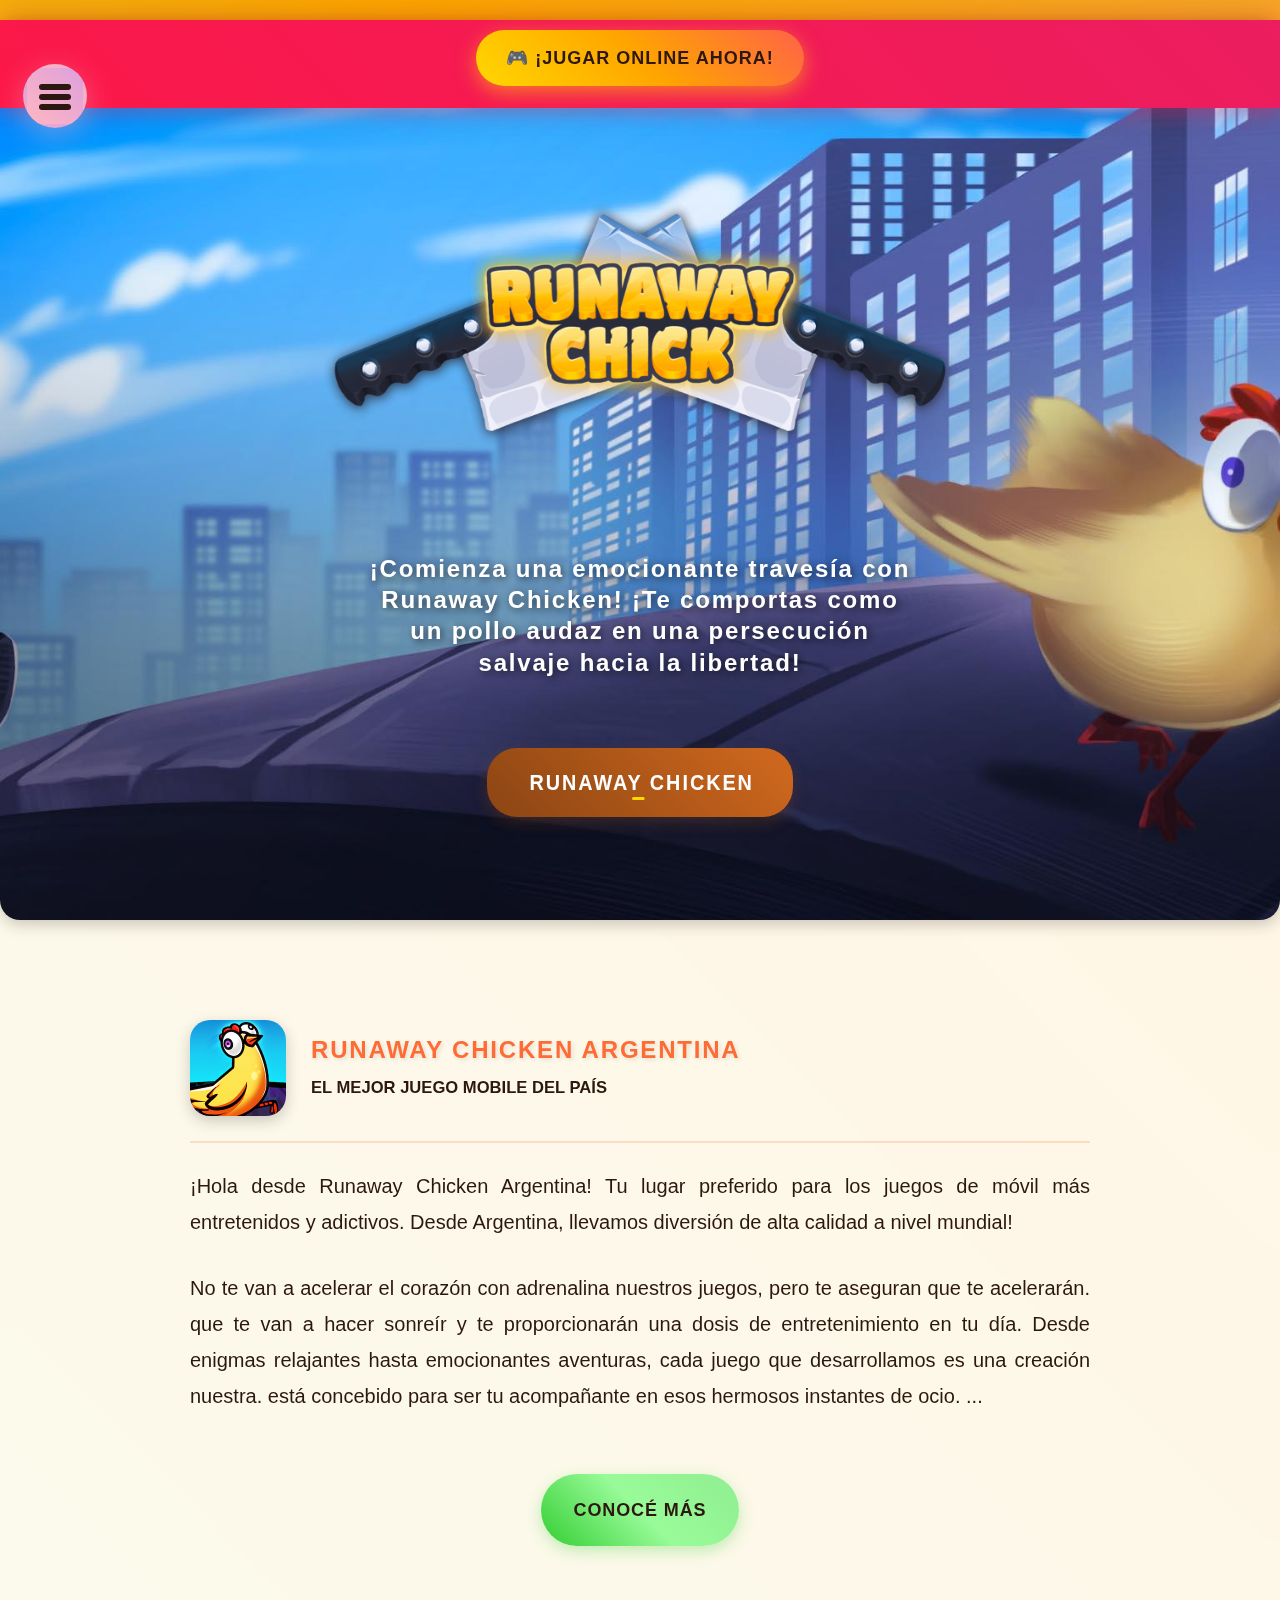
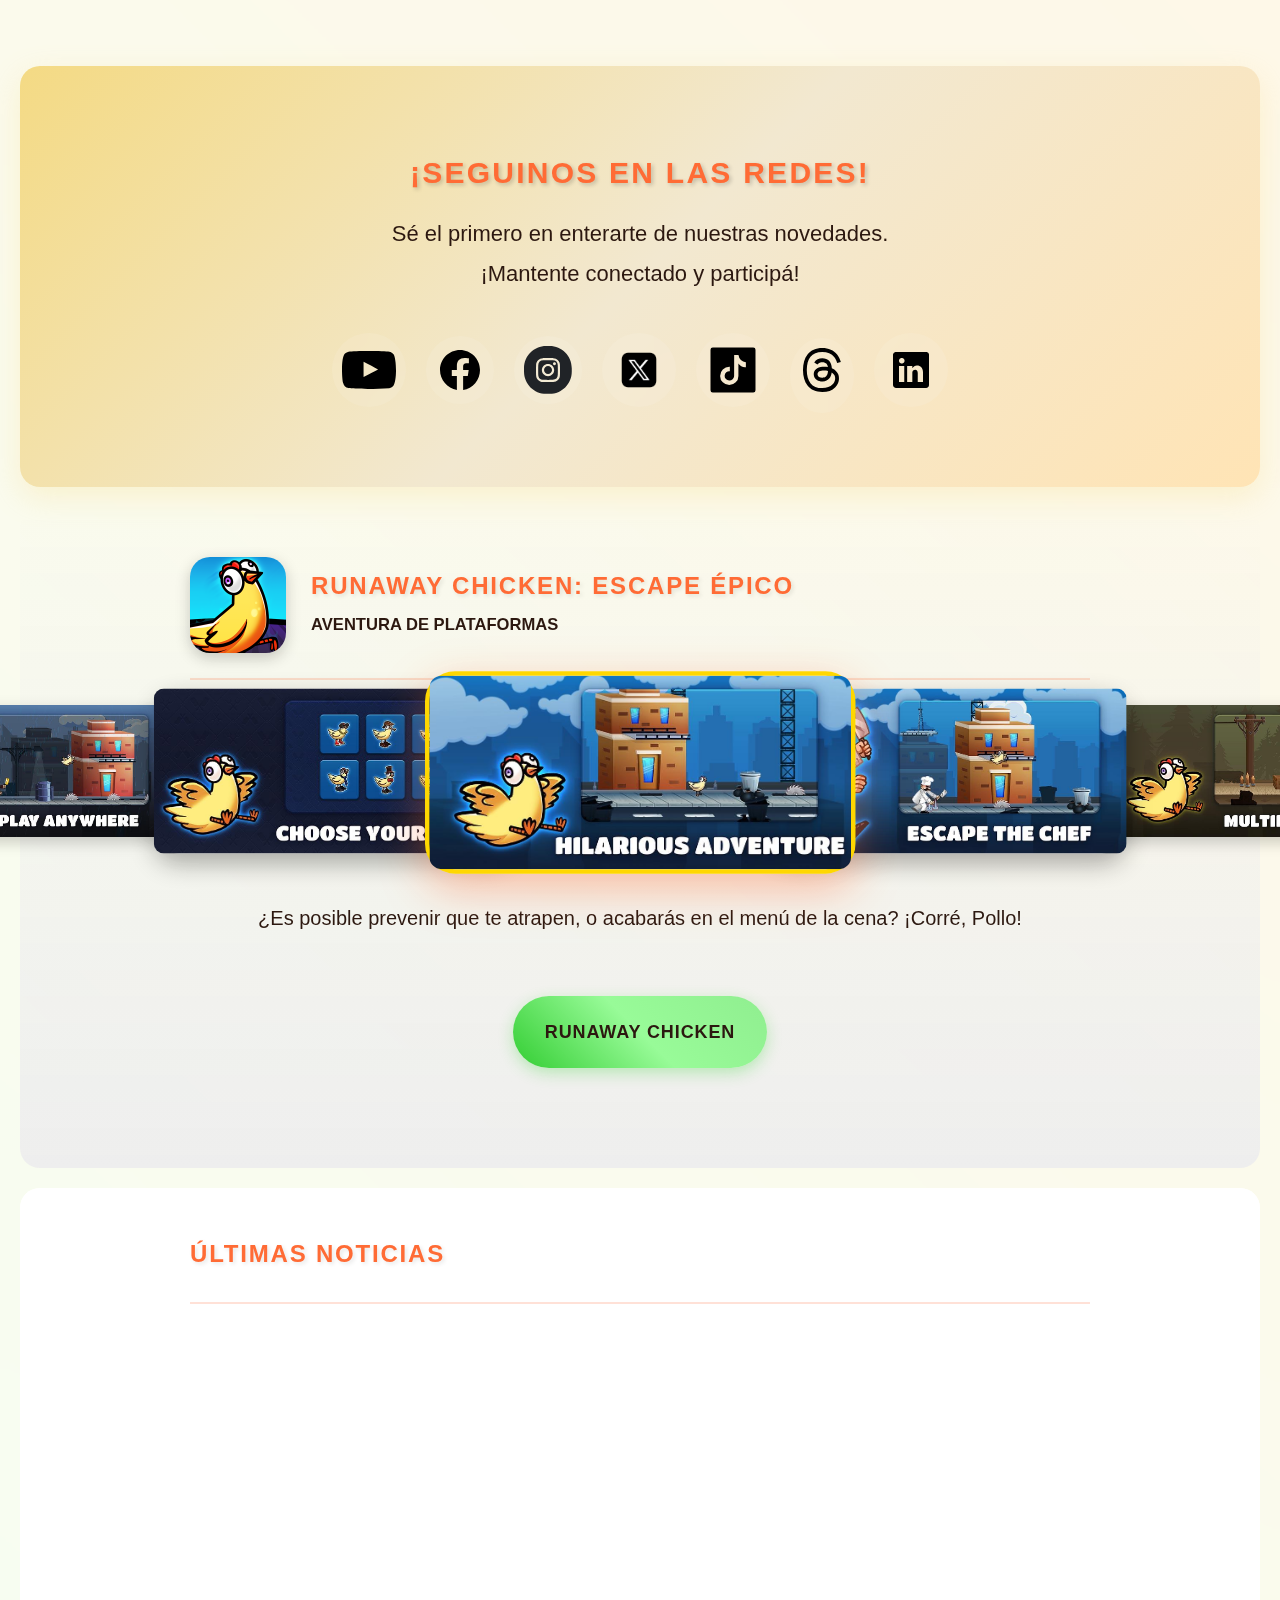
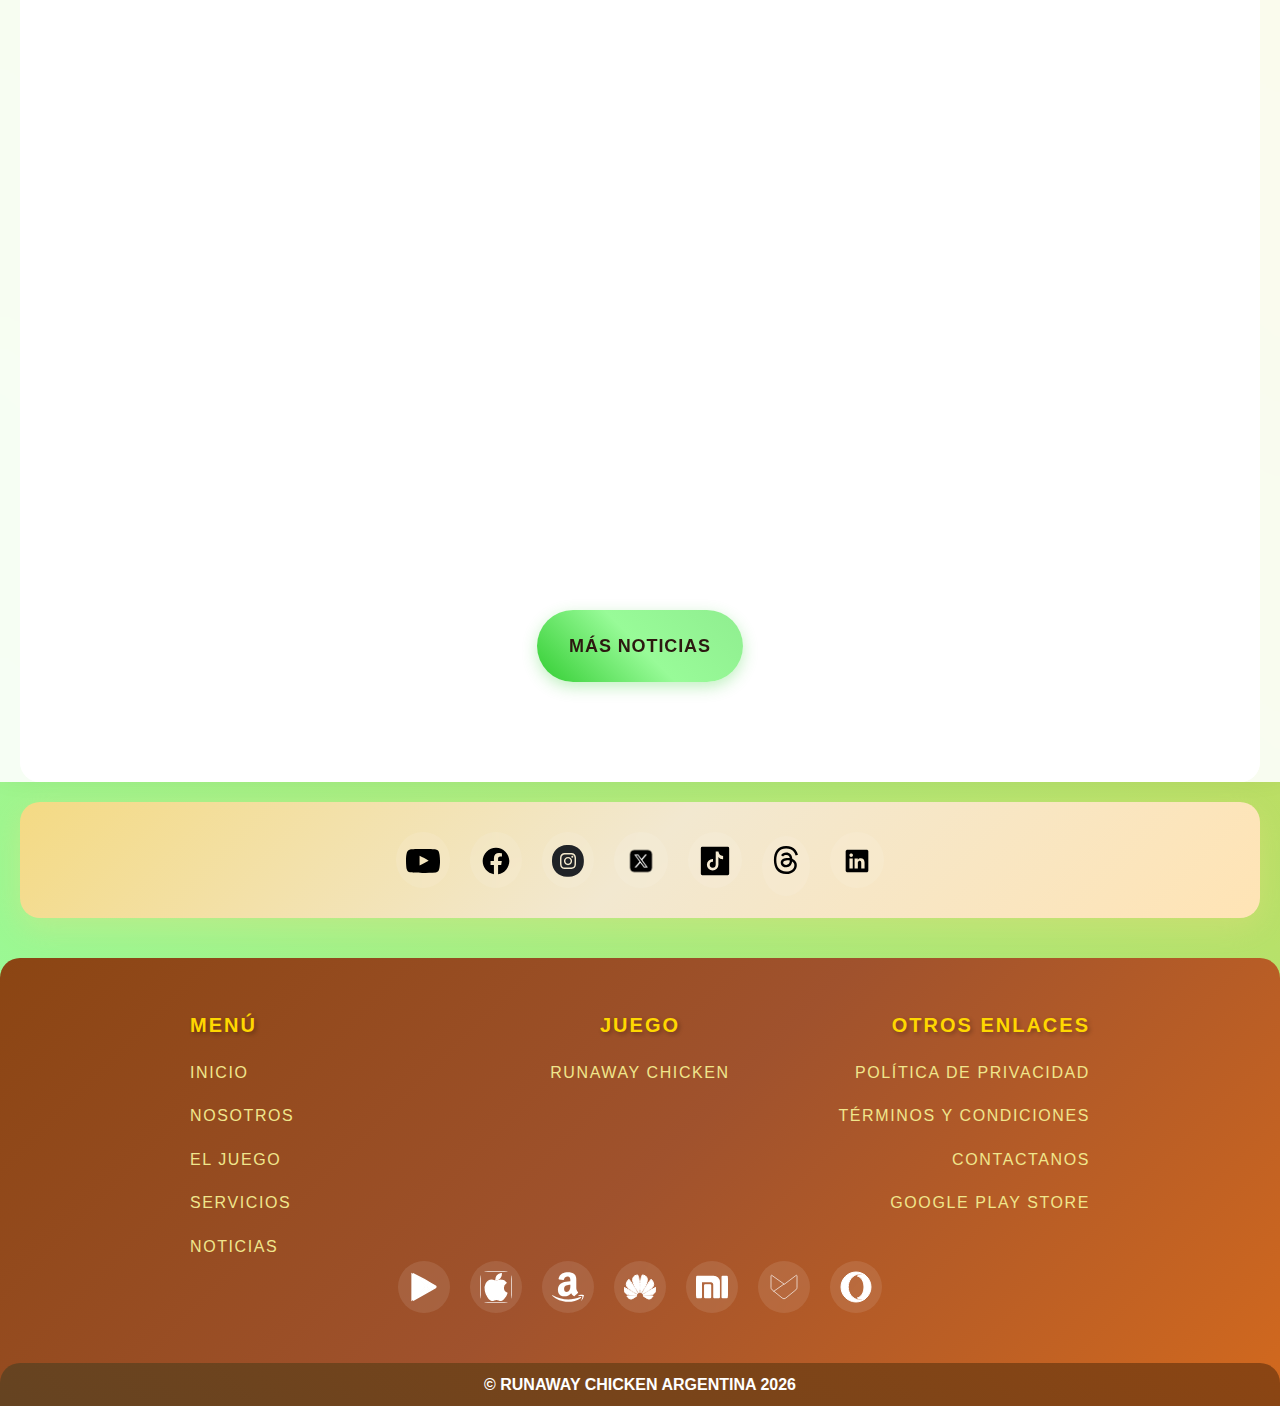
<file: index.html>
<!DOCTYPE html>
<html lang="es-AR">
<head>
    <meta charset="utf-8">
    <meta name="format-detection" content="telephone=no">
    <title>Runaway Chicken Argentina - El Mejor Juego de Aventuras Mobile</title>
    <link rel="stylesheet" href="style.css">
    <link rel="apple-touch-icon" sizes="180x180" href="/favicon/apple-touch-icon.png">
    <link rel="icon" type="image/png" sizes="32x32" href="/favicon/favicon-32x32.png">
    <link rel="icon" type="image/png" sizes="16x16" href="/favicon/favicon-16x16.png">
    <link rel="icon" type="image/png" href="images/favicon.png">
    <meta name="viewport" content="width=device-width, initial-scale=1">
    <meta name="description" content="Runaway Chicken: Escape Épico es el juego mobile de aventuras y plataformas más divertido de Argentina. ¡Descargalo gratis!">
    <meta name="keywords" content="Runaway Chicken, Juego, Mobile, Argentina, Aventura, Plataforma, Pollo, Escape, Gratis">
    <meta name="robots" content="index, follow">
    <link rel="stylesheet" href="swipper.css">
    <meta property="og:title" content="Runaway Chicken Argentina - El Mejor Juego de Aventuras Mobile">
    <meta property="og:description" content="Runaway Chicken: Escape Épico es el juego mobile de aventuras y plataformas más divertido de Argentina. ¡Descargalo gratis!">
    <meta property="og:type" content="website">
    <meta property="og:url" content="https://zeltrivox.com/">
    <meta property="og:image" content="https://zeltrivox.com/images/logo.png">
    <meta property="og:site_name" content="Zeltrivox">
    <meta name="twitter:card" content="summary_large_image">
    <meta name="twitter:title" content="Runaway Chicken Argentina - El Mejor Juego de Aventuras Mobile">
    <meta name="twitter:description" content="Runaway Chicken: Escape Épico es el juego mobile de aventuras y plataformas más divertido de Argentina. ¡Descargalo gratis!">
    <meta name="twitter:image" content="https://zeltrivox.com/images/logo.png">
</head>

<body>
    <div id="cookie-banner" style="display:none;position:fixed;bottom:0;left:0;width:100vw;z-index:9999;background:rgba(44,24,16,0.98);color:#fff;padding:24px 16px 16px 16px;box-shadow:0 -4px 24px rgba(0,0,0,0.15);font-size:18px;line-height:1.5;">
      <div style="max-width:700px;margin:0 auto;display:flex;flex-direction:column;align-items:center;">
        <span style="margin-bottom:12px;">Empleamos cookies para optimizar el desempeño del sitio y estudiar el tráfico.  Al seguir navegando, aceptas nuestra política de cookies. <a href='politica-privacidad.html' style='color:#FFD700;text-decoration:underline;'>Política de Privacidad</a>.</span>
        <div style="display:flex;gap:16px;">
          <button id="cookie-accept" style="background:#FFD700;color:#2C1810;padding:10px 28px;border:none;border-radius:6px;font-size:16px;font-weight:bold;cursor:pointer;">Aceptar</button>
          <button id="cookie-decline" style="background:#fff;color:#2C1810;padding:10px 28px;border:none;border-radius:6px;font-size:16px;font-weight:bold;cursor:pointer;">Rechazar</button>
        </div>
      </div>
    </div>
    <div class="wrapper">
        <header id="header" class="header">
            <div class="header__top">
                <a href="#" class="btn-menu">
                    <span></span>
                    <span></span>
                    <span></span>
                </a>
            </div>
            
            <div class="header__inner">
                <div class="header__middle">
                    <nav class="nav">
                        <ul>
                            <li><a href="/" class="nuxt-link-active"><span>Inicio</span></a></li>
                            <li><a href="nosotros.html"><span>Nosotros</span></a></li>
                            <li><a href="juego.html"><span>El Juego</span></a></li>
                            <li><a href="servicios.html"><span>Servicios</span></a></li>
                            <li><a href="noticias.html"><span>Noticias</span></a></li>
                            <li><a href="contacto.html"><span>Contactanos</span></a></li>
                        </ul>
                    </nav>
                </div>
                
                <div class="header__bottom">
                    <a href="/"><img src="images/logo.png" alt="Runaway Chicken Argentina logo" width="48" height="48"></a>
                </div>
            </div>
        </header>

        <main class="main">
         
            <div class="swiper js-swiper-main swiper-initialized swiper-horizontal swiper-pointer-events swiper-backface-hidden">
                <div class="swiper-wrapper">
                    <div class="intro swiper-slide swiper-slide-active">
                        <div class="intro__forground intro__forground--no-fade">
                            <div class="intro__content">
                                <div class="intro__image">
                                    <img src="images/temp/banners/title-runaway.png" alt="Runaway Chicken Banner">
                                </div>
                                <h2 class="intro__title-primary">
                                    ¡Comienza una emocionante travesía con Runaway Chicken!  ¡Te comportas como un pollo audaz en una persecución salvaje hacia la libertad!
                                </h2>
                                <div class="intro__foot">
                                    <a href="juego.html" class="btn-link"><span>Runaway Chicken</span></a>
                                </div>
                            </div>
                        </div>
                        <div class="intro__background">
                            <img src="images/temp/banners/banner-runaway.jpg" alt="Runaway Chicken Banner Oficial">
                        </div>
                    </div>
                </div>
              
            </div>
               <div class="cta-banner">
                <a href="https://play.google.com/store/apps/details?id=com.udarstudio.chickenrun" class="cta-main-btn">
                    🎮 ¡JUGAR ONLINE AHORA!
                </a>
            </div>

            <section id="elestudio" class="section">
                <div class="shell">
                    <article class="article">
                        <div class="article__content">
                            <header class="article__head article--flex">
                                <div class="article__image">
                                    <img src="images/logo-192.png" alt="Runaway Chicken Argentina Icon" width="96" height="96">
                                </div>
                                <div class="article__content">
                                    <h1 class="article__title">Runaway Chicken Argentina</h1>
                                    <h5 class="article__subtitle">El Mejor Juego Mobile del País</h5>
                                </div>
                            </header>
                            <div class="article__body">
                                <div class="article__entry">
                                    <p>
                                        ¡Hola desde Runaway Chicken Argentina!  Tu lugar preferido para los juegos de móvil más entretenidos y adictivos. 
                                        Desde Argentina, llevamos diversión de alta calidad a nivel mundial!
                                    </p>
                                    <p>
                                        No te van a acelerar el corazón con adrenalina nuestros juegos, pero te aseguran que te acelerarán. 
                                        que te van a hacer sonreír y te proporcionarán una dosis de entretenimiento en tu día. 
                                        Desde enigmas relajantes hasta emocionantes aventuras, cada juego que desarrollamos es una creación nuestra. 
                                        está concebido para ser tu acompañante en esos hermosos instantes de ocio.
                                    ...</p>
                                </div>
                            </div>
                            <div class="article__actions">
                                <a href="nosotros.html" class="btn-small">Conocé Más</a>
                            </div>
                        </div>
                    </article>
                </div>
            </section>
            

            <section id="redes" class="section section--colour section--medium">
                <div class="shell">
                    <div class="contacts">
                        <div class="contacts__col">
                            <h2 class="contacts__title">¡Seguinos en las redes!</h2>
                            <p class="contacts__entry">
                                Sé el primero en enterarte de nuestras novedades.<br>¡Mantente conectado y participá!
                            </p>
                        </div>
                        <div class="contacts__col">
                            <div class="socials">
                                <ul>
                                    <li><a href="https://www.youtube.com/channel/UC2T56QIR4Um-3L4v1oF-Tdw" target="_blank" rel="nofollow" class="socials__item"><img src="images/youtube.svg" width="54" height="54" alt="Runaway Chicken Youtube"></a></li>
                                    <li><a href="https://www.facebook.com/udarstudio/" target="_blank" rel="nofollow" class="socials__item"><img src="images/fb-icon.svg" width="48" height="48" alt="Runaway Chicken Facebook"></a></li>
                                    <li><a href="https://www.instagram.com/udarstudio/" target="_blank" rel="nofollow" class="socials__item"><img src="images/insta-icon.svg" width="48" height="48" alt="Runaway Chicken Instagram"></a></li>
                                    <li><a href="https://twitter.com/UdarStudio" target="_blank" rel="nofollow" class="socials__item"><img src="images/twitter-icon.png" width="54" height="54" alt="Runaway Chicken Twitter"></a></li>
                                    <li><a href="https://www.tiktok.com/@udarstudio" target="_blank" rel="nofollow" class="socials__item"><img src="images/tiktok-icon.svg" width="54" height="54" alt="Runaway Chicken TikTok"></a></li>
                                    <li style="width: 64px; height: 64px;">
                                        <a href="https://www.threads.net/@udarstudio" target="_blank" rel="nofollow" class="socials__item">
                                        <svg aria-label="Threads" class="x1ypdohk x13dflua x11xpdln xk4oym4 xus2keu" fill="var(--barcelona-primary-icon)" height="100%" role="img" viewBox="0 0 192 192" width="100%" xmlns="http://www.w3.org/2000/svg"><path d="M141.537 88.9883C140.71 88.5919 139.87 88.2104 139.019 87.8451C137.537 60.5382 122.616 44.905 97.5619 44.745C97.4484 44.7443 97.3355 44.7443 97.222 44.7443C82.2364 44.7443 69.7731 51.1409 62.102 62.7807L75.881 72.2328C81.6116 63.5383 90.6052 61.6848 97.2286 61.6848C97.3051 61.6848 97.3819 61.6848 97.4576 61.6855C105.707 61.7381 111.932 64.1366 115.961 68.814C118.893 72.2193 120.854 76.925 121.825 82.8638C114.511 81.6207 106.601 81.2385 98.145 81.7233C74.3247 83.0954 59.0111 96.9879 60.0396 116.292C60.5615 126.084 65.4397 134.508 73.775 140.011C80.8224 144.663 89.899 146.938 99.3323 146.423C111.79 145.74 121.563 140.987 128.381 132.296C133.559 125.696 136.834 117.143 138.28 106.366C144.217 109.949 148.617 114.664 151.047 120.332C155.179 129.967 155.42 145.8 142.501 158.708C131.182 170.016 117.576 174.908 97.0135 175.059C74.2042 174.89 56.9538 167.575 45.7381 153.317C35.2355 139.966 29.8077 120.682 29.6052 96C29.8077 71.3178 35.2355 52.0336 45.7381 38.6827C56.9538 24.4249 74.2039 17.11 97.0132 16.9405C119.988 17.1113 137.539 24.4614 149.184 38.788C154.894 45.8136 159.199 54.6488 162.037 64.9503L178.184 60.6422C174.744 47.9622 169.331 37.0357 161.965 27.974C147.036 9.60668 125.202 0.195148 97.0695 0H96.9569C68.8816 0.19447 47.2921 9.6418 32.7883 28.0793C19.8819 44.4864 13.2244 67.3157 13.0007 95.9325L13 96L13.0007 96.0675C13.2244 124.684 19.8819 147.514 32.7883 163.921C47.2921 182.358 68.8816 191.806 96.9569 192H97.0695C122.03 191.827 139.624 185.292 154.118 170.811C173.081 151.866 172.51 128.119 166.26 113.541C161.776 103.087 153.227 94.5962 141.537 88.9883ZM98.4405 129.507C88.0005 130.095 77.1544 125.409 76.6196 115.372C76.2232 107.93 81.9158 99.626 99.0812 98.6368C101.047 98.5234 102.976 98.468 104.871 98.468C111.106 98.468 116.939 99.0737 122.242 100.233C120.264 124.935 108.662 128.946 98.4405 129.507Z"></path></svg>
                                       </a></li>
                                    <li><a href="https://www.linkedin.com/company/udar-studio" target="_blank" rel="nofollow" class="socials__item"><img src="images/linkedin-icon.svg" width="54" height="54" alt="Runaway Chicken Linkedin"></a></li>
                                </ul>
                            </div>
                        </div>
                    </div>
                </div>
            </section>

            <section id="runaway-chicken" class="section section--slider">
                <div class="shell">
                    <article class="article">
                        <div class="article__content">
                            <header class="article__head article--flex">
                                <div class="article__image">
                                    <img src="images/runaway-icon.png" alt="Runaway Chicken Icon" width="96" height="96">
                                </div>
                                <div class="article__content">
                                    <h2 class="article__title">Runaway Chicken: Escape Épico</h2>
                                    <h5 class="article__subtitle">Aventura de Plataformas</h5>
                                </div>
                            </header>
                            
                            <div class="swiper js-swiper-hor js-swiper-hor--horizontal swiper-initialized swiper-horizontal swiper-pointer-events">
                                <div class="swiper-wrapper">
                                    <div class="swiper-slide"><img src="images/temp/1.jpg" width="540" height="910" alt="Runaway Chicken es una Aventura Divertida"></div>
                                    <div class="swiper-slide"><img src="images/temp/2.jpg" width="540" height="910" alt="Escapá del Chef en Runaway Chicken"></div>
                                    <div class="swiper-slide"><img src="images/temp/3.jpg" width="540" height="910" alt="Hay múltiples zonas que hay que pasar"></div>
                                    <div class="swiper-slide"><img src="images/temp/4.jpg" width="540" height="910" alt="Hay niveles desafiantes en Runaway Chicken"></div>
                                    <div class="swiper-slide"><img src="images/temp/5.jpg" width="540" height="910" alt="Cada Zona tiene una atmósfera única"></div>
                                    <div class="swiper-slide"><img src="images/temp/6.jpg" width="540" height="910" alt="Tenés que evitar obstáculos con tu pollo"></div>
                                    <div class="swiper-slide"><img src="images/temp/7.jpg" width="540" height="910" alt="Diferentes modos en Runaway Chicken"></div>
                                    <div class="swiper-slide"><img src="images/temp/8.jpg" width="540" height="910" alt="Amigable para el avión ya que este juego no requiere conexión a internet"></div>
                                    <div class="swiper-slide"><img src="images/temp/9.jpg" width="540" height="910" alt="Elegí entre diferentes aspectos para tu pollo"></div>
                                </div>
                            </div>
                            
                            <div class="article__body">
                                <div class="article__entry article--center">
                                    <p>¿Es posible prevenir que te atrapen, o acabarás en el menú de la cena?  ¡Corré, Pollo!</p>
                                </div>
                            </div>
                            
                            <div class="article__actions">
                                <a href="juego.html" class="btn-small">Runaway Chicken</a>
                            </div>
                        </div>
                    </article>
                </div>
            </section>

            <section id="noticias" class="section section--white">
                <div class="shell">
                    <div class="article">
                        <div class="article__content">
                            <header class="article__head article--flex">
                                <div class="article__content">
                                    <h2 class="article__title">Últimas Noticias</h2>
                                </div>
                            </header>
                            
                            <div class="article__body">
                                <article class="article-news">
                                    <div class="article-news__image">
                                        <a href="noticias.html">
                                            <img src="images/temp/news/runaway-chicken-196-release.jpg" alt="Nueva Versión 1.9.6 disponible para Runaway Chicken">
                                        </a>
                                    </div>
                                    <div class="article-news__content">
                                        <div class="article-news__head">
                                            <h3 class="article-news__title">
                                                <a href="noticias.html">Runaway Chicken - ¡La Actualización Más Grande Ya Está Disponible!</a>
                                            </h3>
                                        </div>
                                        <div class="article-news__body">
                                            <p>
                                                La versión renovada de Runaway Chicken:  Escape Épico ya está accesible en el sitio web. 
                                                 Apple App Store y Google Play.  Esta importante actualización contiene varias mejoras. 
                                                 interfaz, nuevo sistema de mejoras con tres buffs adicionales, y una economía más eficiente. 
                                                 la partida con más monedas.  ¡Actualiza ahora y disfruta de las nuevas funciones!
                                            </p>
                                        </div>
                                        <div class="article-news__date">05.08.2024</div>
                                    </div>
                                </article>

                                <article class="article-news">
                                    <div class="article-news__image">
                                        <a href="noticias.html">
                                            <img src="images/temp/news/runaway-release.jpg" alt="Banner de Lanzamiento Runaway Chicken">
                                        </a>
                                    </div>
                                    <div class="article-news__content">
                                        <div class="article-news__head">
                                            <h3 class="article-news__title">
                                                <a href="noticias.html">Lanzamiento de Runaway Chicken</a>
                                            </h3>
                                        </div>
                                        <div class="article-news__body">
                                            <p>
                                                ¡Nos complace informar sobre el lanzamiento de Runaway Chicken! 
                                                Impacta en las plumas de un pollo audaz que huye de un chef furioso. 
                                                en una metrópolis animada.  Esquiva barreras, navegá por vías saturadas, 
                                                y vence al incansable cocinero en este apasionante juego de escape. 
                                                ¿Por cuánto tiempo puedes prevenir que te arresten?
                                            </p>
                                        </div>
                                        <div class="article-news__date">09.06.2024</div>
                                    </div>
                                </article>
                            </div>
                            
                            <div class="article__actions">
                                <a href="noticias.html" class="btn-small">Más Noticias</a>
                            </div>
                        </div>
                    </div>
                </div>
            </section>
        </main>

        <div>
            <section class="section section--colour section--thin">
                <div class="shell">
                    <div class="socials socials--small">
                        <ul>
                            <li><a href="https://www.youtube.com/channel/UC2T56QIR4Um-3L4v1oF-Tdw" target="_blank" rel="nofollow" class="socials__item"><img src="images/youtube.svg" width="34" height="34" alt="Runaway Chicken Youtube"></a></li>
                            <li><a href="https://www.facebook.com/udarstudio/" target="_blank" rel="nofollow" class="socials__item"><img src="images/fb-icon.svg" width="32" height="32" alt="Runaway Chicken Facebook"></a></li>
                            <li><a href="https://www.instagram.com/udarstudio/" target="_blank" rel="nofollow" class="socials__item"><img src="images/insta-icon.svg" width="32" height="32" alt="Runaway Chicken Instagram"></a></li>
                            <li><a href="https://twitter.com/UdarStudio" target="_blank" rel="nofollow" class="socials__item"><img src="images/twitter-icon.png" width="34" height="34" alt="Runaway Chicken Twitter"></a></li>
                            <li><a href="https://www.tiktok.com/@udarstudio" target="_blank" rel="nofollow" class="socials__item"><img src="images/tiktok-icon.svg" width="34" height="34" alt="Runaway Chicken TikTok"></a></li>
                            <li style="width: 48px; height: 48px;">
                                <a href="https://www.threads.net/@udarstudio" target="_blank" rel="nofollow" class="socials__item">
                                <svg aria-label="Threads" class="x1ypdohk x13dflua x11xpdln xk4oym4 xus2keu" fill="var(--barcelona-primary-icon)" height="100%" role="img" viewBox="0 0 192 192" width="100%" xmlns="http://www.w3.org/2000/svg"><path d="M141.537 88.9883C140.71 88.5919 139.87 88.2104 139.019 87.8451C137.537 60.5382 122.616 44.905 97.5619 44.745C97.4484 44.7443 97.3355 44.7443 97.222 44.7443C82.2364 44.7443 69.7731 51.1409 62.102 62.7807L75.881 72.2328C81.6116 63.5383 90.6052 61.6848 97.2286 61.6848C97.3051 61.6848 97.3819 61.6848 97.4576 61.6855C105.707 61.7381 111.932 64.1366 115.961 68.814C118.893 72.2193 120.854 76.925 121.825 82.8638C114.511 81.6207 106.601 81.2385 98.145 81.7233C74.3247 83.0954 59.0111 96.9879 60.0396 116.292C60.5615 126.084 65.4397 134.508 73.775 140.011C80.8224 144.663 89.899 146.938 99.3323 146.423C111.79 145.74 121.563 140.987 128.381 132.296C133.559 125.696 136.834 117.143 138.28 106.366C144.217 109.949 148.617 114.664 151.047 120.332C155.179 129.967 155.42 145.8 142.501 158.708C131.182 170.016 117.576 174.908 97.0135 175.059C74.2042 174.89 56.9538 167.575 45.7381 153.317C35.2355 139.966 29.8077 120.682 29.6052 96C29.8077 71.3178 35.2355 52.0336 45.7381 38.6827C56.9538 24.4249 74.2039 17.11 97.0132 16.9405C119.988 17.1113 137.539 24.4614 149.184 38.788C154.894 45.8136 159.199 54.6488 162.037 64.9503L178.184 60.6422C174.744 47.9622 169.331 37.0357 161.965 27.974C147.036 9.60668 125.202 0.195148 97.0695 0H96.9569C68.8816 0.19447 47.2921 9.6418 32.7883 28.0793C19.8819 44.4864 13.2244 67.3157 13.0007 95.9325L13 96L13.0007 96.0675C13.2244 124.684 19.8819 147.514 32.7883 163.921C47.2921 182.358 68.8816 191.806 96.9569 192H97.0695C122.03 191.827 139.624 185.292 154.118 170.811C173.081 151.866 172.51 128.119 166.26 113.541C161.776 103.087 153.227 94.5962 141.537 88.9883ZM98.4405 129.507C88.0005 130.095 77.1544 125.409 76.6196 115.372C76.2232 107.93 81.9158 99.626 99.0812 98.6368C101.047 98.5234 102.976 98.468 104.871 98.468C111.106 98.468 116.939 99.0737 122.242 100.233C120.264 124.935 108.662 128.946 98.4405 129.507Z"></path></svg>
                               </a></li>
                            <li><a href="https://www.linkedin.com/company/udar-studio" target="_blank" rel="nofollow" class="socials__item"><img src="images/linkedin-icon.svg" width="34" height="34" alt="Runaway Chicken Linkedin"></a></li>
                        </ul>
                    </div>
                </div>
            </section>
            
            <footer class="footer">
                <div class="footer__body">
                    <div class="shell">
                        <div class="footer__nav">
                            <div class="footer__columns">
                                <div class="footer__col">
                                    <ul>
                                        <li><h4 class="footer__title">Menú</h4></li>
                                        <li><a href="/"><span>Inicio</span></a></li>
                                        <li><a href="nosotros.html"><span>Nosotros</span></a></li>
                                        <li><a href="juego.html"><span>El Juego</span></a></li>
                                        <li><a href="servicios.html"><span>Servicios</span></a></li>
                                        <li><a href="noticias.html"><span>Noticias</span></a></li>
                                    </ul>
                                </div>
                                <div class="footer__col">
                                    <ul>
                                        <li><h4 class="footer__title">Juego</h4></li>
                                        <li><a href="juego.html"><span>Runaway Chicken</span></a></li>
                                    </ul>
                                </div>
                                <div class="footer__col">
                                    <ul>
                                        <li><h4 class="footer__title">Otros Enlaces</h4></li>
                                        <li><a href="politica-privacidad.html"><span>Política de Privacidad</span></a></li>
                                        <li><a href="terminos.html"><span>Términos y Condiciones</span></a></li>
                                        <li><a href="contacto.html"><span>Contactanos</span></a></li>
                                        <li><a href="https://play.google.com/store/apps/details?id=com.udarstudio.chickenrun" target="_blank" rel="nofollow"><span>Google Play Store</span></a></li>
                                    </ul>
                                </div>
                            </div>
                        </div>
                        
                        <div class="socials socials--small">
                            <ul>
                                <li><a href="https://play.google.com/store/apps/details?id=com.udarstudio.chickenrun"><img src="images/gplay-icon-white.svg" width="32" height="32" alt="Google Play" target="_blank" rel="nofollow"></a></li>
                                <li><a href="https://apps.apple.com/us/app/runaway-chick/id6477134175"><img src="images/apple-logo-white.svg" width="32" height="32" alt="Apple App Store" target="_blank" rel="nofollow"></a></li>
                                <li><a href="https://www.amazon.com/UdarStudio-Runaway-Chick/dp/B0D5DL233R/"><img src="images/amazon.svg" width="32" height="32" alt="Amazon App Store" target="_blank" rel="nofollow"></a></li>
                                <li><a href="https://appgallery.huawei.com/app/C111121603"><img src="images/huawei-logo.svg" width="32" height="32" alt="Huawei App Gallery" target="_blank" rel="nofollow"></a></li>
                                <li><a href="https://global.app.mi.com/details?lo=ES&la=en_US&id=com.udarstudio.chickenrun"><img src="images/xiaomi-icon.svg" width="32" height="32" alt="Xiaomi Mi App Mall" target="_blank" rel="nofollow"></a></li>
                                <li><a href="https://runaway-chick-epic-cartoon.en.aptoide.com/app"><img src="images/aptoide-icon.svg" width="32" height="32" alt="Aptoide" target="_blank" rel="nofollow"></a></li>
                                <li><a href="https://gx.games/games/1ia91x/runaway-chick-demo/"><img src="images/operagx-icon.svg" width="32" height="32" alt="GX.GAMES" target="_blank" rel="nofollow"></a></li>
                            </ul>
                        </div>
                    </div>
                </div>
                
                <div class="footer__bar">
                    <div class="shell">© Runaway Chicken Argentina <span id="js-get-year">2024</span></div>
                </div>
            </footer>
        </div>
    </div>

    <script src="script.js"></script>
    <script src="swipper.js"></script>
  
</body>
</html>
</file>
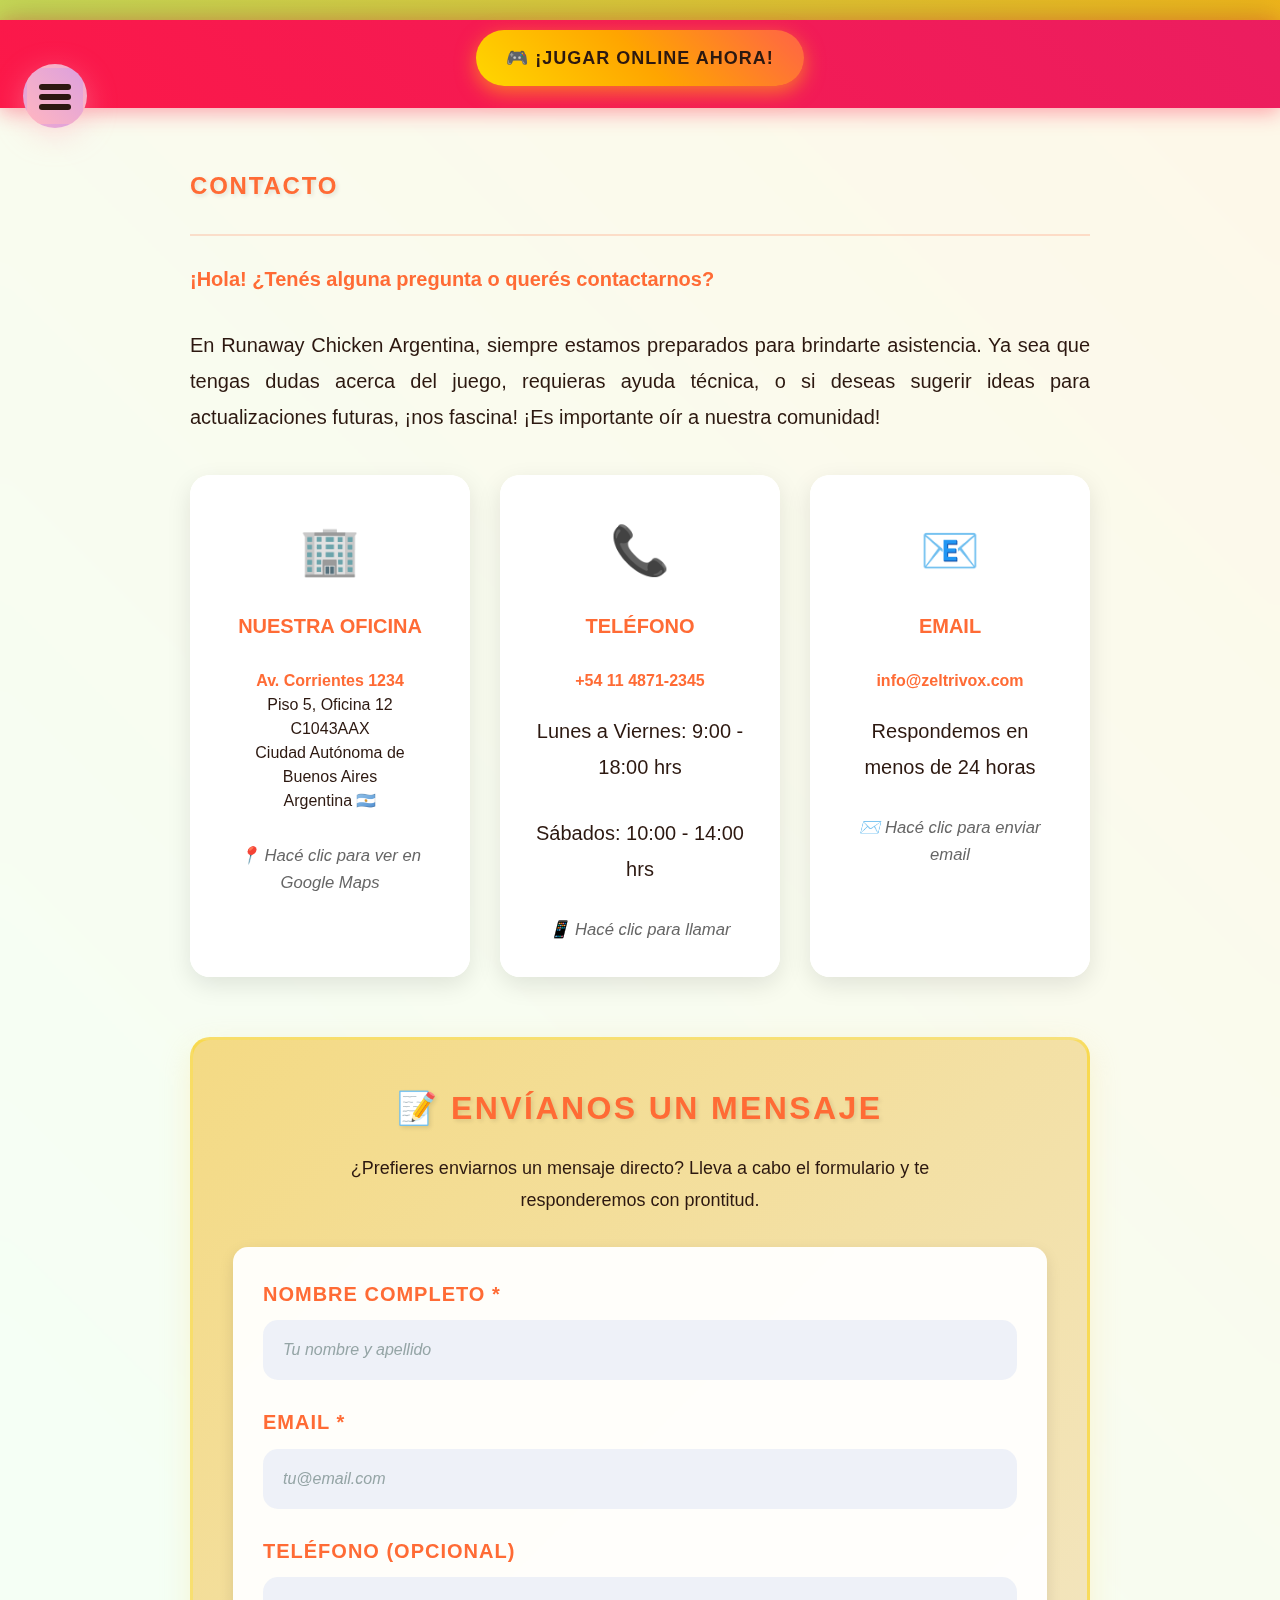
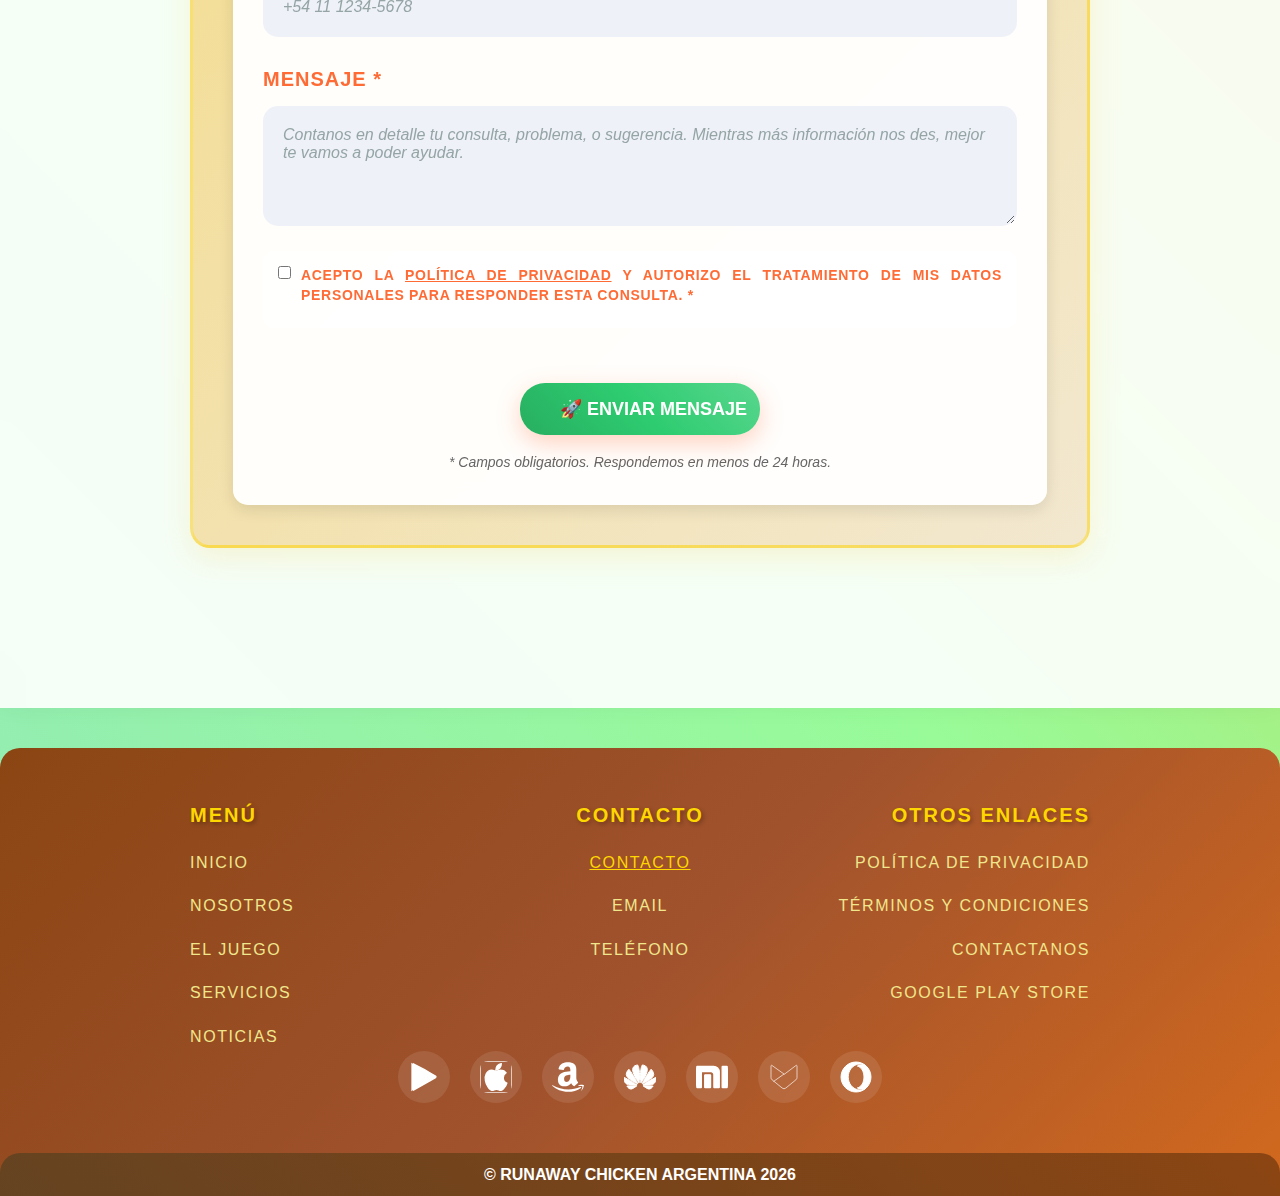
<file: contacto.html>
<!DOCTYPE html>
<html lang="es-AR">
<head>
    <meta charset="utf-8">
    <meta name="format-detection" content="telephone=no">
    <title>Contacto - Runaway Chicken Argentina</title>
    <link rel="stylesheet" href="style.css">
 
    <link rel="icon" type="image/png" href="images/favicon.png">
    <meta name="viewport" content="width=device-width, initial-scale=1">
    <meta name="description" content="Contactá con Runaway Chicken Argentina. Encontranos en Buenos Aires o escribinos para consultas sobre el juego.">
    <meta name="keywords" content="Contacto, Runaway Chicken, Argentina, Buenos Aires, Soporte, Ayuda">
    <meta name="robots" content="index, follow">
    <meta property="og:title" content="Contacto - Runaway Chicken Argentina">
    <meta property="og:description" content="Contactá con Runaway Chicken Argentina. Encontranos en Buenos Aires o escribinos para consultas sobre el juego.">
    <meta property="og:type" content="website">
    <meta property="og:url" content="https://zeltrivox.com/contacto.html">
    <meta property="og:image" content="https://zeltrivox.com/images/logo.png">
    <meta property="og:site_name" content="Zeltrivox">
    <meta name="twitter:card" content="summary_large_image">
    <meta name="twitter:title" content="Contacto - Runaway Chicken Argentina">
    <meta name="twitter:description" content="Contactá con Runaway Chicken Argentina. Encontranos en Buenos Aires o escribinos para consultas sobre el juego.">
    <meta name="twitter:image" content="https://zeltrivox.com/images/logo.png">
</head>

<body>
    <div id="cookie-banner" style="display:none;position:fixed;bottom:0;left:0;width:100vw;z-index:9999;background:rgba(44,24,16,0.98);color:#fff;padding:24px 16px 16px 16px;box-shadow:0 -4px 24px rgba(0,0,0,0.15);font-size:18px;line-height:1.5;">
        <div style="max-width:700px;margin:0 auto;display:flex;flex-direction:column;align-items:center;">
          <span style="margin-bottom:12px;">Empleamos cookies para optimizar el desempeño del sitio y estudiar el tráfico.  Al seguir navegando, aceptas nuestra política de cookies. <a href='politica-privacidad.html' style='color:#FFD700;text-decoration:underline;'>Política de Privacidad</a>.</span>
          <div style="display:flex;gap:16px;">
            <button id="cookie-accept" style="background:#FFD700;color:#2C1810;padding:10px 28px;border:none;border-radius:6px;font-size:16px;font-weight:bold;cursor:pointer;">Aceptar</button>
            <button id="cookie-decline" style="background:#fff;color:#2C1810;padding:10px 28px;border:none;border-radius:6px;font-size:16px;font-weight:bold;cursor:pointer;">Rechazar</button>
          </div>
        </div>
      </div>
    <div class="wrapper">
        <header id="header" class="header">
            <div class="header__top">
                <a href="#" class="btn-menu">
                    <span></span>
                    <span></span>
                    <span></span>
                </a>
            </div>
            
            <div class="header__inner">
                <div class="header__middle">
                    <nav class="nav">
                        <ul>
                            <li><a href="/"><span>Inicio</span></a></li>
                            <li><a href="nosotros.html"><span>Nosotros</span></a></li>
                            <li><a href="juego.html"><span>El Juego</span></a></li>
                            <li><a href="servicios.html"><span>Servicios</span></a></li>
                            <li><a href="noticias.html"><span>Noticias</span></a></li>
                            <li><a href="contacto.html"><span>Contactanos</span></a></li>
                        </ul>
                    </nav>
                </div>
                
                <div class="header__bottom">
                    <a href="/"><img src="images/logo.png" alt="Runaway Chicken Argentina logo" width="48" height="48"></a>
                </div>
            </div>
        </header>

        <main class="main">
            <div class="cta-banner">
                <a href="https://play.google.com/store/apps/details?id=com.udarstudio.chickenrun" class="cta-main-btn">
                    🎮 ¡JUGAR ONLINE AHORA!
                </a>
            </div>

            <section class="section">
                <div class="shell">
                    <article class="article article--gutter-top">
                        <div class="article__content">
                            <header class="article__head">
                                <h1 class="article__title">Contacto</h1>
                            </header>
                            
                            <div class="article__body">
                                <div class="article__entry">
                                    <p><strong>¡Hola! ¿Tenés alguna pregunta o querés contactarnos?</strong></p>
                                    
                                    <p>
                                        En Runaway Chicken Argentina, siempre estamos preparados para brindarte asistencia. 
                                        Ya sea que tengas dudas acerca del juego, requieras ayuda técnica, 
                                        o si deseas sugerir ideas para actualizaciones futuras, ¡nos fascina! 
                                        ¡Es importante oír a nuestra comunidad!
                                    </p>

                                    <div class="contact-info-grid">
                                        
                                        <div class="contact-card contact-card--address">
                                            <div class="contact-card__icon">🏢</div>
                                            <h3>Nuestra Oficina</h3>
                                            <div class="contact-card__content">
                                                <a href="https://maps.google.com/?q=Av.+Corrientes+1234,+Piso+5,+Oficina+12,+C1043AAX,+Ciudad+Autónoma+de+Buenos+Aires,+Argentina" 
                                                   target="_blank" 
                                                   rel="noopener noreferrer" 
                                                   class="address-link">
                                                    <strong>Av. Corrientes 1234</strong><br>
                                                    Piso 5, Oficina 12<br>
                                                    C1043AAX<br>
                                                    Ciudad Autónoma de Buenos Aires<br>
                                                    Argentina 🇦🇷
                                                </a>
                                                <small>📍 Hacé clic para ver en Google Maps</small>
                                            </div>
                                        </div>

                                        <div class="contact-card contact-card--phone">
                                            <div class="contact-card__icon">📞</div>
                                            <h3>Teléfono</h3>
                                            <div class="contact-card__content">
                                                <a href="tel:+541148712345" class="phone-link">
                                                    <strong>+54 11 4871-2345</strong>
                                                </a>
                                                <p>Lunes a Viernes: 9:00 - 18:00 hrs</p>
                                                <p>Sábados: 10:00 - 14:00 hrs</p>
                                                <small>📱 Hacé clic para llamar</small>
                                            </div>
                                        </div>

                                        <div class="contact-card contact-card--email">
                                            <div class="contact-card__icon">📧</div>
                                            <h3>Email</h3>
                                            <div class="contact-card__content">
                                                <a href="mailto:info@zeltrivox.com" class="email-link">
                                                    <strong>info@zeltrivox.com</strong>
                                                </a>
                                                <p>Respondemos en menos de 24 horas</p>
                                                <small>✉️ Hacé clic para enviar email</small>
                                            </div>
                                        </div>

                                    </div>

                                    <div class="contact-form-section">
                                        <h2 class="contact-form-title">📝 Envíanos un Mensaje</h2>
                                        <p class="contact-form-subtitle">
                                            ¿Prefieres enviarnos un mensaje directo?  Lleva a cabo el formulario y te responderemos con prontitud.
                                        </p>

                                        <form class="form-contacts" id="contactForm" autocomplete="off">
                                            <input type="hidden" name="gclid" id="gclid-field">
                                            <div class="form-contacts__row">
                                                <label for="name">Nombre Completo *</label>
                                                <input type="text" name="name" id="name" class="field" required placeholder="Tu nombre y apellido">
                                            </div>
                                            
                                            <div class="form-contacts__row">
                                                <label for="email">Email *</label>
                                                <input type="email" id="email" name="email" class="field" required placeholder="tu@email.com">
                                            </div>
                                            
                                            <div class="form-contacts__row">
                                                <label for="phone">Teléfono (Opcional)</label>
                                                <input type="tel" id="phone" name="phone" class="field" placeholder="+54 11 1234-5678">
                                            </div>
                                            <div class="form-contacts__row">
                                                <label for="message">Mensaje *</label>
                                                <textarea name="message" id="message" class="field field--textarea" required 
                                                    placeholder="Contanos en detalle tu consulta, problema, o sugerencia. Mientras más información nos des, mejor te vamos a poder ayudar."></textarea>
                                            </div>
                                            
                                            <div class="form-contacts__row">
                                                <div class="privacy-notice">
                                                    <input type="checkbox" id="privacy" name="privacy" required>
                                                    <label for="privacy" class="privacy-label">
                                                        Acepto la <a href="politica-privacidad.html" target="_blank">Política de Privacidad</a> 
                                                        y autorizo el tratamiento de mis datos personales para responder esta consulta. *
                                                    </label>
                                                </div>
                                            </div>
                                            <div class="form-contacts__actions">
                                                <input type="submit" value="🚀 Enviar Mensaje" class="btn contact-submit-btn">
                                                <p class="form-help-text">
                                                    * Campos obligatorios. Respondemos en menos de 24 horas.
                                                </p>
                                            </div>
                                        </form>
                                    </div>
                                </div>
                            </div>
                        </div>
                    </article>
                </div>
            </section>
        </main>

        <footer class="footer">
            <div class="footer__body">
                <div class="shell">
                    <div class="footer__nav">
                        <div class="footer__columns">
                            <div class="footer__col">
                                <ul>
                                    <li><h4 class="footer__title">Menú</h4></li>
                                    <li><a href="/"><span>Inicio</span></a></li>
                                    <li><a href="nosotros.html"><span>Nosotros</span></a></li>
                                    <li><a href="juego.html"><span>El Juego</span></a></li>
                                    <li><a href="servicios.html"><span>Servicios</span></a></li>
                                    <li><a href="noticias.html"><span>Noticias</span></a></li>
                                </ul>
                            </div>
                            <div class="footer__col">
                                <ul>
                                    <li><h4 class="footer__title">Contacto</h4></li>
                                    <li><a href="contacto.html" class="active"><span>Contacto</span></a></li>
                                    <li><a href="mailto:info@zeltrivox.com"><span>Email</span></a></li>
                                    <li><a href="tel:+541148712345"><span>Teléfono</span></a></li>
                                </ul>
                            </div>
                            <div class="footer__col">
                                <ul>
                                    <li><h4 class="footer__title">Otros Enlaces</h4></li>
                                    <li><a href="politica-privacidad.html"><span>Política de Privacidad</span></a></li>
                                    <li><a href="terminos.html"><span>Términos y Condiciones</span></a></li>
                                    <li><a href="contacto.html"><span>Contactanos</span></a></li>
                                    <li><a href="https://play.google.com/store/apps/details?id=com.udarstudio.chickenrun" target="_blank" rel="nofollow"><span>Google Play Store</span></a></li>
                                </ul>
                            </div>
                        </div>
                    </div>
                    
                    <div class="socials socials--small">
                        <ul>
                            <li><a href="https://play.google.com/store/apps/details?id=com.udarstudio.chickenrun" target="_blank" rel="nofollow"><img src="images/gplay-icon-white.svg" width="32" height="32" alt="Google Play"></a></li>
                            <li><a href="https://apps.apple.com/us/app/runaway-chick/id6477134175" target="_blank" rel="nofollow"><img src="images/apple-logo-white.svg" width="32" height="32" alt="Apple App Store"></a></li>
                            <li><a href="https://www.amazon.com/UdarStudio-Runaway-Chick/dp/B0D5DL233R/" target="_blank" rel="nofollow"><img src="images/amazon.svg" width="32" height="32" alt="Amazon App Store"></a></li>
                            <li><a href="https://appgallery.huawei.com/app/C111121603" target="_blank" rel="nofollow"><img src="images/huawei-logo.svg" width="32" height="32" alt="Huawei App Gallery"></a></li>
                            <li><a href="https://global.app.mi.com/details?lo=ES&la=en_US&id=com.udarstudio.chickenrun" target="_blank" rel="nofollow"><img src="images/xiaomi-icon.svg" width="32" height="32" alt="Xiaomi Mi App Mall"></a></li>
                            <li><a href="https://runaway-chick-epic-cartoon.en.aptoide.com/app" target="_blank" rel="nofollow"><img src="images/aptoide-icon.svg" width="32" height="32" alt="Aptoide"></a></li>
                            <li><a href="https://gx.games/games/1ia91x/runaway-chick-demo/" target="_blank" rel="nofollow"><img src="images/operagx-icon.svg" width="32" height="32" alt="GX.GAMES"></a></li>
                        </ul>
                    </div>
                </div>
            </div>
            
            <div class="footer__bar">
                <div class="shell">© Runaway Chicken Argentina <span id="js-get-year">2024</span></div>
            </div>
        </footer>
    </div>

    <div id="formPopup" style="display:none;position:fixed;z-index:9999;left:0;top:0;width:100vw;height:100vh;background:rgba(0,0,0,.35);justify-content:center;align-items:center;">
        <div style="background:#fff;padding:2rem 1.5rem;border-radius:12px;box-shadow:0 8px 24px rgba(0,0,0,.15);max-width:350px;text-align:center;">
          <span id="formPopupMsg"></span>
          <br>
          <button onclick="document.getElementById('formPopup').style.display='none'" style="margin-top:1.5rem;padding:10px 30px;font-size:1rem;background:#ff9900;color:#fff;border:none;border-radius:5px;cursor:pointer;">
            OK
          </button>
        </div>
      </div>

    <script src="script.js"></script>
    
    <style>
        .contact-info-grid {
            display: grid;
            grid-template-columns: repeat(3, 1fr);
            gap: 30px;
            margin: 40px 0;
        }

        .contact-card {
            background: rgba(255, 255, 255, 0.95);
            padding: 30px;
            border-radius: 20px;
            box-shadow: 0 8px 25px rgba(0,0,0,0.1);
            backdrop-filter: blur(10px);
            border: 3px solid transparent;
            transition: all 0.3s ease;
            text-align: center;
        }

        .contact-card:hover {
            transform: translateY(-5px);
            box-shadow: 0 15px 35px rgba(0,0,0,0.15);
        }

        .contact-card--address:hover { border-color: rgba(52, 152, 219, 0.6); }
        .contact-card--phone:hover { border-color: rgba(46, 204, 113, 0.6); }
        .contact-card--email:hover { border-color: rgba(155, 89, 182, 0.6); }
        .contact-card--support:hover { border-color: rgba(241, 196, 15, 0.6); }
        .contact-card--business:hover { border-color: rgba(231, 76, 60, 0.6); }
        .contact-card--social:hover { border-color: rgba(255, 107, 53, 0.6); }

        .contact-card__icon {
            font-size: 48px;
            margin-bottom: 15px;
            animation: iconBounce 3s ease-in-out infinite;
        }

        @keyframes iconBounce {
            0%, 100% { transform: translateY(0); }
            50% { transform: translateY(-8px); }
        }

        .contact-card h3 {
            color: #FF6B35;
            font-size: 20px;
            margin-bottom: 15px;
            text-transform: uppercase;
        }

        .contact-card__content {
            line-height: 1.6;
        }

        .address-link, .phone-link, .email-link {
            display: inline-block;
            color: #2C1810;
            text-decoration: none;
            font-size: 16px;
            line-height: 1.5;
            padding: 10px;
            border-radius: 10px;
            transition: all 0.3s ease;
            margin-bottom: 10px;
        }

        .address-link:hover, .phone-link:hover, .email-link:hover {
            background: rgba(255, 107, 53, 0.1);
            color: #FF6B35;
            transform: scale(1.02);
        }

        .contact-card small {
            display: block;
            color: #666;
            font-style: italic;
            margin-top: 10px;
        }

        .social-contact-links {
            display: flex;
            flex-direction: column;
            gap: 10px;
            margin-bottom: 15px;
        }

        .social-contact-btn {
            display: flex;
            align-items: center;
            justify-content: center;
            gap: 8px;
            padding: 10px 15px;
            background: rgba(255, 255, 255, 0.8);
            border-radius: 20px;
            text-decoration: none;
            color: #2C1810;
            font-weight: bold;
            transition: all 0.3s ease;
            border: 2px solid transparent;
        }

        .social-contact-btn:hover {
            transform: translateY(-2px);
            box-shadow: 0 5px 15px rgba(0,0,0,0.1);
        }

        .social-contact-btn.instagram:hover { border-color: #E4405F; background: rgba(228, 64, 95, 0.1); }
        .social-contact-btn.tiktok:hover { border-color: #000000; background: rgba(0, 0, 0, 0.1); }
        .social-contact-btn.youtube:hover { border-color: #FF0000; background: rgba(255, 0, 0, 0.1); }

        .contact-form-section {
            margin: 60px 0;
            background: linear-gradient(135deg, #F4DA84, #F2E8D0);
            padding: 40px;
            border-radius: 20px;
            box-shadow: 0 10px 30px rgba(244, 218, 132, 0.3);
            border: 3px solid rgba(255, 215, 0, 0.4);
        }

        .contact-form-title {
            font-size: 32px;
            color: #FF6B35;
            text-align: center;
            margin-bottom: 15px;
            text-shadow: 2px 2px 4px rgba(0,0,0,0.1);
        }

        .contact-form-subtitle {
            text-align: center;
            font-size: 18px;
            color: #2C1810;
            margin-bottom: 30px;
            max-width: 600px;
            margin-left: auto;
            margin-right: auto;
        }

        .form-contacts {
            background: rgba(255, 255, 255, 0.95);
            padding: 30px;
            border-radius: 15px;
            backdrop-filter: blur(10px);
            box-shadow: 0 5px 15px rgba(0,0,0,0.1);
        }

        .privacy-notice, .newsletter-notice {
            display: flex;
            align-items: flex-start;
            gap: 10px;
            padding: 15px;
            background: rgba(255, 255, 255, 0.8);
            border-radius: 10px;
            margin: 10px 0;
        }

        .privacy-label, .newsletter-label {
            font-size: 14px;
            line-height: 1.4;
            color: #2C1810;
            margin: 0;
            cursor: pointer;
        }

        .privacy-label a {
            color: #FF6B35;
            text-decoration: underline;
        }

        .contact-submit-btn {
            background: linear-gradient(45deg, #27ae60, #2ecc71, #58d68d) !important;
            font-size: 18px !important;
            padding: 15px 40px !important;
            border-radius: 25px !important;
        }

        .contact-submit-btn:hover {
            background: linear-gradient(45deg, #219a52, #27ae60, #2ecc71) !important;
            transform: translateY(-3px);
            box-shadow: 0 8px 25px rgba(39, 174, 96, 0.4) !important;
        }

        .form-help-text {
            text-align: center;
            margin-top: 15px;
            color: #666;
            font-style: italic;
            font-size: 14px;
        }

        /* FAQ Section */
        .contact-faq-section {
            margin: 60px 0;
            background: rgba(255, 255, 255, 0.9);
            padding: 40px;
            border-radius: 20px;
            box-shadow: 0 8px 25px rgba(0,0,0,0.1);
            backdrop-filter: blur(10px);
        }

        .faq-title {
            font-size: 28px;
            color: #FF6B35;
            text-align: center;
            margin-bottom: 15px;
        }

        .faq-subtitle {
            text-align: center;
            color: #2C1810;
            margin-bottom: 30px;
        }

        .faq-grid {
            display: grid;
            grid-template-columns: repeat(auto-fit, minmax(300px, 1fr));
            gap: 25px;
        }

        .faq-item {
            background: rgba(255, 255, 255, 0.8);
            padding: 20px;
            border-radius: 15px;
            border-left: 4px solid #FF6B35;
            transition: all 0.3s ease;
        }

        .faq-item:hover {
            transform: translateX(5px);
            box-shadow: 0 5px 15px rgba(0,0,0,0.1);
        }

        .faq-item h4 {
            color: #FF6B35;
            font-size: 16px;
            margin-bottom: 10px;
        }

        .faq-item p {
            color: #2C1810;
            font-size: 14px;
            line-height: 1.5;
            margin: 0;
        }

        .faq-item a {
            color: #F7931E;
            text-decoration: underline;
        }

        .emergency-contact {
            margin: 40px 0;
            background: linear-gradient(135deg, #FFB6C1, #FFC0CB);
            padding: 25px;
            border-radius: 15px;
            text-align: center;
            border: 2px solid #FF69B4;
        }

        .emergency-contact h3 {
            color: #C41E3A;
            margin-bottom: 15px;
        }

        .emergency-email {
            display: inline-block;
            background: #fff;
            color: #C41E3A;
            padding: 12px 25px;
            border-radius: 20px;
            text-decoration: none;
            font-weight: bold;
            margin: 15px 0;
            transition: all 0.3s ease;
        }

        .emergency-email:hover {
            background: #C41E3A;
            color: #fff;
            transform: scale(1.05);
        }

        @media (max-width: 768px) {
            .contact-info-grid {
                grid-template-columns: 1fr;
                gap: 20px;
            }

            .contact-form-section,
            .contact-faq-section {
                padding: 25px;
                margin: 40px 0;
            }

            .contact-form-title {
                font-size: 24px;
            }

            .faq-grid {
                grid-template-columns: 1fr;
            }

            .social-contact-links {
                gap: 8px;
            }
        }
    </style>

<script>
    document.addEventListener('DOMContentLoaded', function() {
      function getGclidFromUrl() {
        const params = new URLSearchParams(window.location.search);
        return params.get('gclid') || '';
      }
      var gclid = getGclidFromUrl();
      if (gclid) {
        var gclidField = document.getElementById('gclid-field');
        if (gclidField) gclidField.value = gclid;
      }
      const form = document.getElementById('contactForm');
      const popup = document.getElementById('formPopup');
      const popupMsg = document.getElementById('formPopupMsg');
    
      form.addEventListener('submit', function(e) {
        e.preventDefault(); 
    
        let name = form.name.value.trim();
        let email = form.email.value.trim();
        let message = form.message.value.trim();
        let privacy = form.privacy.checked;
        let errors = '';
    
        if (!name) errors += 'Por favor, ingresá tu nombre completo.<br>';
        if (!email) errors += 'Por favor, ingresá tu email.<br>';
        if (email && !/^[^@\s]+@[^@\s]+\.[^@\s]+$/.test(email)) errors += 'Ingresá un email válido.<br>';
        if (!message) errors += 'Por favor, escribí tu mensaje.<br>';
        if (!privacy) errors += 'Tenés que aceptar la Política de Privacidad.<br>';
    
        if (errors) {
          popupMsg.innerHTML = errors;
          popup.style.display = 'flex';
          return;
        }
    
        popupMsg.innerHTML = '¡Gracias! Tu mensaje fue enviado correctamente.<br>Te responderemos muy pronto.';
        popup.style.display = 'flex';
        form.reset();
      });
    });
    </script>
    
</body>
</html>
</file>
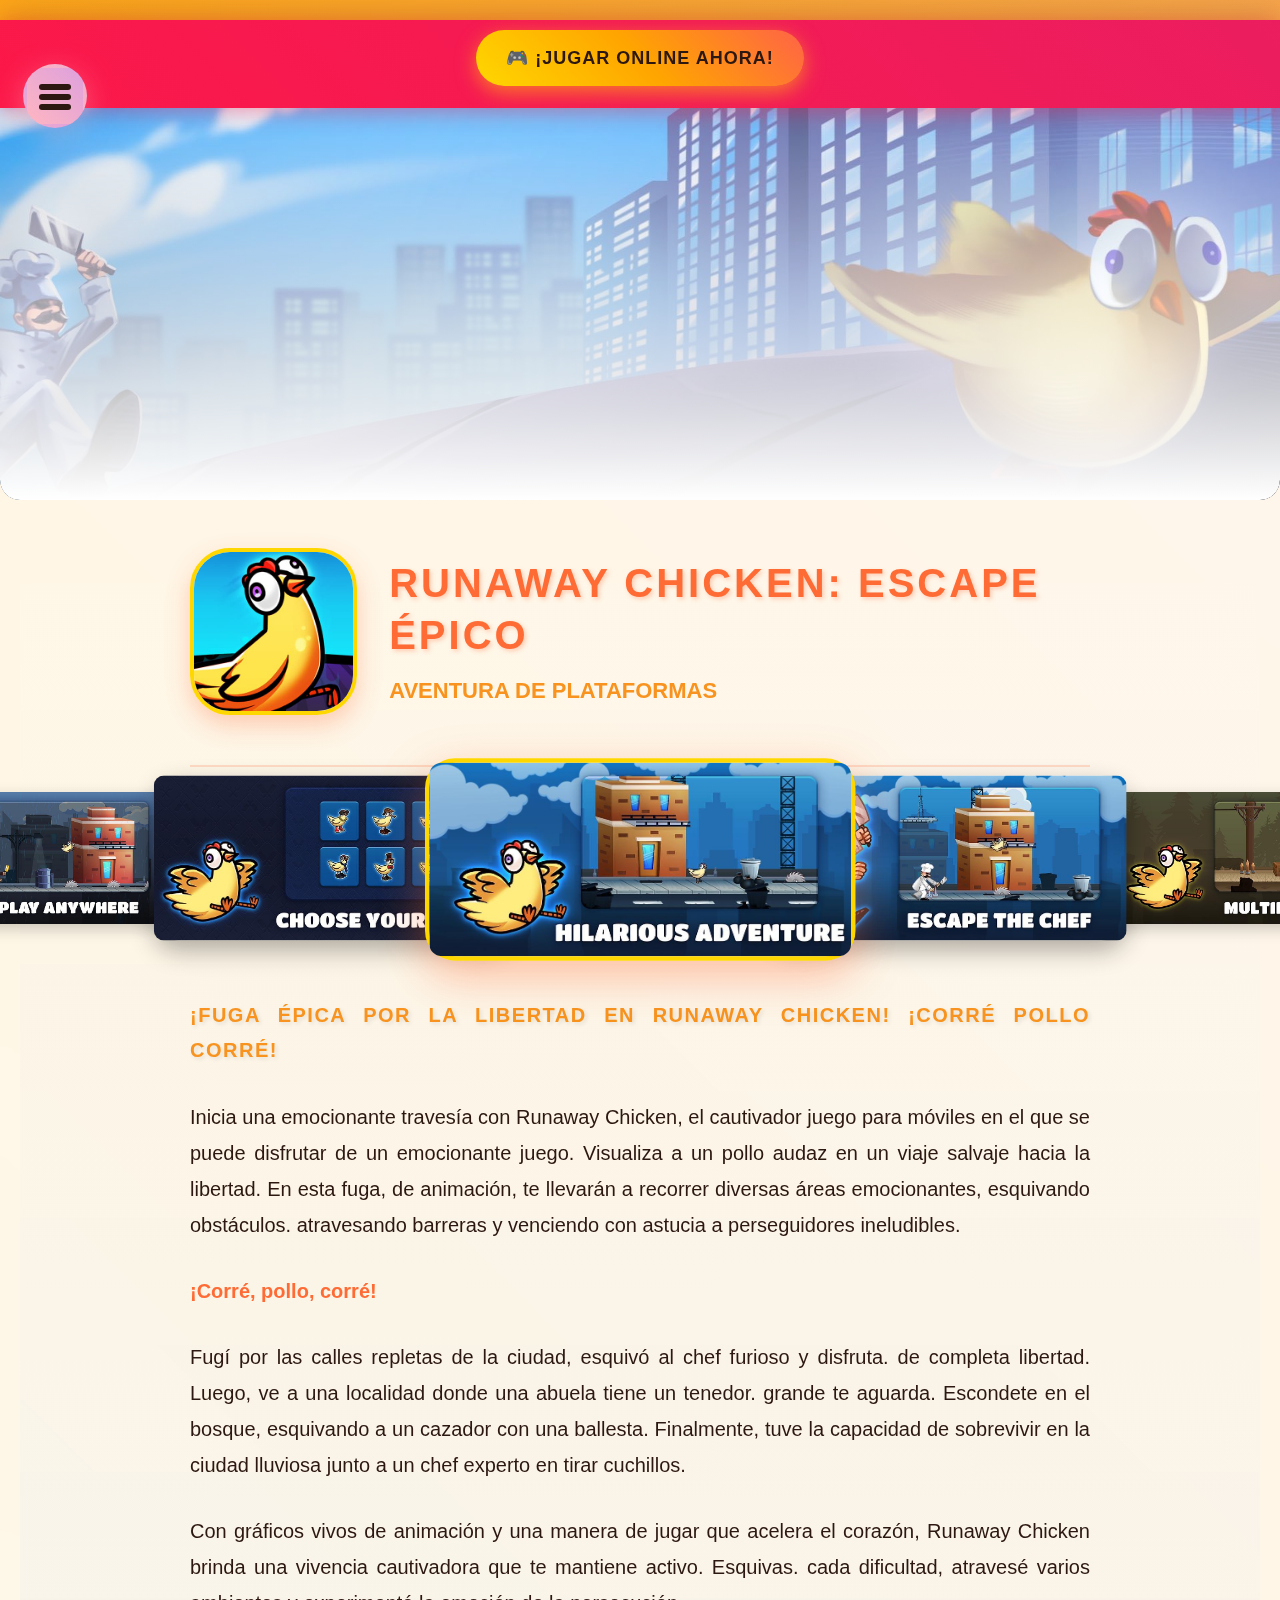
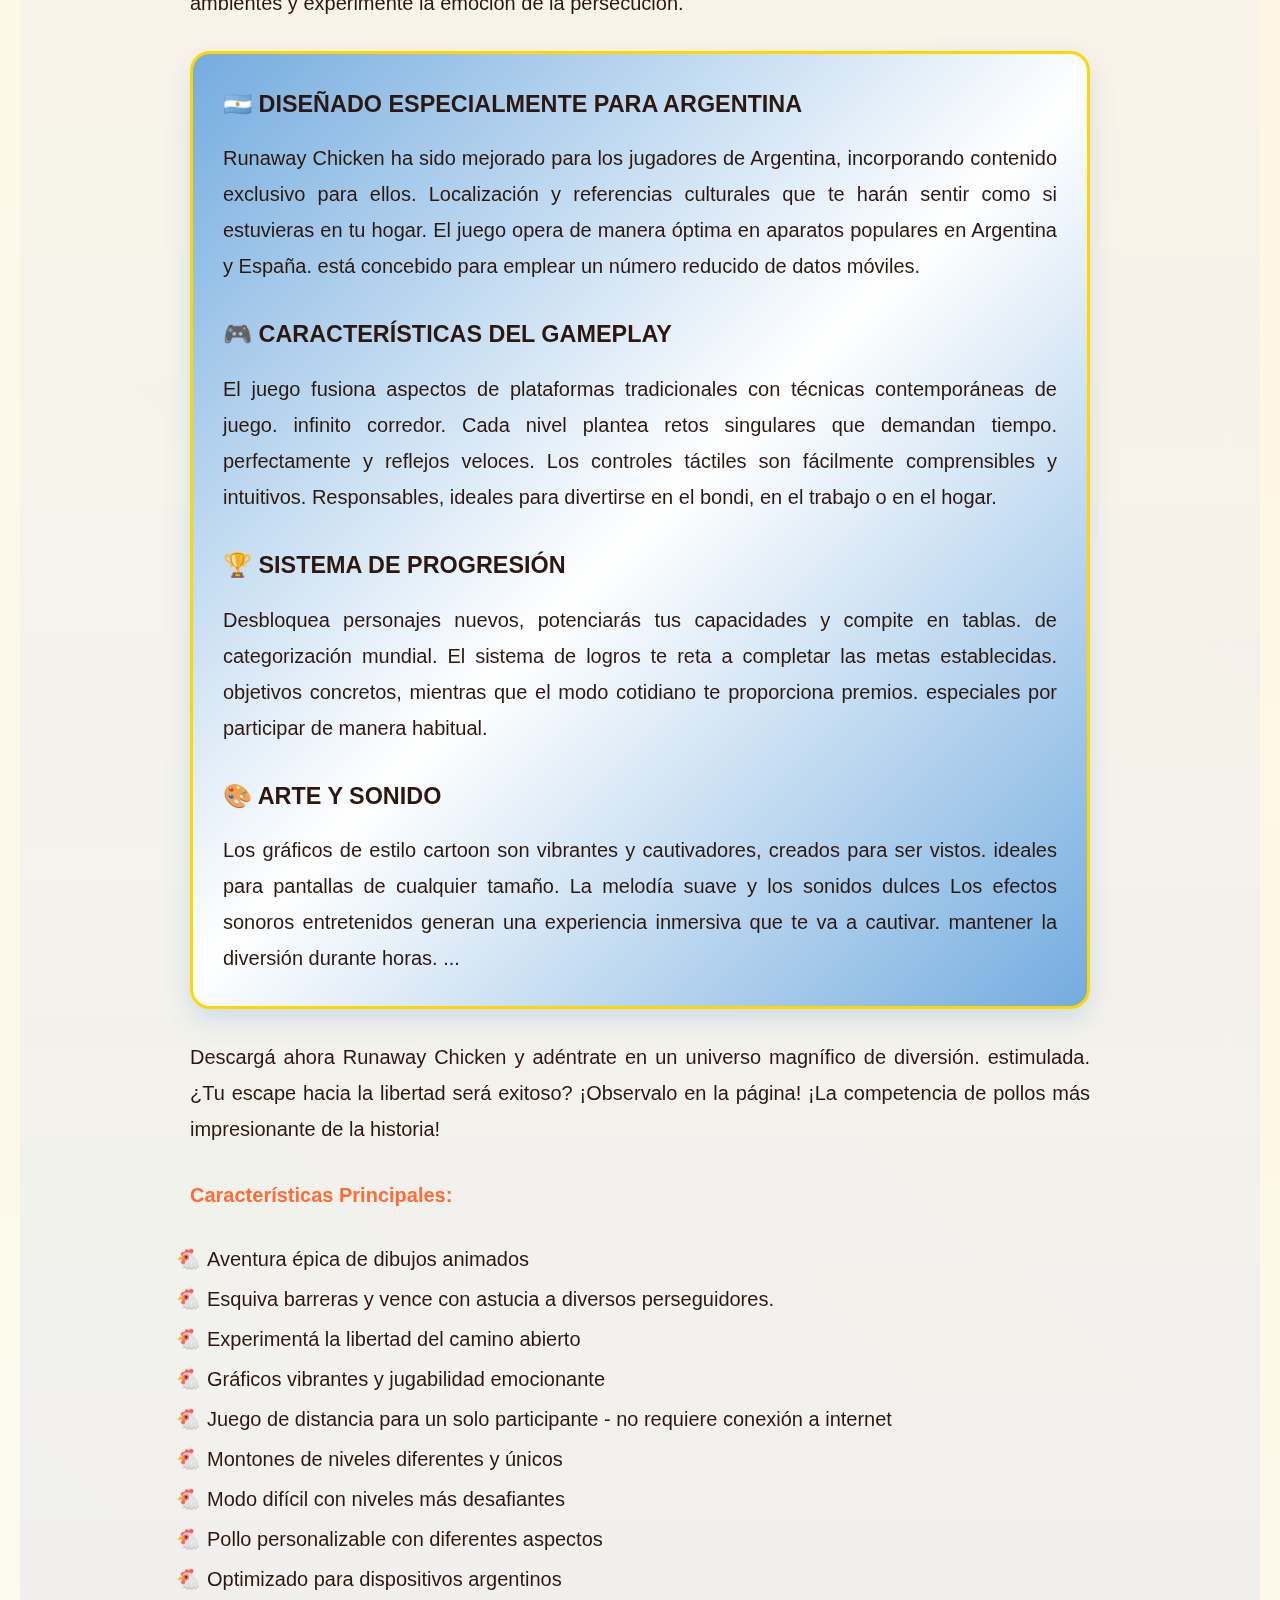
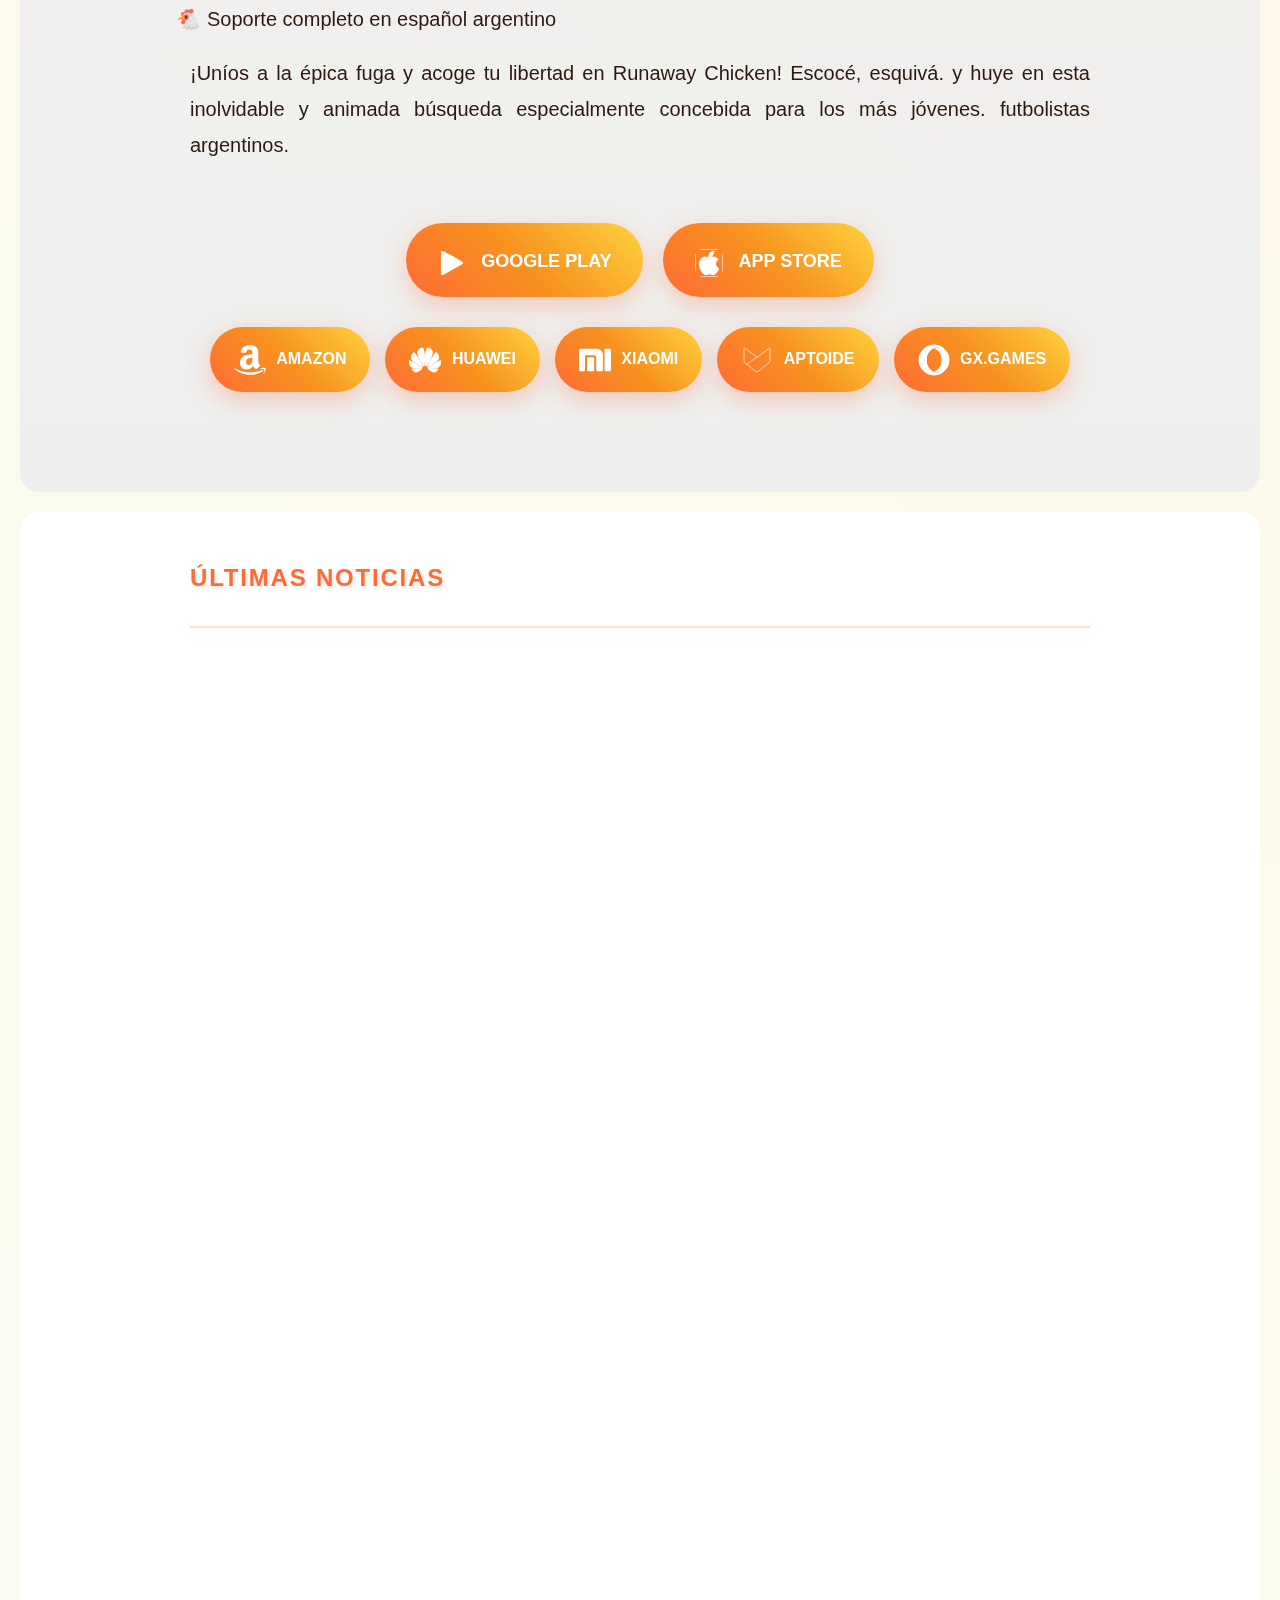
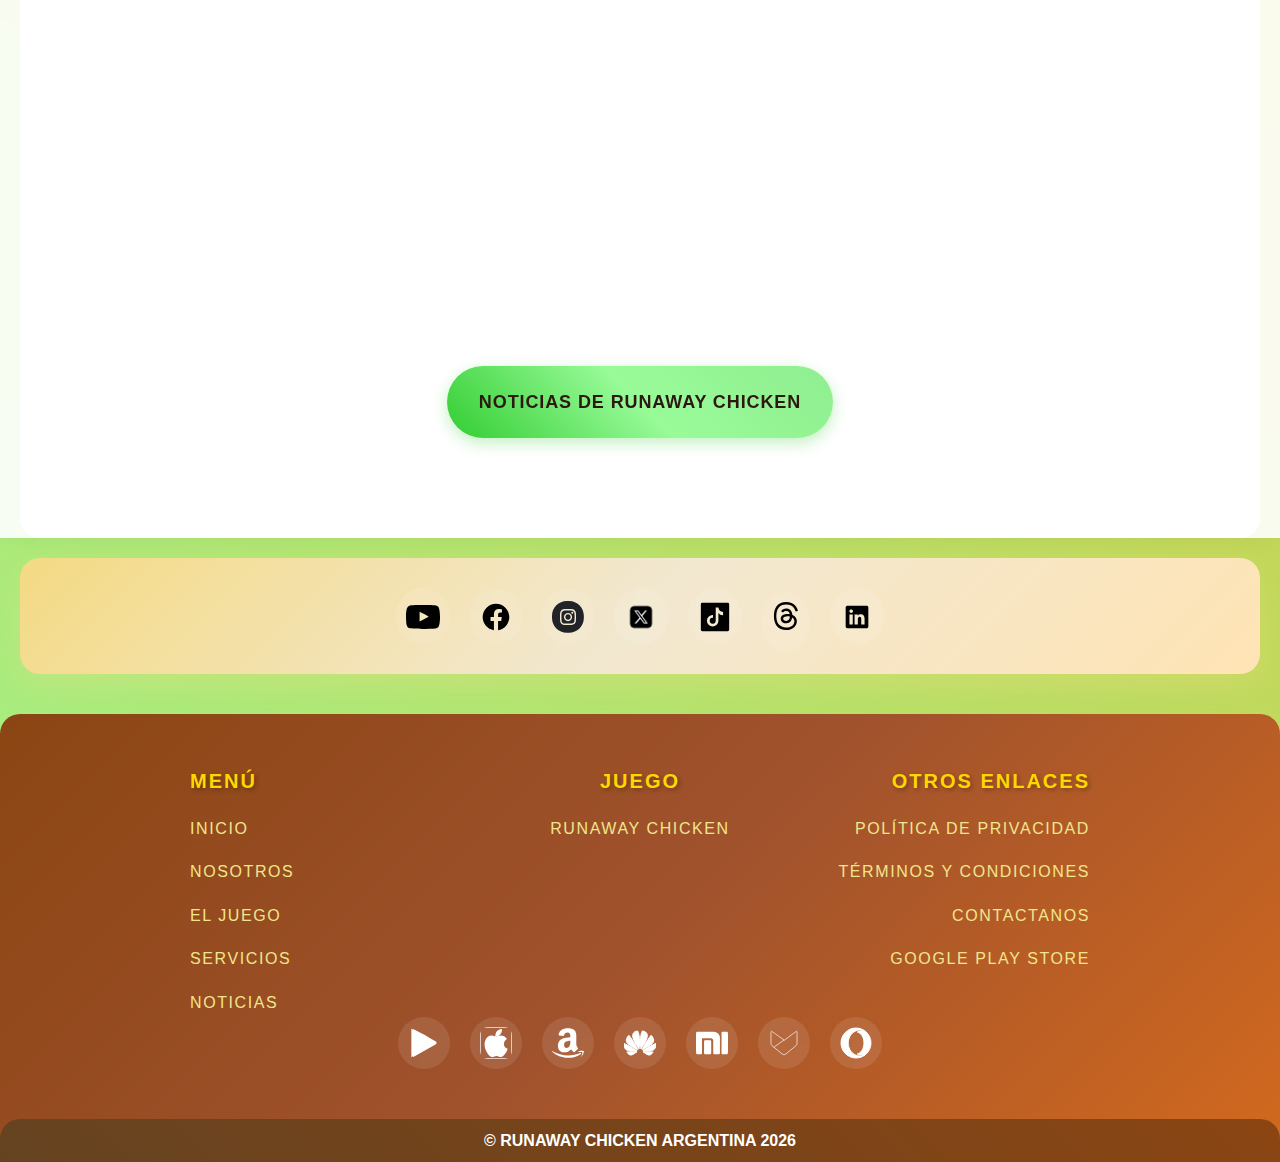
<file: juego.html>
<!DOCTYPE html>
<html lang="es-AR">
<head>
    <meta charset="utf-8">
    <meta name="format-detection" content="telephone=no">
    <title>Runaway Chicken: Escape Épico - El Mejor Juego de Aventuras</title>
    <link rel="stylesheet" href="style.css">
    <link rel="stylesheet" href="swipper.css">
    <meta name="viewport" content="width=device-width, initial-scale=1">
    <meta name="description" content="Runaway Chicken: Escape Épico es un juego mobile de aventuras y plataformas creado especialmente para Argentina">
    <meta name="keywords" content="Runaway, Chicken, Pollo, Escape, Plataforma, Ciudad, Mobile, Juego, Android, iOS">
    <meta name="robots" content="index, follow">
    <link rel="icon" type="image/png" href="images/favicon.png">
    <meta property="og:title" content="Runaway Chicken: Escape Épico - El Mejor Juego de Aventuras">
    <meta property="og:description" content="Runaway Chicken: Escape Épico es un juego mobile de aventuras y plataformas creado especialmente para Argentina">
    <meta property="og:type" content="website">
    <meta property="og:url" content="https://zeltrivox.com/juego.html">
    <meta property="og:image" content="https://zeltrivox.com/images/logo.png">
    <meta property="og:site_name" content="Zeltrivox">
    <meta name="twitter:card" content="summary_large_image">
    <meta name="twitter:title" content="Runaway Chicken: Escape Épico - El Mejor Juego de Aventuras">
    <meta name="twitter:description" content="Runaway Chicken: Escape Épico es un juego mobile de aventuras y plataformas creado especialmente para Argentina">
    <meta name="twitter:image" content="https://zeltrivox.com/images/logo.png">
</head>

<body>
    <div id="cookie-banner" style="display:none;position:fixed;bottom:0;left:0;width:100vw;z-index:9999;background:rgba(44,24,16,0.98);color:#fff;padding:24px 16px 16px 16px;box-shadow:0 -4px 24px rgba(0,0,0,0.15);font-size:18px;line-height:1.5;">
        <div style="max-width:700px;margin:0 auto;display:flex;flex-direction:column;align-items:center;">
          <span style="margin-bottom:12px;">Empleamos cookies para optimizar el desempeño del sitio y estudiar el tráfico.  Al seguir navegando, aceptas nuestra política de cookies. <a href='politica-privacidad.html' style='color:#FFD700;text-decoration:underline;'>Política de Privacidad</a>.</span>
          <div style="display:flex;gap:16px;">
            <button id="cookie-accept" style="background:#FFD700;color:#2C1810;padding:10px 28px;border:none;border-radius:6px;font-size:16px;font-weight:bold;cursor:pointer;">Aceptar</button>
            <button id="cookie-decline" style="background:#fff;color:#2C1810;padding:10px 28px;border:none;border-radius:6px;font-size:16px;font-weight:bold;cursor:pointer;">Rechazar</button>
          </div>
        </div>
      </div>
    <div class="wrapper">
        <header id="header" class="header">
            <div class="header__top">
                <a href="#" class="btn-menu">
                    <span></span>
                    <span></span>
                    <span></span>
                </a>
            </div>
            
            <div class="header__inner">
                <div class="header__middle">
                    <nav class="nav">
                        <ul>
                            <li><a href="/"><span>Inicio</span></a></li>
                            <li><a href="nosotros.html"><span>Nosotros</span></a></li>
                            <li><a href="juego.html" class="nuxt-link-active"><span>El Juego</span></a></li>
                            <li><a href="servicios.html"><span>Servicios</span></a></li>
                            <li><a href="noticias.html"><span>Noticias</span></a></li>
                            <li><a href="contacto.html"><span>Contactanos</span></a></li>
                        </ul>
                    </nav>
                </div>
                
                <div class="header__bottom">
                    <a href="/"><img src="images/logo.png" alt="Runaway Chicken Argentina logo" width="48" height="48"></a>
                </div>
            </div>
        </header>

        <main class="main">
            <!-- CTA Principal -->
            <div class="cta-banner">
                <a href="https://play.google.com/store/apps/details?id=com.udarstudio.chickenrun" class="cta-main-btn">
                    🎮 ¡JUGAR ONLINE AHORA!
                </a>
            </div>

            <div class="intro intro--small">
                <div class="intro__forground">
                    <img src="images/temp/banners/banner-runaway.jpg" alt="Banner Oficial de Runaway Chicken">
                </div>
            </div>

            <section id="runaway-chicken" class="section section--slider" style="padding-top: 200px">
                <div class="shell">
                    <article class="article">
                        <div class="article__content">
                            <header class="article__head article__head--alt article--flex">
                                <div class="article__image-large">
                                    <img src="images/runaway-icon-large.png" alt="Icono de Runaway Chicken" width="192" height="192">
                                </div>
                                <div class="article__content">
                                    <h1 class="article__title-large">Runaway Chicken: Escape Épico</h1>
                                    <h3 class="article__subtitle-large">Aventura de Plataformas</h3>
                                </div>
                            </header>

                            <div class="swiper js-swiper-hor js-swiper-hor--horizontal swiper-initialized swiper-horizontal swiper-pointer-events">
                                <div class="swiper-wrapper">
                                    <div class="swiper-slide"><img src="images/temp/1.jpg" width="540" height="910" alt="Runaway Chicken es una Aventura Divertida"></div>
                                    <div class="swiper-slide"><img src="images/temp/2.jpg" width="540" height="910" alt="Escapá del Chef en Runaway Chicken"></div>
                                    <div class="swiper-slide"><img src="images/temp/3.jpg" width="540" height="910" alt="Hay múltiples zonas que hay que pasar"></div>
                                    <div class="swiper-slide"><img src="images/temp/4.jpg" width="540" height="910" alt="Hay niveles desafiantes en Runaway Chicken"></div>
                                    <div class="swiper-slide"><img src="images/temp/5.jpg" width="540" height="910" alt="Cada Zona tiene una atmósfera única"></div>
                                    <div class="swiper-slide"><img src="images/temp/6.jpg" width="540" height="910" alt="Tenés que evitar obstáculos con tu pollo"></div>
                                    <div class="swiper-slide"><img src="images/temp/7.jpg" width="540" height="910" alt="Diferentes modos en Runaway Chicken"></div>
                                    <div class="swiper-slide"><img src="images/temp/8.jpg" width="540" height="910" alt="Amigable para el avión ya que este juego no requiere conexión a internet"></div>
                                    <div class="swiper-slide"><img src="images/temp/9.jpg" width="540" height="910" alt="Elegí entre diferentes aspectos para tu pollo"></div>
                                </div>
                            </div>

                            <div class="article__body" style="padding-top: 60px">
                                <div class="article__entry">
                                    <h2 class="article__subtitle-small">¡Fuga Épica por la Libertad en Runaway Chicken! ¡Corré Pollo Corré!</h2>
                                    
                                    <p>
                                        Inicia una emocionante travesía con Runaway Chicken, el cautivador juego para móviles en el que se puede disfrutar de un emocionante juego. 
                                        Visualiza a un pollo audaz en un viaje salvaje hacia la libertad.  En esta fuga, 
                                        de animación, te llevarán a recorrer diversas áreas emocionantes, esquivando obstáculos. 
                                        atravesando barreras y venciendo con astucia a perseguidores ineludibles.
                                    </p>
                                    
                                    <p><strong>¡Corré, pollo, corré!</strong></p>
                                    
                                    <p>
                                        Fugí por las calles repletas de la ciudad, esquivó al chef furioso y disfruta. 
                                         de completa libertad.  Luego, ve a una localidad donde una abuela tiene un tenedor. 
                                         grande te aguarda.  Escondete en el bosque, esquivando a un cazador con una ballesta. 
                                         Finalmente, tuve la capacidad de sobrevivir en la ciudad lluviosa junto a un chef experto en tirar cuchillos.
                                    </p>
                                    
                                    <p>
                                        Con gráficos vivos de animación y una manera de jugar que acelera el corazón, 
                                        Runaway Chicken brinda una vivencia cautivadora que te mantiene activo.  Esquivas. 
                                        cada dificultad, atravesé varios ambientes y experimenté la emoción de la persecución.
                                    </p>

                                    <div class="game-details-argentina">
                                        <h3>🇦🇷 Diseñado Especialmente para Argentina</h3>
                                        <p>
                                            Runaway Chicken ha sido mejorado para los jugadores de Argentina, incorporando contenido exclusivo para ellos. 
                                            Localización y referencias culturales que te harán sentir como si estuvieras en tu hogar. 
                                            El juego opera de manera óptima en aparatos populares en Argentina y España. 
                                            está concebido para emplear un número reducido de datos móviles.
                                        </p>

                                        <h3>🎮 Características del Gameplay</h3>
                                        <p>
                                            El juego fusiona aspectos de plataformas tradicionales con técnicas contemporáneas de juego. 
                                            infinito corredor.  Cada nivel plantea retos singulares que demandan tiempo. 
                                            perfectamente y reflejos veloces.  Los controles táctiles son fácilmente comprensibles y intuitivos. 
                                            Responsables, ideales para divertirse en el bondi, en el trabajo o en el hogar.
                                        </p>

                                        <h3>🏆 Sistema de Progresión</h3>
                                        <p>
                                            Desbloquea personajes nuevos, potenciarás tus capacidades y compite en tablas. 
                                             de categorización mundial.  El sistema de logros te reta a completar las metas establecidas. 
                                             objetivos concretos, mientras que el modo cotidiano te proporciona premios. 
                                             especiales por participar de manera habitual.
                                        </p>

                                        <h3>🎨 Arte y Sonido</h3>
                                        <p>
                                            Los gráficos de estilo cartoon son vibrantes y cautivadores, creados para ser vistos. 
                                            ideales para pantallas de cualquier tamaño.  La melodía suave y los sonidos dulces 
                                            Los efectos sonoros entretenidos generan una experiencia inmersiva que te va a cautivar. 
                                            mantener la diversión durante horas.
                                        ...</p>
                                    </div>
                                    
                                    <p>
                                        Descargá ahora Runaway Chicken y adéntrate en un universo magnífico de diversión. 
                                        estimulada. ¿Tu escape hacia la libertad será exitoso? ¡Observalo en la página! 
                                        ¡La competencia de pollos más impresionante de la historia!
                                    </p>
                                    
                                    <p><strong>Características Principales:</strong></p>
                                    <ul>
                                        <li>Aventura épica de dibujos animados</li>
                                        <li>Esquiva barreras y vence con astucia a diversos perseguidores.</li>
                                        <li>Experimentá la libertad del camino abierto</li>
                                        <li>Gráficos vibrantes y jugabilidad emocionante</li>
                                        <li>Juego de distancia para un solo participante - no requiere conexión a internet</li>
                                        <li>Montones de niveles diferentes y únicos</li>
                                        <li>Modo difícil con niveles más desafiantes</li>
                                        <li>Pollo personalizable con diferentes aspectos</li>
                                        <li>Optimizado para dispositivos argentinos</li>
                                        <li>Soporte completo en español argentino</li>
                                    </ul>
                                    
                                    <p>
                                        ¡Uníos a la épica fuga y acoge tu libertad en Runaway Chicken!  Escocé, esquivá. 
                                         y huye en esta inolvidable y animada búsqueda especialmente concebida para los más jóvenes. 
                                         futbolistas argentinos.
                                    </p>
                                </div>
                            </div>

                            <div class="article__actions">
                                <a href="https://play.google.com/store/apps/details?id=com.udarstudio.chickenrun" target="_blank" rel="nofollow" class="btn">
                                    <img src="images/gplay-icon-white.svg" width="28" height="28" alt="Google Play">
                                    <span>Google Play</span>
                                </a>
                                <a href="https://apps.apple.com/us/app/runaway-chick/id6477134175" target="_blank" rel="nofollow" class="btn">
                                    <img src="images/apple-logo-white.svg" width="28" height="28" alt="Apple App Store">
                                    <span>App Store</span>
                                </a>
                            </div>

                            <div class="article__actions-small">
                                <a href="https://www.amazon.com/UdarStudio-Runaway-Chick/dp/B0D5DL233R/" target="_blank" rel="nofollow" class="btn btn--small">
                                    <img src="images/amazon.svg" width="32" height="32" alt="Amazon App Store">
                                    <span>Amazon</span>
                                </a>
                                <a href="https://appgallery.huawei.com/app/C111121603" target="_blank" rel="nofollow" class="btn btn--small">
                                    <img src="images/huawei-logo.svg" width="32" height="32" alt="Huawei App Gallery">
                                    <span>HUAWEI</span>
                                </a>
                                <a href="https://global.app.mi.com/details?lo=ES&la=en_US&id=com.udarstudio.chickenrun" target="_blank" rel="nofollow" class="btn btn--small">
                                    <img src="images/xiaomi-icon.svg" width="32" height="32" alt="Xiaomi Mi App Mall">
                                    <span>Xiaomi</span>
                                </a>
                                <a href="https://runaway-chick-epic-cartoon.en.aptoide.com/app" target="_blank" rel="nofollow" class="btn btn--small">
                                    <img src="images/aptoide-icon.svg" width="32" height="32" alt="Aptoide">
                                    <span>Aptoide</span>
                                </a>
                                <a href="https://gx.games/games/1ia91x/runaway-chick-demo/" target="_blank" rel="nofollow" class="btn btn--small">
                                    <img src="images/operagx-icon.svg" width="32" height="32" alt="GX.GAMES">
                                    <span>GX.GAMES</span>
                                </a>
                            </div>
                        </div>
                    </article>
                </div>
            </section>

            <section id="noticias" class="section section--white">
                <div class="shell">
                    <div class="article">
                        <div class="article__content">
                            <header class="article__head article--flex">
                                <div class="article__content">
                                    <h2 class="article__title">Últimas Noticias</h2>
                                </div>
                            </header>
                            
                            <div class="article__body">
                                <article class="article-news">
                                    <div class="article-news__image">
                                        <a href="runaway-chicken-biggest-update.html">
                                            <img src="images/temp/news/runaway-chicken-196-release.jpg" alt="Nueva Versión 1.9.6 disponible para Runaway Chicken">
                                        </a>
                                    </div>
                                    <div class="article-news__content">
                                        <div class="article-news__head">
                                            <h3 class="article-news__title">
                                                <a href="runaway-chicken-biggest-update.html">Runaway Chicken - ¡Ya Se Dispone de la Actualización Más Amplia!</a>
                                            </h3>
                                        </div>
                                        <div class="article-news__body">
                                            <p>
                                                La versión renovada de Runaway Chicken:  Escape Épico ya está accesible en el sitio web. 
                                                Apple App Store y Google Play.  Esta importante actualización abarca diversas modificaciones. 
                                                mejoras en la interfaz, nuevo sistema de optimización con tres nuevos buffs, y más, y mejor. 
                                                economía de juego con mayor cantidad de monedas.  ¡Actualiza ahora y disfruta de las nuevas funciones!
                                            </p>
                                        </div>
                                        <div class="article-news__date">05.08.2024</div>
                                    </div>
                                </article>

                                <article class="article-news">
                                    <div class="article-news__image">
                                        <a href="runaway-chicken-release.html">
                                            <img src="images/temp/news/runaway-release.jpg" alt="Banner de Lanzamiento Runaway Chicken">
                                        </a>
                                    </div>
                                    <div class="article-news__content">
                                        <div class="article-news__head">
                                            <h3 class="article-news__title">
                                                <a href="runaway-chicken-release.html">Lanzamiento de Runaway Chicken</a>
                                            </h3>
                                        </div>
                                        <div class="article-news__body">
                                            <p>
                                                ¡Nos complace informar sobre el lanzamiento de Runaway Chicken! 
                                                 Impacta en las plumas de un pollo audaz que huye de un chef furioso. 
                                                 en una metrópolis animada.  Esquiva barreras, navegá por vías saturadas, 
                                                 y vence al incansable cocinero en este apasionante juego de escape. 
                                                 ¿Por cuánto tiempo puedes prevenir que te arresten?
                                            </p>
                                        </div>
                                        <div class="article-news__date">09.06.2024</div>
                                    </div>
                                </article>
                                <article class="article-news">
                                    <div class="article-news__image">
                                        <a href="runaway-chicken-pre-registration.html">
                                            <img src="images/temp/news/runaway-release.jpg" alt="Banner de Pre-registro Runaway Chicken">
                                        </a>
                                    </div>
                                    <div class="article-news__content">
                                        <div class="article-news__head">
                                            <h3 class="article-news__title">
                                                <a href="runaway-chicken-pre-registration.html">Pre-registro de Runaway Chicken</a>
                                            </h3>
                                        </div>
                                        <div class="article-news__body">
                                            <p>
                                                ¡Buenas noticias! Ya podés hacer el <strong>pre-registro</strong> de Runaway Chicken en Google Play y en el Apple App Store.<br>
                                                Ahora participa y sé de los primeros en participar cuando se ponga en marcha este juego de escape divertido. <br>
                                                ¡Aprovecha la posibilidad de experimentar la aventura desde el primer día!
                                            </p>
                                        </div>
                                        <div class="article-news__date">28.02.2024</div>
                                    </div>
                                </article>
                                
                            </div>
                            
                            <div class="article__actions">
                                <a href="noticias.html" class="btn-small">Noticias de Runaway Chicken</a>
                            </div>
                        </div>
                    </div>
                </div>
            </section>
        </main>

        <div>
            <section class="section section--colour section--thin">
                <div class="shell">
                    <div class="socials socials--small">
                        <ul>
                            <li><a href="https://www.youtube.com/channel/UC2T56QIR4Um-3L4v1oF-Tdw" target="_blank" rel="nofollow" class="socials__item"><img src="images/youtube.svg" width="34" height="34" alt="Runaway Chicken Youtube"></a></li>
                            <li><a href="https://www.facebook.com/udarstudio/" target="_blank" rel="nofollow" class="socials__item"><img src="images/fb-icon.svg" width="32" height="32" alt="Runaway Chicken Facebook"></a></li>
                            <li><a href="https://www.instagram.com/udarstudio/" target="_blank" rel="nofollow" class="socials__item"><img src="images/insta-icon.svg" width="32" height="32" alt="Runaway Chicken Instagram"></a></li>
                            <li><a href="https://twitter.com/UdarStudio" target="_blank" rel="nofollow" class="socials__item"><img src="images/twitter-icon.png" width="34" height="34" alt="Runaway Chicken Twitter"></a></li>
                            <li><a href="https://www.tiktok.com/@udarstudio" target="_blank" rel="nofollow" class="socials__item"><img src="images/tiktok-icon.svg" width="34" height="34" alt="Runaway Chicken TikTok"></a></li>
                            <li style="width: 48px; height: 48px;">
                                <a href="https://www.threads.net/@udarstudio" target="_blank" rel="nofollow" class="socials__item">
                                <svg aria-label="Threads" class="x1ypdohk x13dflua x11xpdln xk4oym4 xus2keu" fill="var(--barcelona-primary-icon)" height="100%" role="img" viewBox="0 0 192 192" width="100%" xmlns="http://www.w3.org/2000/svg"><path d="M141.537 88.9883C140.71 88.5919 139.87 88.2104 139.019 87.8451C137.537 60.5382 122.616 44.905 97.5619 44.745C97.4484 44.7443 97.3355 44.7443 97.222 44.7443C82.2364 44.7443 69.7731 51.1409 62.102 62.7807L75.881 72.2328C81.6116 63.5383 90.6052 61.6848 97.2286 61.6848C97.3051 61.6848 97.3819 61.6848 97.4576 61.6855C105.707 61.7381 111.932 64.1366 115.961 68.814C118.893 72.2193 120.854 76.925 121.825 82.8638C114.511 81.6207 106.601 81.2385 98.145 81.7233C74.3247 83.0954 59.0111 96.9879 60.0396 116.292C60.5615 126.084 65.4397 134.508 73.775 140.011C80.8224 144.663 89.899 146.938 99.3323 146.423C111.79 145.74 121.563 140.987 128.381 132.296C133.559 125.696 136.834 117.143 138.28 106.366C144.217 109.949 148.617 114.664 151.047 120.332C155.179 129.967 155.42 145.8 142.501 158.708C131.182 170.016 117.576 174.908 97.0135 175.059C74.2042 174.89 56.9538 167.575 45.7381 153.317C35.2355 139.966 29.8077 120.682 29.6052 96C29.8077 71.3178 35.2355 52.0336 45.7381 38.6827C56.9538 24.4249 74.2039 17.11 97.0132 16.9405C119.988 17.1113 137.539 24.4614 149.184 38.788C154.894 45.8136 159.199 54.6488 162.037 64.9503L178.184 60.6422C174.744 47.9622 169.331 37.0357 161.965 27.974C147.036 9.60668 125.202 0.195148 97.0695 0H96.9569C68.8816 0.19447 47.2921 9.6418 32.7883 28.0793C19.8819 44.4864 13.2244 67.3157 13.0007 95.9325L13 96L13.0007 96.0675C13.2244 124.684 19.8819 147.514 32.7883 163.921C47.2921 182.358 68.8816 191.806 96.9569 192H97.0695C122.03 191.827 139.624 185.292 154.118 170.811C173.081 151.866 172.51 128.119 166.26 113.541C161.776 103.087 153.227 94.5962 141.537 88.9883ZM98.4405 129.507C88.0005 130.095 77.1544 125.409 76.6196 115.372C76.2232 107.93 81.9158 99.626 99.0812 98.6368C101.047 98.5234 102.976 98.468 104.871 98.468C111.106 98.468 116.939 99.0737 122.242 100.233C120.264 124.935 108.662 128.946 98.4405 129.507Z"></path></svg>
                               </a></li>
                            <li><a href="https://www.linkedin.com/company/udar-studio" target="_blank" rel="nofollow" class="socials__item"><img src="images/linkedin-icon.svg" width="34" height="34" alt="Runaway Chicken Linkedin"></a></li>
                        </ul>
                    </div>
                </div>
            </section>
            <footer class="footer">
                <div class="footer__body">
                    <div class="shell">
                        <div class="footer__nav">
                            <div class="footer__columns">
                                <div class="footer__col">
                                    <ul>
                                        <li><h4 class="footer__title">Menú</h4></li>
                                        <li><a href="/"><span>Inicio</span></a></li>
                                        <li><a href="nosotros.html"><span>Nosotros</span></a></li>
                                        <li><a href="juego.html"><span>El Juego</span></a></li>
                                        <li><a href="servicios.html"><span>Servicios</span></a></li>
                                        <li><a href="noticias.html"><span>Noticias</span></a></li>
                                    </ul>
                                </div>
                                <div class="footer__col">
                                    <ul>
                                        <li><h4 class="footer__title">Juego</h4></li>
                                        <li><a href="juego.html"><span>Runaway Chicken</span></a></li>
                                    </ul>
                                </div>
                                <div class="footer__col">
                                    <ul>
                                        <li><h4 class="footer__title">Otros Enlaces</h4></li>
                                        <li><a href="politica-privacidad.html"><span>Política de Privacidad</span></a></li>
                                        <li><a href="terminos.html"><span>Términos y Condiciones</span></a></li>
                                        <li><a href="contacto.html"><span>Contactanos</span></a></li>
                                        <li><a href="https://play.google.com/store/apps/details?id=com.udarstudio.chickenrun" target="_blank" rel="nofollow"><span>Google Play Store</span></a></li>
                                    </ul>
                                </div>
                            </div>
                        </div>
                        
                        <div class="socials socials--small">
                            <ul>
                                <li><a href="https://play.google.com/store/apps/details?id=com.udarstudio.chickenrun"><img src="images/gplay-icon-white.svg" width="32" height="32" alt="Google Play" target="_blank" rel="nofollow"></a></li>
                                <li><a href="https://apps.apple.com/us/app/runaway-chick/id6477134175"><img src="images/apple-logo-white.svg" width="32" height="32" alt="Apple App Store" target="_blank" rel="nofollow"></a></li>
                                <li><a href="https://www.amazon.com/UdarStudio-Runaway-Chick/dp/B0D5DL233R/"><img src="images/amazon.svg" width="32" height="32" alt="Amazon App Store" target="_blank" rel="nofollow"></a></li>
                                <li><a href="https://appgallery.huawei.com/app/C111121603"><img src="images/huawei-logo.svg" width="32" height="32" alt="Huawei App Gallery" target="_blank" rel="nofollow"></a></li>
                                <li><a href="https://global.app.mi.com/details?lo=ES&la=en_US&id=com.udarstudio.chickenrun"><img src="images/xiaomi-icon.svg" width="32" height="32" alt="Xiaomi Mi App Mall" target="_blank" rel="nofollow"></a></li>
                                <li><a href="https://runaway-chick-epic-cartoon.en.aptoide.com/app"><img src="images/aptoide-icon.svg" width="32" height="32" alt="Aptoide" target="_blank" rel="nofollow"></a></li>
                                <li><a href="https://gx.games/games/1ia91x/runaway-chick-demo/"><img src="images/operagx-icon.svg" width="32" height="32" alt="GX.GAMES" target="_blank" rel="nofollow"></a></li>
                            </ul>
                        </div>
                    </div>
                </div>
                
                <div class="footer__bar">
                    <div class="shell">© Runaway Chicken Argentina <span id="js-get-year">2024</span></div>
                </div>
            </footer>
        </div>
    </div>

    <script src="script.js"></script>
    <script src="swipper.js"></script>
</body>
</html>
</file>
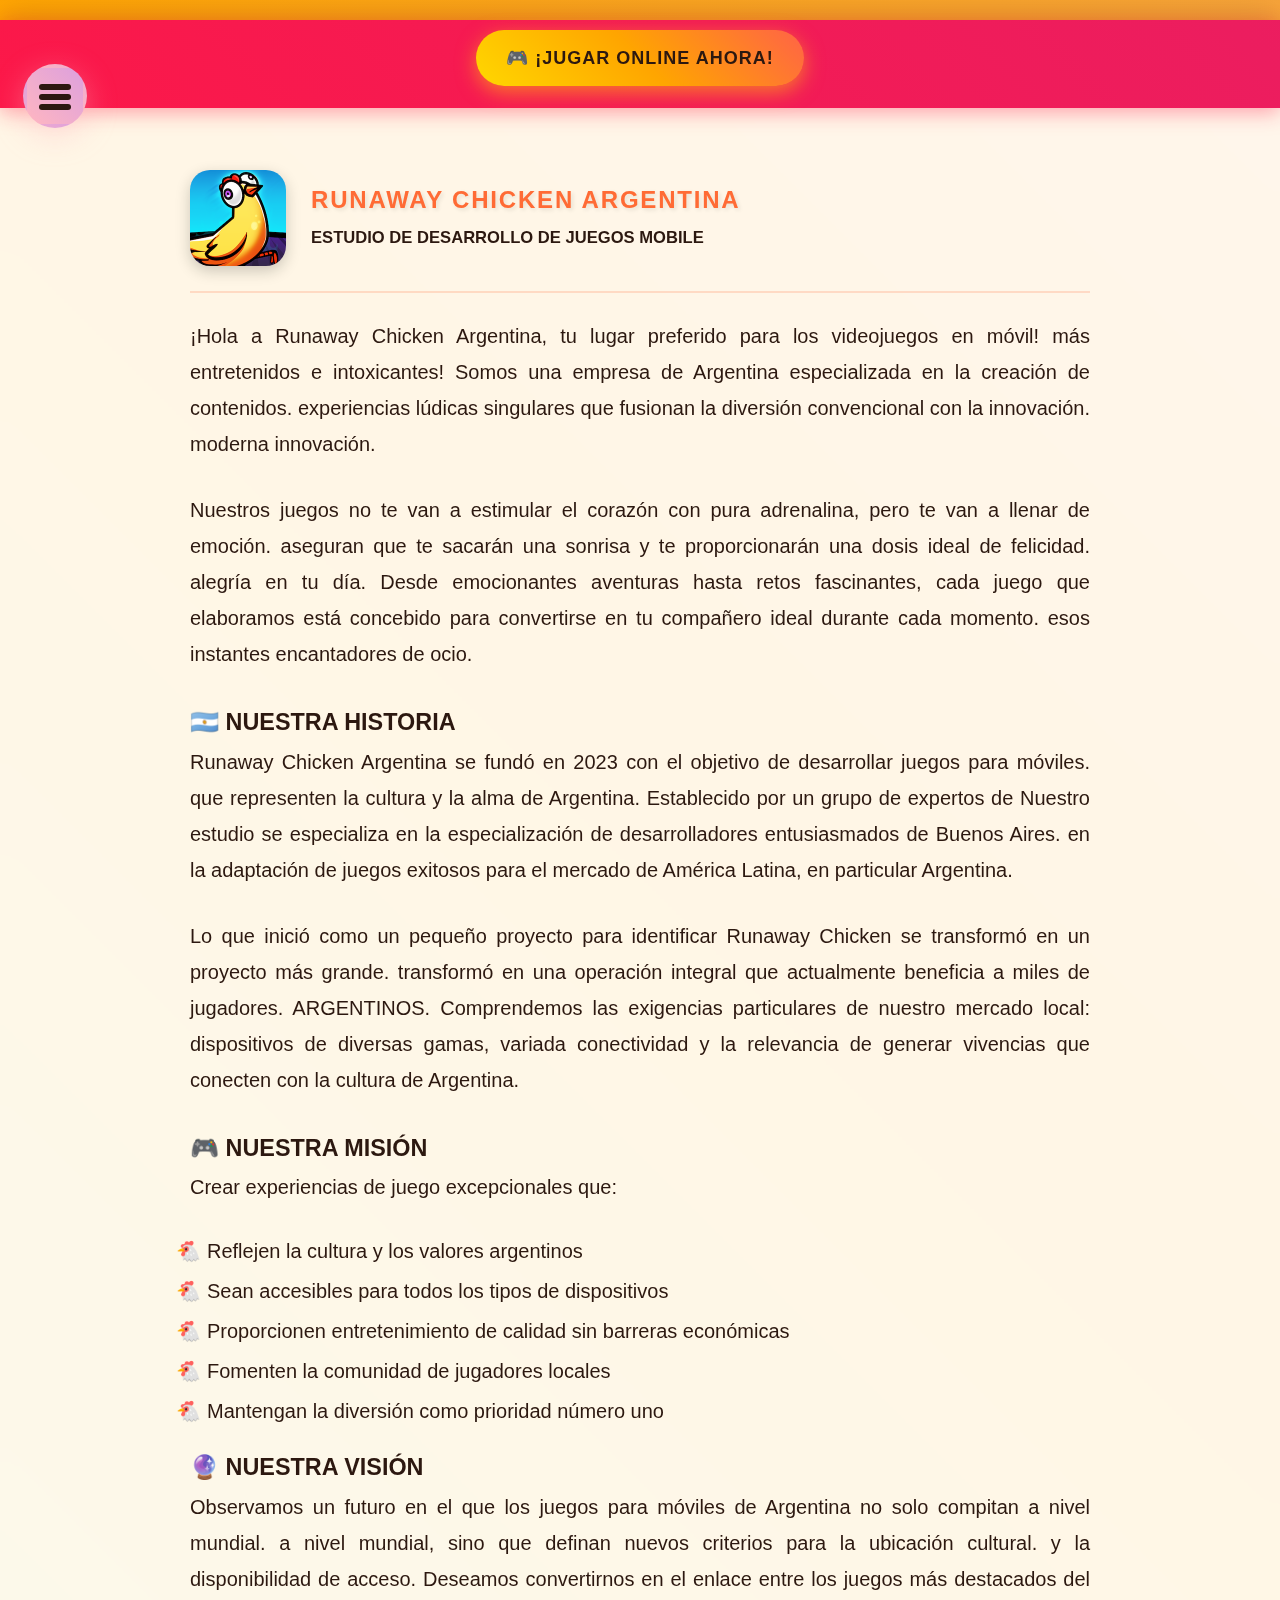
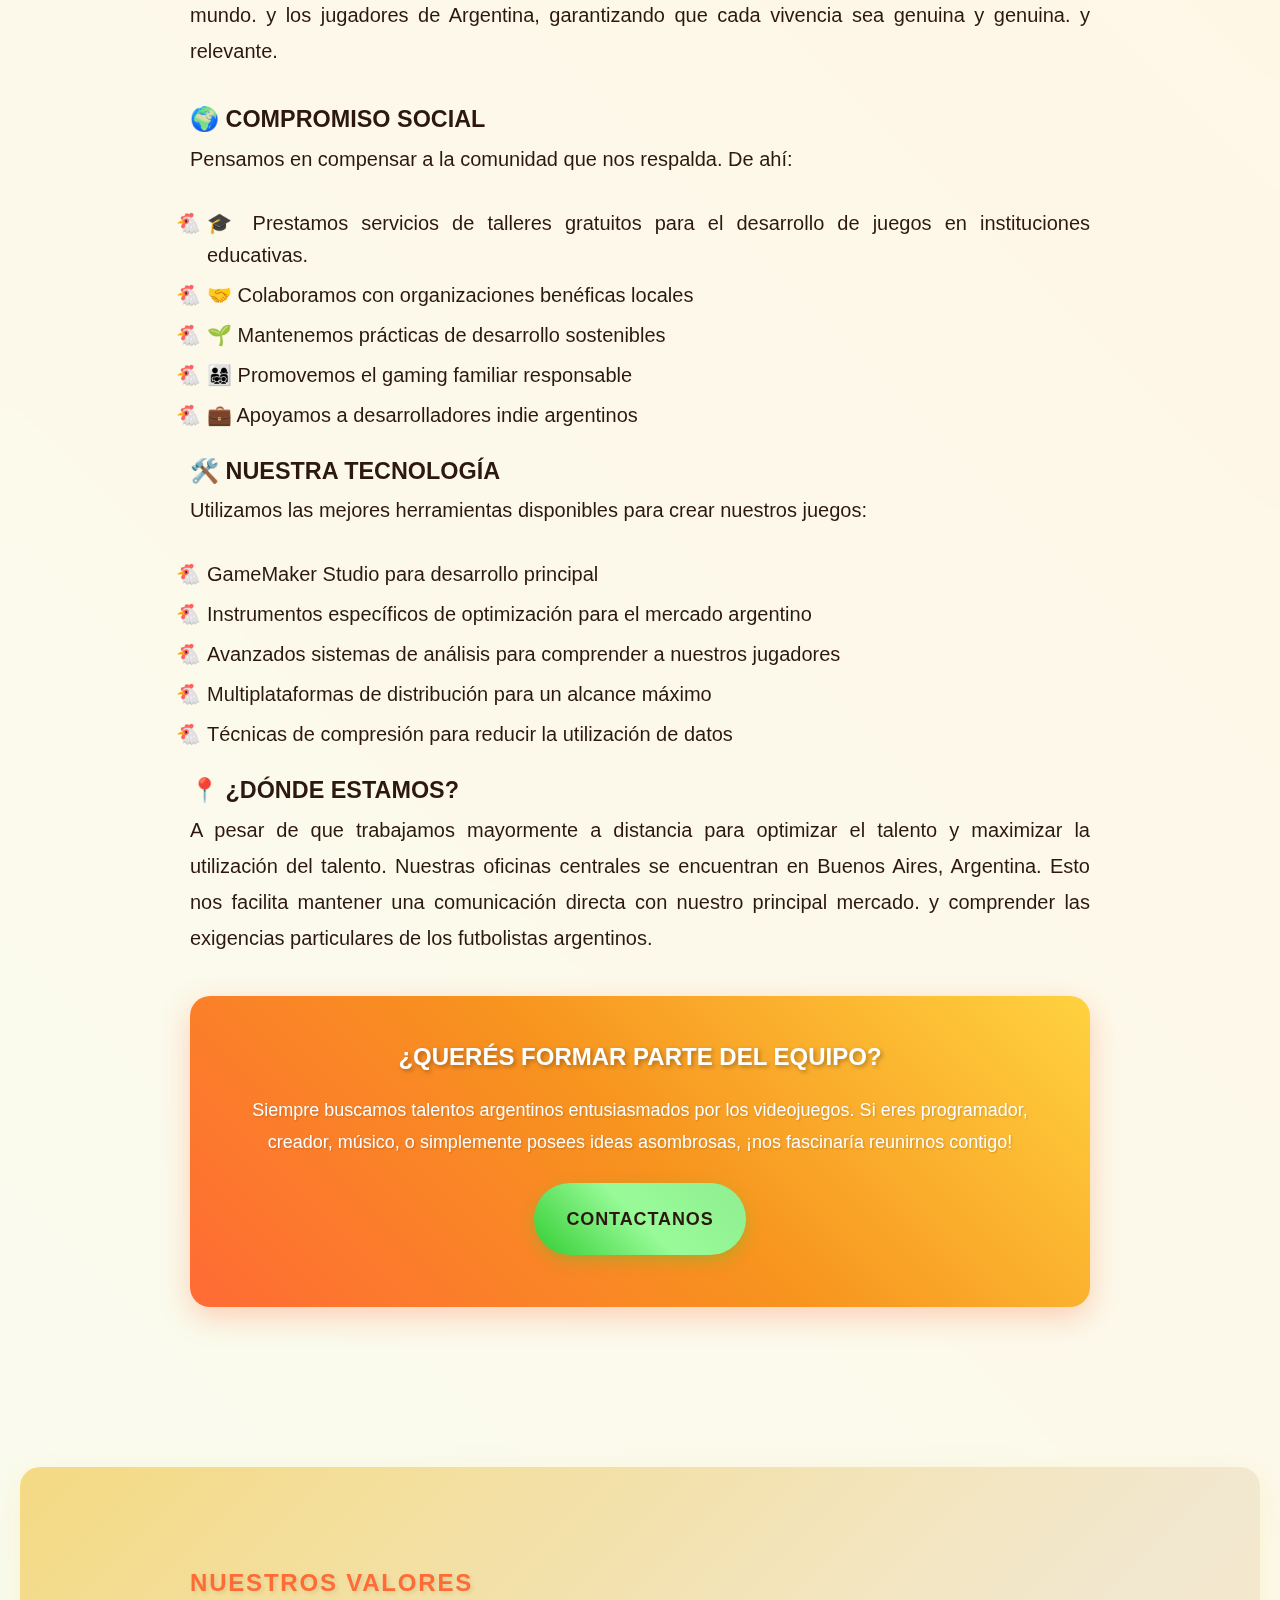
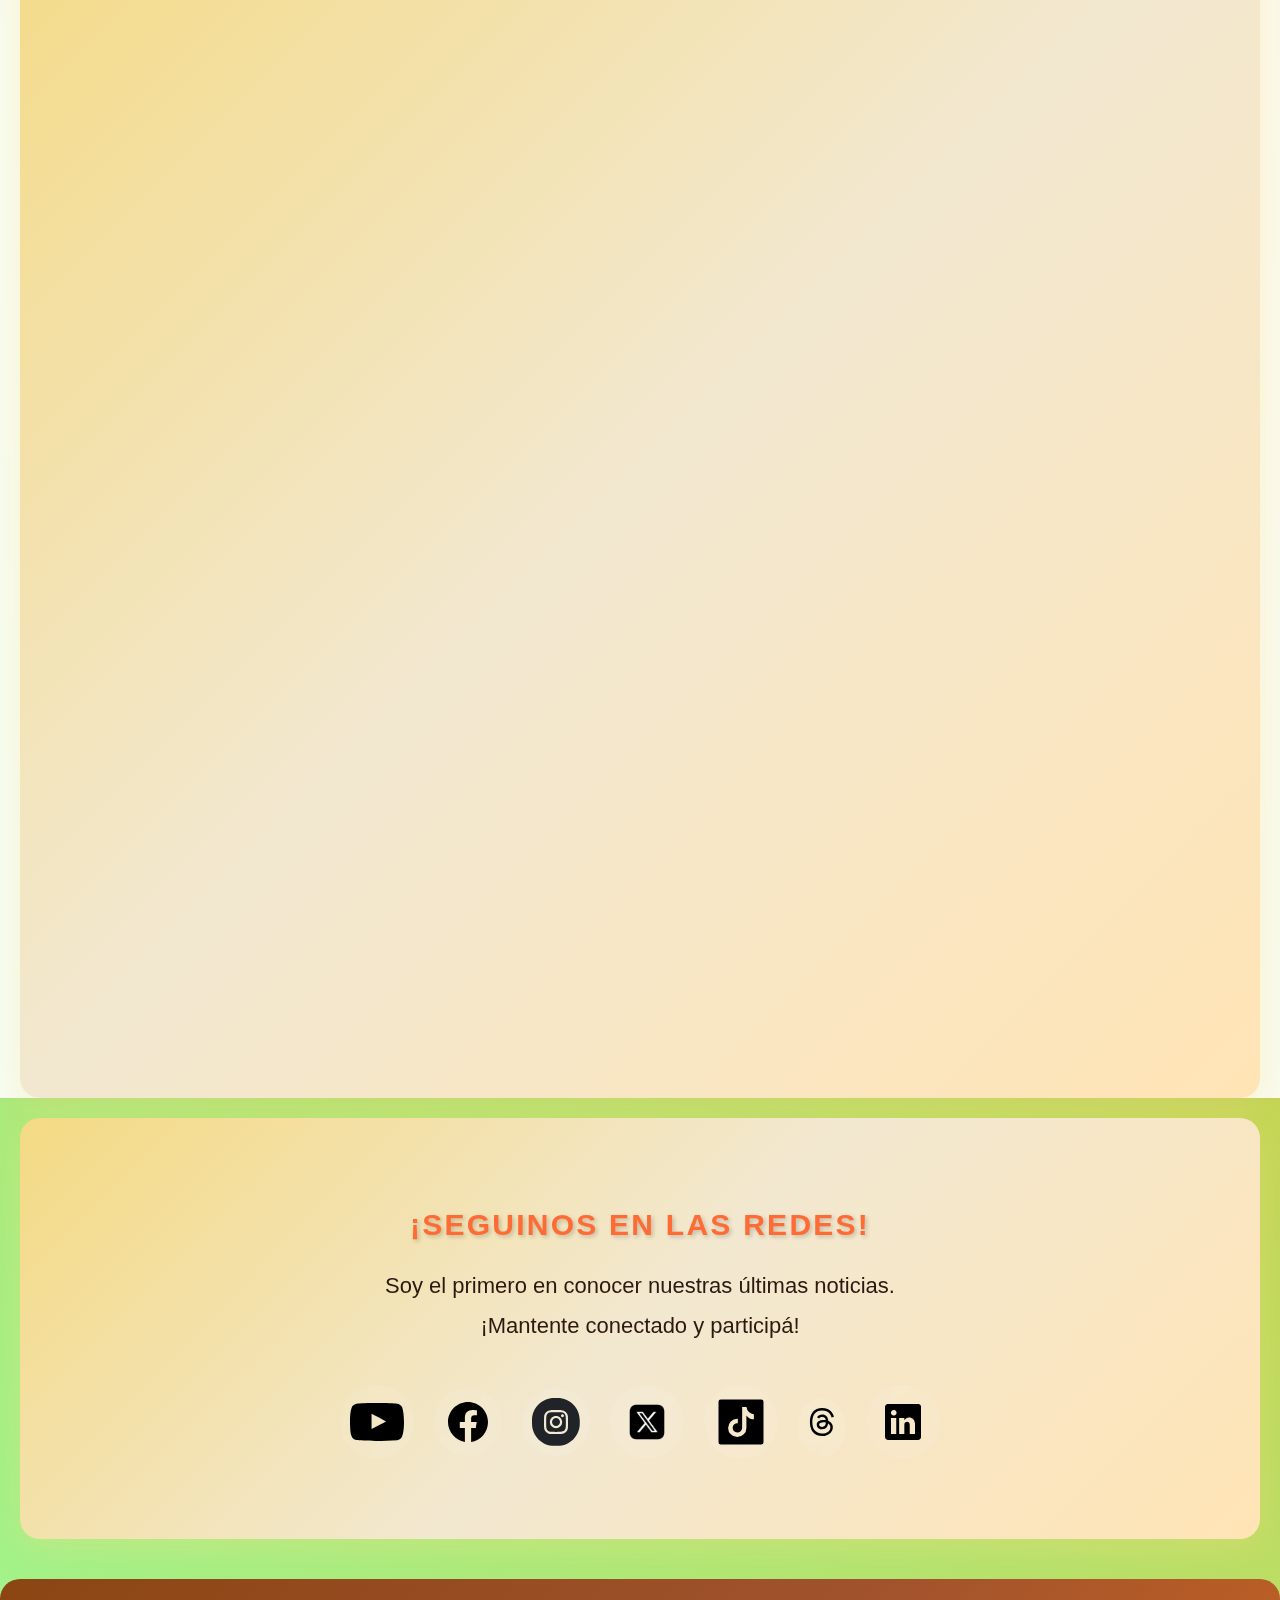
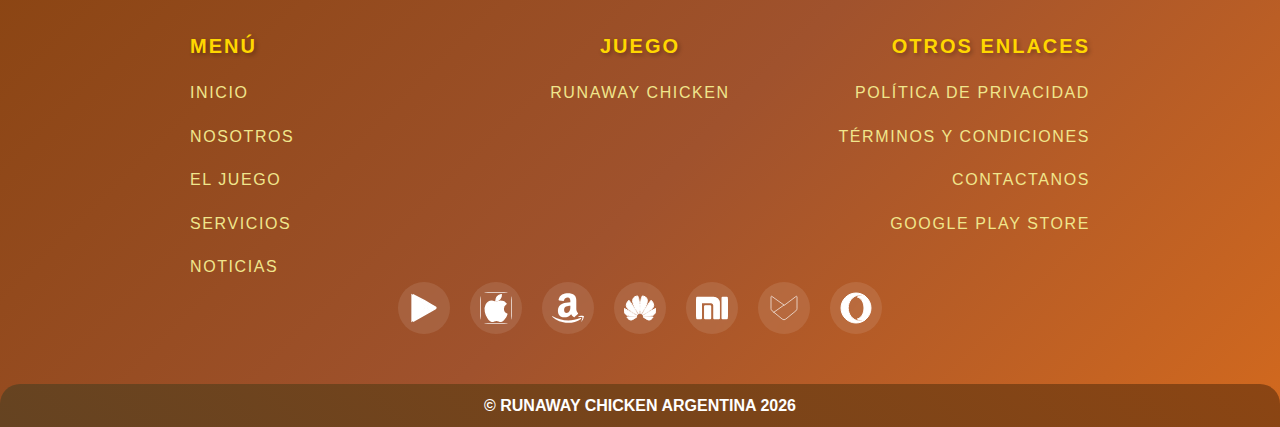
<file: nosotros.html>
<!DOCTYPE html>
<html lang="es-AR">
<head>
    <meta charset="utf-8">
    <meta name="format-detection" content="telephone=no">
    <title>Nosotros - Runaway Chicken Argentina</title>
    <link rel="stylesheet" href="style.css">
    <meta name="viewport" content="width=device-width, initial-scale=1">
    <meta name="description" content="Conocé el equipo detrás de Runaway Chicken Argentina. Somos desarrolladores apasionados por crear los mejores juegos mobile.">
    <meta name="keywords" content="Nosotros, Equipo, Desarrolladores, Argentina, Runaway Chicken, Historia, Misión">
    <meta name="robots" content="index, follow">
    <link rel="icon" type="image/png" href="images/favicon.png">
    <meta property="og:title" content="Nosotros - Runaway Chicken Argentina">
    <meta property="og:description" content="Conocé el equipo detrás de Runaway Chicken Argentina. Somos desarrolladores apasionados por crear los mejores juegos mobile.">
    <meta property="og:type" content="website">
    <meta property="og:url" content="https://zeltrivox.com/nosotros.html">
    <meta property="og:image" content="https://zeltrivox.com/images/logo.png">
    <meta property="og:site_name" content="Zeltrivox">
    <meta name="twitter:card" content="summary_large_image">
    <meta name="twitter:title" content="Nosotros - Runaway Chicken Argentina">
    <meta name="twitter:description" content="Conocé el equipo detrás de Runaway Chicken Argentina. Somos desarrolladores apasionados por crear los mejores juegos mobile.">
    <meta name="twitter:image" content="https://zeltrivox.com/images/logo.png">
</head>

<body>
    <div id="cookie-banner" style="display:none;position:fixed;bottom:0;left:0;width:100vw;z-index:9999;background:rgba(44,24,16,0.98);color:#fff;padding:24px 16px 16px 16px;box-shadow:0 -4px 24px rgba(0,0,0,0.15);font-size:18px;line-height:1.5;">
        <div style="max-width:700px;margin:0 auto;display:flex;flex-direction:column;align-items:center;">
          <span style="margin-bottom:12px;">Empleamos cookies para optimizar el desempeño del sitio y estudiar el tráfico.  Al seguir navegando, aceptas nuestra política de cookies.<a href='politica-privacidad.html' style='color:#FFD700;text-decoration:underline;'>Política de Privacidad</a>.</span>
          <div style="display:flex;gap:16px;">
            <button id="cookie-accept" style="background:#FFD700;color:#2C1810;padding:10px 28px;border:none;border-radius:6px;font-size:16px;font-weight:bold;cursor:pointer;">Aceptar</button>
            <button id="cookie-decline" style="background:#fff;color:#2C1810;padding:10px 28px;border:none;border-radius:6px;font-size:16px;font-weight:bold;cursor:pointer;">Rechazar</button>
          </div>
        </div>
      </div>
    <div class="wrapper">
        <header id="header" class="header">
            <div class="header__top">
                <a href="#" class="btn-menu">
                    <span></span>
                    <span></span>
                    <span></span>
                </a>
            </div>
            
            <div class="header__inner">
                <div class="header__middle">
                    <nav class="nav">
                        <ul>
                            <li><a href="/"><span>Inicio</span></a></li>
                            <li><a href="nosotros.html" class="nuxt-link-active"><span>Nosotros</span></a></li>
                            <li><a href="juego.html"><span>El Juego</span></a></li>
                            <li><a href="servicios.html"><span>Servicios</span></a></li>
                            <li><a href="noticias.html"><span>Noticias</span></a></li>
                            <li><a href="contacto.html"><span>Contactanos</span></a></li>
                        </ul>
                    </nav>
                </div>
                
                <div class="header__bottom">
                    <a href="/"><img src="images/logo.png" alt="Runaway Chicken Argentina logo" width="48" height="48"></a>
                </div>
            </div>
        </header>

        <main class="main">
            <div class="cta-banner">
                <a href="https://play.google.com/store/apps/details?id=com.udarstudio.chickenrun" class="cta-main-btn">
                    🎮 ¡JUGAR ONLINE AHORA!
                </a>
            </div>

            <section id="nosotros" class="section">
                <div class="shell">
                    <article class="article article--gutter-top">
                        <div class="article__content">
                            <header class="article__head article--flex">
                                <div class="article__image">
                                    <img src="images/logo-192.png" alt="Runaway Chicken Argentina Icon" width="96" height="96">
                                </div>
                                <div class="article__content">
                                    <h1 class="article__title">Runaway Chicken Argentina</h1>
                                    <h5 class="article__subtitle">Estudio de Desarrollo de Juegos Mobile</h5>
                                </div>
                            </header>
                            
                            <div class="article__body">
                                <div class="article__entry">
                                    <p>
                                        ¡Hola a Runaway Chicken Argentina, tu lugar preferido para los videojuegos en móvil! 
                                        más entretenidos e intoxicantes!  Somos una empresa de Argentina especializada en la creación de contenidos. 
                                        experiencias lúdicas singulares que fusionan la diversión convencional con la innovación. 
                                        moderna innovación.
                                    </p>
                                    
                                    <p>
                                        Nuestros juegos no te van a estimular el corazón con pura adrenalina, pero te van a llenar de emoción. 
                                         aseguran que te sacarán una sonrisa y te proporcionarán una dosis ideal de felicidad. 
                                         alegría en tu día.  Desde emocionantes aventuras hasta retos fascinantes, 
                                         cada juego que elaboramos está concebido para convertirse en tu compañero ideal durante cada momento. 
                                         esos instantes encantadores de ocio.
                                    </p>

                                    <h3>🇦🇷 Nuestra Historia</h3>
                                    <p>
                                        Runaway Chicken Argentina se fundó en 2023 con el objetivo de desarrollar juegos para móviles. 
                                         que representen la cultura y la alma de Argentina.  Establecido por un grupo de expertos de 
                                         Nuestro estudio se especializa en la especialización de desarrolladores entusiasmados de Buenos Aires. 
                                         en la adaptación de juegos exitosos para el mercado de América Latina, en particular Argentina.
                                    </p>
                                    
                                    <p>
                                        Lo que inició como un pequeño proyecto para identificar Runaway Chicken se transformó en un proyecto más grande. 
                                         transformó en una operación integral que actualmente beneficia a miles de jugadores. 
                                         ARGENTINOS.  Comprendemos las exigencias particulares de nuestro mercado local: 
                                         dispositivos de diversas gamas, variada conectividad y la relevancia 
                                         de generar vivencias que conecten con la cultura de Argentina.
                                    </p>

                                    <h3>🎮 Nuestra Misión</h3>
                                    <p>
                                        Crear experiencias de juego excepcionales que:</p>
                                    <ul>
                                        <li>Reflejen la cultura y los valores argentinos</li>
                                        <li>Sean accesibles para todos los tipos de dispositivos</li>
                                        <li>Proporcionen entretenimiento de calidad sin barreras económicas</li>
                                        <li>Fomenten la comunidad de jugadores locales</li>
                                        <li>Mantengan la diversión como prioridad número uno</li>
                                    </ul>

                                    <h3>🔮 Nuestra Visión</h3>
                                    <p>
                                        Observamos un futuro en el que los juegos para móviles de Argentina no solo compitan a nivel mundial. 
                                        a nivel mundial, sino que definan nuevos criterios para la ubicación cultural. 
                                        y la disponibilidad de acceso.  Deseamos convertirnos en el enlace entre los juegos más destacados del mundo. 
                                        y los jugadores de Argentina, garantizando que cada vivencia sea genuina y genuina. 
                                        y relevante.
                                    </p>

                                    <h3>🌍 Compromiso Social</h3>
                                    <p>
                                        Pensamos en compensar a la comunidad que nos respalda.  De ahí:</p>
                                    <ul>
                                        <li>🎓 Prestamos servicios de talleres gratuitos para el desarrollo de juegos en instituciones educativas.</li>
                                        <li>🤝 Colaboramos con organizaciones benéficas locales</li>
                                        <li>🌱 Mantenemos prácticas de desarrollo sostenibles</li>
                                        <li>👨‍👩‍👧‍👦 Promovemos el gaming familiar responsable</li>
                                        <li>💼 Apoyamos a desarrolladores indie argentinos</li>
                                    </ul>

                                    <h3>🛠️ Nuestra Tecnología</h3>
                                    <p>
                                        Utilizamos las mejores herramientas disponibles para crear nuestros juegos:
                                    </p>
                                    <ul>
                                        <li>GameMaker Studio para desarrollo principal</li>
                                        <li>Instrumentos específicos de optimización para el mercado argentino</li>
                                        <li>Avanzados sistemas de análisis para comprender a nuestros jugadores</li>
                                        <li>Multiplataformas de distribución para un alcance máximo</li>
                                        <li>Técnicas de compresión para reducir la utilización de datos</li>
                                    </ul>

                                    <h3>📍 ¿Dónde Estamos?</h3>
                                    <p>
                                        A pesar de que trabajamos mayormente a distancia para optimizar el talento y maximizar la utilización del talento. 
                                        Nuestras oficinas centrales se encuentran en Buenos Aires, Argentina. 
                                        Esto nos facilita mantener una comunicación directa con nuestro principal mercado. 
                                        y comprender las exigencias particulares de los futbolistas argentinos.
                                    </p>

                                    <div class="cta-section">
                                        <h3>¿Querés Formar Parte del Equipo?</h3>
                                        <p>
                                            Siempre buscamos talentos argentinos entusiasmados por los videojuegos. 
                                             Si eres programador, creador, músico, o simplemente posees ideas asombrosas, 
                                             ¡nos fascinaría reunirnos contigo!
                                        </p>
                                        <a href="contacto.html" class="btn-small">Contactanos</a>
                                    </div>
                                </div>
                            </div>
                        </div>
                    </article>
                </div>
            </section>

            <section class="section section--colour">
                <div class="shell">
                    <div class="article">
                        <div class="article__content">
                            <h2 class="article__title">Nuestros Valores</h2>
                        </div>
                    </div>
                    
                    <div class="values-grid">
                        <div class="value-card">
                            <h3>🎮 Diversión Primero</h3>
                            <p>Cada elección que realizamos se fundamenta en una pregunta sencilla:  "¿Esto hace el juego más ameno?" Nuestra prioridad es la diversión y nunca la sacrificamos..</p>
                        </div>
                        
                        <div class="value-card">
                            <h3>🇦🇷 Orgullo Argentino</h3>
                            <p>Somos profundamente argentinos y eso se manifiesta en cada acción que realizamos.  Desde alusiones culturales hasta mejoras técnicas particulares para nuestra nación.</p>
                        </div>
                        
                        <div class="value-card">
                            <h3>🤝 Comunidad</h3>
                            <p>Nuestros jugadores no son solo usuarios, son parte de nuestra familia. Escuchamos, respondemos, y construimos juntos la mejor experiencia posible.</p>
                        </div>
                        
                        <div class="value-card">
                            <h3>⚡ Innovación</h3>
                            <p>Pese a que valoramos las costumbres del juego tradicional, siempre exploramos métodos innovadores y creativos para impresionar y divertir a nuestros jugadores.</p>
                        </div>
                        
                        <div class="value-card">
                            <h3>🎯 Calidad</h3>
                            <p>No lanzamos nada hasta que estemos completamente satisfechos con la calidad. Cada pixel, cada sonido, cada línea de código debe cumplir nuestros altos estándares.</p>
                        </div>
                        
                        <div class="value-card">
                            <h3>🌟 Accesibilidad</h3>
                            <p>Estamos convencidos de que todos tienen derecho a disfrutar de juegos de calidad, sin importar su aparato, conexión a internet o condición financiera.</p>
                        </div>
                    </div>
                </div>
            </section>
        </main>

        <div>
            <section class="section section--colour section--medium">
                <div class="shell">
                    <div class="contacts">
                        <div class="contacts__col">
                            <h2 class="contacts__title">¡Seguinos en las redes!</h2>
                            <p class="contacts__entry">
                                Soy el primero en conocer nuestras últimas noticias.<br>¡Mantente conectado y participá!
                            </p>
                        </div>
                        <div class="contacts__col">
                            <div class="socials">
                                <ul>
                                    <li><a href="https://www.youtube.com/channel/UC2T56QIR4Um-3L4v1oF-Tdw" target="_blank" rel="nofollow" class="socials__item"><img src="images/youtube.svg" width="54" height="54" alt="Runaway Chicken Youtube"></a></li>
                                    <li><a href="https://www.facebook.com/udarstudio/" target="_blank" rel="nofollow" class="socials__item"><img src="images/fb-icon.svg" width="48" height="48" alt="Runaway Chicken Facebook"></a></li>
                                    <li><a href="https://www.instagram.com/udarstudio/" target="_blank" rel="nofollow" class="socials__item"><img src="images/insta-icon.svg" width="48" height="48" alt="Runaway Chicken Instagram"></a></li>
                                    <li><a href="https://twitter.com/UdarStudio" target="_blank" rel="nofollow" class="socials__item"><img src="images/twitter-icon.png" width="54" height="54" alt="Runaway Chicken Twitter"></a></li>
                                    <li><a href="https://www.tiktok.com/@udarstudio" target="_blank" rel="nofollow" class="socials__item"><img src="images/tiktok-icon.svg" width="54" height="54" alt="Runaway Chicken TikTok"></a></li>
                                    <li style="width: 48px; height: 48px;">
                                        <a href="https://www.threads.net/@udarstudio" target="_blank" rel="nofollow" class="socials__item">
                                        <svg aria-label="Threads" class="x1ypdohk x13dflua x11xpdln xk4oym4 xus2keu" fill="var(--barcelona-primary-icon)" height="100%" role="img" viewBox="0 0 192 192" width="100%" xmlns="http://www.w3.org/2000/svg"><path d="M141.537 88.9883C140.71 88.5919 139.87 88.2104 139.019 87.8451C137.537 60.5382 122.616 44.905 97.5619 44.745C97.4484 44.7443 97.3355 44.7443 97.222 44.7443C82.2364 44.7443 69.7731 51.1409 62.102 62.7807L75.881 72.2328C81.6116 63.5383 90.6052 61.6848 97.2286 61.6848C97.3051 61.6848 97.3819 61.6848 97.4576 61.6855C105.707 61.7381 111.932 64.1366 115.961 68.814C118.893 72.2193 120.854 76.925 121.825 82.8638C114.511 81.6207 106.601 81.2385 98.145 81.7233C74.3247 83.0954 59.0111 96.9879 60.0396 116.292C60.5615 126.084 65.4397 134.508 73.775 140.011C80.8224 144.663 89.899 146.938 99.3323 146.423C111.79 145.74 121.563 140.987 128.381 132.296C133.559 125.696 136.834 117.143 138.28 106.366C144.217 109.949 148.617 114.664 151.047 120.332C155.179 129.967 155.42 145.8 142.501 158.708C131.182 170.016 117.576 174.908 97.0135 175.059C74.2042 174.89 56.9538 167.575 45.7381 153.317C35.2355 139.966 29.8077 120.682 29.6052 96C29.8077 71.3178 35.2355 52.0336 45.7381 38.6827C56.9538 24.4249 74.2039 17.11 97.0132 16.9405C119.988 17.1113 137.539 24.4614 149.184 38.788C154.894 45.8136 159.199 54.6488 162.037 64.9503L178.184 60.6422C174.744 47.9622 169.331 37.0357 161.965 27.974C147.036 9.60668 125.202 0.195148 97.0695 0H96.9569C68.8816 0.19447 47.2921 9.6418 32.7883 28.0793C19.8819 44.4864 13.2244 67.3157 13.0007 95.9325L13 96L13.0007 96.0675C13.2244 124.684 19.8819 147.514 32.7883 163.921C47.2921 182.358 68.8816 191.806 96.9569 192H97.0695C122.03 191.827 139.624 185.292 154.118 170.811C173.081 151.866 172.51 128.119 166.26 113.541C161.776 103.087 153.227 94.5962 141.537 88.9883ZM98.4405 129.507C88.0005 130.095 77.1544 125.409 76.6196 115.372C76.2232 107.93 81.9158 99.626 99.0812 98.6368C101.047 98.5234 102.976 98.468 104.871 98.468C111.106 98.468 116.939 99.0737 122.242 100.233C120.264 124.935 108.662 128.946 98.4405 129.507Z"></path></svg>
                                       </a></li>
                                    <li><a href="https://www.linkedin.com/company/udar-studio" target="_blank" rel="nofollow" class="socials__item"><img src="images/linkedin-icon.svg" width="54" height="54" alt="Runaway Chicken Linkedin"></a></li>
                                </ul>
                            </div>
                        </div>
                    </div>
                </div>
            </section>
            <footer class="footer">
                <div class="footer__body">
                    <div class="shell">
                        <div class="footer__nav">
                            <div class="footer__columns">
                                <div class="footer__col">
                                    <ul>
                                        <li><h4 class="footer__title">Menú</h4></li>
                                        <li><a href="/"><span>Inicio</span></a></li>
                                        <li><a href="nosotros.html"><span>Nosotros</span></a></li>
                                        <li><a href="juego.html"><span>El Juego</span></a></li>
                                        <li><a href="servicios.html"><span>Servicios</span></a></li>
                                        <li><a href="noticias.html"><span>Noticias</span></a></li>
                                    </ul>
                                </div>
                                <div class="footer__col">
                                    <ul>
                                        <li><h4 class="footer__title">Juego</h4></li>
                                        <li><a href="juego.html"><span>Runaway Chicken</span></a></li>
                                    </ul>
                                </div>
                                <div class="footer__col">
                                    <ul>
                                        <li><h4 class="footer__title">Otros Enlaces</h4></li>
                                        <li><a href="politica-privacidad.html"><span>Política de Privacidad</span></a></li>
                                        <li><a href="terminos.html"><span>Términos y Condiciones</span></a></li>
                                        <li><a href="contacto.html"><span>Contactanos</span></a></li>
                                        <li><a href="https://play.google.com/store/apps/details?id=com.udarstudio.chickenrun" target="_blank" rel="nofollow"><span>Google Play Store</span></a></li>
                                    </ul>
                                </div>
                            </div>
                        </div>
                        
                        <div class="socials socials--small">
                            <ul>
                                <li><a href="https://play.google.com/store/apps/details?id=com.udarstudio.chickenrun"><img src="images/gplay-icon-white.svg" width="32" height="32" alt="Google Play" target="_blank" rel="nofollow"></a></li>
                                <li><a href="https://apps.apple.com/us/app/runaway-chick/id6477134175"><img src="images/apple-logo-white.svg" width="32" height="32" alt="Apple App Store" target="_blank" rel="nofollow"></a></li>
                                <li><a href="https://www.amazon.com/UdarStudio-Runaway-Chick/dp/B0D5DL233R/"><img src="images/amazon.svg" width="32" height="32" alt="Amazon App Store" target="_blank" rel="nofollow"></a></li>
                                <li><a href="https://appgallery.huawei.com/app/C111121603"><img src="images/huawei-logo.svg" width="32" height="32" alt="Huawei App Gallery" target="_blank" rel="nofollow"></a></li>
                                <li><a href="https://global.app.mi.com/details?lo=ES&la=en_US&id=com.udarstudio.chickenrun"><img src="images/xiaomi-icon.svg" width="32" height="32" alt="Xiaomi Mi App Mall" target="_blank" rel="nofollow"></a></li>
                                <li><a href="https://runaway-chick-epic-cartoon.en.aptoide.com/app"><img src="images/aptoide-icon.svg" width="32" height="32" alt="Aptoide" target="_blank" rel="nofollow"></a></li>
                                <li><a href="https://gx.games/games/1ia91x/runaway-chick-demo/"><img src="images/operagx-icon.svg" width="32" height="32" alt="GX.GAMES" target="_blank" rel="nofollow"></a></li>
                            </ul>
                        </div>
                    </div>
                </div>
                
                <div class="footer__bar">
                    <div class="shell">© Runaway Chicken Argentina <span id="js-get-year">2024</span></div>
                </div>
            </footer>
        </div>
    </div>

    <script src="script.js"></script>
</body>
</html>
</file>
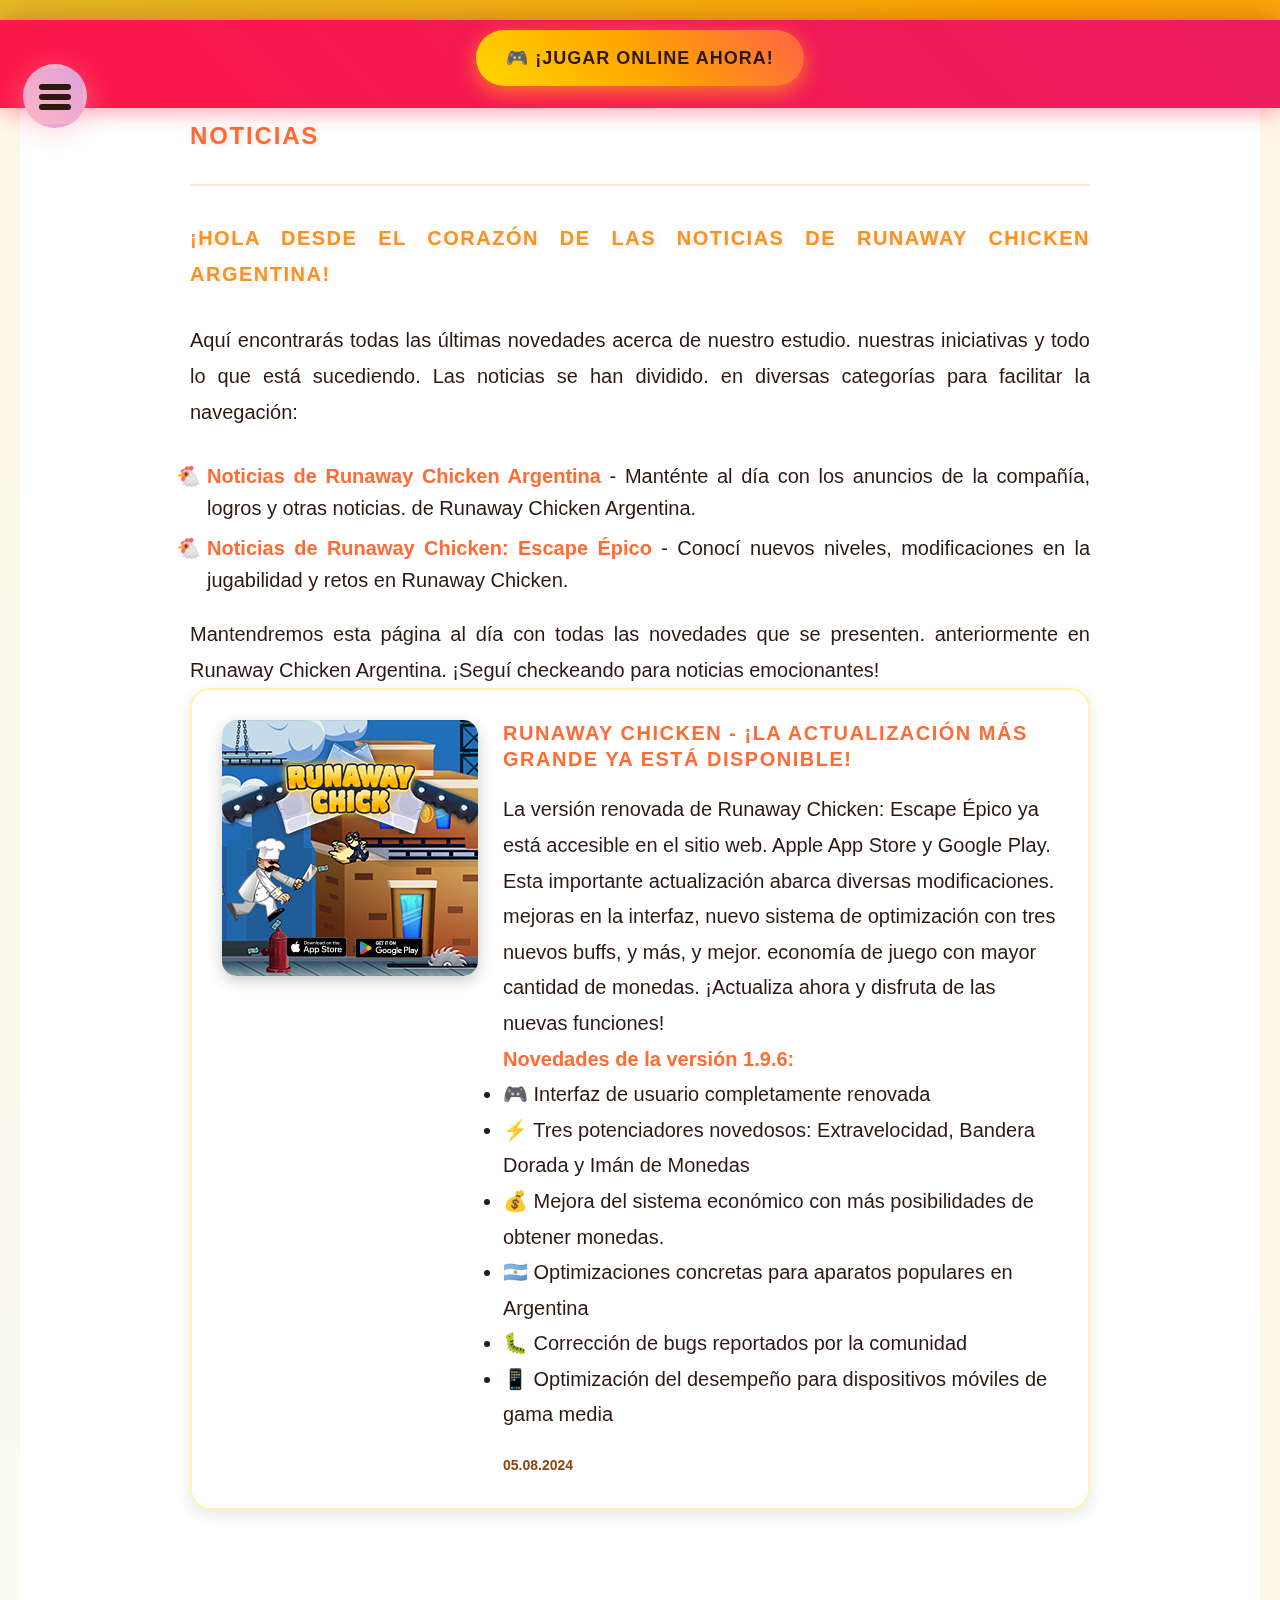
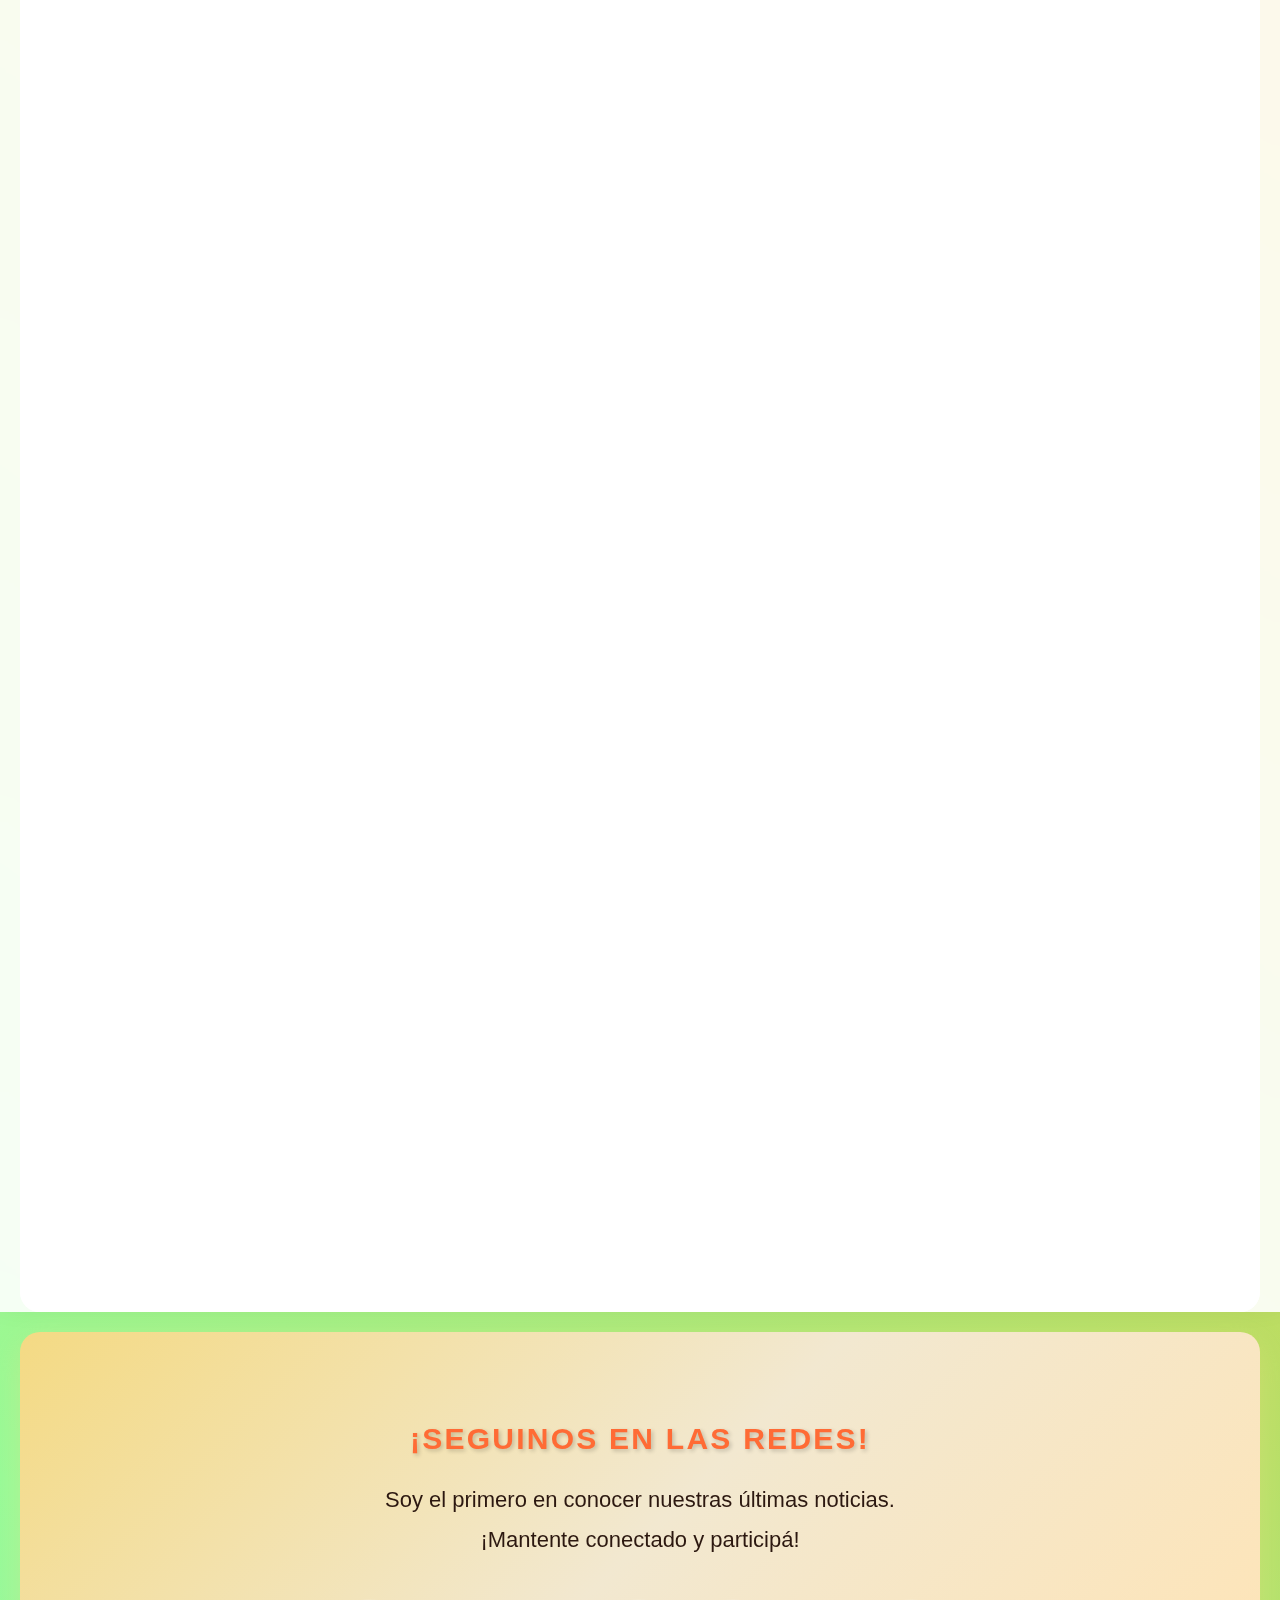
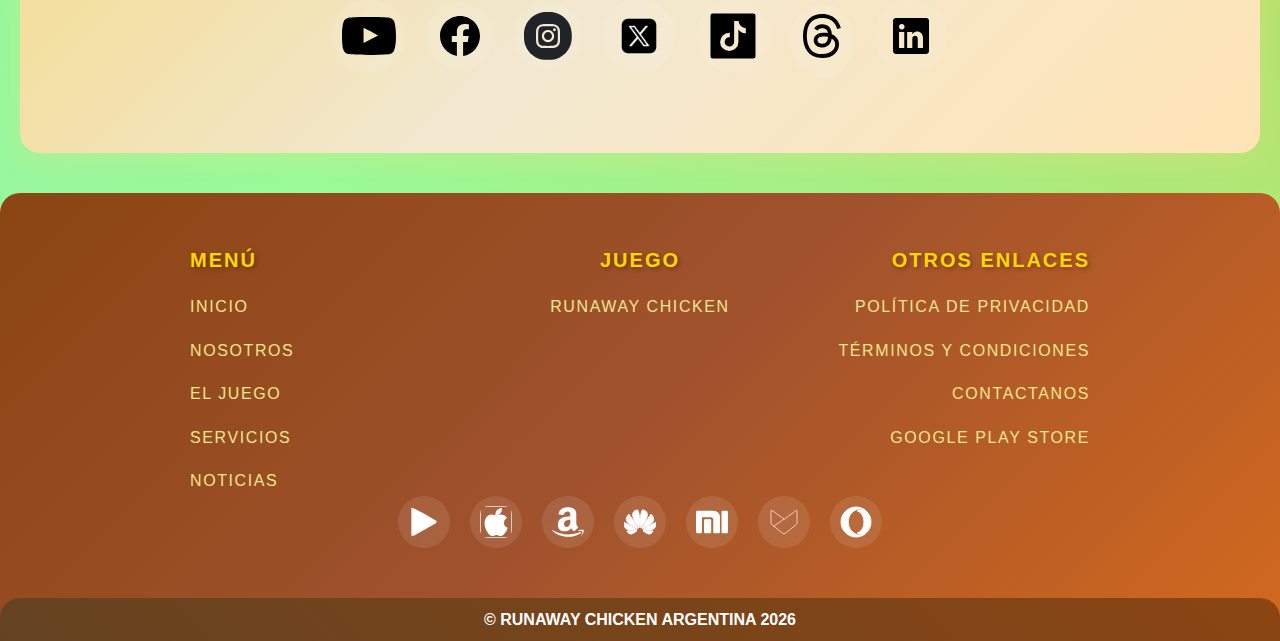
<file: noticias.html>
<!DOCTYPE html>
<html lang="es-AR">
<head>
    <meta charset="utf-8">
    <meta name="format-detection" content="telephone=no">
    <title>Noticias - Runaway Chicken Argentina</title>
    <link rel="stylesheet" href="style.css">
    <meta name="viewport" content="width=device-width, initial-scale=1">
    <meta name="description" content="Aquí encontrarás todas las últimas actualizaciones sobre Runaway Chicken, nuestros proyectos, y todo lo que está pasando">
    <meta name="keywords" content="Noticias, Actualizaciones, Juego, Desarrollo, Mobile, Argentina, Runaway Chicken">
    <meta name="robots" content="index, follow">
    <link rel="icon" type="image/png" href="images/favicon.png">
    <meta property="og:title" content="Noticias - Runaway Chicken Argentina">
    <meta property="og:description" content="Aquí encontrarás todas las últimas actualizaciones sobre Runaway Chicken, nuestros proyectos, y todo lo que está pasando">
    <meta property="og:type" content="website">
    <meta property="og:url" content="https://zeltrivox.com/noticias.html">
    <meta property="og:image" content="https://zeltrivox.com/images/logo.png">
    <meta property="og:site_name" content="Zeltrivox">
    <meta name="twitter:card" content="summary_large_image">
    <meta name="twitter:title" content="Noticias - Runaway Chicken Argentina">
    <meta name="twitter:description" content="Aquí encontrarás todas las últimas actualizaciones sobre Runaway Chicken, nuestros proyectos, y todo lo que está pasando">
    <meta name="twitter:image" content="https://zeltrivox.com/images/logo.png">
</head>

<body>
    <div id="cookie-banner" style="display:none;position:fixed;bottom:0;left:0;width:100vw;z-index:9999;background:rgba(44,24,16,0.98);color:#fff;padding:24px 16px 16px 16px;box-shadow:0 -4px 24px rgba(0,0,0,0.15);font-size:18px;line-height:1.5;">
        <div style="max-width:700px;margin:0 auto;display:flex;flex-direction:column;align-items:center;">
          <span style="margin-bottom:12px;">Empleamos cookies para optimizar el desempeño del sitio y estudiar el tráfico.  Al seguir navegando, aceptas nuestra política de cookies.<a href='politica-privacidad.html' style='color:#FFD700;text-decoration:underline;'>Política de Privacidad</a>.</span>
          <div style="display:flex;gap:16px;">
            <button id="cookie-accept" style="background:#FFD700;color:#2C1810;padding:10px 28px;border:none;border-radius:6px;font-size:16px;font-weight:bold;cursor:pointer;">Aceptar</button>
            <button id="cookie-decline" style="background:#fff;color:#2C1810;padding:10px 28px;border:none;border-radius:6px;font-size:16px;font-weight:bold;cursor:pointer;">Rechazar</button>
          </div>
        </div>
      </div>
    <div class="wrapper">
        <header id="header" class="header">
            <div class="header__top">
                <a href="#" class="btn-menu">
                    <span></span>
                    <span></span>
                    <span></span>
                </a>
            </div>
            
            <div class="header__inner">
                <div class="header__middle">
                    <nav class="nav">
                        <ul>
                            <li><a href="/"><span>Inicio</span></a></li>
                            <li><a href="nosotros.html"><span>Nosotros</span></a></li>
                            <li><a href="juego.html"><span>El Juego</span></a></li>
                            <li><a href="servicios.html"><span>Servicios</span></a></li>
                            <li><a href="noticias.html" class="nuxt-link-active"><span>Noticias</span></a></li>
                            <li><a href="contacto.html"><span>Contactanos</span></a></li>
                        </ul>
                    </nav>
                </div>
                
                <div class="header__bottom">
                    <a href="/"><img src="images/logo.png" alt="Runaway Chicken Argentina logo" width="48" height="48"></a>
                </div>
            </div>
        </header>

        <main class="main">
            <div class="cta-banner">
                <a href="https://play.google.com/store/apps/details?id=com.udarstudio.chickenrun" class="cta-main-btn">
                    🎮 ¡JUGAR ONLINE AHORA!
                </a>
            </div>

            <section id="noticias" class="section section--white">
                <div class="shell">
                    <div class="article article--gutter-top">
                        <div class="article__content">
                            <header class="article__head article--flex">
                                <div class="article__content">
                                    <h1 class="article__title">Noticias</h1>
                                </div>
                            </header>
                            
                            <div class="article__body">
                                <div class="article__entry">
                                    <h2 class="article__subtitle-small">¡Hola desde el corazón de las noticias de Runaway Chicken Argentina!</h2>
                                    
                                    <p>
                                        Aquí encontrarás todas las últimas novedades acerca de nuestro estudio. 
                                         nuestras iniciativas y todo lo que está sucediendo.  Las noticias se han dividido. 
                                         en diversas categorías para facilitar la navegación:
                                    </p>
                                    
                                    <ul>
                                        <li><strong>Noticias de Runaway Chicken Argentina</strong> - 
                                            Manténte al día con los anuncios de la compañía, logros y otras noticias. 
                                            de Runaway Chicken Argentina.
                                        </li>
                                        <li><strong>Noticias de Runaway Chicken: Escape Épico</strong> - 
                                            Conocí nuevos niveles, modificaciones en la jugabilidad y retos en Runaway Chicken.
                                        </li>
                                    </ul>
                                    
                                    <p>
                                        Mantendremos esta página al día con todas las novedades que se presenten. 
                                        anteriormente en Runaway Chicken Argentina.  ¡Seguí checkeando para noticias emocionantes!
                                    </p>
                                </div>

                                <article class="article-news">
                                    <div class="article-news__image">
                                        <img src="images/temp/news/runaway-chicken-196-release.jpg" alt="Nueva Versión 1.9.6 disponible para Runaway Chicken">
                                    </div>
                                    <div class="article-news__content">
                                        <div class="article-news__head">
                                            <h3 class="article-news__title">Runaway Chicken - ¡La Actualización Más Grande Ya Está Disponible!</h3>
                                        </div>
                                        <div class="article-news__body">
                                            <p>
                                                La versión renovada de Runaway Chicken:  Escape Épico ya está accesible en el sitio web. 
                                                Apple App Store y Google Play.  Esta importante actualización abarca diversas modificaciones. 
                                                mejoras en la interfaz, nuevo sistema de optimización con tres nuevos buffs, y más, y mejor. 
                                                economía de juego con mayor cantidad de monedas.  ¡Actualiza ahora y disfruta de las nuevas funciones!
                                            </p>
                                            <p>
                                                <strong>Novedades de la versión 1.9.6:</strong>
                                            </p>
                                            <ul>
                                                <li>🎮 Interfaz de usuario completamente renovada</li>
                                                <li>⚡ Tres potenciadores novedosos:  Extravelocidad, Bandera Dorada y Imán de Monedas</li>
                                                <li>💰 Mejora del sistema económico con más posibilidades de obtener monedas.</li>
                                                <li>🇦🇷 Optimizaciones concretas para aparatos populares en Argentina</li>
                                                <li>🐛 Corrección de bugs reportados por la comunidad</li>
                                                <li>📱 Optimización del desempeño para dispositivos móviles de gama media</li>
                                            </ul>
                                        </div>
                                        <div class="article-news__date">05.08.2024</div>
                                    </div>
                                </article>

                                <article class="article-news">
                                    <div class="article-news__image">
                                        <img src="images/temp/news/runaway-release.jpg" alt="Banner de Lanzamiento Runaway Chicken">
                                    </div>
                                    <div class="article-news__content">
                                        <div class="article-news__head">
                                            <h3 class="article-news__title">¡Lanzamiento Oficial de Runaway Chicken en Argentina!</h3>
                                        </div>
                                        <div class="article-news__body">
                                            <p>
                                                ¡Nos emociona enormemente anunciar el lanzamiento oficial de Runaway Chicken! 
                                                de mercado en Argentina!  Impacta en las plumas de un pollo audaz que huye. 
                                                de un chef furioso en una metrópolis animada.  Evalúa barreras, navegá por 
                                                calles saturadas, y vence al incansable cocinero en este apasionante juego de escape.
                                            </p>
                                            <p>
                                                <strong>¿Por qué elegir Runaway Chicken?</strong>
                                            </p>
                                            <ul>
                                                <li>🇦🇷 Completamente localizado para Argentina</li>
                                                <li>📱 Optimizado para dispositivos populares en el país</li>
                                                <li>🆓 Completamente gratis para descargar y jugar</li>
                                                <li>🎯 Sin publicidades invasivas</li>
                                                <li>🌐 Funciona sin conexión a internet</li>
                                                <li>👨‍👩‍👧‍👦 Apropiado para toda la familia</li>
                                            </ul>
                                        </div>
                                        <div class="article-news__date">09.06.2024</div>
                                    </div>
                                </article>

                                <article class="article-news">
                                    <div class="article-news__image">
                                        <img src="images/temp/news/runaway-preregistration.jpg" alt="Pre-registro de Runaway Chicken">
                                    </div>
                                    <div class="article-news__content">
                                        <div class="article-news__head">
                                            <h3 class="article-news__title">Runaway Chicken - Pre-registro Abierto para Argentina</h3>
                                        </div>
                                        <div class="article-news__body">
                                            <p>
                                                ¡Noticias conmovedoras!  La inscripción anticipada para Runaway Chicken ya está disponible. 
                                                específicamente para los usuarios de Argentina en Google Play y Apple App Store. 
                                                ¡Ingresa ahora para ser uno de los primeros en participar cuando se ponga en marcha oficialmente!
                                            </p>
                                            <p>
                                                Los usuarios que se registren previamente obtendrán ventajas únicas:
                                            </p>
                                            <ul>
                                                <li>🎁 Inicial con 1000 monedas sin costo</li>
                                                <li>🐔 "Pollo Argentino" piel única con los colores de la bandera</li>
                                                <li>📱 Alerta automática cuando el juego sea accesible.</li>
                                                <li>🏆 "Early Bird" badge especial en tu perfil</li>
                                            </ul>
                                        </div>
                                        <div class="article-news__date">28.02.2024</div>
                                    </div>
                                </article>

                            </div>
                        </div>
                    </div>
                </div>
            </section>
        </main>

        <section id="redes" class="section section--colour section--medium">
            <div class="shell">
                <div class="contacts">
                    <div class="contacts__col">
                        <h2 class="contacts__title">¡Seguinos en las redes!</h2>
                        <p class="contacts__entry">
                            Soy el primero en conocer nuestras últimas noticias.<br>¡Mantente conectado y participá!
                        </p>
                    </div>
                    <div class="contacts__col">
                        <div class="socials">
                            <ul>
                                <li><a href="https://www.youtube.com/channel/UC2T56QIR4Um-3L4v1oF-Tdw" target="_blank" rel="nofollow" class="socials__item"><img src="images/youtube.svg" width="54" height="54" alt="Runaway Chicken Youtube"></a></li>
                                <li><a href="https://www.facebook.com/udarstudio/" target="_blank" rel="nofollow" class="socials__item"><img src="images/fb-icon.svg" width="48" height="48" alt="Runaway Chicken Facebook"></a></li>
                                <li><a href="https://www.instagram.com/udarstudio/" target="_blank" rel="nofollow" class="socials__item"><img src="images/insta-icon.svg" width="48" height="48" alt="Runaway Chicken Instagram"></a></li>
                                <li><a href="https://twitter.com/UdarStudio" target="_blank" rel="nofollow" class="socials__item"><img src="images/twitter-icon.png" width="54" height="54" alt="Runaway Chicken Twitter"></a></li>
                                <li><a href="https://www.tiktok.com/@udarstudio" target="_blank" rel="nofollow" class="socials__item"><img src="images/tiktok-icon.svg" width="54" height="54" alt="Runaway Chicken TikTok"></a></li>
                                <li style="width: 64px; height: 64px;">
                                    <a href="https://www.threads.net/@udarstudio" target="_blank" rel="nofollow" class="socials__item">
                                    <svg aria-label="Threads" class="x1ypdohk x13dflua x11xpdln xk4oym4 xus2keu" fill="var(--barcelona-primary-icon)" height="100%" role="img" viewBox="0 0 192 192" width="100%" xmlns="http://www.w3.org/2000/svg"><path d="M141.537 88.9883C140.71 88.5919 139.87 88.2104 139.019 87.8451C137.537 60.5382 122.616 44.905 97.5619 44.745C97.4484 44.7443 97.3355 44.7443 97.222 44.7443C82.2364 44.7443 69.7731 51.1409 62.102 62.7807L75.881 72.2328C81.6116 63.5383 90.6052 61.6848 97.2286 61.6848C97.3051 61.6848 97.3819 61.6848 97.4576 61.6855C105.707 61.7381 111.932 64.1366 115.961 68.814C118.893 72.2193 120.854 76.925 121.825 82.8638C114.511 81.6207 106.601 81.2385 98.145 81.7233C74.3247 83.0954 59.0111 96.9879 60.0396 116.292C60.5615 126.084 65.4397 134.508 73.775 140.011C80.8224 144.663 89.899 146.938 99.3323 146.423C111.79 145.74 121.563 140.987 128.381 132.296C133.559 125.696 136.834 117.143 138.28 106.366C144.217 109.949 148.617 114.664 151.047 120.332C155.179 129.967 155.42 145.8 142.501 158.708C131.182 170.016 117.576 174.908 97.0135 175.059C74.2042 174.89 56.9538 167.575 45.7381 153.317C35.2355 139.966 29.8077 120.682 29.6052 96C29.8077 71.3178 35.2355 52.0336 45.7381 38.6827C56.9538 24.4249 74.2039 17.11 97.0132 16.9405C119.988 17.1113 137.539 24.4614 149.184 38.788C154.894 45.8136 159.199 54.6488 162.037 64.9503L178.184 60.6422C174.744 47.9622 169.331 37.0357 161.965 27.974C147.036 9.60668 125.202 0.195148 97.0695 0H96.9569C68.8816 0.19447 47.2921 9.6418 32.7883 28.0793C19.8819 44.4864 13.2244 67.3157 13.0007 95.9325L13 96L13.0007 96.0675C13.2244 124.684 19.8819 147.514 32.7883 163.921C47.2921 182.358 68.8816 191.806 96.9569 192H97.0695C122.03 191.827 139.624 185.292 154.118 170.811C173.081 151.866 172.51 128.119 166.26 113.541C161.776 103.087 153.227 94.5962 141.537 88.9883ZM98.4405 129.507C88.0005 130.095 77.1544 125.409 76.6196 115.372C76.2232 107.93 81.9158 99.626 99.0812 98.6368C101.047 98.5234 102.976 98.468 104.871 98.468C111.106 98.468 116.939 99.0737 122.242 100.233C120.264 124.935 108.662 128.946 98.4405 129.507Z"></path></svg>
                                   </a></li>
                                <li><a href="https://www.linkedin.com/company/udar-studio" target="_blank" rel="nofollow" class="socials__item"><img src="images/linkedin-icon.svg" width="54" height="54" alt="Runaway Chicken Linkedin"></a></li>
                            </ul>
                        </div>
                    </div>
                </div>
            </div>
        </section>
           <div>
      
            
            <footer class="footer">
                <div class="footer__body">
                    <div class="shell">
                        <div class="footer__nav">
                            <div class="footer__columns">
                                <div class="footer__col">
                                    <ul>
                                        <li><h4 class="footer__title">Menú</h4></li>
                                        <li><a href="/"><span>Inicio</span></a></li>
                                        <li><a href="nosotros.html"><span>Nosotros</span></a></li>
                                        <li><a href="juego.html"><span>El Juego</span></a></li>
                                        <li><a href="servicios.html"><span>Servicios</span></a></li>
                                        <li><a href="noticias.html"><span>Noticias</span></a></li>
                                    </ul>
                                </div>
                                <div class="footer__col">
                                    <ul>
                                        <li><h4 class="footer__title">Juego</h4></li>
                                        <li><a href="juego.html"><span>Runaway Chicken</span></a></li>
                                    </ul>
                                </div>
                                <div class="footer__col">
                                    <ul>
                                        <li><h4 class="footer__title">Otros Enlaces</h4></li>
                                        <li><a href="politica-privacidad.html"><span>Política de Privacidad</span></a></li>
                                        <li><a href="terminos.html"><span>Términos y Condiciones</span></a></li>
                                        <li><a href="contacto.html"><span>Contactanos</span></a></li>
                                        <li><a href="https://play.google.com/store/apps/details?id=com.udarstudio.chickenrun" target="_blank" rel="nofollow"><span>Google Play Store</span></a></li>
                                    </ul>
                                </div>
                            </div>
                        </div>
                        
                        <div class="socials socials--small">
                            <ul>
                                <li><a href="https://play.google.com/store/apps/details?id=com.udarstudio.chickenrun"><img src="images/gplay-icon-white.svg" width="32" height="32" alt="Google Play" target="_blank" rel="nofollow"></a></li>
                                <li><a href="https://apps.apple.com/us/app/runaway-chick/id6477134175"><img src="images/apple-logo-white.svg" width="32" height="32" alt="Apple App Store" target="_blank" rel="nofollow"></a></li>
                                <li><a href="https://www.amazon.com/UdarStudio-Runaway-Chick/dp/B0D5DL233R/"><img src="images/amazon.svg" width="32" height="32" alt="Amazon App Store" target="_blank" rel="nofollow"></a></li>
                                <li><a href="https://appgallery.huawei.com/app/C111121603"><img src="images/huawei-logo.svg" width="32" height="32" alt="Huawei App Gallery" target="_blank" rel="nofollow"></a></li>
                                <li><a href="https://global.app.mi.com/details?lo=ES&la=en_US&id=com.udarstudio.chickenrun"><img src="images/xiaomi-icon.svg" width="32" height="32" alt="Xiaomi Mi App Mall" target="_blank" rel="nofollow"></a></li>
                                <li><a href="https://runaway-chick-epic-cartoon.en.aptoide.com/app"><img src="images/aptoide-icon.svg" width="32" height="32" alt="Aptoide" target="_blank" rel="nofollow"></a></li>
                                <li><a href="https://gx.games/games/1ia91x/runaway-chick-demo/"><img src="images/operagx-icon.svg" width="32" height="32" alt="GX.GAMES" target="_blank" rel="nofollow"></a></li>
                            </ul>
                        </div>
                    </div>
                </div>
                
                <div class="footer__bar">
                    <div class="shell">© Runaway Chicken Argentina <span id="js-get-year">2024</span></div>
                </div>
            </footer>
        </div>
    </div>

    <script src="script.js"></script>
</body>
</html>
</file>
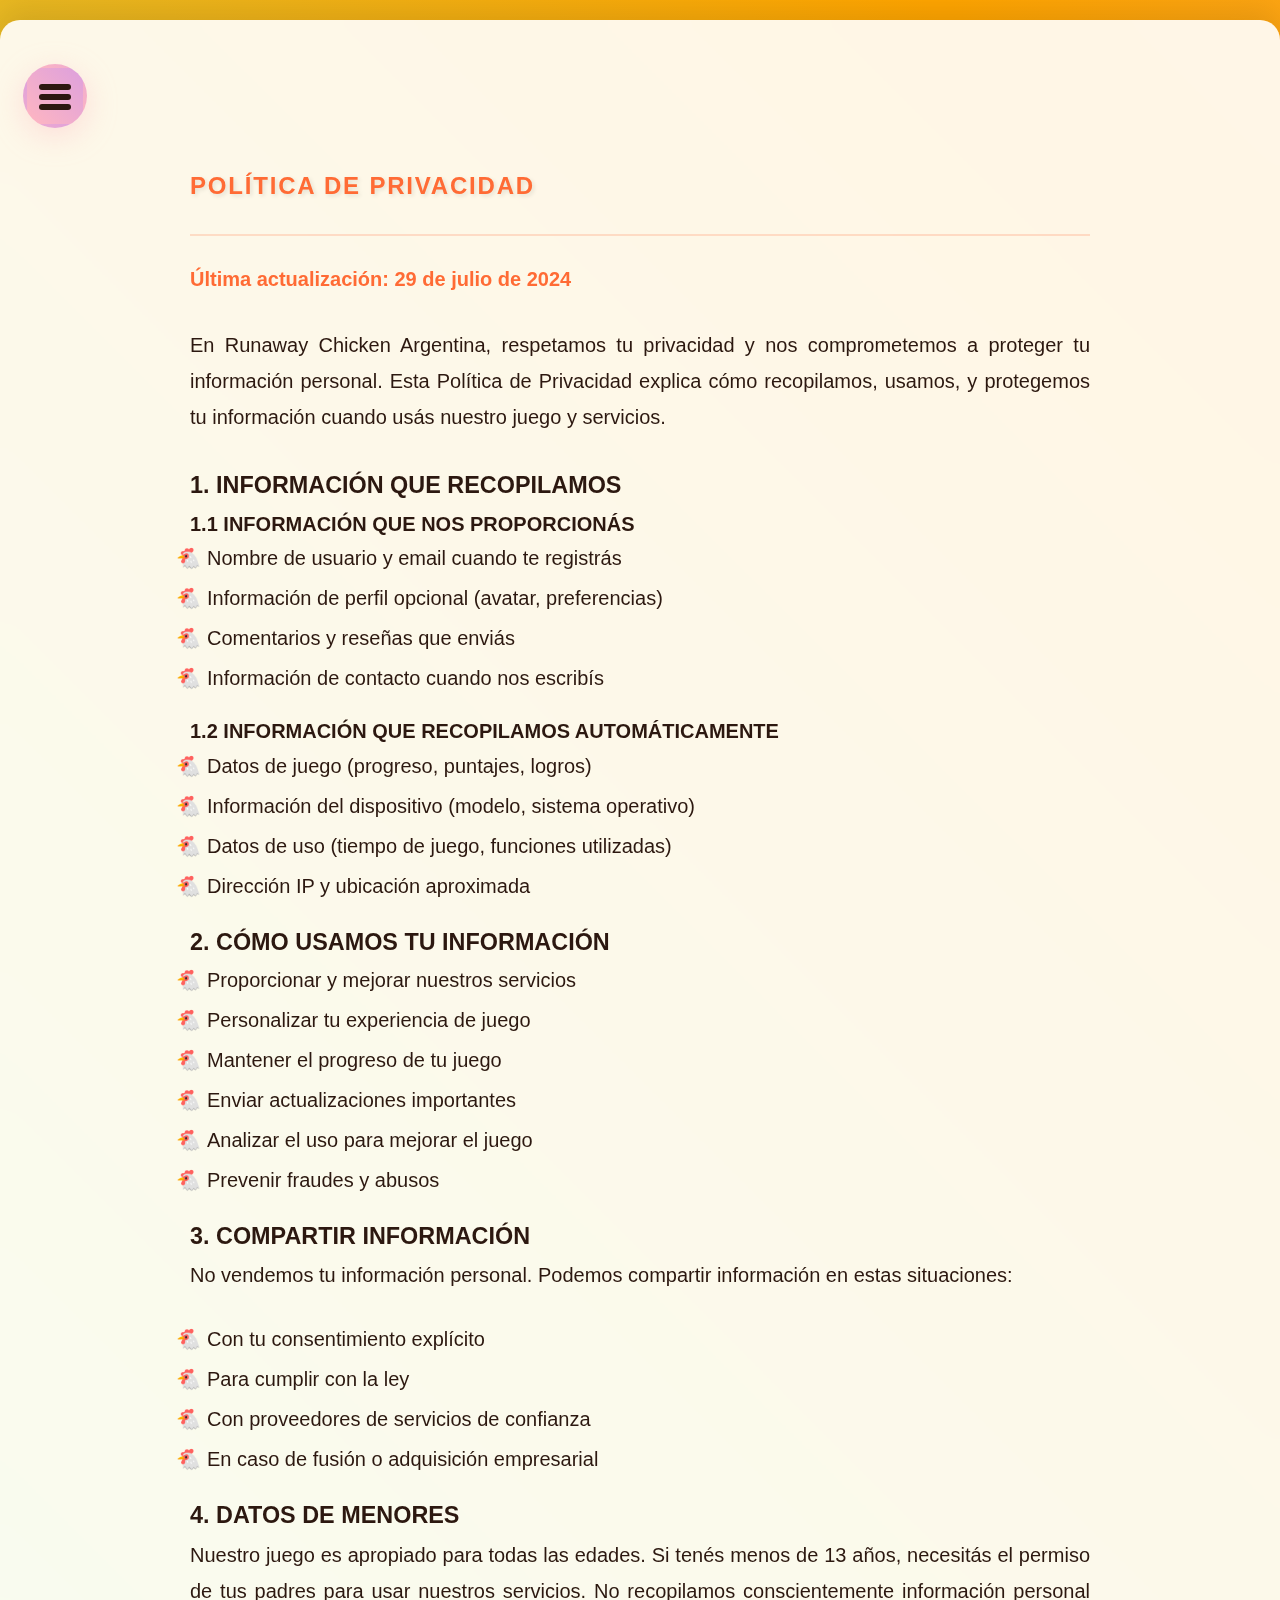
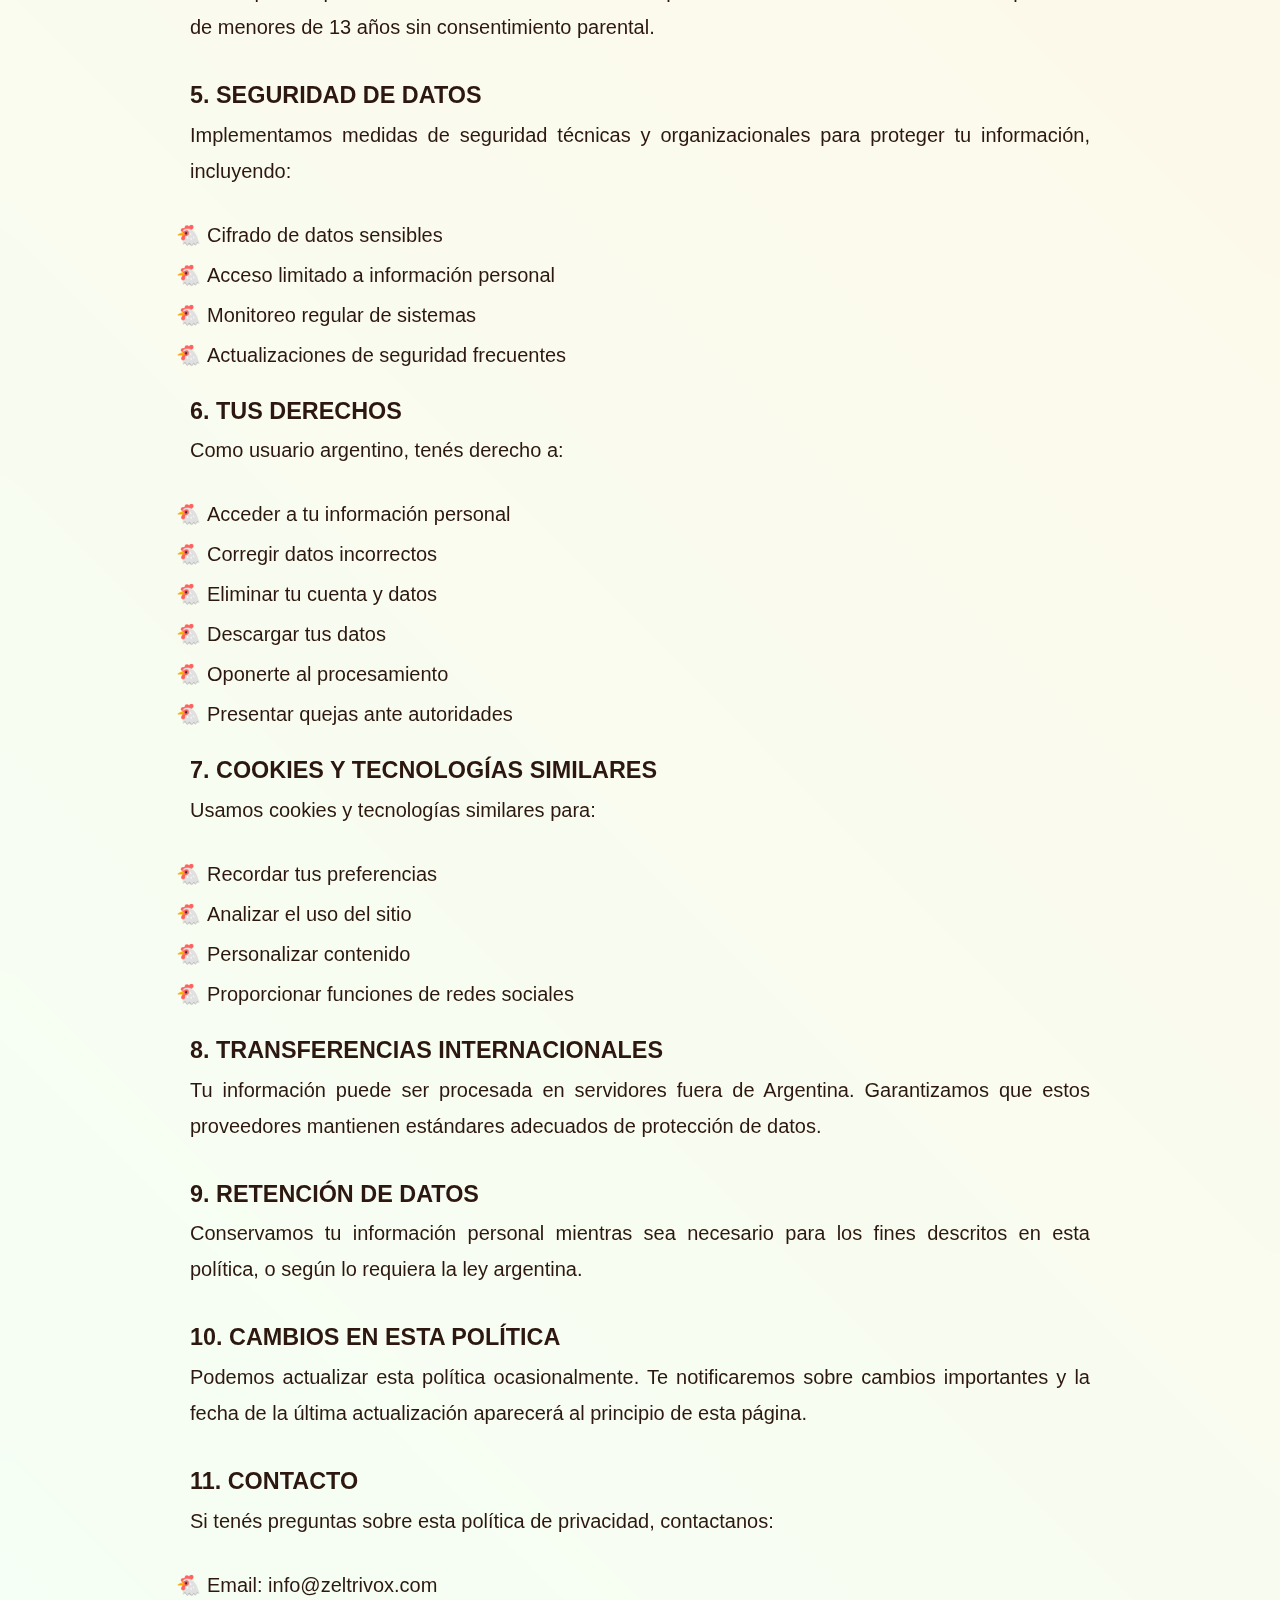
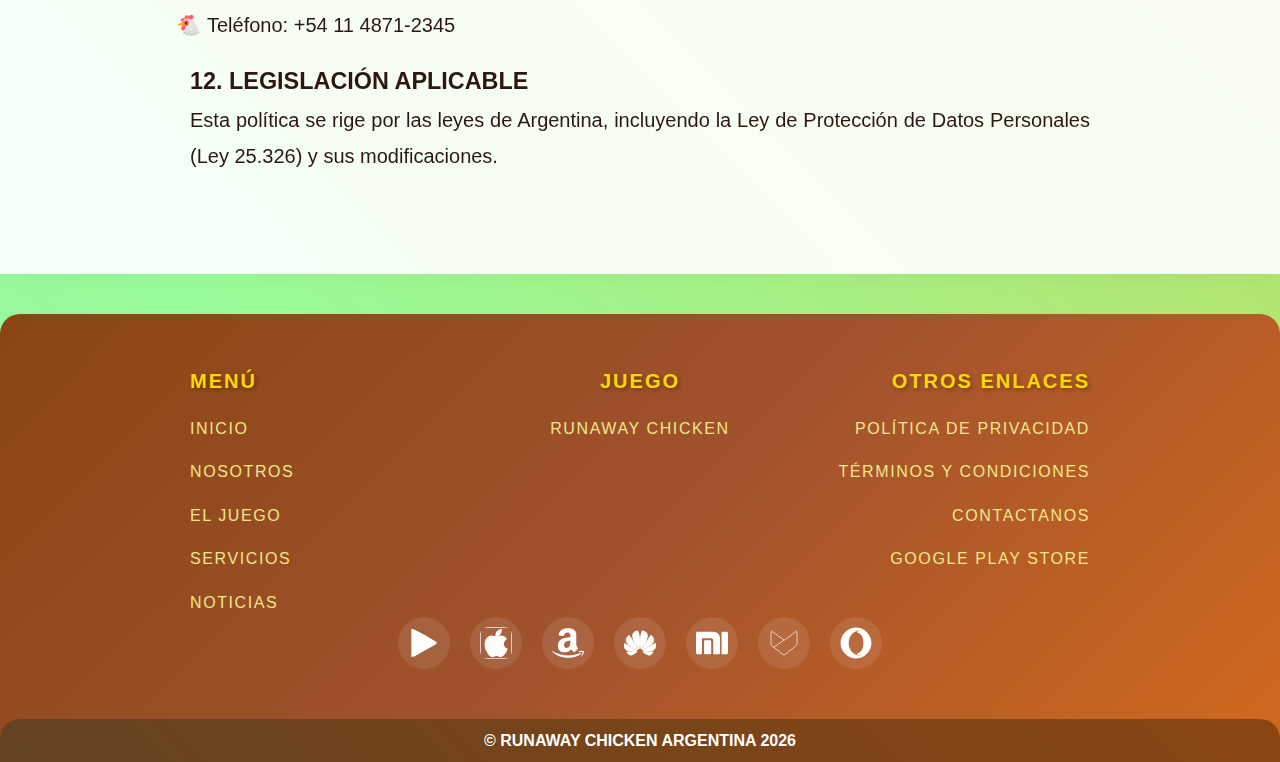
<file: politica-privacidad.html>
<!DOCTYPE html>
<html lang="es-AR">
<head>
    <meta charset="utf-8">
    <meta name="format-detection" content="telephone=no">
    <title>Política de Privacidad - Runaway Chicken Argentina</title>
    <link rel="stylesheet" href="style.css">
    <meta name="viewport" content="width=device-width, initial-scale=1">
    <meta name="description" content="Política de Privacidad de Runaway Chicken Argentina. Conocé cómo protegemos tu información personal.">
    <link rel="icon" type="image/png" href="images/favicon.png">
</head>

<body>
    <div class="wrapper">
        <header id="header" class="header">
            <div class="header__top">
                <a href="#" class="btn-menu">
                    <span></span>
                    <span></span>
                    <span></span>
                </a>
            </div>
            
            <div class="header__inner">
                <div class="header__middle">
                    <nav class="nav">
                        <ul>
                            <li><a href="/"><span>Inicio</span></a></li>
                            <li><a href="nosotros.html"><span>Nosotros</span></a></li>
                            <li><a href="juego.html"><span>El Juego</span></a></li>
                            <li><a href="servicios.html"><span>Servicios</span></a></li>
                            <li><a href="noticias.html"><span>Noticias</span></a></li>
                            <li><a href="contacto.html"><span>Contactanos</span></a></li>
                        </ul>
                    </nav>
                </div>
                
                <div class="header__bottom">
                    <a href="/"><img src="/images/logo.png" alt="Runaway Chicken Argentina logo" width="48" height="48"></a>
                </div>
            </div>
        </header>

        <main class="main">
            <section class="section">
                <div class="shell">
                    <article class="article article--gutter-top">
                        <div class="article__content">
                            <header class="article__head">
                                <h1 class="article__title">Política de Privacidad</h1>
                            </header>
                            
                            <div class="article__body">
                                <div class="article__entry">
                                    <p><strong>Última actualización: 29 de julio de 2024</strong></p>
                                    
                                    <p>En Runaway Chicken Argentina, respetamos tu privacidad y nos comprometemos a proteger tu información personal. Esta Política de Privacidad explica cómo recopilamos, usamos, y protegemos tu información cuando usás nuestro juego y servicios.</p>

                                    <h3>1. Información que Recopilamos</h3>
                                    <h4>1.1 Información que nos proporcionás</h4>
                                    <ul>
                                        <li>Nombre de usuario y email cuando te registrás</li>
                                        <li>Información de perfil opcional (avatar, preferencias)</li>
                                        <li>Comentarios y reseñas que enviás</li>
                                        <li>Información de contacto cuando nos escribís</li>
                                    </ul>

                                    <h4>1.2 Información que recopilamos automáticamente</h4>
                                    <ul>
                                        <li>Datos de juego (progreso, puntajes, logros)</li>
                                        <li>Información del dispositivo (modelo, sistema operativo)</li>
                                        <li>Datos de uso (tiempo de juego, funciones utilizadas)</li>
                                        <li>Dirección IP y ubicación aproximada</li>
                                    </ul>

                                    <h3>2. Cómo Usamos tu Información</h3>
                                    <ul>
                                        <li>Proporcionar y mejorar nuestros servicios</li>
                                        <li>Personalizar tu experiencia de juego</li>
                                        <li>Mantener el progreso de tu juego</li>
                                        <li>Enviar actualizaciones importantes</li>
                                        <li>Analizar el uso para mejorar el juego</li>
                                        <li>Prevenir fraudes y abusos</li>
                                    </ul>

                                    <h3>3. Compartir Información</h3>
                                    <p>No vendemos tu información personal. Podemos compartir información en estas situaciones:</p>
                                    <ul>
                                        <li>Con tu consentimiento explícito</li>
                                        <li>Para cumplir con la ley</li>
                                        <li>Con proveedores de servicios de confianza</li>
                                        <li>En caso de fusión o adquisición empresarial</li>
                                    </ul>

                                    <h3>4. Datos de Menores</h3>
                                    <p>Nuestro juego es apropiado para todas las edades. Si tenés menos de 13 años, necesitás el permiso de tus padres para usar nuestros servicios. No recopilamos conscientemente información personal de menores de 13 años sin consentimiento parental.</p>

                                    <h3>5. Seguridad de Datos</h3>
                                    <p>Implementamos medidas de seguridad técnicas y organizacionales para proteger tu información, incluyendo:</p>
                                    <ul>
                                        <li>Cifrado de datos sensibles</li>
                                        <li>Acceso limitado a información personal</li>
                                        <li>Monitoreo regular de sistemas</li>
                                        <li>Actualizaciones de seguridad frecuentes</li>
                                    </ul>

                                    <h3>6. Tus Derechos</h3>
                                    <p>Como usuario argentino, tenés derecho a:</p>
                                    <ul>
                                        <li>Acceder a tu información personal</li>
                                        <li>Corregir datos incorrectos</li>
                                        <li>Eliminar tu cuenta y datos</li>
                                        <li>Descargar tus datos</li>
                                        <li>Oponerte al procesamiento</li>
                                        <li>Presentar quejas ante autoridades</li>
                                    </ul>

                                    <h3>7. Cookies y Tecnologías Similares</h3>
                                    <p>Usamos cookies y tecnologías similares para:</p>
                                    <ul>
                                        <li>Recordar tus preferencias</li>
                                        <li>Analizar el uso del sitio</li>
                                        <li>Personalizar contenido</li>
                                        <li>Proporcionar funciones de redes sociales</li>
                                    </ul>

                                    <h3>8. Transferencias Internacionales</h3>
                                    <p>Tu información puede ser procesada en servidores fuera de Argentina. Garantizamos que estos proveedores mantienen estándares adecuados de protección de datos.</p>

                                    <h3>9. Retención de Datos</h3>
                                    <p>Conservamos tu información personal mientras sea necesario para los fines descritos en esta política, o según lo requiera la ley argentina.</p>

                                    <h3>10. Cambios en esta Política</h3>
                                    <p>Podemos actualizar esta política ocasionalmente. Te notificaremos sobre cambios importantes y la fecha de la última actualización aparecerá al principio de esta página.</p>

                                    <h3>11. Contacto</h3>
                                    <p>Si tenés preguntas sobre esta política de privacidad, contactanos:</p>
                                    <ul>
                                        <li>Email: info@zeltrivox.com</li>
                                        <li>Teléfono: +54 11 4871-2345</li>
                                    </ul>

                                    <h3>12. Legislación Aplicable</h3>
                                    <p>Esta política se rige por las leyes de Argentina, incluyendo la Ley de Protección de Datos Personales (Ley 25.326) y sus modificaciones.</p>
                                </div>
                            </div>
                        </div>
                    </article>
                </div>
            </section>
        </main>

        <footer class="footer">
            <div class="footer__body">
                <div class="shell">
                    <div class="footer__nav">
                        <div class="footer__columns">
                            <div class="footer__col">
                                <ul>
                                    <li><h4 class="footer__title">Menú</h4></li>
                                    <li><a href="/"><span>Inicio</span></a></li>
                                    <li><a href="nosotros.html"><span>Nosotros</span></a></li>
                                    <li><a href="juego.html"><span>El Juego</span></a></li>
                                    <li><a href="servicios.html"><span>Servicios</span></a></li>
                                    <li><a href="noticias.html"><span>Noticias</span></a></li>
                                </ul>
                            </div>
                            <div class="footer__col">
                                <ul>
                                    <li><h4 class="footer__title">Juego</h4></li>
                                    <li><a href="juego.html"><span>Runaway Chicken</span></a></li>
                                </ul>
                            </div>
                            <div class="footer__col">
                                <ul>
                                    <li><h4 class="footer__title">Otros Enlaces</h4></li>
                                    <li><a href="politica-privacidad.html"><span>Política de Privacidad</span></a></li>
                                    <li><a href="terminos.html"><span>Términos y Condiciones</span></a></li>
                                    <li><a href="contacto.html"><span>Contactanos</span></a></li>
                                    <li><a href="https://play.google.com/store/apps/details?id=com.udarstudio.chickenrun" target="_blank" rel="nofollow"><span>Google Play Store</span></a></li>
                                </ul>
                            </div>
                        </div>
                    </div>
                    
                    <div class="socials socials--small">
                        <ul>
                            <li><a href="https://play.google.com/store/apps/details?id=com.udarstudio.chickenrun"><img src="/images/gplay-icon-white.svg" width="32" height="32" alt="Google Play" target="_blank" rel="nofollow"></a></li>
                            <li><a href="https://apps.apple.com/us/app/runaway-chick/id6477134175"><img src="/images/apple-logo-white.svg" width="32" height="32" alt="Apple App Store" target="_blank" rel="nofollow"></a></li>
                            <li><a href="https://www.amazon.com/UdarStudio-Runaway-Chick/dp/B0D5DL233R/"><img src="/images/amazon.svg" width="32" height="32" alt="Amazon App Store" target="_blank" rel="nofollow"></a></li>
                            <li><a href="https://appgallery.huawei.com/app/C111121603"><img src="/images/huawei-logo.svg" width="32" height="32" alt="Huawei App Gallery" target="_blank" rel="nofollow"></a></li>
                            <li><a href="https://global.app.mi.com/details?lo=ES&la=en_US&id=com.udarstudio.chickenrun"><img src="/images/xiaomi-icon.svg" width="32" height="32" alt="Xiaomi Mi App Mall" target="_blank" rel="nofollow"></a></li>
                            <li><a href="https://runaway-chick-epic-cartoon.en.aptoide.com/app"><img src="/images/aptoide-icon.svg" width="32" height="32" alt="Aptoide" target="_blank" rel="nofollow"></a></li>
                            <li><a href="https://gx.games/games/1ia91x/runaway-chick-demo/"><img src="/images/operagx-icon.svg" width="32" height="32" alt="GX.GAMES" target="_blank" rel="nofollow"></a></li>
                        </ul>
                    </div>
                </div>
            </div>
            
            <div class="footer__bar">
                <div class="shell">© Runaway Chicken Argentina <span id="js-get-year">2024</span></div>
            </div>
        </footer>
    </div>

    <script src="script.js"></script>
</body>
</html>
</file>
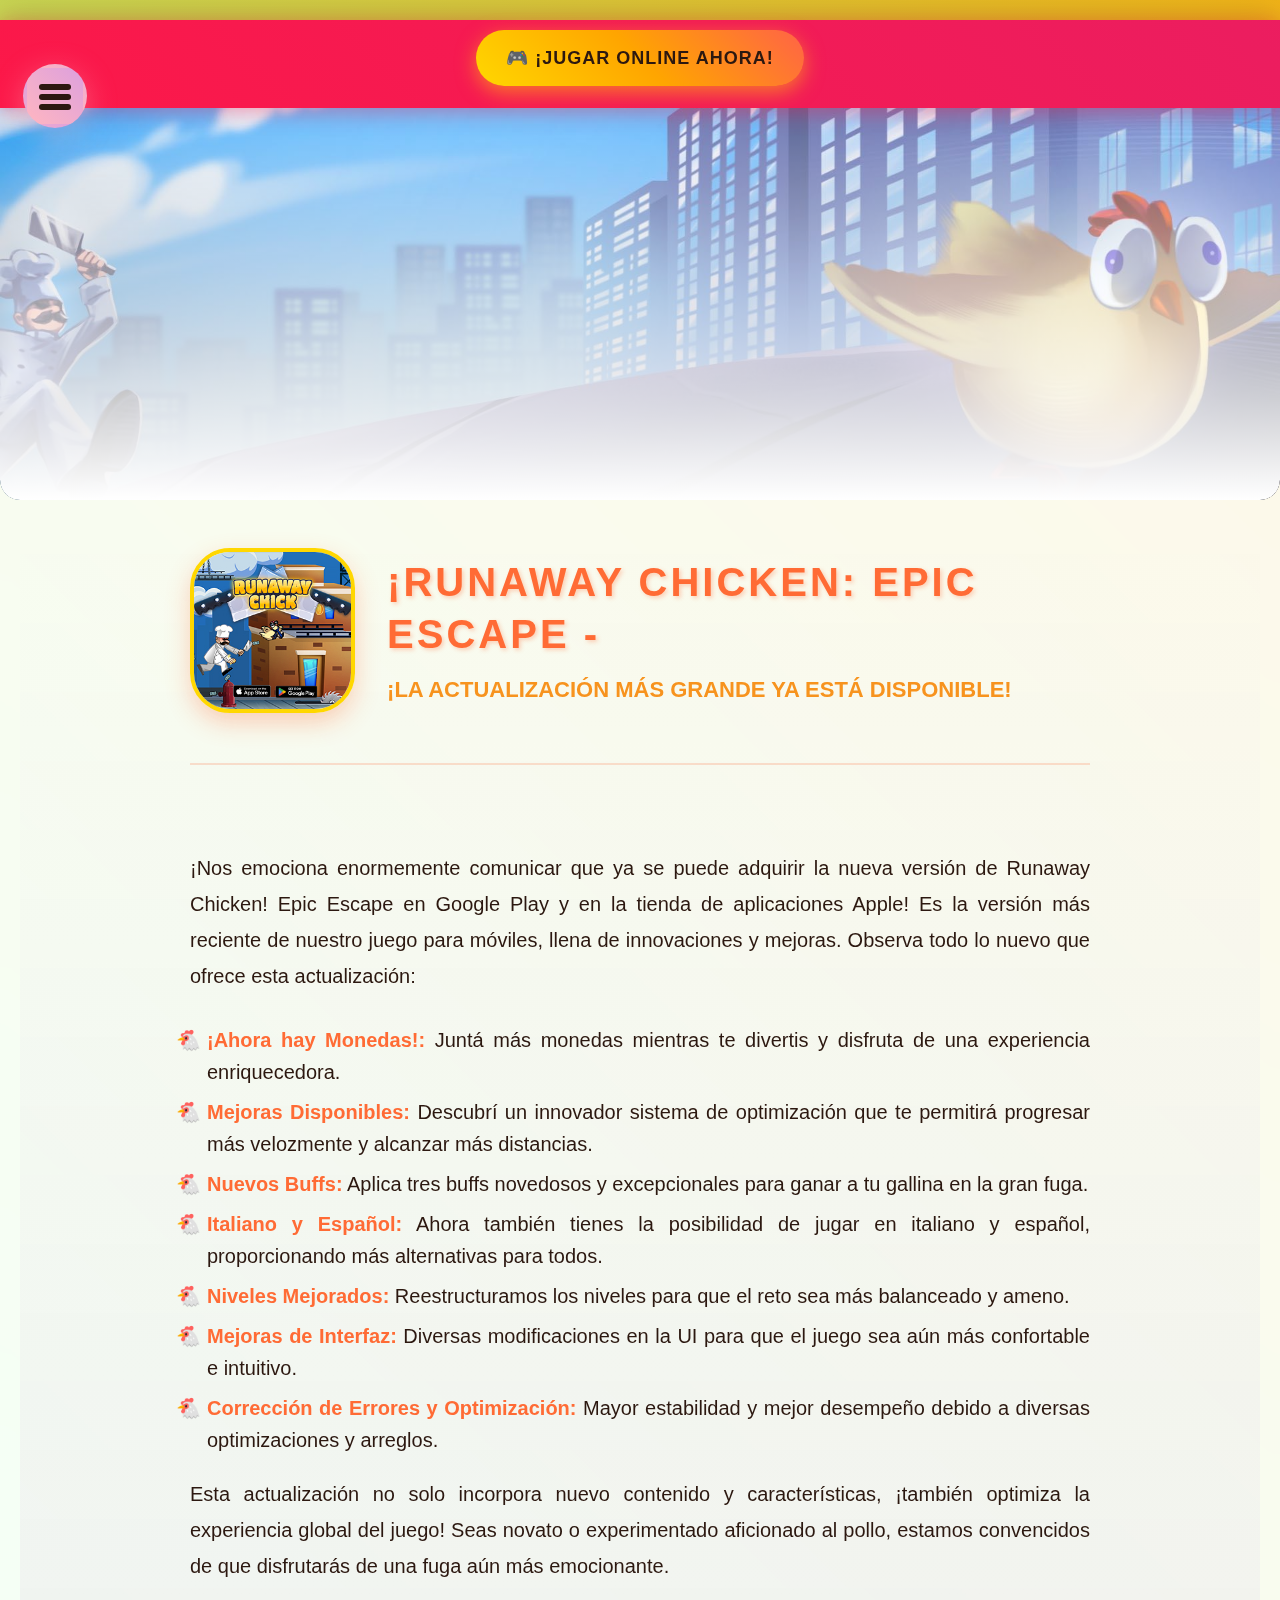
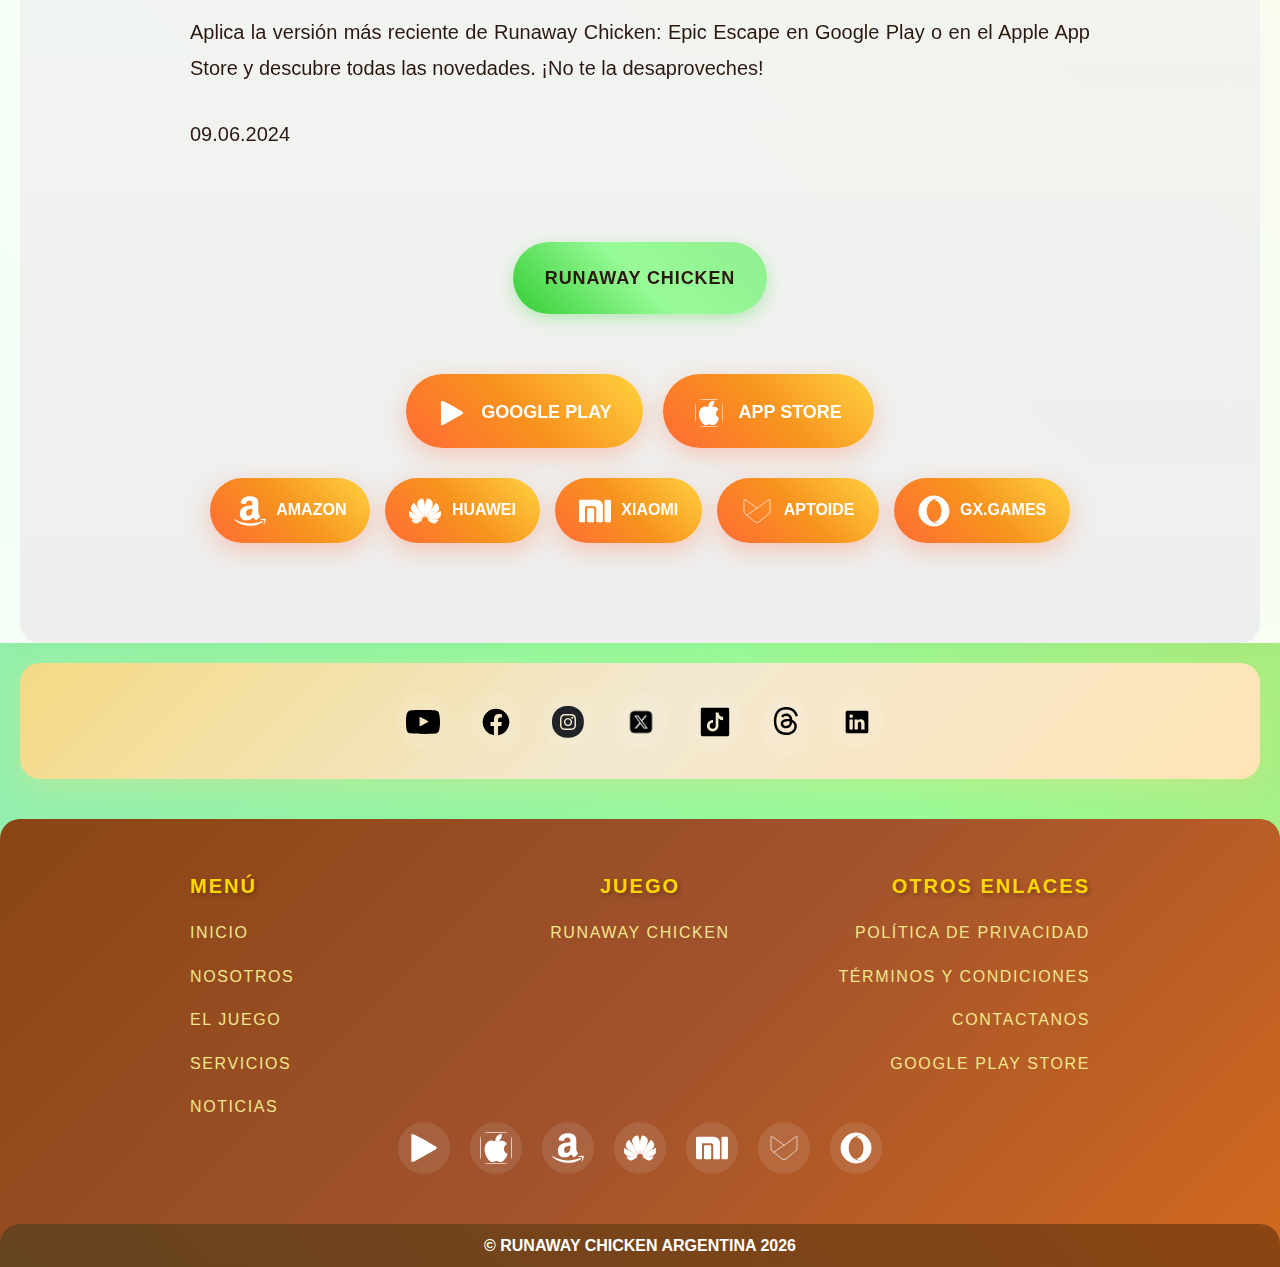
<file: runaway-chicken-biggest-update.html>
<!DOCTYPE html>
<html lang="es-AR">
<head>
    <meta charset="utf-8">
    <meta name="format-detection" content="telephone=no">
    <title>Runaway Chicken: Escape Épico - El Mejor Juego de Aventuras</title>
    <link rel="stylesheet" href="style.css">
    <link rel="stylesheet" href="swipper.css">
    <meta name="viewport" content="width=device-width, initial-scale=1">
    <meta name="description" content="Runaway Chicken: Escape Épico es un juego mobile de aventuras y plataformas creado especialmente para Argentina">
    <meta name="keywords" content="Runaway, Chicken, Pollo, Escape, Plataforma, Ciudad, Mobile, Juego, Android, iOS">
    <link rel="icon" type="image/png" href="images/favicon.png">
    <meta name="robots" content="index, follow">
    <meta property="og:title" content="La Actualización Más Grande de Runaway Chicken">
    <meta property="og:description" content="Descubre todas las novedades de la mayor actualización de Runaway Chicken.">
    <meta property="og:type" content="article">
    <meta property="og:url" content="https://zeltrivox.com/runaway-chicken-biggest-update.html">
    <meta property="og:image" content="https://zeltrivox.com/images/logo.png">
    <meta property="og:site_name" content="Zeltrivox">
    <meta name="twitter:card" content="summary_large_image">
    <meta name="twitter:title" content="La Actualización Más Grande de Runaway Chicken">
    <meta name="twitter:description" content="Descubre todas las novedades de la mayor actualización de Runaway Chicken.">
    <meta name="twitter:image" content="https://zeltrivox.com/images/logo.png">

</head>

<body>
    <div id="cookie-banner" style="display:none;position:fixed;bottom:0;left:0;width:100vw;z-index:9999;background:rgba(44,24,16,0.98);color:#fff;padding:24px 16px 16px 16px;box-shadow:0 -4px 24px rgba(0,0,0,0.15);font-size:18px;line-height:1.5;">
        <div style="max-width:700px;margin:0 auto;display:flex;flex-direction:column;align-items:center;">
          <span style="margin-bottom:12px;">Empleamos cookies para optimizar el desempeño del sitio y estudiar el tráfico.  Al seguir navegando, aceptas nuestra política de cookies.<a href='politica-privacidad.html' style='color:#FFD700;text-decoration:underline;'>Política de Privacidad</a>.</span>
          <div style="display:flex;gap:16px;">
            <button id="cookie-accept" style="background:#FFD700;color:#2C1810;padding:10px 28px;border:none;border-radius:6px;font-size:16px;font-weight:bold;cursor:pointer;">Aceptar</button>
            <button id="cookie-decline" style="background:#fff;color:#2C1810;padding:10px 28px;border:none;border-radius:6px;font-size:16px;font-weight:bold;cursor:pointer;">Rechazar</button>
          </div>
        </div>
      </div>
    <div class="wrapper">
        <header id="header" class="header">
            <div class="header__top">
                <a href="#" class="btn-menu">
                    <span></span>
                    <span></span>
                    <span></span>
                </a>
            </div>
            
            <div class="header__inner">
                <div class="header__middle">
                    <nav class="nav">
                        <ul>
                            <li><a href="/"><span>Inicio</span></a></li>
                            <li><a href="nosotros.html"><span>Nosotros</span></a></li>
                            <li><a href="juego.html" class="nuxt-link-active"><span>El Juego</span></a></li>
                            <li><a href="servicios.html"><span>Servicios</span></a></li>
                            <li><a href="noticias.html"><span>Noticias</span></a></li>
                            <li><a href="contacto.html"><span>Contactanos</span></a></li>
                        </ul>
                    </nav>
                </div>
                
                <div class="header__bottom">
                    <a href="/"><img src="images/logo.png" alt="Runaway Chicken Argentina logo" width="48" height="48"></a>
                </div>
            </div>
        </header>

        <main class="main">
            <div class="cta-banner">
                <a href="https://play.google.com/store/apps/details?id=com.udarstudio.chickenrun" class="cta-main-btn">
                    🎮 ¡JUGAR ONLINE AHORA!
                </a>
            </div>

            <div class="intro intro--small">
                <div class="intro__forground">
                    <img src="images/temp/banners/banner-runaway.jpg" alt="Banner Oficial de Runaway Chicken" width="100%" height="auto">
                </div>
            </div>

            <section id="runaway-chicken" class="section section--slider" style="padding-top: 200px">
                <div class="shell">
                    <article class="article">
                        <div class="article__content">
                            <header class="article__head article__head--alt article--flex">
                                <div class="article__image-large">
                                    <img src="images/temp/news/runaway-chicken-196-release.jpg" alt="Icono de Runaway Chicken" width="192" height="192">
                                </div>
                                <div class="article__content">
                                    <h1 class="article__title-large">¡Runaway Chicken: Epic Escape - </h1>
                                    <h3 class="article__subtitle-large">¡La Actualización Más Grande Ya Está Disponible!</h3>
                                </div>
                            </header>

                            <div class="article__body" style="padding-top: 60px">
                                <div class="article__entry">
                                   
                                    <p>
                                        ¡Nos emociona enormemente comunicar que ya se puede adquirir la nueva versión de Runaway Chicken!  Epic Escape en Google Play y en la tienda de aplicaciones Apple!  Es la versión más reciente de nuestro juego para móviles, llena de innovaciones y mejoras.  Observa todo lo nuevo que ofrece esta actualización:
                                    </p>
                                    <ul>
                                        <li><strong>¡Ahora hay Monedas!: </strong>Juntá más monedas mientras te divertis y disfruta de una experiencia enriquecedora.</li>
                                        <li><strong>Mejoras Disponibles:</strong> Descubrí un innovador sistema de optimización que te permitirá progresar más velozmente y alcanzar más distancias.</li>
                                        <li><strong>Nuevos Buffs:</strong> Aplica tres buffs novedosos y excepcionales para ganar a tu gallina en la gran fuga.</li>
                                        <li><strong>Italiano y Español:</strong> Ahora también tienes la posibilidad de jugar en italiano y español, proporcionando más alternativas para todos.</li>
                                        <li><strong>Niveles Mejorados:</strong> Reestructuramos los niveles para que el reto sea más balanceado y ameno.</li>
                                        <li><strong>Mejoras de Interfaz:</strong> Diversas modificaciones en la UI para que el juego sea aún más confortable e intuitivo.</li>
                                        <li><strong>Corrección de Errores y Optimización:</strong> Mayor estabilidad y mejor desempeño debido a diversas optimizaciones y arreglos.</li>
                                    </ul>
                                    <p>
                                        Esta actualización no solo incorpora nuevo contenido y características, ¡también optimiza la experiencia global del juego!  Seas novato o experimentado aficionado al pollo, estamos convencidos de que disfrutarás de una fuga aún más emocionante.
                                    </p>
                                    <p>
                                        Aplica la versión más reciente de Runaway Chicken:  Epic Escape en Google Play o en el Apple App Store y descubre todas las novedades.  ¡No te la desaproveches!
                                    </p>
                                    <p>
                                        09.06.2024
                                    </p>
                                    <div class="article__actions"><a href="juego.html" class="btn-small">
                                        Runaway Chicken
                                    </a></div>
                                    
                                </div>
                            </div>

                            <div class="article__actions">
                                <a href="https://play.google.com/store/apps/details?id=com.udarstudio.chickenrun" target="_blank" rel="nofollow" class="btn">
                                    <img src="images/gplay-icon-white.svg" width="28" height="28" alt="Google Play">
                                    <span>Google Play</span>
                                </a>
                                <a href="https://apps.apple.com/us/app/runaway-chick/id6477134175" target="_blank" rel="nofollow" class="btn">
                                    <img src="images/apple-logo-white.svg" width="28" height="28" alt="Apple App Store">
                                    <span>App Store</span>
                                </a>
                            </div>

                            <div class="article__actions-small">
                                <a href="https://www.amazon.com/UdarStudio-Runaway-Chick/dp/B0D5DL233R/" target="_blank" rel="nofollow" class="btn btn--small">
                                    <img src="images/amazon.svg" width="32" height="32" alt="Amazon App Store">
                                    <span>Amazon</span>
                                </a>
                                <a href="https://appgallery.huawei.com/app/C111121603" target="_blank" rel="nofollow" class="btn btn--small">
                                    <img src="images/huawei-logo.svg" width="32" height="32" alt="Huawei App Gallery">
                                    <span>HUAWEI</span>
                                </a>
                                <a href="https://global.app.mi.com/details?lo=ES&la=en_US&id=com.udarstudio.chickenrun" target="_blank" rel="nofollow" class="btn btn--small">
                                    <img src="images/xiaomi-icon.svg" width="32" height="32" alt="Xiaomi Mi App Mall">
                                    <span>Xiaomi</span>
                                </a>
                                <a href="https://runaway-chick-epic-cartoon.en.aptoide.com/app" target="_blank" rel="nofollow" class="btn btn--small">
                                    <img src="images/aptoide-icon.svg" width="32" height="32" alt="Aptoide">
                                    <span>Aptoide</span>
                                </a>
                                <a href="https://gx.games/games/1ia91x/runaway-chick-demo/" target="_blank" rel="nofollow" class="btn btn--small">
                                    <img src="images/operagx-icon.svg" width="32" height="32" alt="GX.GAMES">
                                    <span>GX.GAMES</span>
                                </a>
                            </div>
                        </div>
                    </article>
                </div>
            </section>

          
        </main>

        <div>
            <section class="section section--colour section--thin">
                <div class="shell">
                    <div class="socials socials--small">
                        <ul>
                            <li><a href="https://www.youtube.com/channel/UC2T56QIR4Um-3L4v1oF-Tdw" target="_blank" rel="nofollow" class="socials__item"><img src="images/youtube.svg" width="34" height="34" alt="Runaway Chicken Youtube"></a></li>
                            <li><a href="https://www.facebook.com/udarstudio/" target="_blank" rel="nofollow" class="socials__item"><img src="images/fb-icon.svg" width="32" height="32" alt="Runaway Chicken Facebook"></a></li>
                            <li><a href="https://www.instagram.com/udarstudio/" target="_blank" rel="nofollow" class="socials__item"><img src="images/insta-icon.svg" width="32" height="32" alt="Runaway Chicken Instagram"></a></li>
                            <li><a href="https://twitter.com/UdarStudio" target="_blank" rel="nofollow" class="socials__item"><img src="images/twitter-icon.png" width="34" height="34" alt="Runaway Chicken Twitter"></a></li>
                            <li><a href="https://www.tiktok.com/@udarstudio" target="_blank" rel="nofollow" class="socials__item"><img src="images/tiktok-icon.svg" width="34" height="34" alt="Runaway Chicken TikTok"></a></li>
                            <li style="width: 48px; height: 48px;">
                                <a href="https://www.threads.net/@udarstudio" target="_blank" rel="nofollow" class="socials__item">
                                <svg aria-label="Threads" class="x1ypdohk x13dflua x11xpdln xk4oym4 xus2keu" fill="var(--barcelona-primary-icon)" height="100%" role="img" viewBox="0 0 192 192" width="100%" xmlns="http://www.w3.org/2000/svg"><path d="M141.537 88.9883C140.71 88.5919 139.87 88.2104 139.019 87.8451C137.537 60.5382 122.616 44.905 97.5619 44.745C97.4484 44.7443 97.3355 44.7443 97.222 44.7443C82.2364 44.7443 69.7731 51.1409 62.102 62.7807L75.881 72.2328C81.6116 63.5383 90.6052 61.6848 97.2286 61.6848C97.3051 61.6848 97.3819 61.6848 97.4576 61.6855C105.707 61.7381 111.932 64.1366 115.961 68.814C118.893 72.2193 120.854 76.925 121.825 82.8638C114.511 81.6207 106.601 81.2385 98.145 81.7233C74.3247 83.0954 59.0111 96.9879 60.0396 116.292C60.5615 126.084 65.4397 134.508 73.775 140.011C80.8224 144.663 89.899 146.938 99.3323 146.423C111.79 145.74 121.563 140.987 128.381 132.296C133.559 125.696 136.834 117.143 138.28 106.366C144.217 109.949 148.617 114.664 151.047 120.332C155.179 129.967 155.42 145.8 142.501 158.708C131.182 170.016 117.576 174.908 97.0135 175.059C74.2042 174.89 56.9538 167.575 45.7381 153.317C35.2355 139.966 29.8077 120.682 29.6052 96C29.8077 71.3178 35.2355 52.0336 45.7381 38.6827C56.9538 24.4249 74.2039 17.11 97.0132 16.9405C119.988 17.1113 137.539 24.4614 149.184 38.788C154.894 45.8136 159.199 54.6488 162.037 64.9503L178.184 60.6422C174.744 47.9622 169.331 37.0357 161.965 27.974C147.036 9.60668 125.202 0.195148 97.0695 0H96.9569C68.8816 0.19447 47.2921 9.6418 32.7883 28.0793C19.8819 44.4864 13.2244 67.3157 13.0007 95.9325L13 96L13.0007 96.0675C13.2244 124.684 19.8819 147.514 32.7883 163.921C47.2921 182.358 68.8816 191.806 96.9569 192H97.0695C122.03 191.827 139.624 185.292 154.118 170.811C173.081 151.866 172.51 128.119 166.26 113.541C161.776 103.087 153.227 94.5962 141.537 88.9883ZM98.4405 129.507C88.0005 130.095 77.1544 125.409 76.6196 115.372C76.2232 107.93 81.9158 99.626 99.0812 98.6368C101.047 98.5234 102.976 98.468 104.871 98.468C111.106 98.468 116.939 99.0737 122.242 100.233C120.264 124.935 108.662 128.946 98.4405 129.507Z"></path></svg>
                               </a></li>
                            <li><a href="https://www.linkedin.com/company/udar-studio" target="_blank" rel="nofollow" class="socials__item"><img src="images/linkedin-icon.svg" width="34" height="34" alt="Runaway Chicken Linkedin"></a></li>
                        </ul>
                    </div>
                </div>
            </section>
            <footer class="footer">
                <div class="footer__body">
                    <div class="shell">
                        <div class="footer__nav">
                            <div class="footer__columns">
                                <div class="footer__col">
                                    <ul>
                                        <li><h4 class="footer__title">Menú</h4></li>
                                        <li><a href="/"><span>Inicio</span></a></li>
                                        <li><a href="nosotros.html"><span>Nosotros</span></a></li>
                                        <li><a href="juego.html"><span>El Juego</span></a></li>
                                        <li><a href="servicios.html"><span>Servicios</span></a></li>
                                        <li><a href="noticias.html"><span>Noticias</span></a></li>
                                    </ul>
                                </div>
                                <div class="footer__col">
                                    <ul>
                                        <li><h4 class="footer__title">Juego</h4></li>
                                        <li><a href="juego.html"><span>Runaway Chicken</span></a></li>
                                    </ul>
                                </div>
                                <div class="footer__col">
                                    <ul>
                                        <li><h4 class="footer__title">Otros Enlaces</h4></li>
                                        <li><a href="politica-privacidad.html"><span>Política de Privacidad</span></a></li>
                                        <li><a href="terminos.html"><span>Términos y Condiciones</span></a></li>
                                        <li><a href="contacto.html"><span>Contactanos</span></a></li>
                                        <li><a href="https://play.google.com/store/apps/details?id=com.udarstudio.chickenrun" target="_blank" rel="nofollow"><span>Google Play Store</span></a></li>
                                    </ul>
                                </div>
                            </div>
                        </div>
                        
                        <div class="socials socials--small">
                            <ul>
                                <li><a href="https://play.google.com/store/apps/details?id=com.udarstudio.chickenrun"><img src="images/gplay-icon-white.svg" width="32" height="32" alt="Google Play" target="_blank" rel="nofollow"></a></li>
                                <li><a href="https://apps.apple.com/us/app/runaway-chick/id6477134175"><img src="images/apple-logo-white.svg" width="32" height="32" alt="Apple App Store" target="_blank" rel="nofollow"></a></li>
                                <li><a href="https://www.amazon.com/UdarStudio-Runaway-Chick/dp/B0D5DL233R/"><img src="images/amazon.svg" width="32" height="32" alt="Amazon App Store" target="_blank" rel="nofollow"></a></li>
                                <li><a href="https://appgallery.huawei.com/app/C111121603"><img src="images/huawei-logo.svg" width="32" height="32" alt="Huawei App Gallery" target="_blank" rel="nofollow"></a></li>
                                <li><a href="https://global.app.mi.com/details?lo=ES&la=en_US&id=com.udarstudio.chickenrun"><img src="images/xiaomi-icon.svg" width="32" height="32" alt="Xiaomi Mi App Mall" target="_blank" rel="nofollow"></a></li>
                                <li><a href="https://runaway-chick-epic-cartoon.en.aptoide.com/app"><img src="images/aptoide-icon.svg" width="32" height="32" alt="Aptoide" target="_blank" rel="nofollow"></a></li>
                                <li><a href="https://gx.games/games/1ia91x/runaway-chick-demo/"><img src="images/operagx-icon.svg" width="32" height="32" alt="GX.GAMES" target="_blank" rel="nofollow"></a></li>
                            </ul>
                        </div>
                    </div>
                </div>
                
                <div class="footer__bar">
                    <div class="shell">© Runaway Chicken Argentina <span id="js-get-year">2024</span></div>
                </div>
            </footer>
        </div>
    </div>

    <script src="script.js"></script>
    <script src="swipper.js"></script>
</body>
</html>
</file>
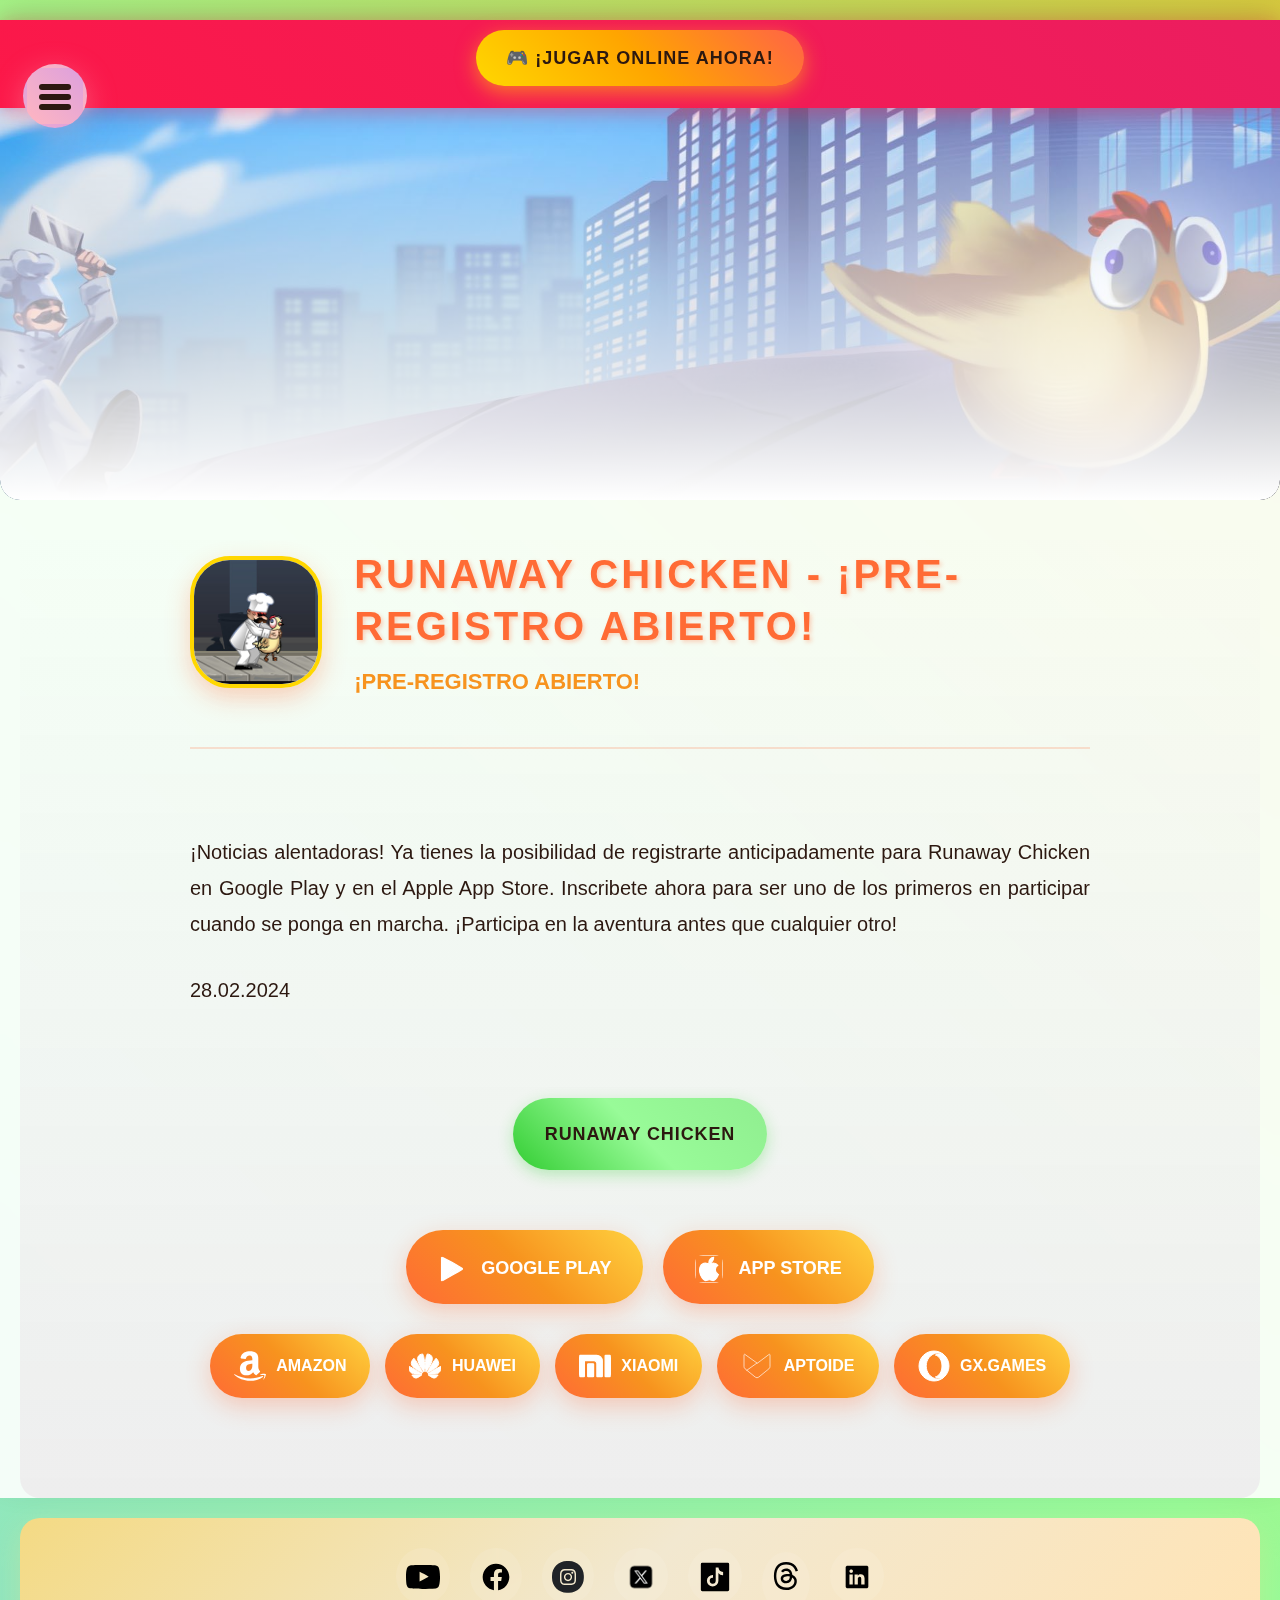
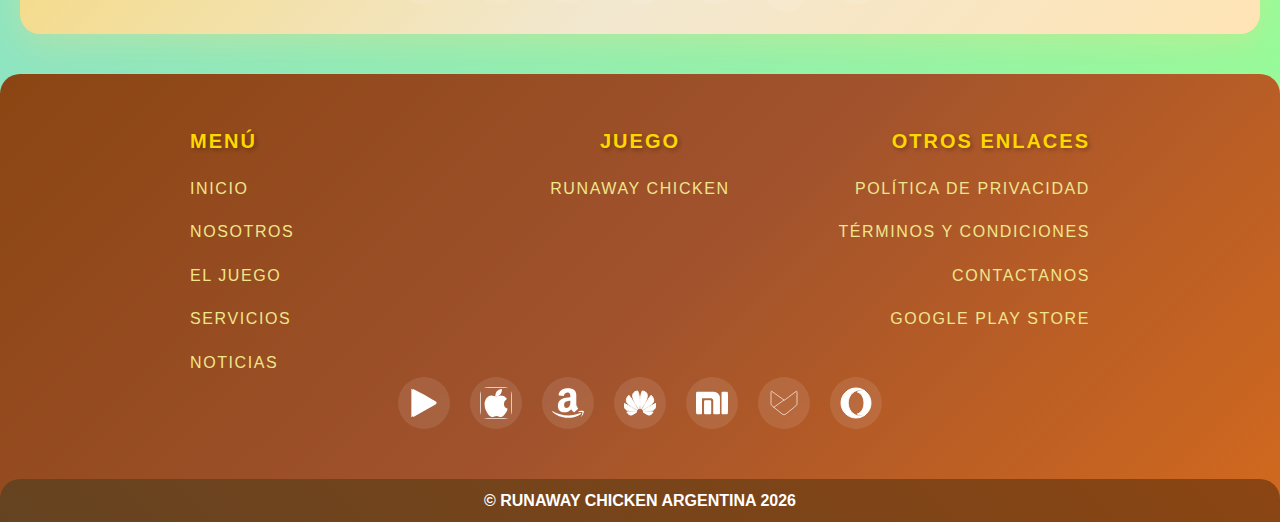
<file: runaway-chicken-pre-registration.html>
<!DOCTYPE html>
<html lang="es-AR">
<head>
    <meta charset="utf-8">
    <meta name="format-detection" content="telephone=no">
    <title>Runaway Chicken: Escape Épico - El Mejor Juego de Aventuras</title>
    <link rel="stylesheet" href="style.css">
    <link rel="stylesheet" href="swipper.css">
    <meta name="viewport" content="width=device-width, initial-scale=1">
    <meta name="description" content="Runaway Chicken: Escape Épico es un juego mobile de aventuras y plataformas creado especialmente para Argentina">
    <meta name="keywords" content="Runaway, Chicken, Pollo, Escape, Plataforma, Ciudad, Mobile, Juego, Android, iOS">
    <link rel="icon" type="image/png" href="images/favicon.png">
    <meta name="robots" content="index, follow">
    <meta property="og:title" content="Pre-registro de Runaway Chicken">
    <meta property="og:description" content="¡Pre-regístrate ahora y sé de los primeros en jugar Runaway Chicken!">
    <meta property="og:type" content="article">
    <meta property="og:url" content="https://zeltrivox.com/runaway-chicken-pre-registration.html">
    <meta property="og:image" content="https://zeltrivox.com/images/logo.png">
    <meta property="og:site_name" content="Zeltrivox">
    <meta name="twitter:card" content="summary_large_image">
    <meta name="twitter:title" content="Pre-registro de Runaway Chicken">
    <meta name="twitter:description" content="¡Pre-regístrate ahora y sé de los primeros en jugar Runaway Chicken!">
    <meta name="twitter:image" content="https://zeltrivox.com/images/logo.png">

</head>

<body>
    <div id="cookie-banner" style="display:none;position:fixed;bottom:0;left:0;width:100vw;z-index:9999;background:rgba(44,24,16,0.98);color:#fff;padding:24px 16px 16px 16px;box-shadow:0 -4px 24px rgba(0,0,0,0.15);font-size:18px;line-height:1.5;">
        <div style="max-width:700px;margin:0 auto;display:flex;flex-direction:column;align-items:center;">
          <span style="margin-bottom:12px;">Empleamos cookies para optimizar el desempeño del sitio y estudiar el tráfico.  Al seguir navegando, aceptas nuestra política de cookies. <a href='politica-privacidad.html' style='color:#FFD700;text-decoration:underline;'>Política de Privacidad</a>.</span>
          <div style="display:flex;gap:16px;">
            <button id="cookie-accept" style="background:#FFD700;color:#2C1810;padding:10px 28px;border:none;border-radius:6px;font-size:16px;font-weight:bold;cursor:pointer;">Aceptar</button>
            <button id="cookie-decline" style="background:#fff;color:#2C1810;padding:10px 28px;border:none;border-radius:6px;font-size:16px;font-weight:bold;cursor:pointer;">Rechazar</button>
          </div>
        </div>
      </div>
    <div class="wrapper">
        <header id="header" class="header">
            <div class="header__top">
                <a href="#" class="btn-menu">
                    <span></span>
                    <span></span>
                    <span></span>
                </a>
            </div>
            
            <div class="header__inner">
                <div class="header__middle">
                    <nav class="nav">
                        <ul>
                            <li><a href="/"><span>Inicio</span></a></li>
                            <li><a href="nosotros.html"><span>Nosotros</span></a></li>
                            <li><a href="juego.html" class="nuxt-link-active"><span>El Juego</span></a></li>
                            <li><a href="servicios.html"><span>Servicios</span></a></li>
                            <li><a href="noticias.html"><span>Noticias</span></a></li>
                            <li><a href="contacto.html"><span>Contactanos</span></a></li>
                        </ul>
                    </nav>
                </div>
                
                <div class="header__bottom">
                    <a href="/"><img src="images/logo.png" alt="Runaway Chicken Argentina logo" width="48" height="48"></a>
                </div>
            </div>
        </header>

        <main class="main">
            <div class="cta-banner">
                <a href="https://play.google.com/store/apps/details?id=com.udarstudio.chickenrun" class="cta-main-btn">
                    🎮 ¡JUGAR ONLINE AHORA!
                </a>
            </div>

            <div class="intro intro--small">
                <div class="intro__forground">
                    <img src="images/temp/banners/banner-runaway.jpg" alt="Banner Oficial de Runaway Chicken" width="100%" height="auto">
                </div>
            </div>

            <section id="runaway-chicken" class="section section--slider" style="padding-top: 200px">
                <div class="shell">
                    <article class="article">
                        <div class="article__content">
                            <header class="article__head article__head--alt article--flex">
                                <div class="article__image-large">
                                    <img src="images/temp/news/runaway-preregistration.jpg" alt="Icono de Runaway Chicken" width="192" height="192">
                                </div>
                                <div class="article__content">
                                    <h1 class="article__title-large">Runaway Chicken - ¡Pre-registro abierto!</h1>
                                    <h3 class="article__subtitle-large">¡Pre-registro abierto!</h3>
                                </div>
                            </header>

                            <div class="article__body" style="padding-top: 60px">
                                <div class="article__entry">
                                   
                                    
                                    <p>
                                        ¡Noticias alentadoras!  Ya tienes la posibilidad de registrarte anticipadamente para Runaway Chicken en Google Play y en el Apple App Store.
                                        Inscribete ahora para ser uno de los primeros en participar cuando se ponga en marcha.  ¡Participa en la aventura antes que cualquier otro!
                                    </p>
                                    <p>
                                        28.02.2024
                                    </p>
                                    <div class="article__actions"><a href="juego.html" class="btn-small">
                                        Runaway Chicken
                                    </a></div>
                                    
                                </div>
                            </div>

                            <div class="article__actions">
                                <a href="https://play.google.com/store/apps/details?id=com.udarstudio.chickenrun" target="_blank" rel="nofollow" class="btn">
                                    <img src="images/gplay-icon-white.svg" width="28" height="28" alt="Google Play">
                                    <span>Google Play</span>
                                </a>
                                <a href="https://apps.apple.com/us/app/runaway-chick/id6477134175" target="_blank" rel="nofollow" class="btn">
                                    <img src="images/apple-logo-white.svg" width="28" height="28" alt="Apple App Store">
                                    <span>App Store</span>
                                </a>
                            </div>

                            <div class="article__actions-small">
                                <a href="https://www.amazon.com/UdarStudio-Runaway-Chick/dp/B0D5DL233R/" target="_blank" rel="nofollow" class="btn btn--small">
                                    <img src="images/amazon.svg" width="32" height="32" alt="Amazon App Store">
                                    <span>Amazon</span>
                                </a>
                                <a href="https://appgallery.huawei.com/app/C111121603" target="_blank" rel="nofollow" class="btn btn--small">
                                    <img src="images/huawei-logo.svg" width="32" height="32" alt="Huawei App Gallery">
                                    <span>HUAWEI</span>
                                </a>
                                <a href="https://global.app.mi.com/details?lo=ES&la=en_US&id=com.udarstudio.chickenrun" target="_blank" rel="nofollow" class="btn btn--small">
                                    <img src="images/xiaomi-icon.svg" width="32" height="32" alt="Xiaomi Mi App Mall">
                                    <span>Xiaomi</span>
                                </a>
                                <a href="https://runaway-chick-epic-cartoon.en.aptoide.com/app" target="_blank" rel="nofollow" class="btn btn--small">
                                    <img src="images/aptoide-icon.svg" width="32" height="32" alt="Aptoide">
                                    <span>Aptoide</span>
                                </a>
                                <a href="https://gx.games/games/1ia91x/runaway-chick-demo/" target="_blank" rel="nofollow" class="btn btn--small">
                                    <img src="images/operagx-icon.svg" width="32" height="32" alt="GX.GAMES">
                                    <span>GX.GAMES</span>
                                </a>
                            </div>
                        </div>
                    </article>
                </div>
            </section>

          
        </main>

        <div>
            <section class="section section--colour section--thin">
                <div class="shell">
                    <div class="socials socials--small">
                        <ul>
                            <li><a href="https://www.youtube.com/channel/UC2T56QIR4Um-3L4v1oF-Tdw" target="_blank" rel="nofollow" class="socials__item"><img src="images/youtube.svg" width="34" height="34" alt="Runaway Chicken Youtube"></a></li>
                            <li><a href="https://www.facebook.com/udarstudio/" target="_blank" rel="nofollow" class="socials__item"><img src="images/fb-icon.svg" width="32" height="32" alt="Runaway Chicken Facebook"></a></li>
                            <li><a href="https://www.instagram.com/udarstudio/" target="_blank" rel="nofollow" class="socials__item"><img src="images/insta-icon.svg" width="32" height="32" alt="Runaway Chicken Instagram"></a></li>
                            <li><a href="https://twitter.com/UdarStudio" target="_blank" rel="nofollow" class="socials__item"><img src="images/twitter-icon.png" width="34" height="34" alt="Runaway Chicken Twitter"></a></li>
                            <li><a href="https://www.tiktok.com/@udarstudio" target="_blank" rel="nofollow" class="socials__item"><img src="images/tiktok-icon.svg" width="34" height="34" alt="Runaway Chicken TikTok"></a></li>
                            <li style="width: 48px; height: 48px;">
                                <a href="https://www.threads.net/@udarstudio" target="_blank" rel="nofollow" class="socials__item">
                                <svg aria-label="Threads" class="x1ypdohk x13dflua x11xpdln xk4oym4 xus2keu" fill="var(--barcelona-primary-icon)" height="100%" role="img" viewBox="0 0 192 192" width="100%" xmlns="http://www.w3.org/2000/svg"><path d="M141.537 88.9883C140.71 88.5919 139.87 88.2104 139.019 87.8451C137.537 60.5382 122.616 44.905 97.5619 44.745C97.4484 44.7443 97.3355 44.7443 97.222 44.7443C82.2364 44.7443 69.7731 51.1409 62.102 62.7807L75.881 72.2328C81.6116 63.5383 90.6052 61.6848 97.2286 61.6848C97.3051 61.6848 97.3819 61.6848 97.4576 61.6855C105.707 61.7381 111.932 64.1366 115.961 68.814C118.893 72.2193 120.854 76.925 121.825 82.8638C114.511 81.6207 106.601 81.2385 98.145 81.7233C74.3247 83.0954 59.0111 96.9879 60.0396 116.292C60.5615 126.084 65.4397 134.508 73.775 140.011C80.8224 144.663 89.899 146.938 99.3323 146.423C111.79 145.74 121.563 140.987 128.381 132.296C133.559 125.696 136.834 117.143 138.28 106.366C144.217 109.949 148.617 114.664 151.047 120.332C155.179 129.967 155.42 145.8 142.501 158.708C131.182 170.016 117.576 174.908 97.0135 175.059C74.2042 174.89 56.9538 167.575 45.7381 153.317C35.2355 139.966 29.8077 120.682 29.6052 96C29.8077 71.3178 35.2355 52.0336 45.7381 38.6827C56.9538 24.4249 74.2039 17.11 97.0132 16.9405C119.988 17.1113 137.539 24.4614 149.184 38.788C154.894 45.8136 159.199 54.6488 162.037 64.9503L178.184 60.6422C174.744 47.9622 169.331 37.0357 161.965 27.974C147.036 9.60668 125.202 0.195148 97.0695 0H96.9569C68.8816 0.19447 47.2921 9.6418 32.7883 28.0793C19.8819 44.4864 13.2244 67.3157 13.0007 95.9325L13 96L13.0007 96.0675C13.2244 124.684 19.8819 147.514 32.7883 163.921C47.2921 182.358 68.8816 191.806 96.9569 192H97.0695C122.03 191.827 139.624 185.292 154.118 170.811C173.081 151.866 172.51 128.119 166.26 113.541C161.776 103.087 153.227 94.5962 141.537 88.9883ZM98.4405 129.507C88.0005 130.095 77.1544 125.409 76.6196 115.372C76.2232 107.93 81.9158 99.626 99.0812 98.6368C101.047 98.5234 102.976 98.468 104.871 98.468C111.106 98.468 116.939 99.0737 122.242 100.233C120.264 124.935 108.662 128.946 98.4405 129.507Z"></path></svg>
                               </a></li>
                            <li><a href="https://www.linkedin.com/company/udar-studio" target="_blank" rel="nofollow" class="socials__item"><img src="images/linkedin-icon.svg" width="34" height="34" alt="Runaway Chicken Linkedin"></a></li>
                        </ul>
                    </div>
                </div>
            </section>
            <footer class="footer">
                <div class="footer__body">
                    <div class="shell">
                        <div class="footer__nav">
                            <div class="footer__columns">
                                <div class="footer__col">
                                    <ul>
                                        <li><h4 class="footer__title">Menú</h4></li>
                                        <li><a href="/"><span>Inicio</span></a></li>
                                        <li><a href="nosotros.html"><span>Nosotros</span></a></li>
                                        <li><a href="juego.html"><span>El Juego</span></a></li>
                                        <li><a href="servicios.html"><span>Servicios</span></a></li>
                                        <li><a href="noticias.html"><span>Noticias</span></a></li>
                                    </ul>
                                </div>
                                <div class="footer__col">
                                    <ul>
                                        <li><h4 class="footer__title">Juego</h4></li>
                                        <li><a href="juego.html"><span>Runaway Chicken</span></a></li>
                                    </ul>
                                </div>
                                <div class="footer__col">
                                    <ul>
                                        <li><h4 class="footer__title">Otros Enlaces</h4></li>
                                        <li><a href="politica-privacidad.html"><span>Política de Privacidad</span></a></li>
                                        <li><a href="terminos.html"><span>Términos y Condiciones</span></a></li>
                                        <li><a href="contacto.html"><span>Contactanos</span></a></li>
                                        <li><a href="https://play.google.com/store/apps/details?id=com.udarstudio.chickenrun" target="_blank" rel="nofollow"><span>Google Play Store</span></a></li>
                                    </ul>
                                </div>
                            </div>
                        </div>
                        
                        <div class="socials socials--small">
                            <ul>
                                <li><a href="https://play.google.com/store/apps/details?id=com.udarstudio.chickenrun"><img src="images/gplay-icon-white.svg" width="32" height="32" alt="Google Play" target="_blank" rel="nofollow"></a></li>
                                <li><a href="https://apps.apple.com/us/app/runaway-chick/id6477134175"><img src="images/apple-logo-white.svg" width="32" height="32" alt="Apple App Store" target="_blank" rel="nofollow"></a></li>
                                <li><a href="https://www.amazon.com/UdarStudio-Runaway-Chick/dp/B0D5DL233R/"><img src="images/amazon.svg" width="32" height="32" alt="Amazon App Store" target="_blank" rel="nofollow"></a></li>
                                <li><a href="https://appgallery.huawei.com/app/C111121603"><img src="images/huawei-logo.svg" width="32" height="32" alt="Huawei App Gallery" target="_blank" rel="nofollow"></a></li>
                                <li><a href="https://global.app.mi.com/details?lo=ES&la=en_US&id=com.udarstudio.chickenrun"><img src="images/xiaomi-icon.svg" width="32" height="32" alt="Xiaomi Mi App Mall" target="_blank" rel="nofollow"></a></li>
                                <li><a href="https://runaway-chick-epic-cartoon.en.aptoide.com/app"><img src="images/aptoide-icon.svg" width="32" height="32" alt="Aptoide" target="_blank" rel="nofollow"></a></li>
                                <li><a href="https://gx.games/games/1ia91x/runaway-chick-demo/"><img src="images/operagx-icon.svg" width="32" height="32" alt="GX.GAMES" target="_blank" rel="nofollow"></a></li>
                            </ul>
                        </div>
                    </div>
                </div>
                
                <div class="footer__bar">
                    <div class="shell">© Runaway Chicken Argentina <span id="js-get-year">2024</span></div>
                </div>
            </footer>
        </div>
    </div>

    <script src="script.js"></script>
    <script src="swipper.js"></script>
</body>
</html>
</file>
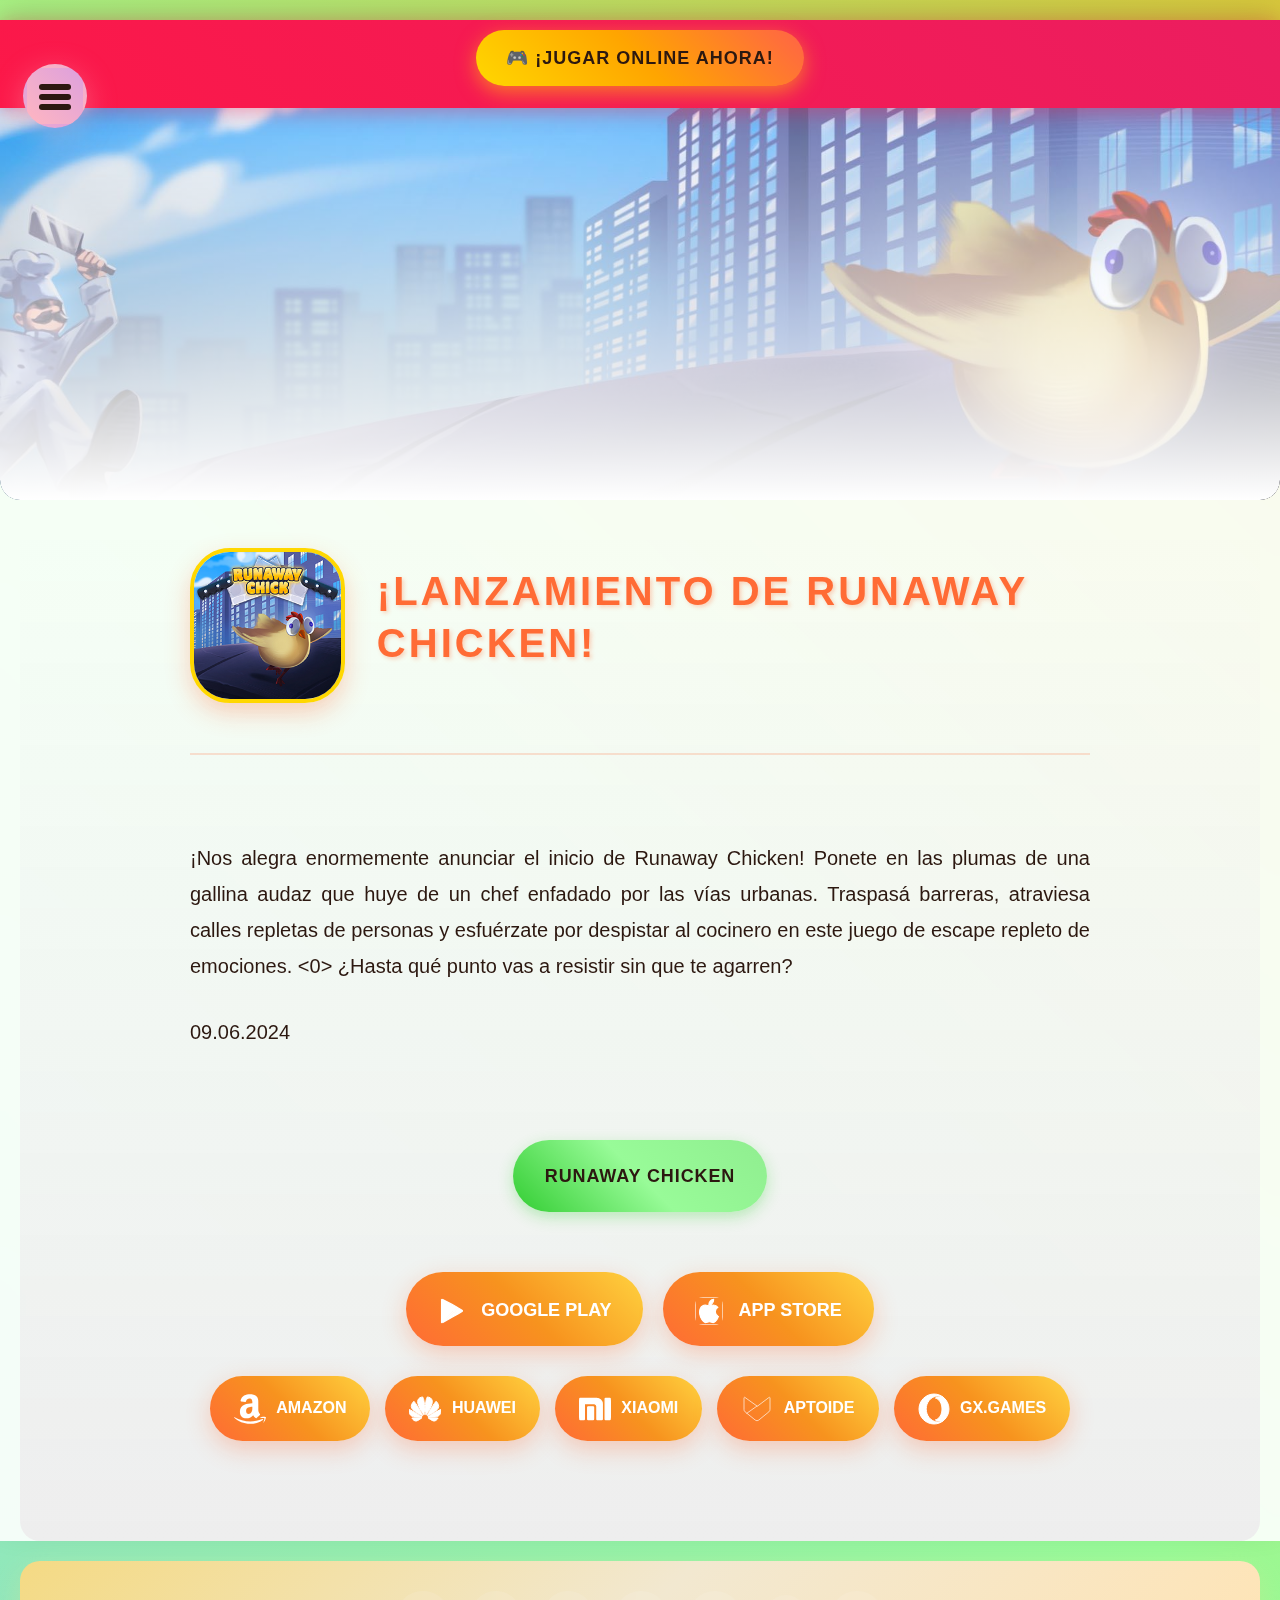
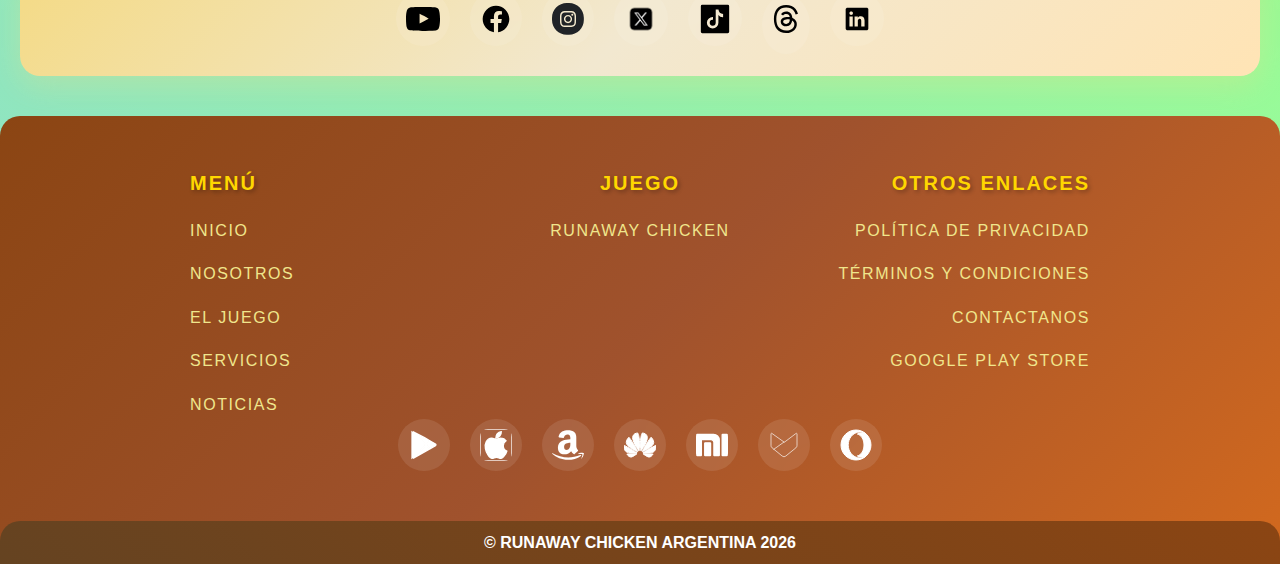
<file: runaway-chicken-release.html>
<!DOCTYPE html>
<html lang="es-AR">
<head>
    <meta charset="utf-8">
    <meta name="format-detection" content="telephone=no">
    <title>Runaway Chicken: Escape Épico - El Mejor Juego de Aventuras</title>
    <link rel="stylesheet" href="style.css">
    <link rel="stylesheet" href="swipper.css">
    <meta name="viewport" content="width=device-width, initial-scale=1">
    <meta name="description" content="Runaway Chicken: Escape Épico es un juego mobile de aventuras y plataformas creado especialmente para Argentina">
    <meta name="keywords" content="Runaway, Chicken, Pollo, Escape, Plataforma, Ciudad, Mobile, Juego, Android, iOS">
    <link rel="icon" type="image/png" href="images/favicon.png">
    <meta name="robots" content="index, follow">
    <meta property="og:title" content="Lanzamiento de Runaway Chicken">
    <meta property="og:description" content="¡Ya disponible! Descubre el lanzamiento oficial de Runaway Chicken y vive la aventura.">
    <meta property="og:type" content="article">
    <meta property="og:url" content="https://zeltrivox.com/runaway-chicken-release.html">
    <meta property="og:image" content="https://zeltrivox.com/images/logo.png">
    <meta property="og:site_name" content="Zeltrivox">
    <meta name="twitter:card" content="summary_large_image">
    <meta name="twitter:title" content="Lanzamiento de Runaway Chicken">
    <meta name="twitter:description" content="¡Ya disponible! Descubre el lanzamiento oficial de Runaway Chicken y vive la aventura.">
    <meta name="twitter:image" content="https://zeltrivox.com/images/logo.png">

</head>

<body>
    <div id="cookie-banner" style="display:none;position:fixed;bottom:0;left:0;width:100vw;z-index:9999;background:rgba(44,24,16,0.98);color:#fff;padding:24px 16px 16px 16px;box-shadow:0 -4px 24px rgba(0,0,0,0.15);font-size:18px;line-height:1.5;">
        <div style="max-width:700px;margin:0 auto;display:flex;flex-direction:column;align-items:center;">
          <span style="margin-bottom:12px;">Empleamos cookies para optimizar el desempeño del sitio y estudiar el tráfico.  Al seguir navegando, aceptas nuestra política de cookies.<a href='politica-privacidad.html' style='color:#FFD700;text-decoration:underline;'>Política de Privacidad</a>.</span>
          <div style="display:flex;gap:16px;">
            <button id="cookie-accept" style="background:#FFD700;color:#2C1810;padding:10px 28px;border:none;border-radius:6px;font-size:16px;font-weight:bold;cursor:pointer;">Aceptar</button>
            <button id="cookie-decline" style="background:#fff;color:#2C1810;padding:10px 28px;border:none;border-radius:6px;font-size:16px;font-weight:bold;cursor:pointer;">Rechazar</button>
          </div>
        </div>
      </div>
    <div class="wrapper">
        <header id="header" class="header">
            <div class="header__top">
                <a href="#" class="btn-menu">
                    <span></span>
                    <span></span>
                    <span></span>
                </a>
            </div>
            
            <div class="header__inner">
                <div class="header__middle">
                    <nav class="nav">
                        <ul>
                            <li><a href="/"><span>Inicio</span></a></li>
                            <li><a href="nosotros.html"><span>Nosotros</span></a></li>
                            <li><a href="juego.html" class="nuxt-link-active"><span>El Juego</span></a></li>
                            <li><a href="servicios.html"><span>Servicios</span></a></li>
                            <li><a href="noticias.html"><span>Noticias</span></a></li>
                            <li><a href="contacto.html"><span>Contactanos</span></a></li>
                        </ul>
                    </nav>
                </div>
                
                <div class="header__bottom">
                    <a href="/"><img src="images/logo.png" alt="Runaway Chicken Argentina logo" width="48" height="48"></a>
                </div>
            </div>
        </header>

        <main class="main">
            <div class="cta-banner">
                <a href="https://play.google.com/store/apps/details?id=com.udarstudio.chickenrun" class="cta-main-btn">
                    🎮 ¡JUGAR ONLINE AHORA!
                </a>
            </div>

            <div class="intro intro--small">
                <div class="intro__forground">
                    <img src="images/temp/banners/banner-runaway.jpg" alt="Banner Oficial de Runaway Chicken" width="100%" height="auto">
                </div>
            </div>

            <section id="runaway-chicken" class="section section--slider" style="padding-top: 200px">
                <div class="shell">
                    <article class="article">
                        <div class="article__content">
                            <header class="article__head article__head--alt article--flex">
                                <div class="article__image-large">
                                    <img src="images/temp/news/runaway-release.jpg" alt="Icono de Runaway Chicken" width="192" height="192">
                                </div>
                                <div class="article__content">
                                    <h1 class="article__title-large">¡Lanzamiento de Runaway Chicken!</h1>
                                    
                                </div>
                            </header>

                            <div class="article__body" style="padding-top: 60px">
                                <div class="article__entry">
                                   
                                    
                                    <p>
                                        ¡Nos alegra enormemente anunciar el inicio de Runaway Chicken!  Ponete en las plumas de una gallina audaz que huye de un chef enfadado por las vías urbanas.  Traspasá barreras, atraviesa calles repletas de personas y esfuérzate por despistar al cocinero en este juego de escape repleto de emociones.  <0>
                                            ¿Hasta qué punto vas a resistir sin que te agarren?
                                    </p>
                                    <p>
                                        09.06.2024
                                    </p>
                                    <div class="article__actions"><a href="juego.html" class="btn-small">
                                        Runaway Chicken
                                    </a></div>
                                    
                                </div>
                            </div>

                            <div class="article__actions">
                                <a href="https://play.google.com/store/apps/details?id=com.udarstudio.chickenrun" target="_blank" rel="nofollow" class="btn">
                                    <img src="images/gplay-icon-white.svg" width="28" height="28" alt="Google Play">
                                    <span>Google Play</span>
                                </a>
                                <a href="https://apps.apple.com/us/app/runaway-chick/id6477134175" target="_blank" rel="nofollow" class="btn">
                                    <img src="images/apple-logo-white.svg" width="28" height="28" alt="Apple App Store">
                                    <span>App Store</span>
                                </a>
                            </div>

                            <div class="article__actions-small">
                                <a href="https://www.amazon.com/UdarStudio-Runaway-Chick/dp/B0D5DL233R/" target="_blank" rel="nofollow" class="btn btn--small">
                                    <img src="images/amazon.svg" width="32" height="32" alt="Amazon App Store">
                                    <span>Amazon</span>
                                </a>
                                <a href="https://appgallery.huawei.com/app/C111121603" target="_blank" rel="nofollow" class="btn btn--small">
                                    <img src="images/huawei-logo.svg" width="32" height="32" alt="Huawei App Gallery">
                                    <span>HUAWEI</span>
                                </a>
                                <a href="https://global.app.mi.com/details?lo=ES&la=en_US&id=com.udarstudio.chickenrun" target="_blank" rel="nofollow" class="btn btn--small">
                                    <img src="images/xiaomi-icon.svg" width="32" height="32" alt="Xiaomi Mi App Mall">
                                    <span>Xiaomi</span>
                                </a>
                                <a href="https://runaway-chick-epic-cartoon.en.aptoide.com/app" target="_blank" rel="nofollow" class="btn btn--small">
                                    <img src="images/aptoide-icon.svg" width="32" height="32" alt="Aptoide">
                                    <span>Aptoide</span>
                                </a>
                                <a href="https://gx.games/games/1ia91x/runaway-chick-demo/" target="_blank" rel="nofollow" class="btn btn--small">
                                    <img src="images/operagx-icon.svg" width="32" height="32" alt="GX.GAMES">
                                    <span>GX.GAMES</span>
                                </a>
                            </div>
                        </div>
                    </article>
                </div>
            </section>

          
        </main>

        <div>
            <section class="section section--colour section--thin">
                <div class="shell">
                    <div class="socials socials--small">
                        <ul>
                            <li><a href="https://www.youtube.com/channel/UC2T56QIR4Um-3L4v1oF-Tdw" target="_blank" rel="nofollow" class="socials__item"><img src="images/youtube.svg" width="34" height="34" alt="Runaway Chicken Youtube"></a></li>
                            <li><a href="https://www.facebook.com/udarstudio/" target="_blank" rel="nofollow" class="socials__item"><img src="images/fb-icon.svg" width="32" height="32" alt="Runaway Chicken Facebook"></a></li>
                            <li><a href="https://www.instagram.com/udarstudio/" target="_blank" rel="nofollow" class="socials__item"><img src="images/insta-icon.svg" width="32" height="32" alt="Runaway Chicken Instagram"></a></li>
                            <li><a href="https://twitter.com/UdarStudio" target="_blank" rel="nofollow" class="socials__item"><img src="images/twitter-icon.png" width="34" height="34" alt="Runaway Chicken Twitter"></a></li>
                            <li><a href="https://www.tiktok.com/@udarstudio" target="_blank" rel="nofollow" class="socials__item"><img src="images/tiktok-icon.svg" width="34" height="34" alt="Runaway Chicken TikTok"></a></li>
                            <li style="width: 48px; height: 48px;">
                                <a href="https://www.threads.net/@udarstudio" target="_blank" rel="nofollow" class="socials__item">
                                <svg aria-label="Threads" class="x1ypdohk x13dflua x11xpdln xk4oym4 xus2keu" fill="var(--barcelona-primary-icon)" height="100%" role="img" viewBox="0 0 192 192" width="100%" xmlns="http://www.w3.org/2000/svg"><path d="M141.537 88.9883C140.71 88.5919 139.87 88.2104 139.019 87.8451C137.537 60.5382 122.616 44.905 97.5619 44.745C97.4484 44.7443 97.3355 44.7443 97.222 44.7443C82.2364 44.7443 69.7731 51.1409 62.102 62.7807L75.881 72.2328C81.6116 63.5383 90.6052 61.6848 97.2286 61.6848C97.3051 61.6848 97.3819 61.6848 97.4576 61.6855C105.707 61.7381 111.932 64.1366 115.961 68.814C118.893 72.2193 120.854 76.925 121.825 82.8638C114.511 81.6207 106.601 81.2385 98.145 81.7233C74.3247 83.0954 59.0111 96.9879 60.0396 116.292C60.5615 126.084 65.4397 134.508 73.775 140.011C80.8224 144.663 89.899 146.938 99.3323 146.423C111.79 145.74 121.563 140.987 128.381 132.296C133.559 125.696 136.834 117.143 138.28 106.366C144.217 109.949 148.617 114.664 151.047 120.332C155.179 129.967 155.42 145.8 142.501 158.708C131.182 170.016 117.576 174.908 97.0135 175.059C74.2042 174.89 56.9538 167.575 45.7381 153.317C35.2355 139.966 29.8077 120.682 29.6052 96C29.8077 71.3178 35.2355 52.0336 45.7381 38.6827C56.9538 24.4249 74.2039 17.11 97.0132 16.9405C119.988 17.1113 137.539 24.4614 149.184 38.788C154.894 45.8136 159.199 54.6488 162.037 64.9503L178.184 60.6422C174.744 47.9622 169.331 37.0357 161.965 27.974C147.036 9.60668 125.202 0.195148 97.0695 0H96.9569C68.8816 0.19447 47.2921 9.6418 32.7883 28.0793C19.8819 44.4864 13.2244 67.3157 13.0007 95.9325L13 96L13.0007 96.0675C13.2244 124.684 19.8819 147.514 32.7883 163.921C47.2921 182.358 68.8816 191.806 96.9569 192H97.0695C122.03 191.827 139.624 185.292 154.118 170.811C173.081 151.866 172.51 128.119 166.26 113.541C161.776 103.087 153.227 94.5962 141.537 88.9883ZM98.4405 129.507C88.0005 130.095 77.1544 125.409 76.6196 115.372C76.2232 107.93 81.9158 99.626 99.0812 98.6368C101.047 98.5234 102.976 98.468 104.871 98.468C111.106 98.468 116.939 99.0737 122.242 100.233C120.264 124.935 108.662 128.946 98.4405 129.507Z"></path></svg>
                               </a></li>
                            <li><a href="https://www.linkedin.com/company/udar-studio" target="_blank" rel="nofollow" class="socials__item"><img src="images/linkedin-icon.svg" width="34" height="34" alt="Runaway Chicken Linkedin"></a></li>
                        </ul>
                    </div>
                </div>
            </section>
            <footer class="footer">
                <div class="footer__body">
                    <div class="shell">
                        <div class="footer__nav">
                            <div class="footer__columns">
                                <div class="footer__col">
                                    <ul>
                                        <li><h4 class="footer__title">Menú</h4></li>
                                        <li><a href="/"><span>Inicio</span></a></li>
                                        <li><a href="nosotros.html"><span>Nosotros</span></a></li>
                                        <li><a href="juego.html"><span>El Juego</span></a></li>
                                        <li><a href="servicios.html"><span>Servicios</span></a></li>
                                        <li><a href="noticias.html"><span>Noticias</span></a></li>
                                    </ul>
                                </div>
                                <div class="footer__col">
                                    <ul>
                                        <li><h4 class="footer__title">Juego</h4></li>
                                        <li><a href="juego.html"><span>Runaway Chicken</span></a></li>
                                    </ul>
                                </div>
                                <div class="footer__col">
                                    <ul>
                                        <li><h4 class="footer__title">Otros Enlaces</h4></li>
                                        <li><a href="politica-privacidad.html"><span>Política de Privacidad</span></a></li>
                                        <li><a href="terminos.html"><span>Términos y Condiciones</span></a></li>
                                        <li><a href="contacto.html"><span>Contactanos</span></a></li>
                                        <li><a href="https://play.google.com/store/apps/details?id=com.udarstudio.chickenrun" target="_blank" rel="nofollow"><span>Google Play Store</span></a></li>
                                    </ul>
                                </div>
                            </div>
                        </div>
                        
                        <div class="socials socials--small">
                            <ul>
                                <li><a href="https://play.google.com/store/apps/details?id=com.udarstudio.chickenrun"><img src="images/gplay-icon-white.svg" width="32" height="32" alt="Google Play" target="_blank" rel="nofollow"></a></li>
                                <li><a href="https://apps.apple.com/us/app/runaway-chick/id6477134175"><img src="images/apple-logo-white.svg" width="32" height="32" alt="Apple App Store" target="_blank" rel="nofollow"></a></li>
                                <li><a href="https://www.amazon.com/UdarStudio-Runaway-Chick/dp/B0D5DL233R/"><img src="images/amazon.svg" width="32" height="32" alt="Amazon App Store" target="_blank" rel="nofollow"></a></li>
                                <li><a href="https://appgallery.huawei.com/app/C111121603"><img src="images/huawei-logo.svg" width="32" height="32" alt="Huawei App Gallery" target="_blank" rel="nofollow"></a></li>
                                <li><a href="https://global.app.mi.com/details?lo=ES&la=en_US&id=com.udarstudio.chickenrun"><img src="images/xiaomi-icon.svg" width="32" height="32" alt="Xiaomi Mi App Mall" target="_blank" rel="nofollow"></a></li>
                                <li><a href="https://runaway-chick-epic-cartoon.en.aptoide.com/app"><img src="images/aptoide-icon.svg" width="32" height="32" alt="Aptoide" target="_blank" rel="nofollow"></a></li>
                                <li><a href="https://gx.games/games/1ia91x/runaway-chick-demo/"><img src="images/operagx-icon.svg" width="32" height="32" alt="GX.GAMES" target="_blank" rel="nofollow"></a></li>
                            </ul>
                        </div>
                    </div>
                </div>
                
                <div class="footer__bar">
                    <div class="shell">© Runaway Chicken Argentina <span id="js-get-year">2024</span></div>
                </div>
            </footer>
        </div>
    </div>

    <script src="script.js"></script>
    <script src="swipper.js"></script>
</body>
</html>
</file>
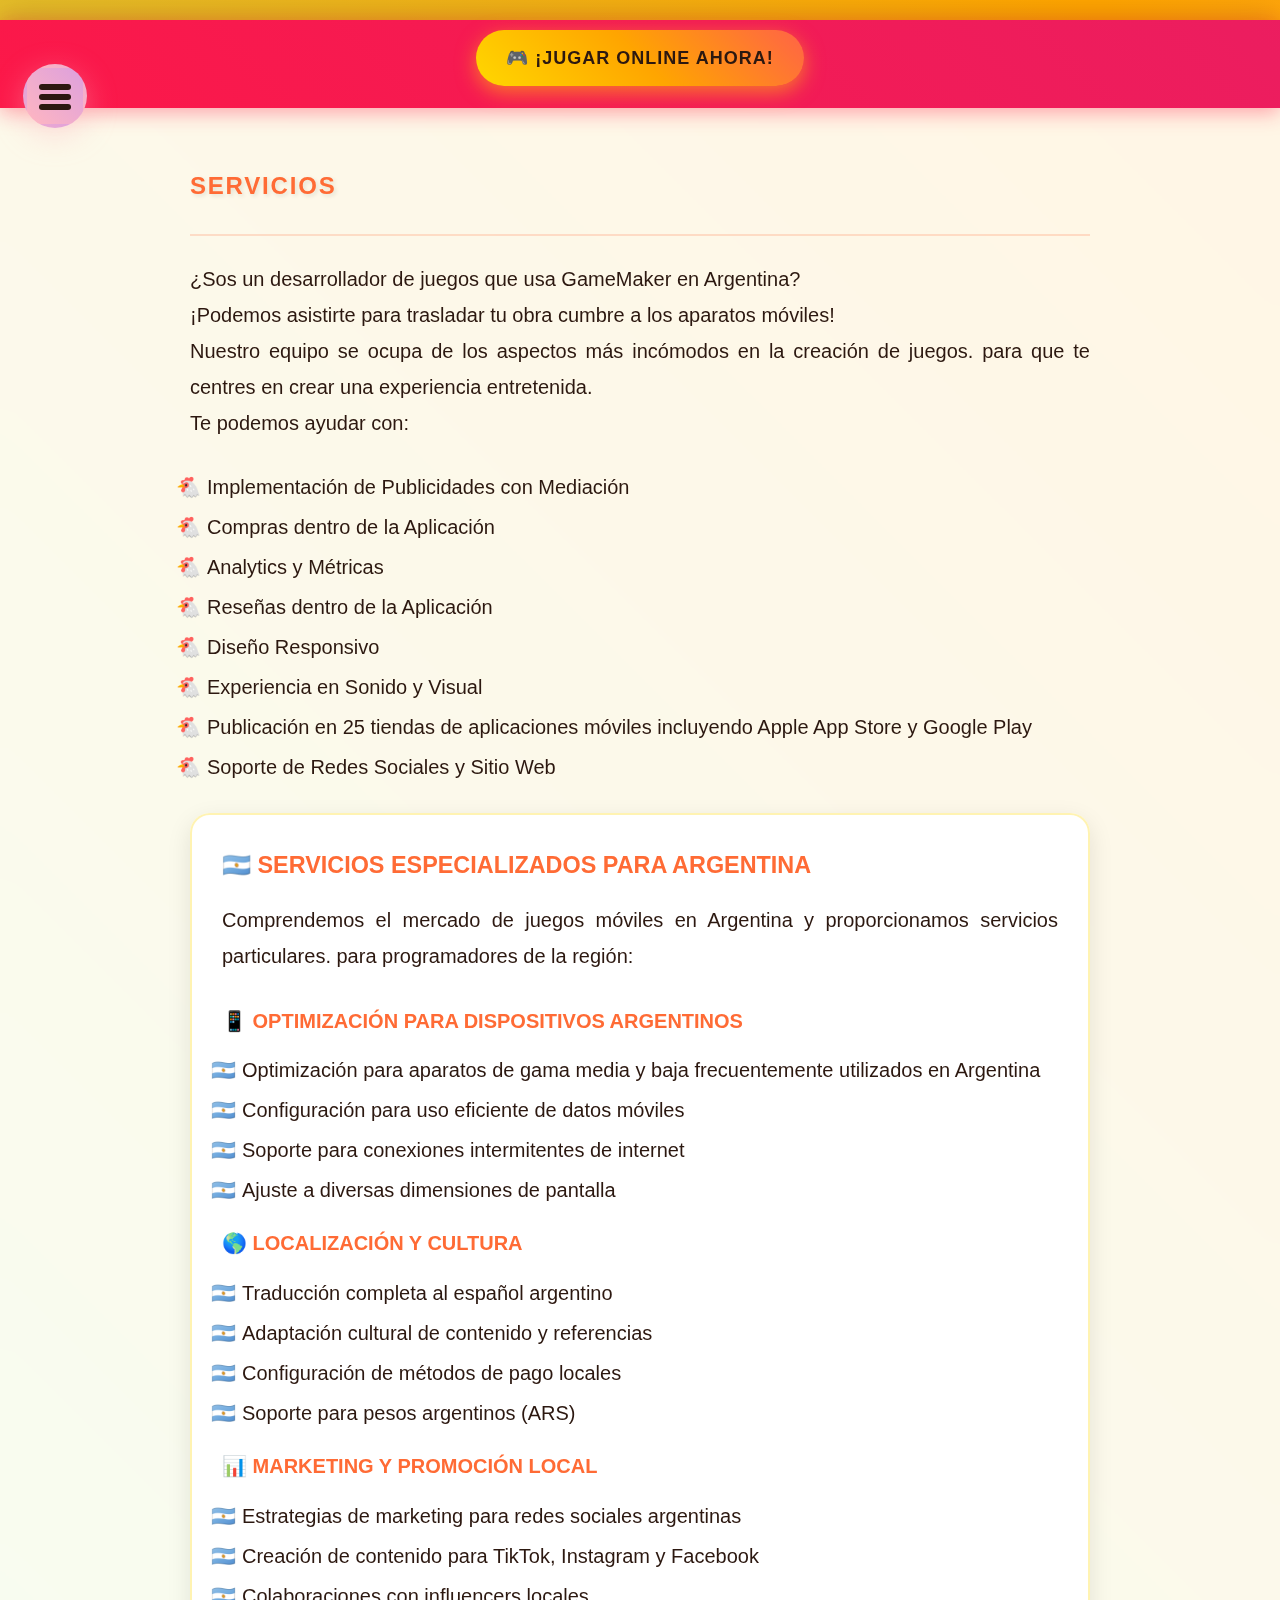
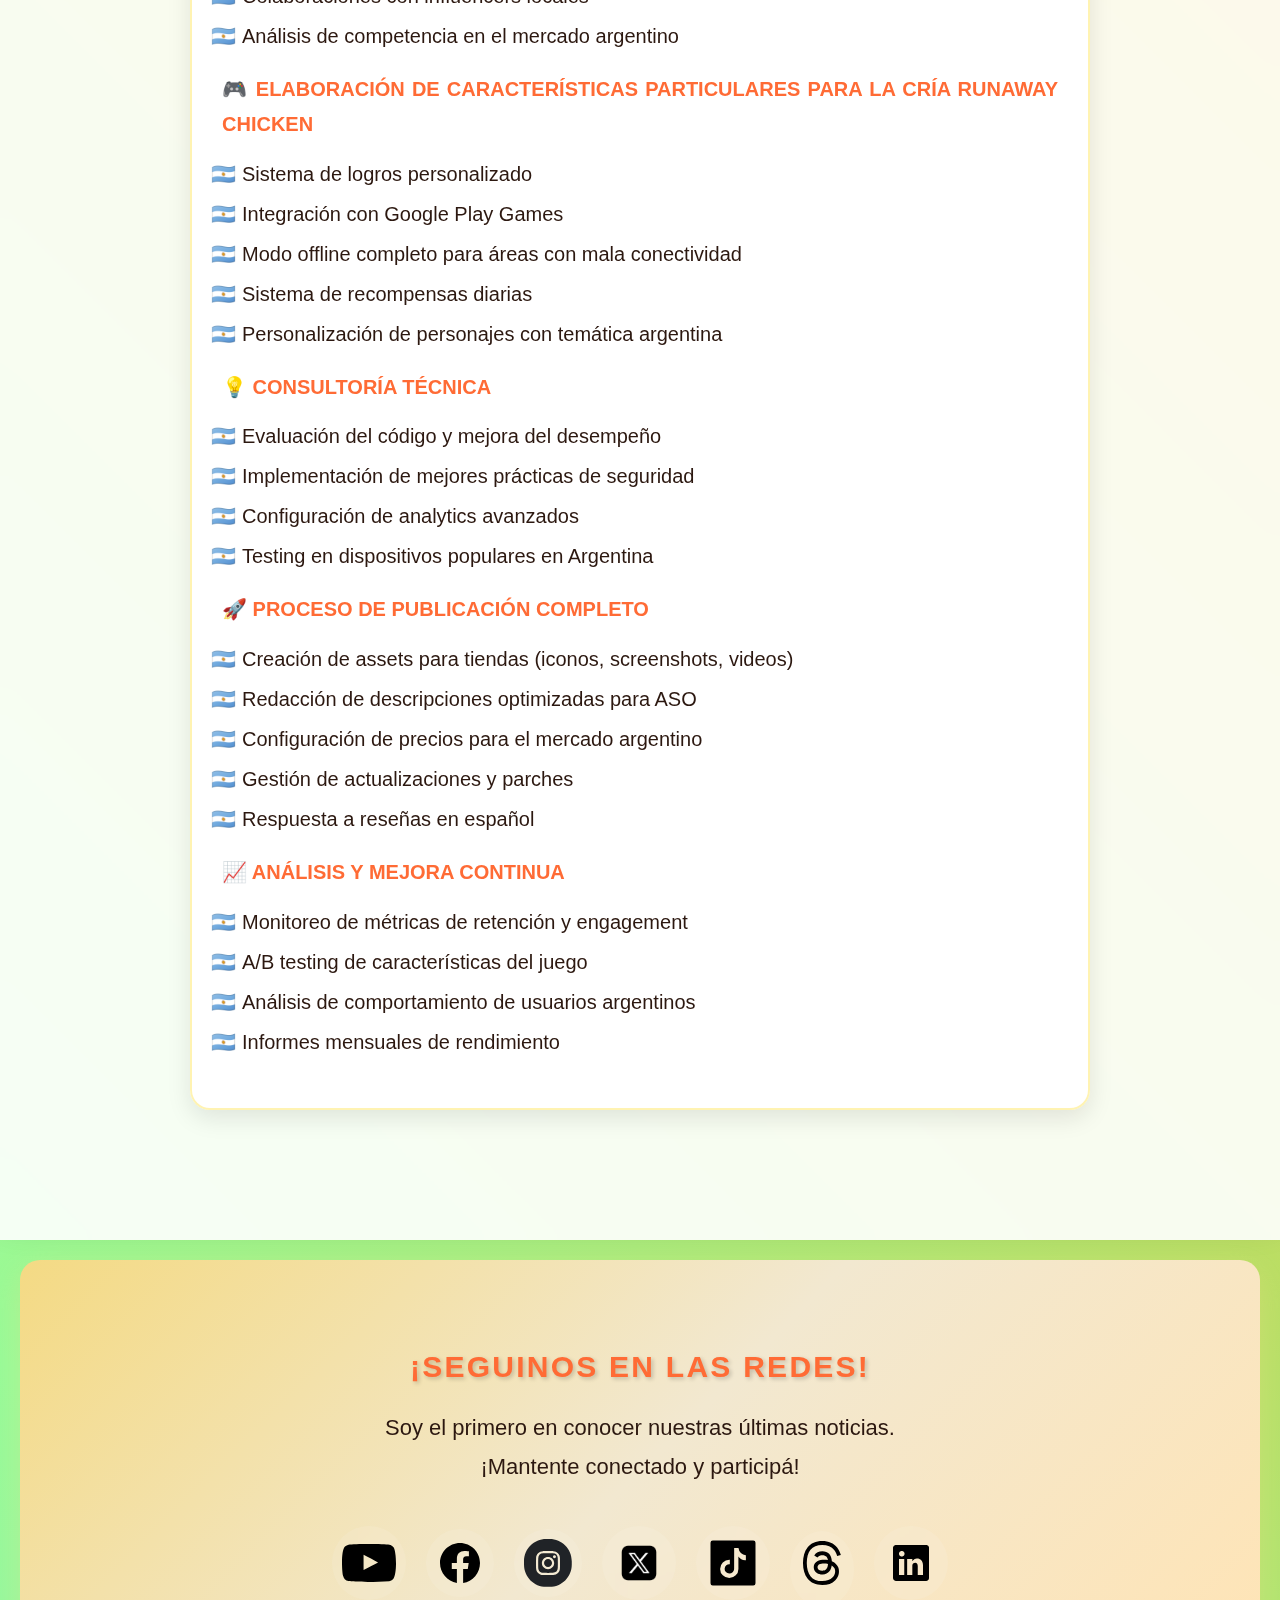
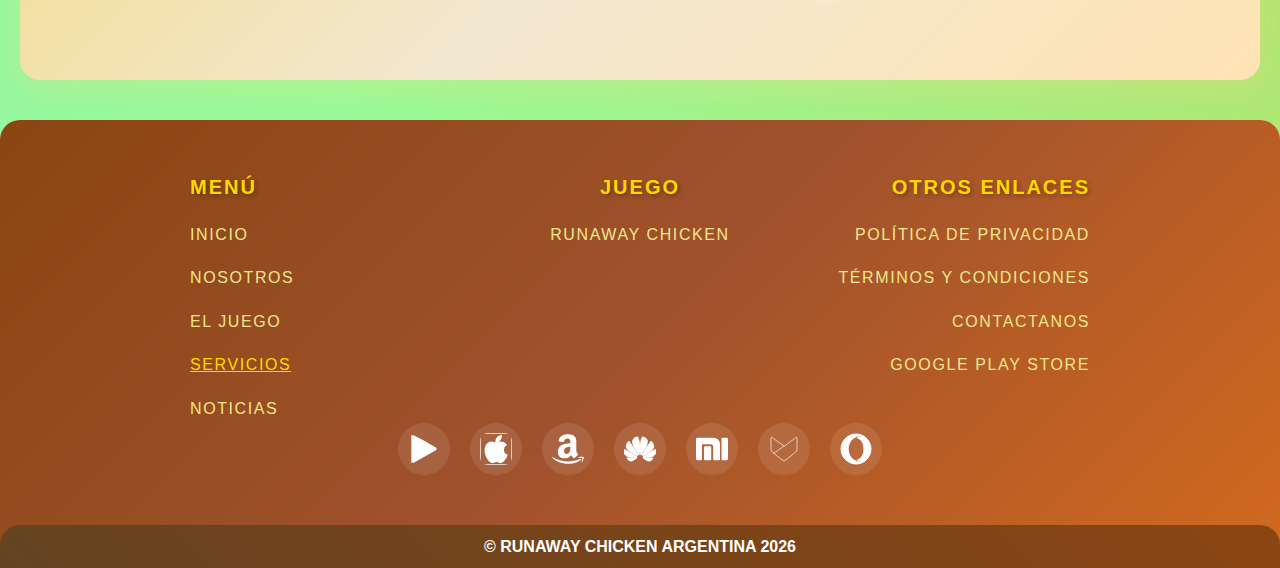
<file: servicios.html>
<!DOCTYPE html>
<html lang="es-AR">
<head>
    <meta charset="utf-8">
    <meta name="format-detection" content="telephone=no">
    <title>Servicios - Runaway Chicken Argentina</title>
    <link rel="stylesheet" href="style.css">
    <meta name="viewport" content="width=device-width, initial-scale=1">
    <meta name="description" content="Servicios de desarrollo de juegos mobile para Argentina. Especialistas en GameMaker y publicación en múltiples tiendas de aplicaciones.">
    <meta name="keywords" content="Desarrollo, Juegos, Mobile, GameMaker, Argentina, Servicios, Publicación, App Store">
    <meta name="robots" content="index, follow">
    <link rel="icon" type="image/png" href="images/favicon.png">
    <meta property="og:title" content="Servicios - Runaway Chicken Argentina">
    <meta property="og:description" content="Servicios de desarrollo de juegos mobile para Argentina. Especialistas в GameMaker и публикации в магазинах приложений.">
    <meta property="og:type" content="website">
    <meta property="og:url" content="https://zeltrivox.com/servicios.html">
    <meta property="og:image" content="https://zeltrivox.com/images/logo.png">
    <meta property="og:site_name" content="Zeltrivox">
    <meta name="twitter:card" content="summary_large_image">
    <meta name="twitter:title" content="Servicios - Runaway Chicken Argentina">
    <meta name="twitter:description" content="Servicios de desarrollo de juegos mobile para Argentina. Especialисты в GameMaker и публикации в магазинах приложений.">
    <meta name="twitter:image" content="https://zeltrivox.com/images/logo.png">
</head>

<body>
    <div id="cookie-banner" style="display:none;position:fixed;bottom:0;left:0;width:100vw;z-index:9999;background:rgba(44,24,16,0.98);color:#fff;padding:24px 16px 16px 16px;box-shadow:0 -4px 24px rgba(0,0,0,0.15);font-size:18px;line-height:1.5;">
        <div style="max-width:700px;margin:0 auto;display:flex;flex-direction:column;align-items:center;">
          <span style="margin-bottom:12px;">Utilizamos cookies para mejorar el funcionamiento del sitio y analizar el tráfico. Al continuar navegando, aceptás nuestra <a href='politica-privacidad.html' style='color:#FFD700;text-decoration:underline;'>Política de Privacidad</a>.</span>
          <div style="display:flex;gap:16px;">
            <button id="cookie-accept" style="background:#FFD700;color:#2C1810;padding:10px 28px;border:none;border-radius:6px;font-size:16px;font-weight:bold;cursor:pointer;">Aceptar</button>
            <button id="cookie-decline" style="background:#fff;color:#2C1810;padding:10px 28px;border:none;border-radius:6px;font-size:16px;font-weight:bold;cursor:pointer;">Rechazar</button>
          </div>
        </div>
      </div>
    <div class="wrapper">
        <header id="header" class="header">
            <div class="header__top">
                <a href="#" class="btn-menu">
                    <span></span>
                    <span></span>
                    <span></span>
                </a>
            </div>
            
            <div class="header__inner">
                <div class="header__middle">
                    <nav class="nav">
                        <ul>
                            <li><a href="/"><span>Inicio</span></a></li>
                            <li><a href="nosotros.html"><span>Nosotros</span></a></li>
                            <li><a href="juego.html"><span>El Juego</span></a></li>
                            <li><a href="servicios.html" class="nuxt-link-active"><span>Servicios</span></a></li>
                            <li><a href="noticias.html"><span>Noticias</span></a></li>
                            <li><a href="contacto.html"><span>Contactanos</span></a></li>
                        </ul>
                    </nav>
                </div>
                
                <div class="header__bottom">
                    <a href="/"><img src="images/logo.png" alt="Runaway Chicken Argentina logo" width="48" height="48"></a>
                </div>
            </div>
        </header>

        <main class="main">
            <div class="cta-banner">
                <a href="https://play.google.com/store/apps/details?id=com.udarstudio.chickenrun" class="cta-main-btn">
                    🎮 ¡JUGAR ONLINE AHORA!
                </a>
            </div>

            <section id="servicios" class="section">
                <div class="shell">
                    <article class="article article--gutter-top">
                        <div class="article__content">
                            <header class="article__head article--flex">
                                <div class="article__content">
                                    <h1 class="article__title">Servicios</h1>
                                </div>
                            </header>
                            
                            <div class="article__body">
                                <div class="article__entry">
                                    <p>¿Sos un desarrollador de juegos que usa GameMaker en Argentina?<br>
                                        ¡Podemos asistirte para trasladar tu obra cumbre a los aparatos móviles!<br>
                                        Nuestro equipo se ocupa de los aspectos más incómodos en la creación de juegos. 
                                        para que te centres en crear una experiencia entretenida.<br>
                                        Te podemos ayudar con:</p>
                                    
                                    <ul>
                                        <li>Implementación de Publicidades con Mediación</li>
                                        <li>Compras dentro de la Aplicación</li>
                                        <li>Analytics y Métricas</li>
                                        <li>Reseñas dentro de la Aplicación</li>
                                        <li>Diseño Responsivo</li>
                                        <li>Experiencia en Sonido y Visual</li>
                                        <li>Publicación en 25 tiendas de aplicaciones móviles incluyendo Apple App Store y Google Play</li>
                                        <li>Soporte de Redes Sociales y Sitio Web</li>
                                    </ul>

                                    <div class="services-argentina">
                                        <h3>🇦🇷 Servicios Especializados para Argentina</h3>
                                        <p>
                                            Comprendemos el mercado de juegos móviles en Argentina y proporcionamos servicios particulares. 
                                            para programadores de la región:
                                        </p>
                                        
                                        <h4>📱 Optimización para Dispositivos Argentinos</h4>
                                        <ul>
                                            <li>Optimización para aparatos de gama media y baja frecuentemente utilizados en Argentina</li>
                                            <li>Configuración para uso eficiente de datos móviles</li>
                                            <li>Soporte para conexiones intermitentes de internet</li>
                                            <li>Ajuste a diversas dimensiones de pantalla</li>
                                        </ul>

                                        <h4>🌎 Localización y Cultura</h4>
                                        <ul>
                                            <li>Traducción completa al español argentino</li>
                                            <li>Adaptación cultural de contenido y referencias</li>
                                            <li>Configuración de métodos de pago locales</li>
                                            <li>Soporte para pesos argentinos (ARS)</li>
                                        </ul>

                                        <h4>📊 Marketing y Promoción Local</h4>
                                        <ul>
                                            <li>Estrategias de marketing para redes sociales argentinas</li>
                                            <li>Creación de contenido para TikTok, Instagram y Facebook</li>
                                            <li>Colaboraciones con influencers locales</li>
                                            <li>Análisis de competencia en el mercado argentino</li>
                                        </ul>

                                        <h4>🎮 Elaboración de Características Particulares para la Cría Runaway Chicken</h4>
                                        <ul>
                                            <li>Sistema de logros personalizado</li>
                                            <li>Integración con Google Play Games</li>
                                            <li>Modo offline completo para áreas con mala conectividad</li>
                                            <li>Sistema de recompensas diarias</li>
                                            <li>Personalización de personajes con temática argentina</li>
                                        </ul>

                                        <h4>💡 Consultoría Técnica</h4>
                                        <ul>
                                            <li>Evaluación del código y mejora del desempeño</li>
                                            <li>Implementación de mejores prácticas de seguridad</li>
                                            <li>Configuración de analytics avanzados</li>
                                            <li>Testing en dispositivos populares en Argentina</li>
                                        </ul>

                                        <h4>🚀 Proceso de Publicación Completo</h4>
                                        <ul>
                                            <li>Creación de assets para tiendas (iconos, screenshots, videos)</li>
                                            <li>Redacción de descripciones optimizadas para ASO</li>
                                            <li>Configuración de precios para el mercado argentino</li>
                                            <li>Gestión de actualizaciones y parches</li>
                                            <li>Respuesta a reseñas en español</li>
                                        </ul>

                                        <h4>📈 Análisis y Mejora Continua</h4>
                                        <ul>
                                            <li>Monitoreo de métricas de retención y engagement</li>
                                            <li>A/B testing de características del juego</li>
                                            <li>Análisis de comportamiento de usuarios argentinos</li>
                                            <li>Informes mensuales de rendimiento</li>
                                        </ul>
                                    </div>
                                   
                                </div>
                            
                            </div>
                        </div>
                    </article>
                </div>
                
            </section>
            
        </main>

        <div>
            <section id="redes" class="section section--colour section--medium">
                <div class="shell">
                    <div class="contacts">
                        <div class="contacts__col">
                            <h2 class="contacts__title">¡Seguinos en las redes!</h2>
                            <p class="contacts__entry">
                                Soy el primero en conocer nuestras últimas noticias.<br>¡Mantente conectado y participá!
                            </p>
                        </div>
                        <div class="contacts__col">
                            <div class="socials">
                                <ul>
                                    <li><a href="https://www.youtube.com/channel/UC2T56QIR4Um-3L4v1oF-Tdw" target="_blank" rel="nofollow" class="socials__item"><img src="images/youtube.svg" width="54" height="54" alt="Runaway Chicken Youtube"></a></li>
                                    <li><a href="https://www.facebook.com/udarstudio/" target="_blank" rel="nofollow" class="socials__item"><img src="images/fb-icon.svg" width="48" height="48" alt="Runaway Chicken Facebook"></a></li>
                                    <li><a href="https://www.instagram.com/udarstudio/" target="_blank" rel="nofollow" class="socials__item"><img src="images/insta-icon.svg" width="48" height="48" alt="Runaway Chicken Instagram"></a></li>
                                    <li><a href="https://twitter.com/UdarStudio" target="_blank" rel="nofollow" class="socials__item"><img src="images/twitter-icon.png" width="54" height="54" alt="Runaway Chicken Twitter"></a></li>
                                    <li><a href="https://www.tiktok.com/@udarstudio" target="_blank" rel="nofollow" class="socials__item"><img src="images/tiktok-icon.svg" width="54" height="54" alt="Runaway Chicken TikTok"></a></li>
                                    <li style="width: 64px; height: 64px;">
                                        <a href="https://www.threads.net/@udarstudio" target="_blank" rel="nofollow" class="socials__item">
                                        <svg aria-label="Threads" class="x1ypdohk x13dflua x11xpdln xk4oym4 xus2keu" fill="var(--barcelona-primary-icon)" height="100%" role="img" viewBox="0 0 192 192" width="100%" xmlns="http://www.w3.org/2000/svg"><path d="M141.537 88.9883C140.71 88.5919 139.87 88.2104 139.019 87.8451C137.537 60.5382 122.616 44.905 97.5619 44.745C97.4484 44.7443 97.3355 44.7443 97.222 44.7443C82.2364 44.7443 69.7731 51.1409 62.102 62.7807L75.881 72.2328C81.6116 63.5383 90.6052 61.6848 97.2286 61.6848C97.3051 61.6848 97.3819 61.6848 97.4576 61.6855C105.707 61.7381 111.932 64.1366 115.961 68.814C118.893 72.2193 120.854 76.925 121.825 82.8638C114.511 81.6207 106.601 81.2385 98.145 81.7233C74.3247 83.0954 59.0111 96.9879 60.0396 116.292C60.5615 126.084 65.4397 134.508 73.775 140.011C80.8224 144.663 89.899 146.938 99.3323 146.423C111.79 145.74 121.563 140.987 128.381 132.296C133.559 125.696 136.834 117.143 138.28 106.366C144.217 109.949 148.617 114.664 151.047 120.332C155.179 129.967 155.42 145.8 142.501 158.708C131.182 170.016 117.576 174.908 97.0135 175.059C74.2042 174.89 56.9538 167.575 45.7381 153.317C35.2355 139.966 29.8077 120.682 29.6052 96C29.8077 71.3178 35.2355 52.0336 45.7381 38.6827C56.9538 24.4249 74.2039 17.11 97.0132 16.9405C119.988 17.1113 137.539 24.4614 149.184 38.788C154.894 45.8136 159.199 54.6488 162.037 64.9503L178.184 60.6422C174.744 47.9622 169.331 37.0357 161.965 27.974C147.036 9.60668 125.202 0.195148 97.0695 0H96.9569C68.8816 0.19447 47.2921 9.6418 32.7883 28.0793C19.8819 44.4864 13.2244 67.3157 13.0007 95.9325L13 96L13.0007 96.0675C13.2244 124.684 19.8819 147.514 32.7883 163.921C47.2921 182.358 68.8816 191.806 96.9569 192H97.0695C122.03 191.827 139.624 185.292 154.118 170.811C173.081 151.866 172.51 128.119 166.26 113.541C161.776 103.087 153.227 94.5962 141.537 88.9883ZM98.4405 129.507C88.0005 130.095 77.1544 125.409 76.6196 115.372C76.2232 107.93 81.9158 99.626 99.0812 98.6368C101.047 98.5234 102.976 98.468 104.871 98.468C111.106 98.468 116.939 99.0737 122.242 100.233C120.264 124.935 108.662 128.946 98.4405 129.507Z"></path></svg>
                                       </a></li>
                                    <li><a href="https://www.linkedin.com/company/udar-studio" target="_blank" rel="nofollow" class="socials__item"><img src="images/linkedin-icon.svg" width="54" height="54" alt="Runaway Chicken Linkedin"></a></li>
                                </ul>
                            </div>
                        </div>
                    </div>
                </div>
            </section>
            
            <footer class="footer">
                <div class="footer__body">
                    <div class="shell">
                        <div class="footer__nav">
                            <div class="footer__columns">
                                <div class="footer__col">
                                    <ul>
                                        <li><h4 class="footer__title">Menú</h4></li>
                                        <li><a href="/"><span>Inicio</span></a></li>
                                        <li><a href="nosotros.html"><span>Nosotros</span></a></li>
                                        <li><a href="juego.html"><span>El Juego</span></a></li>
                                        <li><a href="servicios.html" class="active nuxt-link-active"><span>Servicios</span></a></li>
                                        <li><a href="noticias.html"><span>Noticias</span></a></li>
                                    </ul>
                                </div>
                                <div class="footer__col">
                                    <ul>
                                        <li><h4 class="footer__title">Juego</h4></li>
                                        <li><a href="juego.html"><span>Runaway Chicken</span></a></li>
                                    </ul>
                                </div>
                                <div class="footer__col">
                                    <ul>
                                        <li><h4 class="footer__title">Otros Enlaces</h4></li>
                                        <li><a href="politica-privacidad.html"><span>Política de Privacidad</span></a></li>
                                        <li><a href="terminos.html"><span>Términos y Condiciones</span></a></li>
                                        <li><a href="contacto.html"><span>Contactanos</span></a></li>
                                        <li><a href="https://play.google.com/store/apps/details?id=com.udarstudio.chickenrun" target="_blank" rel="nofollow"><span>Google Play Store</span></a></li>
                                    </ul>
                                </div>
                            </div>
                        </div>
                        
                        <div class="socials socials--small">
                            <ul>
                                <li><a href="https://play.google.com/store/apps/details?id=com.udarstudio.chickenrun"><img src="images/gplay-icon-white.svg" width="32" height="32" alt="Google Play"></a></li>
                                <li><a href="https://apps.apple.com/us/app/runaway-chick/id6477134175"><img src="images/apple-logo-white.svg" width="32" height="32" alt="Apple App Store"></a></li>
                                <li><a href="https://www.amazon.com/UdarStudio-Runaway-Chick/dp/B0D5DL233R/"><img src="images/amazon.svg" width="32" height="32" alt="Amazon App Store"></a></li>
                                <li><a href="https://appgallery.huawei.com/app/C111121603"><img src="images/huawei-logo.svg" width="32" height="32" alt="Huawei App Gallery"></a></li>
                                <li><a href="https://global.app.mi.com/details?lo=ES&la=en_US&id=com.udarstudio.chickenrun"><img src="images/xiaomi-icon.svg" width="32" height="32" alt="Xiaomi Mi App Mall"></a></li>
                                <li><a href="https://runaway-chick-epic-cartoon.en.aptoide.com/app"><img src="images/aptoide-icon.svg" width="32" height="32" alt="Aptoide"></a></li>
                                <li><a href="https://gx.games/games/1ia91x/runaway-chick-demo/"><img src="images/operagx-icon.svg" width="32" height="32" alt="GX.GAMES"></a></li>
                            </ul>
                        </div>
                    </div>
                </div>
                
                <div class="footer__bar">
                    <div class="shell">© Runaway Chicken Argentina <span id="js-get-year">2024</span></div>
                </div>
            </footer>
        </div>
    </div>

    <script src="script.js"></script>
</body>
</html>
</file>
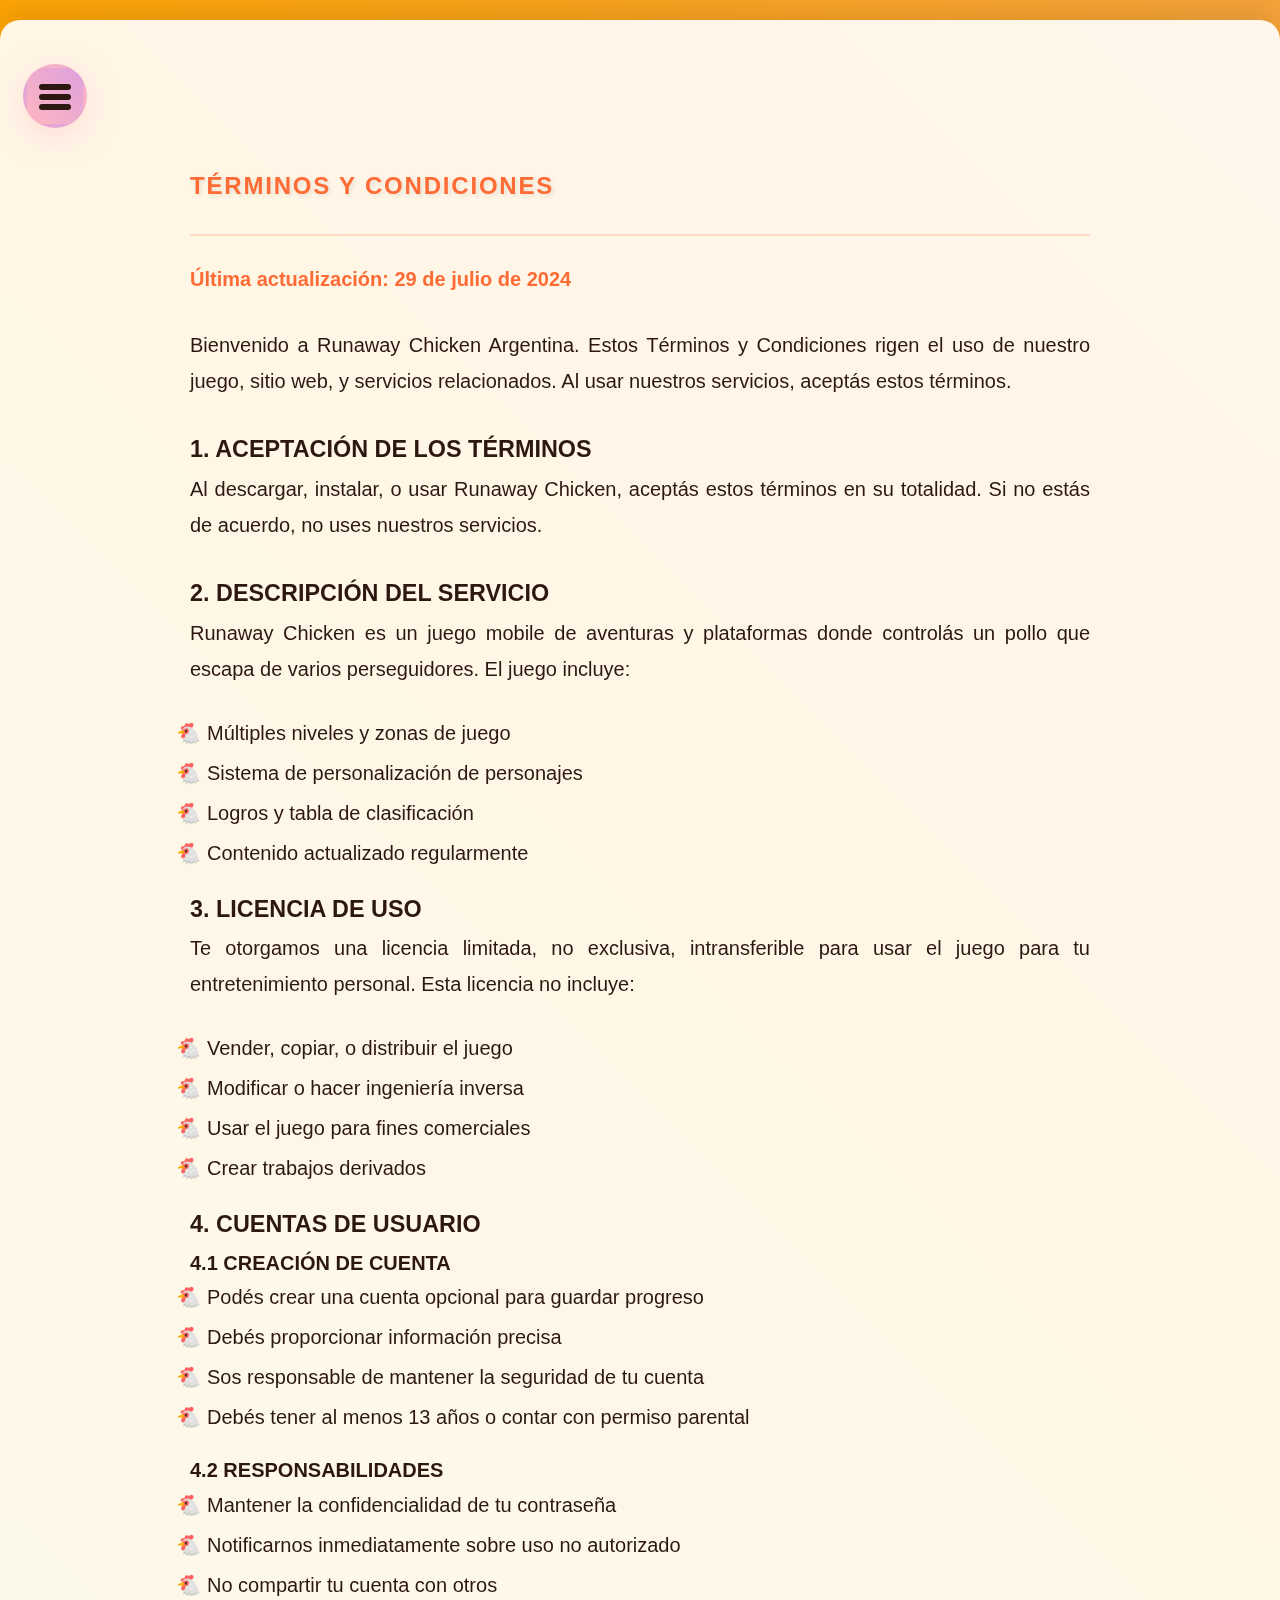
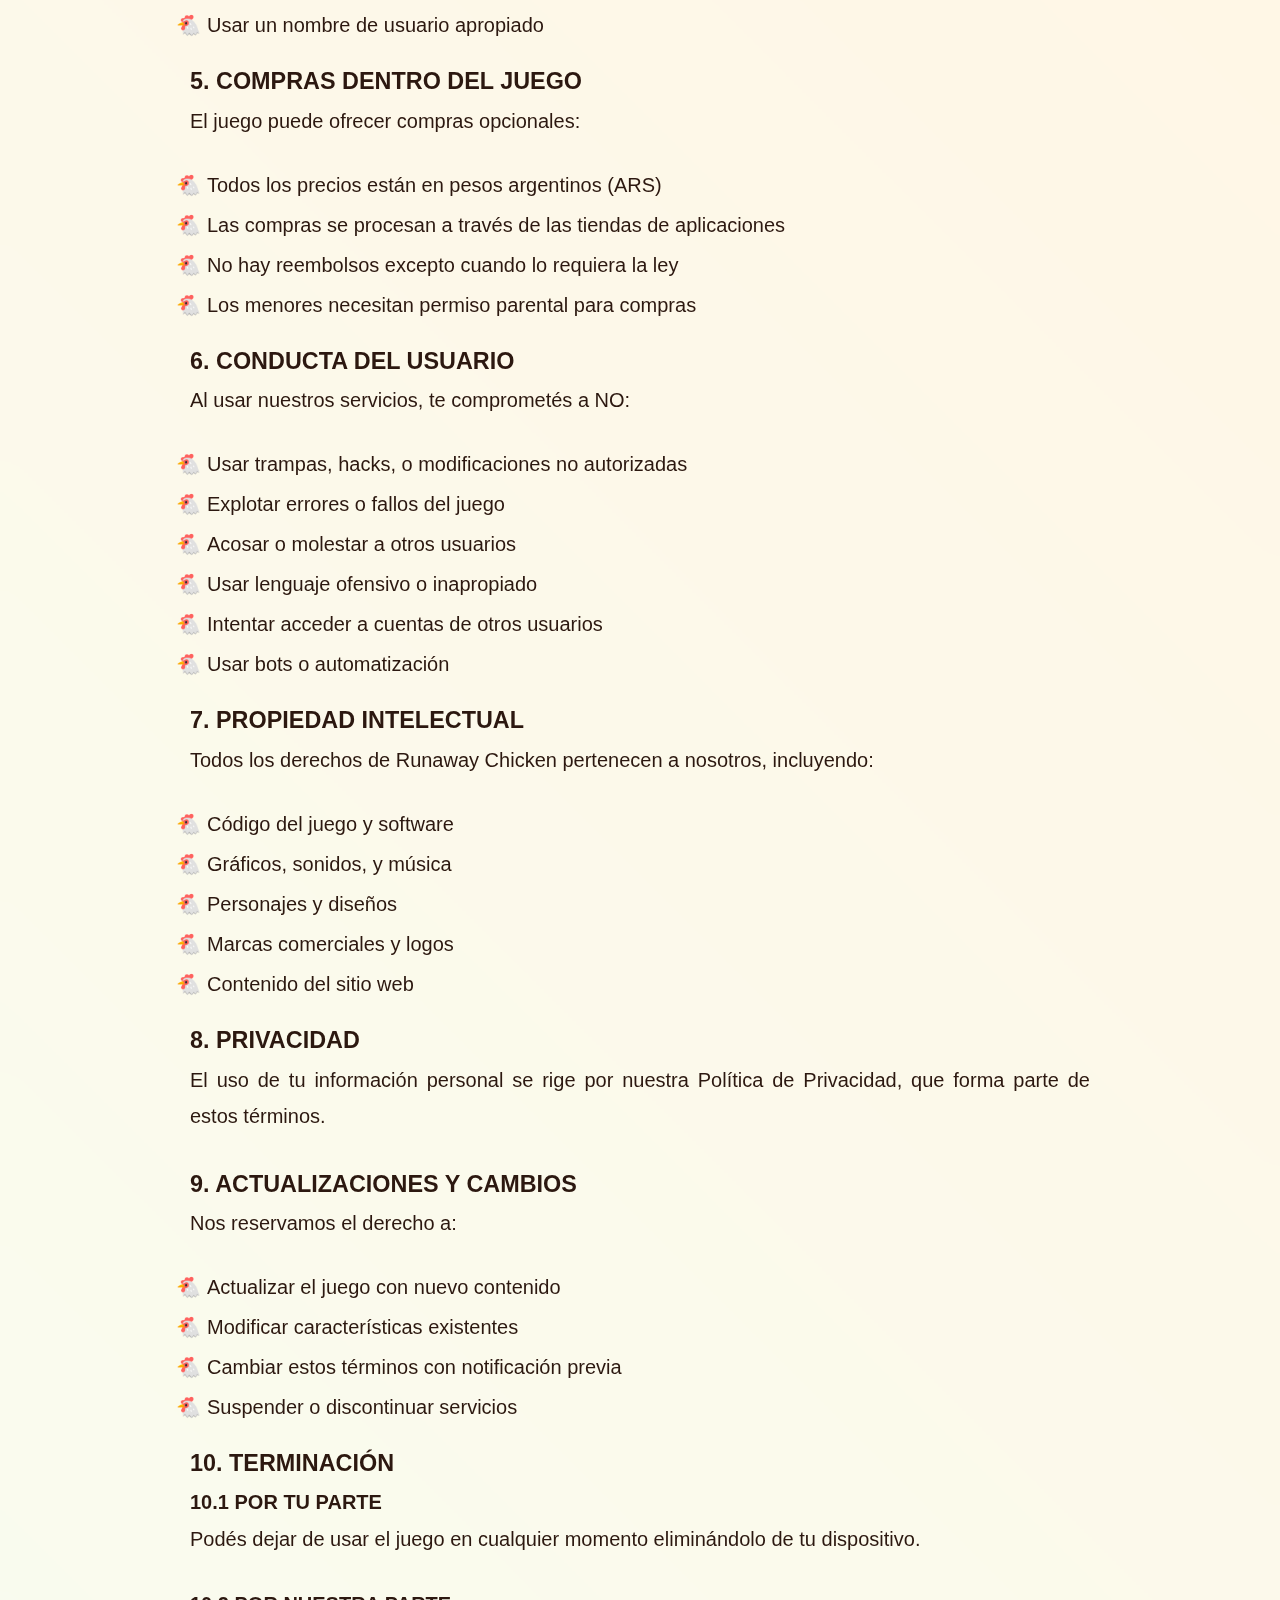
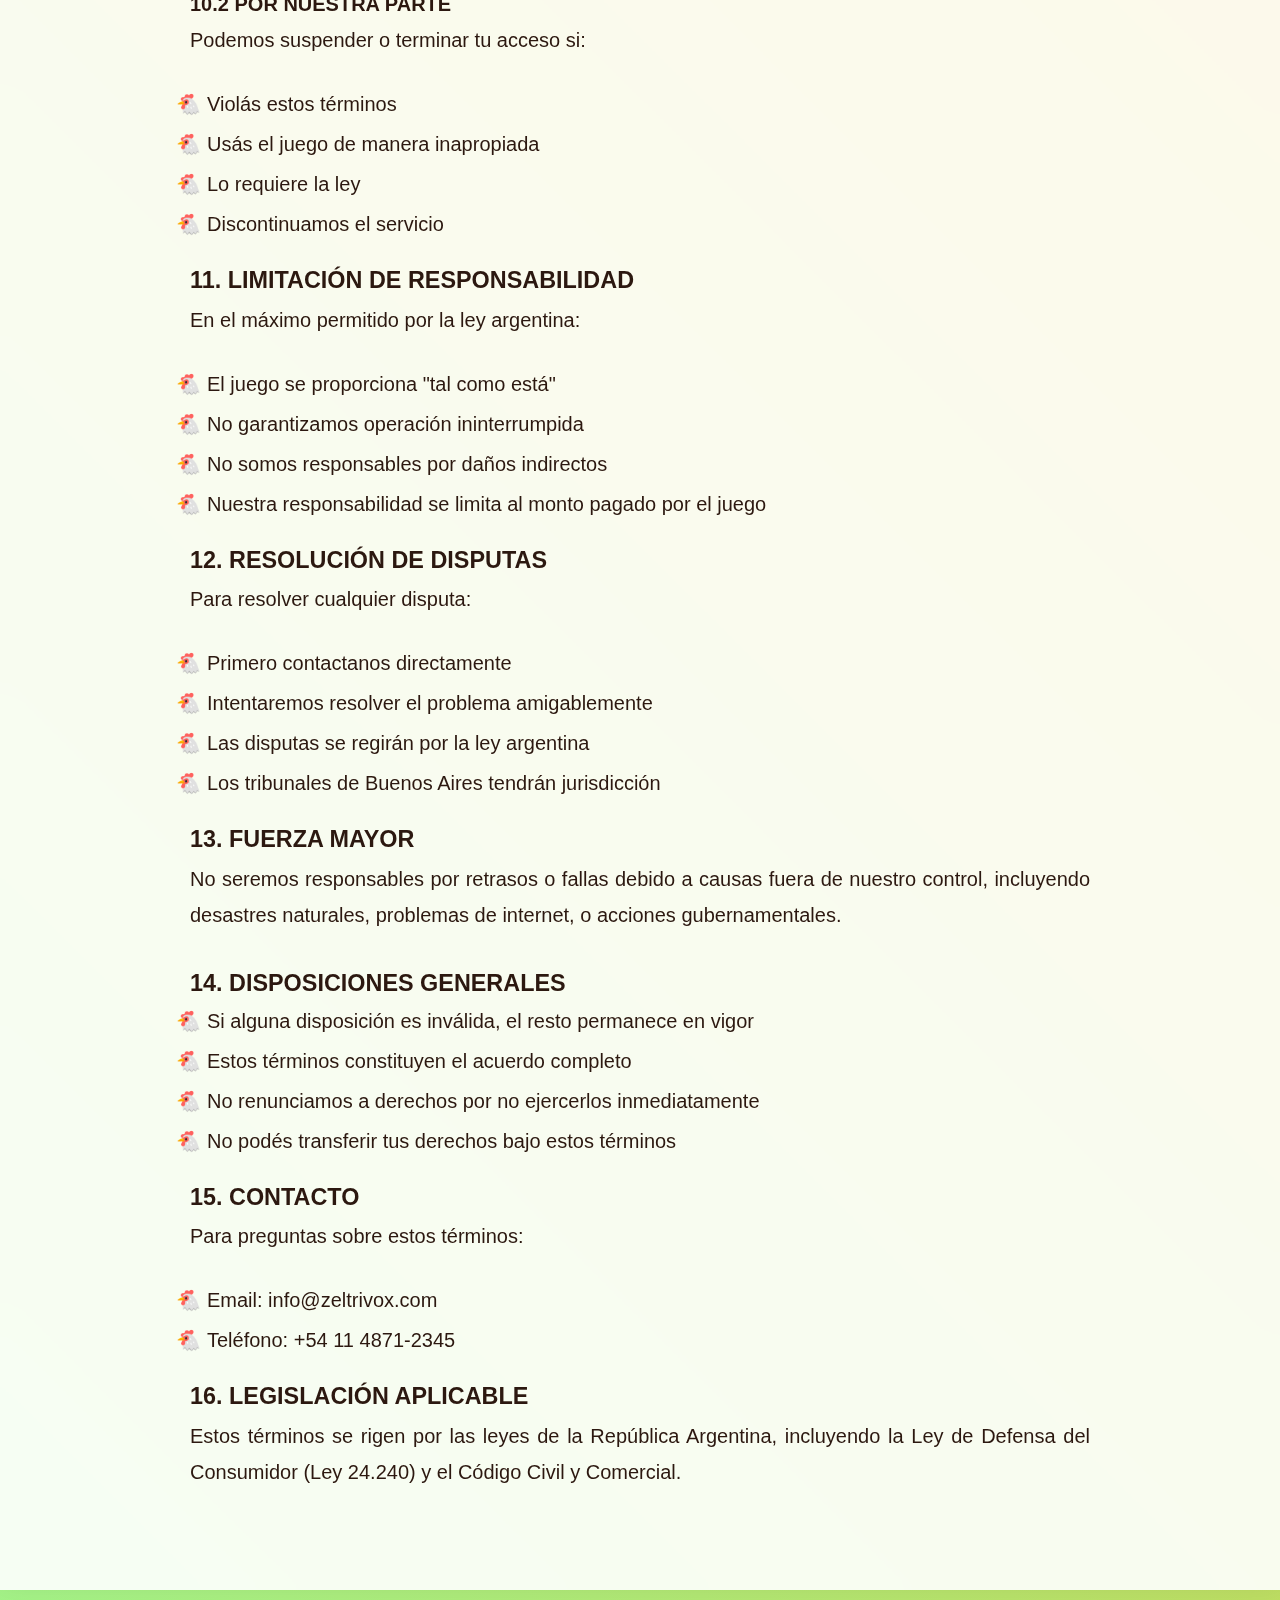
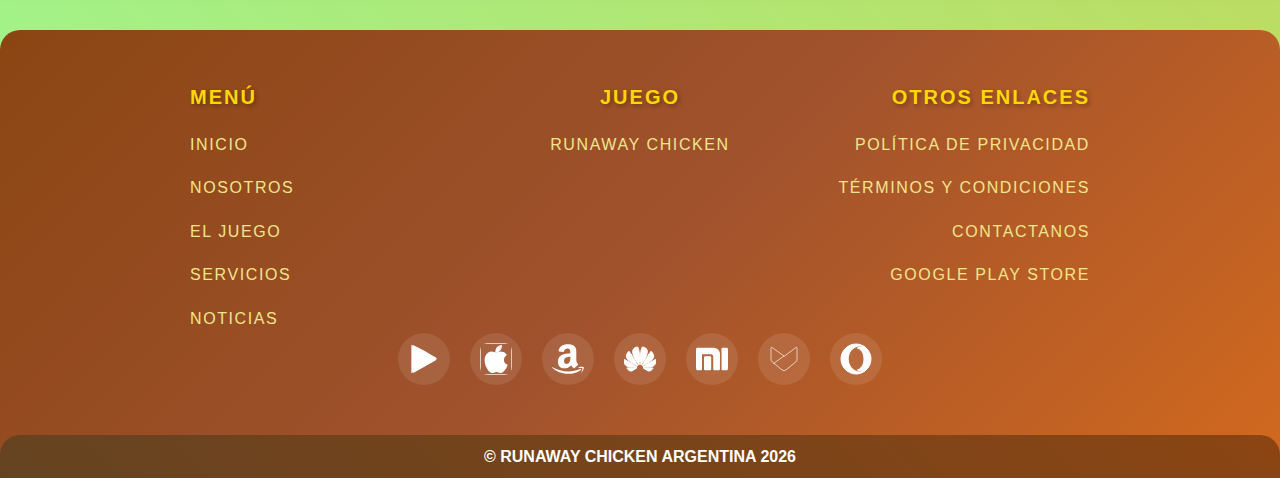
<file: terminos.html>
<!DOCTYPE html>
<html lang="es-AR">
<head>
    <meta charset="utf-8">
    <meta name="format-detection" content="telephone=no">
    <title>Términos y Condiciones - Runaway Chicken Argentina</title>
    <link rel="stylesheet" href="style.css">
    <meta name="viewport" content="width=device-width, initial-scale=1">
    <meta name="description" content="Términos y Condiciones de uso de Runaway Chicken Argentina. Conocé las reglas para usar nuestro juego y servicios.">
    <link rel="icon" type="image/png" href="images/favicon.png">
</head>

<body>
    <div class="wrapper">
        <header id="header" class="header">
            <div class="header__top">
                <a href="#" class="btn-menu">
                    <span></span>
                    <span></span>
                    <span></span>
                </a>
            </div>
            
            <div class="header__inner">
                <div class="header__middle">
                    <nav class="nav">
                        <ul>
                            <li><a href="/"><span>Inicio</span></a></li>
                            <li><a href="nosotros.html"><span>Nosotros</span></a></li>
                            <li><a href="juego.html"><span>El Juego</span></a></li>
                            <li><a href="servicios.html"><span>Servicios</span></a></li>
                            <li><a href="noticias.html"><span>Noticias</span></a></li>
                            <li><a href="contacto.html"><span>Contactanos</span></a></li>
                        </ul>
                    </nav>
                </div>
                
                <div class="header__bottom">
                    <a href="/"><img src="images/logo.png" alt="Runaway Chicken Argentina logo" width="48" height="48"></a>
                </div>
            </div>
        </header>

        <main class="main">
            <section class="section">
                <div class="shell">
                    <article class="article article--gutter-top">
                        <div class="article__content">
                            <header class="article__head">
                                <h1 class="article__title">Términos y Condiciones</h1>
                            </header>
                            
                            <div class="article__body">
                                <div class="article__entry">
                                    <p><strong>Última actualización: 29 de julio de 2024</strong></p>
                                    
                                    <p>Bienvenido a Runaway Chicken Argentina. Estos Términos y Condiciones rigen el uso de nuestro juego, sitio web, y servicios relacionados. Al usar nuestros servicios, aceptás estos términos.</p>

                                    <h3>1. Aceptación de los Términos</h3>
                                    <p>Al descargar, instalar, o usar Runaway Chicken, aceptás estos términos en su totalidad. Si no estás de acuerdo, no uses nuestros servicios.</p>

                                    <h3>2. Descripción del Servicio</h3>
                                    <p>Runaway Chicken es un juego mobile de aventuras y plataformas donde controlás un pollo que escapa de varios perseguidores. El juego incluye:</p>
                                    <ul>
                                        <li>Múltiples niveles y zonas de juego</li>
                                        <li>Sistema de personalización de personajes</li>
                                        <li>Logros y tabla de clasificación</li>
                                        <li>Contenido actualizado regularmente</li>
                                    </ul>

                                    <h3>3. Licencia de Uso</h3>
                                    <p>Te otorgamos una licencia limitada, no exclusiva, intransferible para usar el juego para tu entretenimiento personal. Esta licencia no incluye:</p>
                                    <ul>
                                        <li>Vender, copiar, o distribuir el juego</li>
                                        <li>Modificar o hacer ingeniería inversa</li>
                                        <li>Usar el juego para fines comerciales</li>
                                        <li>Crear trabajos derivados</li>
                                    </ul>

                                    <h3>4. Cuentas de Usuario</h3>
                                    <h4>4.1 Creación de Cuenta</h4>
                                    <ul>
                                        <li>Podés crear una cuenta opcional para guardar progreso</li>
                                        <li>Debés proporcionar información precisa</li>
                                        <li>Sos responsable de mantener la seguridad de tu cuenta</li>
                                        <li>Debés tener al menos 13 años o contar con permiso parental</li>
                                    </ul>

                                    <h4>4.2 Responsabilidades</h4>
                                    <ul>
                                        <li>Mantener la confidencialidad de tu contraseña</li>
                                        <li>Notificarnos inmediatamente sobre uso no autorizado</li>
                                        <li>No compartir tu cuenta con otros</li>
                                        <li>Usar un nombre de usuario apropiado</li>
                                    </ul>

                                    <h3>5. Compras dentro del Juego</h3>
                                    <p>El juego puede ofrecer compras opcionales:</p>
                                    <ul>
                                        <li>Todos los precios están en pesos argentinos (ARS)</li>
                                        <li>Las compras se procesan a través de las tiendas de aplicaciones</li>
                                        <li>No hay reembolsos excepto cuando lo requiera la ley</li>
                                        <li>Los menores necesitan permiso parental para compras</li>
                                    </ul>

                                    <h3>6. Conducta del Usuario</h3>
                                    <p>Al usar nuestros servicios, te comprometés a NO:</p>
                                    <ul>
                                        <li>Usar trampas, hacks, o modificaciones no autorizadas</li>
                                        <li>Explotar errores o fallos del juego</li>
                                        <li>Acosar o molestar a otros usuarios</li>
                                        <li>Usar lenguaje ofensivo o inapropiado</li>
                                        <li>Intentar acceder a cuentas de otros usuarios</li>
                                        <li>Usar bots o automatización</li>
                                    </ul>

                                    <h3>7. Propiedad Intelectual</h3>
                                    <p>Todos los derechos de Runaway Chicken pertenecen a nosotros, incluyendo:</p>
                                    <ul>
                                        <li>Código del juego y software</li>
                                        <li>Gráficos, sonidos, y música</li>
                                        <li>Personajes y diseños</li>
                                        <li>Marcas comerciales y logos</li>
                                        <li>Contenido del sitio web</li>
                                    </ul>

                                    <h3>8. Privacidad</h3>
                                    <p>El uso de tu información personal se rige por nuestra <a href="politica-privacidad.html">Política de Privacidad</a>, que forma parte de estos términos.</p>

                                    <h3>9. Actualizaciones y Cambios</h3>
                                    <p>Nos reservamos el derecho a:</p>
                                    <ul>
                                        <li>Actualizar el juego con nuevo contenido</li>
                                        <li>Modificar características existentes</li>
                                        <li>Cambiar estos términos con notificación previa</li>
                                        <li>Suspender o discontinuar servicios</li>
                                    </ul>

                                    <h3>10. Terminación</h3>
                                    <h4>10.1 Por tu parte</h4>
                                    <p>Podés dejar de usar el juego en cualquier momento eliminándolo de tu dispositivo.</p>

                                    <h4>10.2 Por nuestra parte</h4>
                                    <p>Podemos suspender o terminar tu acceso si:</p>
                                    <ul>
                                        <li>Violás estos términos</li>
                                        <li>Usás el juego de manera inapropiada</li>
                                        <li>Lo requiere la ley</li>
                                        <li>Discontinuamos el servicio</li>
                                    </ul>

                                    <h3>11. Limitación de Responsabilidad</h3>
                                    <p>En el máximo permitido por la ley argentina:</p>
                                    <ul>
                                        <li>El juego se proporciona "tal como está"</li>
                                        <li>No garantizamos operación ininterrumpida</li>
                                        <li>No somos responsables por daños indirectos</li>
                                        <li>Nuestra responsabilidad se limita al monto pagado por el juego</li>
                                    </ul>

                                    <h3>12. Resolución de Disputas</h3>
                                    <p>Para resolver cualquier disputa:</p>
                                    <ul>
                                        <li>Primero contactanos directamente</li>
                                        <li>Intentaremos resolver el problema amigablemente</li>
                                        <li>Las disputas se regirán por la ley argentina</li>
                                        <li>Los tribunales de Buenos Aires tendrán jurisdicción</li>
                                    </ul>

                                    <h3>13. Fuerza Mayor</h3>
                                    <p>No seremos responsables por retrasos o fallas debido a causas fuera de nuestro control, incluyendo desastres naturales, problemas de internet, o acciones gubernamentales.</p>

                                    <h3>14. Disposiciones Generales</h3>
                                    <ul>
                                        <li>Si alguna disposición es inválida, el resto permanece en vigor</li>
                                        <li>Estos términos constituyen el acuerdo completo</li>
                                        <li>No renunciamos a derechos por no ejercerlos inmediatamente</li>
                                        <li>No podés transferir tus derechos bajo estos términos</li>
                                    </ul>

                                    <h3>15. Contacto</h3>
                                    <p>Para preguntas sobre estos términos:</p>
                                    <ul>
                                        <li>Email: info@zeltrivox.com</li>
                                        <li>Teléfono: +54 11 4871-2345</li>
                                    </ul>

                                    <h3>16. Legislación Aplicable</h3>
                                    <p>Estos términos se rigen por las leyes de la República Argentina, incluyendo la Ley de Defensa del Consumidor (Ley 24.240) y el Código Civil y Comercial.</p>
                                </div>
                            </div>
                        </div>
                    </article>
                </div>
            </section>
        </main>
        <footer class="footer">
            <div class="footer__body">
                <div class="shell">
                    <div class="footer__nav">
                        <div class="footer__columns">
                            <div class="footer__col">
                                <ul>
                                    <li><h4 class="footer__title">Menú</h4></li>
                                    <li><a href="/"><span>Inicio</span></a></li>
                                    <li><a href="nosotros.html"><span>Nosotros</span></a></li>
                                    <li><a href="juego.html"><span>El Juego</span></a></li>
                                    <li><a href="servicios.html"><span>Servicios</span></a></li>
                                    <li><a href="noticias.html"><span>Noticias</span></a></li>
                                </ul>
                            </div>
                            <div class="footer__col">
                                <ul>
                                    <li><h4 class="footer__title">Juego</h4></li>
                                    <li><a href="juego.html"><span>Runaway Chicken</span></a></li>
                                </ul>
                            </div>
                            <div class="footer__col">
                                <ul>
                                    <li><h4 class="footer__title">Otros Enlaces</h4></li>
                                    <li><a href="politica-privacidad.html"><span>Política de Privacidad</span></a></li>
                                    <li><a href="terminos.html"><span>Términos y Condiciones</span></a></li>
                                    <li><a href="contacto.html"><span>Contactanos</span></a></li>
                                    <li><a href="https://play.google.com/store/apps/details?id=com.udarstudio.chickenrun" target="_blank" rel="nofollow"><span>Google Play Store</span></a></li>
                                </ul>
                            </div>
                        </div>
                    </div>
                    
                    <div class="socials socials--small">
                        <ul>
                            <li><a href="https://play.google.com/store/apps/details?id=com.udarstudio.chickenrun"><img src="images/gplay-icon-white.svg" width="32" height="32" alt="Google Play" target="_blank" rel="nofollow"></a></li>
                            <li><a href="https://apps.apple.com/us/app/runaway-chick/id6477134175"><img src="images/apple-logo-white.svg" width="32" height="32" alt="Apple App Store" target="_blank" rel="nofollow"></a></li>
                            <li><a href="https://www.amazon.com/UdarStudio-Runaway-Chick/dp/B0D5DL233R/"><img src="images/amazon.svg" width="32" height="32" alt="Amazon App Store" target="_blank" rel="nofollow"></a></li>
                            <li><a href="https://appgallery.huawei.com/app/C111121603"><img src="images/huawei-logo.svg" width="32" height="32" alt="Huawei App Gallery" target="_blank" rel="nofollow"></a></li>
                            <li><a href="https://global.app.mi.com/details?lo=ES&la=en_US&id=com.udarstudio.chickenrun"><img src="images/xiaomi-icon.svg" width="32" height="32" alt="Xiaomi Mi App Mall" target="_blank" rel="nofollow"></a></li>
                            <li><a href="https://runaway-chick-epic-cartoon.en.aptoide.com/app"><img src="images/aptoide-icon.svg" width="32" height="32" alt="Aptoide" target="_blank" rel="nofollow"></a></li>
                            <li><a href="https://gx.games/games/1ia91x/runaway-chick-demo/"><img src="images/operagx-icon.svg" width="32" height="32" alt="GX.GAMES" target="_blank" rel="nofollow"></a></li>
                        </ul>
                    </div>
                </div>
            </div>
            
            <div class="footer__bar">
                <div class="shell">© Runaway Chicken Argentina <span id="js-get-year">2024</span></div>
            </div>
        </footer>
    </div>

    <script src="script.js"></script>
</body>
</html>
</file>
<file: style.css>
* {
    padding: 0;
    margin: 0;
    outline: 0;
    box-sizing: border-box;
}

*:before, *:after {
    box-sizing: inherit;
}

article, aside, details, figcaption, figure, footer, header, hgroup, menu, nav, section, summary, main {
    display: block;
}

template {
    display: none;
}

html {
    -webkit-tap-highlight-color: rgba(0,0,0,0);
    tap-highlight-color: rgba(0,0,0,0);
    scroll-behavior: smooth;
}

body {
    -moz-osx-font-smoothing: grayscale;
    -webkit-font-smoothing: antialiased;
    font-smoothing: antialiased;
    -webkit-text-size-adjust: none;
    -moz-text-size-adjust: none;
    text-size-adjust: none;
    min-width: 320px;
    min-height: 100vh;
    /* Sweet Bonanza Background */
    background: linear-gradient(45deg, #FFD700, #FF69B4, #87CEEB, #98FB98, #FFA500, #DDA0DD);
    background-size: 400% 400%;
    animation: sweetGradient 15s ease-in-out infinite;
    font-family: "Comic Sans MS", "Bahnschrift", cursive, sans-serif;
    font-size: 20px;
    line-height: 1.78;
    color: #2C1810;
    position: relative;
}

@keyframes sweetGradient {
    0% { background-position: 0% 50%; }
    25% { background-position: 100% 50%; }
    50% { background-position: 100% 100%; }
    75% { background-position: 0% 100%; }
    100% { background-position: 0% 50%; }
}


@keyframes floatRight {
    0% { transform: translateX(0) rotate(0deg); }
    100% { transform: translateX(-120vw) rotate(360deg); }
}

@keyframes floatLeft {
    0% { transform: translateX(0) rotate(0deg); }
    100% { transform: translateX(120vw) rotate(-360deg); }
}

.cta-banner {
    position: fixed;
    top: 0;
    left: 0;
    right: 0;
    z-index: 1000;
    background: linear-gradient(45deg, #FF1744, #E91E63, #9C27B0, #673AB7);
    background-size: 400% 400%;
    animation: sweetGradient 3s ease-in-out infinite;
    padding: 10px 0;
    text-align: center;
    box-shadow: 0 4px 20px rgba(255, 23, 68, 0.4);
}

.cta-main-btn {
    display: inline-block;
    background: linear-gradient(45deg, #FFD700, #FFA500, #FF6347);
    color: #2C1810;
    padding: 12px 30px;
    font-size: 18px;
    font-weight: bold;
    border: none;
    border-radius: 50px;
    text-decoration: none;
    box-shadow: 0 6px 20px rgba(255, 215, 0, 0.5);
    animation: pulse 2s infinite, bounce 3s ease-in-out infinite;
    position: relative;
    overflow: hidden;
    text-transform: uppercase;
    letter-spacing: 1px;
}

.cta-main-btn::before {
    content: '';
    position: absolute;
    top: 0;
    left: -100%;
    width: 100%;
    height: 100%;
    background: linear-gradient(90deg, transparent, rgba(255,255,255,0.4), transparent);
    animation: shimmer 3s infinite;
}

@keyframes pulse {
    0% { transform: scale(1); }
    50% { transform: scale(1.05); }
    100% { transform: scale(1); }
}

@keyframes bounce {
    0%, 20%, 50%, 80%, 100% { transform: translateY(0); }
    40% { transform: translateY(-5px); }
    60% { transform: translateY(-3px); }
}

@keyframes shimmer {
    0% { left: -100%; }
    100% { left: 100%; }
}

img, iframe, video, audio, object {
    max-width: 100%;
}

img, iframe {
    border: 0 none;
}

img {
    height: auto;
    display: inline-block;
    vertical-align: middle;
    border-radius: 8px;
}

b, strong {
    font-weight: bold;
    color: #FF6B35; 
}

address {
    font-style: normal;
}

svg:not(:root) {
    overflow: hidden;
}

a, button, input[type=submit], input[type=button], input[type=reset], input[type=file], input[type=image], label[for] {
    cursor: pointer;
}

a[href^=tel], button[disabled], input[disabled], textarea[disabled], select[disabled] {
    cursor: default;
}

a {
    color: inherit;
    text-decoration: none;
    transition: all 0.3s ease;
}

a:hover {
    text-decoration: none;
    transform: translateY(-2px); 
}

h1, h2 {
    font-weight: 700;
    font-size: 24px;
    letter-spacing: 0.075em;
    color: #FF6B35;
    text-shadow: 2px 2px 4px rgba(0,0,0,0.1);
}

h1, h2, h3, h4, h5, h6 {
    text-transform: uppercase;
}

@media(max-width: 767px) {
    .hidden-mobile {
        display: none !important;
    }
}

.hidden-tablet {
    display: none !important;
}

@media(max-width: 767px) {
    .hidden-tablet {
        display: block !important;
    }
}

@media(max-width: 1023px) {
    .hidden-tablet-max {
        display: none !important;
    }
}

.hidden-desktop {
    display: none !important;
}

@media(max-width: 1023px) {
    .hidden-desktop {
        display: block !important;
    }
}

.wrapper {
    overflow: hidden;
}

.shell {
    max-width: 940px;
    padding-right: 20px;
    padding-left: 20px;
    margin: auto;
}

.shell--fluid {
    max-width: none;
}

.header {
    position: fixed;
    top: 40px; 
    left: 0;
    bottom: 0;
    z-index: 50;
    width: 100%;
    max-width: 360px;
    pointer-events: none;
}

.header .header__inner {
    display: flex;
    width: 100%;
    height: calc(100% + 40px);
    margin-top: -20px;
    padding: 82px 0 82px 60px;
    flex-direction: column;
    justify-content: flex-end;
    background: linear-gradient(135deg, #FFB6C1, #DDA0DD, #98FB98);
    background-size: 8px 8px;
    text-align: center;
    color: #2C1810;
    transform-origin: 100% 0;
    transform: translate3d(0, 0, 0) translateX(-100%);
    visibility: hidden;
    overflow: hidden;
    -webkit-backdrop-filter: blur(20px);
    backdrop-filter: blur(20px);
    transition: transform 0.5s 0s cubic-bezier(0.69, 0.02, 0.42, 1.62), visibility 0.5s;
    pointer-events: auto;
    border-radius: 0 20px 20px 0;
    box-shadow: 0 0 30px rgba(255, 182, 193, 0.5);
}

.header .header__top {
    position: absolute;
    top: 0;
    left: 0;
    width: 170px;
    padding-right: 60px;
    z-index: 10;
    text-align: center;
    transform: translate3d(0, 0, 0) translateY(40px);
    transition: transform 0.5s 0s cubic-bezier(0.69, 0.02, 0.42, 1.62), width 0.5s 0s cubic-bezier(0.69, 0.02, 0.42, 1.62);
}

@media(max-width: 1023px) {
    .header .header__top {
        transform: translate3d(0, 0, 0) translate(-18px, 21px);
    }
}

.header .header__middle {
    position: absolute;
    top: 50%;
    left: 60px;
    right: 0;
    opacity: 0;
    transform: translate3d(0, 0, 0) translate(50%, -50%);
    transition: transform 0.5s 0s cubic-bezier(0.69, 0.02, 0.42, 1.62), opacity 0.5s;
}

.header .header__bottom {
    opacity: 0;
    transform: translate3d(0, 0, 0) translateX(50%);
    transition: transform 0.5s 0s cubic-bezier(0.69, 0.02, 0.42, 1.62), opacity 0.5s;
}

.header.active .header__top {
    transform: translate3d(0, 0, 0) translateY(82px);
    width: 100%;
}

.header.active .header__inner {
    transform: translate3d(0, 0, 0) translateX(-60px);
    visibility: visible;
}

.header.active .header__middle {
    transform: translate3d(0, 0, 0) translate(0, -50%);
    opacity: 1;
}

.header.active .header__bottom {
    transform: translate3d(0, 0, 0) translateX(0);
    opacity: 1;
}

/* Main Content */
.main {
    position: relative;
    background: rgba(255, 255, 255, 0.9);
    border-radius: 20px 20px 0 0; 
    margin-top: 20px;
    box-shadow: 0 -10px 30px rgba(0,0,0,0.1);
    backdrop-filter: blur(10px);
}

.footer {
    position: relative;
    padding: 50px 0 0;
    background: linear-gradient(135deg, #8B4513, #A0522D, #D2691E);
    color: #fff;
    font-family: "Comic Sans MS", "Bahnschrift", sans-serif;
    font-size: 16px;
    border-radius: 20px 20px 0 0;
    margin-top: 40px;
}

.footer__columns {
    display: flex;
    justify-content: space-between;
}

@media(max-width: 767px) {
    .footer__columns {
        display: block;
    }
}

.footer__col {
    width: 33.33%;
    text-align: center;
}

@media(max-width: 767px) {
    .footer__col {
        width: 100%;
    }
}

@media(max-width: 767px) {
    .footer__col + .footer__col {
        margin-top: 30px;
    }
}

.footer__col:first-child {
    text-align: left;
}

@media(max-width: 767px) {
    .footer__col:first-child {
        text-align: center;
    }
}

.footer__col:last-child {
    text-align: right;
}

@media(max-width: 767px) {
    .footer__col:last-child {
        text-align: center;
    }
}

.footer__title {
    font-size: 20px;
    font-weight: 700;
    letter-spacing: 0.1em;
    text-transform: uppercase;
    color: #FFD700; 
    text-shadow: 2px 2px 4px rgba(0,0,0,0.3);
}

.footer__nav {
    font-weight: 300;
}

.footer__nav ul {
    margin: 0;
    padding: 0;
    list-style-type: none;
}

.footer__nav ul + ul {
    margin-top: 30px;
}

.footer__nav li + li {
    margin-top: 15px;
}

.footer__nav a {
    letter-spacing: 0.1em;
    text-transform: uppercase;
    transition: all 0.3s;
    color: #F0E68C;
}

.footer__nav a:hover {
    letter-spacing: 0.3em;
    color: #FFD700;
    text-shadow: 0 0 10px #FFD700;
}

.footer__nav a.active {
    text-decoration: underline;
    color: #FFD700;
}

.footer__bar {
    margin-top: 50px;
    height: 43px;
    line-height: 43px;
    background: linear-gradient(45deg, #654321, #8B4513);
    text-align: center;
    text-transform: uppercase;
    font-weight: 700;
    border-radius: 20px 20px 0 0;
}

@media(max-width: 767px) {
    .footer__bar {
        margin-top: 20px;
    }
}

.btn {
    text-align: center;
    min-height: 45px;
    border: 0;
    max-width: 240px;
    padding: 20px 32px;
    border-radius: 45px;
    font-size: 18px;
    background: linear-gradient(45deg, #FF6B35, #F7931E, #FFD23F);
    box-shadow: 0 8px 25px rgba(255, 107, 53, 0.3);
    color: #fff;
    text-transform: uppercase;
    transition: all 0.3s;
    position: relative;
    overflow: hidden;
    cursor: pointer;
    text-decoration: none;
    display: inline-block;
    font-weight: bold;
}

.btn::before {
    content: '';
    position: absolute;
    top: 0;
    left: -100%;
    width: 100%;
    height: 100%;
    background: linear-gradient(90deg, transparent, rgba(255,255,255,0.3), transparent);
    animation: shimmer 3s infinite;
}

.btn:hover {
    background: linear-gradient(45deg, #FF8C00, #FFA500, #FFD700);
    transform: translateY(-3px);
    box-shadow: 0 12px 35px rgba(255, 107, 53, 0.4);
}

.btn--right {
    margin-left: auto;
}

.btn--hidden-desktop {
    display: none;
    margin-top: 20px;
}

@media(max-width: 767px) {
    .btn--hidden-desktop {
        display: inline-block;
    }
}

@media(max-width: 767px) {
    .btn--hidden-mobile {
        display: none;
    }
}

.btn img {
    display: inline-block;
    margin-right: 10px;
}

@media(max-width: 1023px) {
    .btn img {
        margin-right: 5px;
    }
}

.btn span {
    display: inline-block;
    padding-top: 2px;
}

.btn--small {
    font-size: 16px;
    padding: 16px 24px;
}

@media(max-width: 1023px) {
    .btn--small {
        padding: 20px;
    }
}

.btn--small img {
    margin-right: 6px;
}

@media(max-width: 1023px) {
    .btn--small img {
        margin-right: 0;
    }
}

@media(max-width: 1023px) {
    .btn--small span {
        display: none;
    }
}

.btn-small {
    text-align: center;
    min-height: 45px;
    border: 0;
    padding: 20px 32px;
    border-radius: 40px;
    font-size: 18px;
    letter-spacing: 0.05em;
    background: linear-gradient(45deg, #32CD32, #98FB98, #90EE90);
    box-shadow: 0 5px 15px rgba(50, 205, 50, 0.3);
    color: #2C1810;
    text-transform: uppercase;
    transition: all 0.3s;
    display: inline-block;
    text-decoration: none;
    font-weight: bold;
    position: relative;
    overflow: hidden;
}

.btn-small::before {
    content: '';
    position: absolute;
    top: 0;
    left: -100%;
    width: 100%;
    height: 100%;
    background: linear-gradient(90deg, transparent, rgba(255,255,255,0.3), transparent);
    animation: shimmer 3s infinite;
}

@media(max-width: 767px) {
    .btn-small {
        padding: 16px 28px;
        font-size: 16px;
    }
}

.btn-small:hover {
    background: linear-gradient(45deg, #228B22, #32CD32, #7CFC00);
    transform: translateY(-3px);
    box-shadow: 0 8px 25px rgba(50, 205, 50, 0.4);
}

.btn-menu {
    display: flex;
    justify-content: center;
    align-items: center;
    flex-direction: column;
    width: 32px;
    height: 32px;
    margin: 0 auto;
    border: 2px solid rgba(0,0,0,0);
    border-radius: 50%; 
    background: linear-gradient(45deg, #FFB6C1, #DDA0DD);
    transform: scale(2);
    transition: all 0.5s cubic-bezier(0.69, 0.02, 0.42, 1.62);
    pointer-events: auto;
    box-shadow: 0 4px 15px rgba(255, 182, 193, 0.4);
}

.btn-menu span {
    display: block;
    background-color: #2C1810;
    width: 16px;
    height: 3px;
    border-radius: 2px;
    transition: all 0.5s cubic-bezier(0.69, 0.02, 0.42, 1.62);
}

.btn-menu span + span {
    margin-top: 2px;
}

.btn-menu:hover {
    background: linear-gradient(45deg, #FFB6C1, #FF69B4);
    transform: scale(2.2);
    box-shadow: 0 6px 20px rgba(255, 105, 180, 0.5);
}

.nav {
    width: 100%;
    text-transform: uppercase;
    font-size: 22px;
}

.nav a {
    display: block;
    padding: 15px 0;
    color: #2C1810;
    transition: all 0.3s;
    font-weight: bold;
}

.nav a span {
    position: relative;
    display: inline-block;
    transform: scaleX(0.9);
    letter-spacing: 0.1em;
    margin-right: -0.15em;
    transition: all 0.5s;
}

.nav a span:after {
    content: "";
    position: absolute;
    bottom: 2px;
    left: 50%;
    display: inline-block;
    width: 14px;
    height: 3px;
    transform: translateX(-50%);
    margin-left: -0.15em;
    background: linear-gradient(45deg, #FF6B35, #FFD23F);
    transition: all 0.4s cubic-bezier(0.69, 0.02, 0.42, 1.62);
    border-radius: 2px;
}

.nav a.active, .nav a:hover {
    color: #FF6B35;
    text-shadow: 0 0 10px rgba(255, 107, 53, 0.5);
}

.nav a.active span, .nav a:hover span {
    transform: scaleX(1);
    letter-spacing: 0.3em;
}

.nav a.active span:after, .nav a:hover span:after {
    width: calc(100% - 32px);
    box-shadow: 0 0 10px rgba(255, 107, 53, 0.5);
}

.section {
    padding: 100px 0;
    position: relative;
}

@media(max-width: 767px) {
    .section {
        padding: 50px 0;
    }
}

.section--colour {
    background: linear-gradient(135deg, #F4DA84, #F2E8D0, #FFE4B5);
    border-radius: 20px;
    margin: 20px;
    box-shadow: 0 10px 30px rgba(244, 218, 132, 0.3);
}

.section--slider {
    position: relative;
    padding-top: 50px;
    background: linear-gradient(180deg, rgba(238, 238, 238, 0) 0%, #eeeeee 100%);
    border-radius: 20px;
    margin: 20px;
}

.section--grey {
    position: relative;
    padding-top: 50px;
    background: #f3f3f3;
    border-radius: 20px;
    margin: 20px;
}

.section--white {
    position: relative;
    padding-top: 50px;
    background: rgba(255, 255, 255, 0.95);
    border-radius: 20px;
    margin: 20px;
    backdrop-filter: blur(10px);
}

.section--medium {
    padding: 80px 0;
}

@media(max-width: 767px) {
    .section--medium {
        padding: 50px 0;
    }
}

.section--thin {
    padding: 30px 0;
}

.intro {
    position: relative !important;
    width: 100% !important;
    height: 100vh !important;
    text-align: center;
    color: #fff;
    border-radius: 20px;
    overflow: hidden;
}

.intro__forground {
    position: absolute;
    top: 0;
    left: 0;
    right: 0;
    bottom: 0;
    overflow: hidden;
    border-radius: 20px;
}

.intro__forground:not(.intro__forground--no-fade)::before {
    content: "";
    position: absolute;
    top: 0;
    right: 0;
    left: 0;
    bottom: 0;
    background: linear-gradient(45deg, rgba(255, 107, 53, 0.4), rgba(247, 147, 30, 0.4));
    border-radius: 20px;
}

.intro__forground img {
    width: 100%;
    height: 100%;
    object-fit: cover;
}

.intro--small {
    height: 480px !important;
    margin-bottom: 0;
}

.intro--small .intro__forground::before {
    opacity: 100%;
    background: linear-gradient(180deg, rgba(255, 255, 255, 0) 0%, rgb(255, 255, 255) 100%);
}

@media(max-width: 1023px) {
    .intro--small {
        height: 360px !important;
    }
}

@media(max-width: 767px) {
    .intro--small {
        height: 180px !important;
    }
}

.intro__title-primary {
    max-width: 550px;
    margin: 0 auto;
    padding: 30px 0 40px;
    color: #fff;
    letter-spacing: 0.075em;
    line-height: 1.3;
    text-shadow: 2px 2px 8px rgba(0,0,0,0.7);
    text-transform: none;
    font-size: 24px;
    font-weight: bold;
}

@media(max-width: 1023px) {
    .intro__title-primary {
        padding: 60px 0 0;
        font-size: 24px;
    }
}

.intro__image {
    display: flex;
    align-items: center;
    justify-content: center;
    min-height: 400px;
}

@media(max-width: 1023px) {
    .intro__image {
        min-height: 0;
    }
}

.intro__background img {
    width: 100vw;
    height: 100vh;
    object-fit: cover;
    object-position: center;
}

.intro__content {
    position: absolute;
    top: 50%;
    left: 50%;
    transform: translate(-50%, -50%);
    z-index: 10;
}

@media(max-width: 1023px) {
    .intro__content {
        flex-direction: column;
        left: 0;
        width: 100%;
        padding: 0 30px;
        transform: translate(0, -50%);
    }
}

.intro__foot {
    padding-top: 30px;
}

@media(max-width: 767px) {
    .intro__foot {
        padding-top: 20px;
    }
}

.btn-link {
    display: inline-block;
    padding: 15px 30px;
    font-size: 22px;
    color: #fff;
    text-transform: uppercase;
    transition: all 0.3s;
    background: linear-gradient(45deg, #8B4513, #D2691E);
    border-radius: 30px;
    box-shadow: 0 5px 15px rgba(139, 69, 19, 0.3);
    text-decoration: none;
    font-weight: bold;
}

.btn-link span {
    position: relative;
    display: inline-block;
    transform: scaleX(0.9);
    letter-spacing: 0.1em;
    margin-right: -0.15em;
    transition: all 0.5s;
}

.btn-link span:after {
    content: "";
    position: absolute;
    bottom: 2px;
    left: 50%;
    display: inline-block;
    width: 14px;
    height: 3px;
    transform: translateX(-50%);
    margin-left: -0.15em;
    background-color: #FFD700;
    transition: all 0.4s cubic-bezier(0.69, 0.02, 0.42, 1.62);
    border-radius: 2px;
}

.btn-link:hover {
    background: linear-gradient(45deg, #A0522D, #DEB887);
    transform: translateY(-3px);
    box-shadow: 0 8px 25px rgba(139, 69, 19, 0.4);
}

.btn-link:hover span {
    transform: scaleX(1);
    letter-spacing: 0.3em;
}

.btn-link:hover span:after {
    width: calc(100% - 32px);
    box-shadow: 0 0 10px #FFD700;
}

.article--gutter-top {
    padding-top: 50px;
}

.article__head {
    display: flex;
    align-items: center;
    padding-bottom: 25px;
    margin-bottom: 25px;
    border-bottom: 2px solid rgba(255, 107, 53, 0.2);
}

@media(max-width: 767px) {
    .article__head {
        align-items: flex-start;
    }
}

.article__head.article__head--alt {
    margin-top: -172px;
    padding-bottom: 50px;
}

@media(max-width: 767px) {
    .article__head.article__head--alt {
        margin-top: -120px;
        padding-bottom: 30px;
    }
}

.article__title {
    margin-bottom: 8px;
    font-size: 24px;
    letter-spacing: 0.075em;
    line-height: 1.3;
    color: #FF6B35;
}

.article__title-large {
    margin-bottom: 16px;
    font-size: 40px;
    letter-spacing: 0.075em;
    line-height: 1.3;
    color: #FF6B35;
    text-shadow: 2px 2px 4px rgba(255, 107, 53, 0.3);
}

@media(max-width: 767px) {
    .article__title-large {
        margin-bottom: 10px;
        font-size: 28px;
    }
}

.article__subtitle-small {
    padding-top: 10px;
    margin-bottom: 30px;
    color: #F7931E;
    font-size: 20px;
}

.article__subtitle-large {
    font-size: 22px;
    line-height: 1.3;
    color: #F7931E;
}

@media(max-width: 767px) {
    .article__subtitle-large {
        font-size: 18px;
    }
}

.article__image {
    min-width: 96px;
    margin-right: 25px;
}

.article__image img {
    border-radius: 20px;
    box-shadow: 0 5px 15px rgba(0,0,0,0.2);
}

.article__image-large {
    min-width: 96px;
    margin-right: 32px;
}

@media(max-width: 767px) {
    .article__image-large {
        margin-right: 25px;
    }
}

.article__image-large img {
    box-shadow: 0 10px 25px rgba(255, 107, 53, 0.3);
    border-radius: 40px;
    border: 4px solid #FFD700; 
}

@media(max-width: 767px) {
    .article__image-large img {
        border-radius: 20px;
    }
}

.article__entry {
    text-align: justify;
}

.article__entry p {
    margin-bottom: 30px;
    line-height: 1.8;
}

.article__entry p:last-child {
    margin-bottom: 0;
}

.article__entry ul {
    margin: 0 0 20px 17px;
}

.article__entry li {
    margin-bottom: 8px;
    line-height: 1.6;
}

.article__entry li::marker {
    content: '🐔 ';
}

.article__actions {
    display: flex;
    justify-content: center;
    align-items: center;
    padding-top: 60px;
    flex-wrap: wrap;
    gap: 20px;
}

@media(max-width: 1023px) {
    .article__actions {
        flex-direction: column;
    }
}

@media(max-width: 767px) {
    .article__actions {
        padding-top: 32px;
    }
}

.article__actions-small {
    display: flex;
    justify-content: center;
    align-items: center;
    padding-top: 30px;
    flex-wrap: wrap;
    gap: 15px;
}

@media(max-width: 1023px) {
    .article__actions-small {
        margin-bottom: -15px;
    }
}

.article--center {
    text-align: center;
    padding-top: 60px;
}

.article-news {
    display: flex;
    padding: 30px;
    margin-bottom: 30px;
    background: rgba(255, 255, 255, 0.9);
    border-radius: 20px;
    box-shadow: 0 5px 15px rgba(0,0,0,0.1);
    backdrop-filter: blur(10px);
    border: 2px solid rgba(255, 215, 0, 0.3);
    transition: all 0.3s;
}

.article-news:hover {
    transform: translateY(-5px);
    box-shadow: 0 10px 25px rgba(0,0,0,0.15);
    border-color: rgba(255, 215, 0, 0.6);
}

.article-news + .article-news {
    border-top: none;
    margin-top: 0;
    padding-top: 30px;
}

.article-news__body {
    margin-bottom: 20px;
}

.article-news__title {
    margin-bottom: 20px;
    font-size: 20px;
    letter-spacing: 0.075em;
    line-height: 1.3;
    color: #FF6B35;
}

.article-news__title a {
    color: #FF6B35;
    transition: all 0.3s;
}

.article-news__title a:hover {
    color: #F7931E;
    text-shadow: 0 0 5px rgba(247, 147, 30, 0.5);
}

.article-news__date {
    color: #8B4513;
    font-weight: bold;
    font-size: 14px;
}

.article-news__image {
    min-width: 256px;
    margin-right: 25px;
}

@media(max-width: 767px) {
    .article-news__image {
        min-width: 96px;
    }
    
    .article-news {
        flex-direction: column;
    }
    
    .article-news__image {
        margin-right: 0;
        margin-bottom: 15px;
    }
}

.article-news__image img {
    border-radius: 15px;
    box-shadow: 0 5px 15px rgba(0,0,0,0.2);
}

.contacts {
    display: flex;
    flex-wrap: wrap;
    flex-direction: column;
    justify-content: center;
    align-items: center;
    text-align: center;
}

.contacts__title {
    margin-bottom: 15px;
    font-size: 30px;
    color: #FF6B35;
    text-shadow: 2px 2px 4px rgba(0,0,0,0.2);
}

.contacts__entry {
    margin-bottom: 40px;
    font-size: 22px;
    color: #2C1810;
}

.js-swiper-hor, .js-swiper, .js-swiper-main {
    position: relative;
    overflow: visible;
    border-radius: 20px;
}

@media(max-width: 1023px) {
    .js-swiper-hor, .js-swiper, .js-swiper-main {
        margin: 40px 0 60px;
    }
}

@media(max-width: 767px) {
    .js-swiper-hor, .js-swiper, .js-swiper-main {
        margin: 30px 0 35px;
    }
}

.js-swiper-hor .swiper-slide, .js-swiper .swiper-slide, .js-swiper-main .swiper-slide {
    border-radius: 20px;
    user-select: none;
    transition: all 0.5s;
    box-shadow: 0 5px 15px rgba(0,0,0,0.2);
}

@media(max-width: 1023px) {
    .js-swiper-hor .swiper-slide, .js-swiper .swiper-slide, .js-swiper-main .swiper-slide {
        border-radius: 10px;
    }
}

.js-swiper-hor .swiper-slide.swiper-slide-active, .js-swiper .swiper-slide.swiper-slide-active {
    transform: scale(1.5);
    z-index: 5;
    box-shadow: 0 10px 30px rgba(255, 107, 53, 0.4);
    border: 3px solid #FFD700;
}

@media(max-width: 1023px) {
    .js-swiper-hor .swiper-slide.swiper-slide-active, .js-swiper .swiper-slide.swiper-slide-active {
        transform: scale(1);
    }
}

.js-swiper-hor .swiper-slide.swiper-slide-next, .js-swiper-hor .swiper-slide.swiper-slide-prev, .js-swiper .swiper-slide.swiper-slide-next, .js-swiper .swiper-slide.swiper-slide-prev {
    transform: scale(1.25);
    z-index: 4;
    box-shadow: 0 8px 20px rgba(0,0,0,0.3);
}

@media(max-width: 1023px) {
    .js-swiper-hor .swiper-slide.swiper-slide-next, .js-swiper-hor .swiper-slide.swiper-slide-prev, .js-swiper .swiper-slide.swiper-slide-next, .js-swiper .swiper-slide.swiper-slide-prev {
        transform: scale(1);
    }
}

.js-swiper-main .swiper-pagination {
    display: inline-flex;
    position: absolute;
    bottom: 40px !important;
    left: 50% !important;
    width: auto !important;
    transform: translateX(-50%);
    padding: 8px 15px;
    border-radius: 30px;
    background: rgba(255, 255, 255, 0.9);
    backdrop-filter: blur(10px);
}

@media(max-width: 767px) {
    .js-swiper-main .swiper-pagination {
        bottom: 30px !important;
        padding: 6px 10px;
    }
}

.js-swiper-main .swiper-pagination-bullet {
    width: 20px;
    height: 20px;
    margin: 0 10px !important;
    background: linear-gradient(45deg, #FF6B35, #FFD23F);
    opacity: 0.5;
    transition: all 0.3s;
    border-radius: 50%;
}

@media(max-width: 767px) {
    .js-swiper-main .swiper-pagination-bullet {
        width: 15px;
        height: 15px;
        margin: 0 5px !important;
    }
}

.js-swiper-main .swiper-pagination-bullet-active {
    opacity: 1;
    transform: scale(1.5);
    box-shadow: 0 0 10px rgba(255, 107, 53, 0.5);
}

@media(max-width: 767px) {
    .js-swiper-main .swiper-pagination-bullet-active {
        transform: scale(1.3);
    }
}

.socials > ul {
    display: flex;
    justify-content: flex-end;
    align-items: center;
    list-style-type: none;
    text-align: center;
    flex-wrap: wrap;
    gap: 20px;
}

@media(max-width: 1023px) {
    .socials > ul {
        justify-content: center;
    }
}

.socials--small ul {
    justify-content: center;
}

.socials a {
    display: inline-block;
    transition: all 0.3s;
    padding: 10px;
    border-radius: 50%;
    background: rgba(255, 255, 255, 0.1);
    backdrop-filter: blur(10px);
}

.socials a:hover {
    transform: scale(1.3) rotate(15deg);
    background: rgba(255, 215, 0, 0.3);
    box-shadow: 0 5px 15px rgba(255, 215, 0, 0.4);
}

.form-contacts {
    margin-top: 30px;
    background: rgba(255, 255, 255, 0.9);
    padding: 30px;
    border-radius: 20px;
    box-shadow: 0 10px 30px rgba(0,0,0,0.1);
    backdrop-filter: blur(10px);
}

.form-contacts label {
    color: #FF6B35;
    font-weight: bold;
    display: block;
    margin-bottom: 8px;
    text-transform: uppercase;
    letter-spacing: 0.05em;
}

.form-contacts__row {
    position: relative;
    margin-bottom: 25px;
}

.form-contacts__actions {
    text-align: center;
    padding-top: 30px;
}

.field {
    display: block;
    width: 100%;
    resize: none;
    min-height: 60px;
    max-height: 200px;
    padding: 18px;
    background: rgba(236, 239, 247, 0.9);
    border: 2px solid transparent;
    outline: 0;
    color: #2C1810;
    border-radius: 15px;
    transition: all 0.3s;
    font-family: inherit;
    font-size: 16px;
}

.field::placeholder {
    color: #95a5a6;
    font-style: italic;
}

.field--textarea {
    min-height: 120px;
    resize: vertical;
}

.field:focus {
    background: rgba(255, 255, 255, 0.95);
    border-color: #FF6B35;
    box-shadow: 0 0 0 3px rgba(255, 107, 53, 0.2);
}

.team-grid {
    display: grid;
    grid-template-columns: repeat(auto-fit, minmax(280px, 1fr));
    gap: 30px;
    margin: 40px 0;
}

.team-member {
    background: rgba(255, 255, 255, 0.9);
    padding: 25px;
    border-radius: 20px;
    box-shadow: 0 5px 15px rgba(0,0,0,0.1);
    backdrop-filter: blur(10px);
    border: 2px solid rgba(255, 215, 0, 0.3);
    transition: all 0.3s;
}

.team-member:hover {
    transform: translateY(-5px);
    box-shadow: 0 10px 25px rgba(0,0,0,0.15);
    border-color: rgba(255, 215, 0, 0.6);
}

.team-member h4 {
    color: #FF6B35;
    font-size: 18px;
    margin-bottom: 15px;
    text-align: center;
}

.team-member p {
    line-height: 1.6;
    text-align: center;
}

.values-grid {
    display: grid;
    grid-template-columns: repeat(auto-fit, minmax(300px, 1fr));
    gap: 30px;
    margin: 40px 0;
}

.value-card {
    background: rgba(255, 255, 255, 0.95);
    padding: 30px;
    border-radius: 20px;
    box-shadow: 0 8px 25px rgba(0,0,0,0.1);
    backdrop-filter: blur(10px);
    border: 3px solid transparent;
    transition: all 0.3s;
    text-align: center;
}

.value-card:hover {
    transform: translateY(-8px);
    box-shadow: 0 15px 35px rgba(0,0,0,0.15);
    border-color: rgba(255, 107, 53, 0.4);
}

.value-card h3 {
    color: #FF6B35;
    font-size: 20px;
    margin-bottom: 15px;
    text-shadow: 1px 1px 2px rgba(0,0,0,0.1);
}

.value-card p {
    line-height: 1.7;
    color: #2C1810;
}

.cta-section {
    background: linear-gradient(45deg, #FF6B35, #F7931E, #FFD23F);
    padding: 40px;
    border-radius: 20px;
    text-align: center;
    margin: 40px 0;
    box-shadow: 0 10px 30px rgba(255, 107, 53, 0.3);
}

.cta-section h3 {
    color: #fff;
    font-size: 24px;
    margin-bottom: 15px;
    text-shadow: 2px 2px 4px rgba(0,0,0,0.3);
}

.cta-section p {
    color: #fff;
    font-size: 18px;
    margin-bottom: 25px;
    text-shadow: 1px 1px 2px rgba(0,0,0,0.2);
}

.game-details-argentina {
    background: linear-gradient(135deg, #74ACDF, #FFF, #74ACDF);
    padding: 30px;
    border-radius: 20px;
    margin: 30px 0;
    border: 3px solid #FFD700;
    box-shadow: 0 10px 25px rgba(116, 172, 223, 0.3);
}

.game-details-argentina h3, .game-details-argentina h4 {
    color: #2C1810;
    margin-bottom: 15px;
}

.services-argentina {
    background: rgba(255, 255, 255, 0.95);
    padding: 30px;
    border-radius: 20px;
    margin: 30px 0;
    box-shadow: 0 8px 25px rgba(0,0,0,0.1);
    backdrop-filter: blur(10px);
    border: 2px solid rgba(255, 215, 0, 0.3);
}

.services-argentina h3, .services-argentina h4 {
    color: #FF6B35;
    margin-bottom: 15px;
}

.services-argentina ul {
    margin-left: 20px;
    margin-bottom: 20px;
}

.services-argentina li {
    margin-bottom: 8px;
    line-height: 1.6;
}

.services-argentina li::marker {
    content: '🇦🇷 ';
}

@media (max-width: 768px) {
    body {
        font-size: 18px;
    }
    
    .cta-main-btn {
        font-size: 16px;
        padding: 10px 20px;
    }
    
    .intro__title-primary {
        font-size: 20px;
        padding: 20px;
    }
    
    .team-grid {
        grid-template-columns: 1fr;
    }
    
    .values-grid {
        grid-template-columns: 1fr;
    }
    
    .article-news {
        flex-direction: column;
        padding: 20px;
    }
    
    .article-news__image {
        margin-right: 0;
        margin-bottom: 15px;
        min-width: auto;
    }
    
    .contacts__title {
        font-size: 24px;
    }
    
    .contacts__entry {
        font-size: 18px;
    }
}

@media print {
    .cta-banner, .header, .socials {
        display: none;
    }
    
    body {
        background: white;
    }
    
    .main {
        background: white;
    }
}
</file>
<file: swipper.css>
/**
 * Swiper 8.3.2
 * Most modern mobile touch slider and framework with hardware accelerated transitions
 * https://swiperjs.com
 *
 * Copyright 2014-2022 Vladimir Kharlampidi
 *
 * Released under the MIT License
 *
 * Released on: July 26, 2022
 */
 @font-face {
    font-family: swiper-icons;
    src: url('data:application/font-woff;charset=utf-8;base64, [base64]//wADZ2x5ZgAAAywAAADMAAAD2MHtryVoZWFkAAABbAAAADAAAAA2E2+eoWhoZWEAAAGcAAAAHwAAACQC9gDzaG10eAAAAigAAAAZAAAArgJkABFsb2NhAAAC0AAAAFoAAABaFQAUGG1heHAAAAG8AAAAHwAAACAAcABAbmFtZQAAA/gAAAE5AAACXvFdBwlwb3N0AAAFNAAAAGIAAACE5s74hXjaY2BkYGAAYpf5Hu/j+W2+MnAzMYDAzaX6QjD6/4//Bxj5GA8AuRwMYGkAPywL13jaY2BkYGA88P8Agx4j+/8fQDYfA1AEBWgDAIB2BOoAeNpjYGRgYNBh4GdgYgABEMnIABJzYNADCQAACWgAsQB42mNgYfzCOIGBlYGB0YcxjYGBwR1Kf2WQZGhhYGBiYGVmgAFGBiQQkOaawtDAoMBQxXjg/wEGPcYDDA4wNUA2CCgwsAAAO4EL6gAAeNpj2M0gyAACqxgGNWBkZ2D4/wMA+xkDdgAAAHjaY2BgYGaAYBkGRgYQiAHyGMF8FgYHIM3DwMHABGQrMOgyWDLEM1T9/w8UBfEMgLzE////P/5//f/V/xv+r4eaAAeMbAxwIUYmIMHEgKYAYjUcsDAwsLKxc3BycfPw8jEQA/[base64]/uznmfPFBNODM2K7MTQ45YEAZqGP81AmGGcF3iPqOop0r1SPTaTbVkfUe4HXj97wYE+yNwWYxwWu4v1ugWHgo3S1XdZEVqWM7ET0cfnLGxWfkgR42o2PvWrDMBSFj/IHLaF0zKjRgdiVMwScNRAoWUoH78Y2icB/yIY09An6AH2Bdu/UB+yxopYshQiEvnvu0dURgDt8QeC8PDw7Fpji3fEA4z/PEJ6YOB5hKh4dj3EvXhxPqH/SKUY3rJ7srZ4FZnh1PMAtPhwP6fl2PMJMPDgeQ4rY8YT6Gzao0eAEA409DuggmTnFnOcSCiEiLMgxCiTI6Cq5DZUd3Qmp10vO0LaLTd2cjN4fOumlc7lUYbSQcZFkutRG7g6JKZKy0RmdLY680CDnEJ+UMkpFFe1RN7nxdVpXrC4aTtnaurOnYercZg2YVmLN/d/gczfEimrE/fs/bOuq29Zmn8tloORaXgZgGa78yO9/cnXm2BpaGvq25Dv9S4E9+5SIc9PqupJKhYFSSl47+Qcr1mYNAAAAeNptw0cKwkAAAMDZJA8Q7OUJvkLsPfZ6zFVERPy8qHh2YER+3i/BP83vIBLLySsoKimrqKqpa2hp6+jq6RsYGhmbmJqZSy0sraxtbO3sHRydnEMU4uR6yx7JJXveP7WrDycAAAAAAAH//wACeNpjYGRgYOABYhkgZgJCZgZNBkYGLQZtIJsFLMYAAAw3ALgAeNolizEKgDAQBCchRbC2sFER0YD6qVQiBCv/H9ezGI6Z5XBAw8CBK/m5iQQVauVbXLnOrMZv2oLdKFa8Pjuru2hJzGabmOSLzNMzvutpB3N42mNgZGBg4GKQYzBhYMxJLMlj4GBgAYow/P/PAJJhLM6sSoWKfWCAAwDAjgbRAAB42mNgYGBkAIIbCZo5IPrmUn0hGA0AO8EFTQAA');
    font-weight: 400;
    font-style: normal
}

:root {
    --swiper-theme-color: #007aff
}

.swiper {
    margin-left: auto;
    margin-right: auto;
    position: relative;
    /* overflow:hidden; */
    list-style: none;
    padding: 0;
    z-index: 1
}

.swiper-vertical>.swiper-wrapper {
    flex-direction: column
}

.swiper-wrapper {
    position: relative;
    width: 100%;
    height: 100%;
    z-index: 1;
    display: flex;
    transition-property: transform;
    box-sizing: content-box
}

.swiper-android .swiper-slide,.swiper-wrapper {
    transform: translate3d(0px,0,0)
}

.swiper-pointer-events {
    touch-action: pan-y
}

.swiper-pointer-events.swiper-vertical {
    touch-action: pan-x
}

.swiper-slide {
    flex-shrink: 0;
    width: 100%;
    height: 100%;
    position: relative;
    transition-property: transform
}

.swiper-slide-invisible-blank {
    visibility: hidden
}

.swiper-autoheight,.swiper-autoheight .swiper-slide {
    height: auto
}

.swiper-autoheight .swiper-wrapper {
    align-items: flex-start;
    transition-property: transform,height
}

.swiper-backface-hidden .swiper-slide {
    transform: translateZ(0);
    -webkit-backface-visibility: hidden;
    backface-visibility: hidden
}

.swiper-3d,.swiper-3d.swiper-css-mode .swiper-wrapper {
    perspective: 1200px
}

.swiper-3d .swiper-cube-shadow,.swiper-3d .swiper-slide,.swiper-3d .swiper-slide-shadow,.swiper-3d .swiper-slide-shadow-bottom,.swiper-3d .swiper-slide-shadow-left,.swiper-3d .swiper-slide-shadow-right,.swiper-3d .swiper-slide-shadow-top,.swiper-3d .swiper-wrapper {
    transform-style: preserve-3d
}

.swiper-3d .swiper-slide-shadow,.swiper-3d .swiper-slide-shadow-bottom,.swiper-3d .swiper-slide-shadow-left,.swiper-3d .swiper-slide-shadow-right,.swiper-3d .swiper-slide-shadow-top {
    position: absolute;
    left: 0;
    top: 0;
    width: 100%;
    height: 100%;
    pointer-events: none;
    z-index: 10
}

.swiper-3d .swiper-slide-shadow {
    background: rgba(0,0,0,.15)
}

.swiper-3d .swiper-slide-shadow-left {
    background-image: linear-gradient(to left,rgba(0,0,0,.5),rgba(0,0,0,0))
}

.swiper-3d .swiper-slide-shadow-right {
    background-image: linear-gradient(to right,rgba(0,0,0,.5),rgba(0,0,0,0))
}

.swiper-3d .swiper-slide-shadow-top {
    background-image: linear-gradient(to top,rgba(0,0,0,.5),rgba(0,0,0,0))
}

.swiper-3d .swiper-slide-shadow-bottom {
    background-image: linear-gradient(to bottom,rgba(0,0,0,.5),rgba(0,0,0,0))
}

.swiper-css-mode>.swiper-wrapper {
    overflow: auto;
    scrollbar-width: none;
    -ms-overflow-style: none
}

.swiper-css-mode>.swiper-wrapper::-webkit-scrollbar {
    display: none
}

.swiper-css-mode>.swiper-wrapper>.swiper-slide {
    scroll-snap-align: start start
}

.swiper-horizontal.swiper-css-mode>.swiper-wrapper {
    scroll-snap-type: x mandatory
}

.swiper-vertical.swiper-css-mode>.swiper-wrapper {
    scroll-snap-type: y mandatory
}

.swiper-centered>.swiper-wrapper::before {
    content: '';
    flex-shrink: 0;
    order: 9999
}

.swiper-centered.swiper-horizontal>.swiper-wrapper>.swiper-slide:first-child {
    margin-inline-start:var(--swiper-centered-offset-before)}

.swiper-centered.swiper-horizontal>.swiper-wrapper:before {
    height:100%;
    min-height: 1px;
    width: var(--swiper-centered-offset-after);
}

.swiper-centered.swiper-vertical>.swiper-wrapper>.swiper-slide:first-child {
    margin-block-start:var(--swiper-centered-offset-before)}

.swiper-centered.swiper-vertical>.swiper-wrapper:before {
    width:100%;
    min-width: 1px;
    height: var(--swiper-centered-offset-after)
}

.swiper-centered>.swiper-wrapper>.swiper-slide {
    scroll-snap-align: center center
}

.swiper-virtual .swiper-slide {
    -webkit-backface-visibility: hidden;
    transform: translateZ(0)
}

.swiper-virtual.swiper-css-mode .swiper-wrapper::after {
    content: '';
    position: absolute;
    left: 0;
    top: 0;
    pointer-events: none
}

.swiper-virtual.swiper-css-mode.swiper-horizontal .swiper-wrapper::after {
    height: 1px;
    width: var(--swiper-virtual-size)
}

.swiper-virtual.swiper-css-mode.swiper-vertical .swiper-wrapper::after {
    width: 1px;
    height: var(--swiper-virtual-size)
}

:root {
    --swiper-navigation-size: 44px
}

.swiper-button-next,.swiper-button-prev {
    position: absolute;
    top: 50%;
    width: calc(var(--swiper-navigation-size)/ 44 * 27);
    height: var(--swiper-navigation-size);
    margin-top: calc(0px - (var(--swiper-navigation-size)/ 2));
    z-index: 10;
    cursor: pointer;
    display: flex;
    align-items: center;
    justify-content: center;
    color: var(--swiper-navigation-color,var(--swiper-theme-color))
}

.swiper-button-next.swiper-button-disabled,.swiper-button-prev.swiper-button-disabled {
    opacity: .35;
    cursor: auto;
    pointer-events: none
}

.swiper-button-next.swiper-button-hidden,.swiper-button-prev.swiper-button-hidden {
    opacity: 0;
    cursor: auto;
    pointer-events: none
}

.swiper-navigation-disabled .swiper-button-next,.swiper-navigation-disabled .swiper-button-prev {
    display: none!important
}

.swiper-button-next:after,.swiper-button-prev:after {
    font-family: swiper-icons;
    font-size: var(--swiper-navigation-size);
    text-transform: none!important;
    letter-spacing: 0;
    font-variant: initial;
    line-height: 1
}

.swiper-button-prev,.swiper-rtl .swiper-button-next {
    left: 10px;
    right: auto
}

.swiper-button-prev:after,.swiper-rtl .swiper-button-next:after {
    content: 'prev'
}

.swiper-button-next,.swiper-rtl .swiper-button-prev {
    right: 10px;
    left: auto
}

.swiper-button-next:after,.swiper-rtl .swiper-button-prev:after {
    content: 'next'
}

.swiper-button-lock {
    display: none
}

.swiper-pagination {
    position: absolute;
    text-align: center;
    transition: .3s opacity;
    transform: translate3d(0,0,0);
    z-index: 10
}

.swiper-pagination.swiper-pagination-hidden {
    opacity: 0
}

.swiper-pagination-disabled>.swiper-pagination,.swiper-pagination.swiper-pagination-disabled {
    display: none!important
}

.swiper-horizontal>.swiper-pagination-bullets,.swiper-pagination-bullets.swiper-pagination-horizontal,.swiper-pagination-custom,.swiper-pagination-fraction {
    bottom: 10px;
    left: 0;
    width: 100%
}

.swiper-pagination-bullets-dynamic {
    overflow: hidden;
    font-size: 0
}

.swiper-pagination-bullets-dynamic .swiper-pagination-bullet {
    transform: scale(.33);
    position: relative
}

.swiper-pagination-bullets-dynamic .swiper-pagination-bullet-active {
    transform: scale(1)
}

.swiper-pagination-bullets-dynamic .swiper-pagination-bullet-active-main {
    transform: scale(1)
}

.swiper-pagination-bullets-dynamic .swiper-pagination-bullet-active-prev {
    transform: scale(.66)
}

.swiper-pagination-bullets-dynamic .swiper-pagination-bullet-active-prev-prev {
    transform: scale(.33)
}

.swiper-pagination-bullets-dynamic .swiper-pagination-bullet-active-next {
    transform: scale(.66)
}

.swiper-pagination-bullets-dynamic .swiper-pagination-bullet-active-next-next {
    transform: scale(.33)
}

.swiper-pagination-bullet {
    width: var(--swiper-pagination-bullet-width,var(--swiper-pagination-bullet-size,8px));
    height: var(--swiper-pagination-bullet-height,var(--swiper-pagination-bullet-size,8px));
    display: inline-block;
    border-radius: 50%;
    background: #7d6c6c;
    opacity: var(--swiper-pagination-bullet-inactive-opacity, .2)
}

button.swiper-pagination-bullet {
    border: none;
    margin: 0;
    padding: 0;
    box-shadow: none;
    -webkit-appearance: none;
    appearance: none
}

.swiper-pagination-clickable .swiper-pagination-bullet {
    cursor: pointer
}

.swiper-pagination-bullet:only-child {
    display: none!important
}

.swiper-pagination-bullet-active {
    opacity: var(--swiper-pagination-bullet-opacity, 1);
    background: var(--swiper-pagination-color,var(--swiper-theme-color))
}

.swiper-pagination-vertical.swiper-pagination-bullets,.swiper-vertical>.swiper-pagination-bullets {
    right: 10px;
    top: 50%;
    transform: translate3d(0px,-50%,0)
}

.swiper-pagination-vertical.swiper-pagination-bullets .swiper-pagination-bullet,.swiper-vertical>.swiper-pagination-bullets .swiper-pagination-bullet {
    margin: var(--swiper-pagination-bullet-vertical-gap,6px) 0;
    display: block
}

.swiper-pagination-vertical.swiper-pagination-bullets.swiper-pagination-bullets-dynamic,.swiper-vertical>.swiper-pagination-bullets.swiper-pagination-bullets-dynamic {
    top: 50%;
    transform: translateY(-50%);
    width: 8px
}

.swiper-pagination-vertical.swiper-pagination-bullets.swiper-pagination-bullets-dynamic .swiper-pagination-bullet,.swiper-vertical>.swiper-pagination-bullets.swiper-pagination-bullets-dynamic .swiper-pagination-bullet {
    display: inline-block;
    transition: .2s transform,.2s top
}

.swiper-horizontal>.swiper-pagination-bullets .swiper-pagination-bullet,.swiper-pagination-horizontal.swiper-pagination-bullets .swiper-pagination-bullet {
    margin: 0 var(--swiper-pagination-bullet-horizontal-gap,4px)
}

.swiper-horizontal>.swiper-pagination-bullets.swiper-pagination-bullets-dynamic,.swiper-pagination-horizontal.swiper-pagination-bullets.swiper-pagination-bullets-dynamic {
    left: 50%;
    transform: translateX(-50%);
    white-space: nowrap
}

.swiper-horizontal>.swiper-pagination-bullets.swiper-pagination-bullets-dynamic .swiper-pagination-bullet,.swiper-pagination-horizontal.swiper-pagination-bullets.swiper-pagination-bullets-dynamic .swiper-pagination-bullet {
    transition: .2s transform,.2s left
}

.swiper-horizontal.swiper-rtl>.swiper-pagination-bullets-dynamic .swiper-pagination-bullet {
    transition: .2s transform,.2s right
}

.swiper-pagination-progressbar {
    background: rgba(0,0,0,.25);
    position: absolute
}

.swiper-pagination-progressbar .swiper-pagination-progressbar-fill {
    background: var(--swiper-pagination-color,var(--swiper-theme-color));
    position: absolute;
    left: 0;
    top: 0;
    width: 100%;
    height: 100%;
    transform: scale(0);
    transform-origin: left top
}

.swiper-rtl .swiper-pagination-progressbar .swiper-pagination-progressbar-fill {
    transform-origin: right top
}

.swiper-horizontal>.swiper-pagination-progressbar,.swiper-pagination-progressbar.swiper-pagination-horizontal,.swiper-pagination-progressbar.swiper-pagination-vertical.swiper-pagination-progressbar-opposite,.swiper-vertical>.swiper-pagination-progressbar.swiper-pagination-progressbar-opposite {
    width: 100%;
    height: 4px;
    left: 0;
    top: 0
}

.swiper-horizontal>.swiper-pagination-progressbar.swiper-pagination-progressbar-opposite,.swiper-pagination-progressbar.swiper-pagination-horizontal.swiper-pagination-progressbar-opposite,.swiper-pagination-progressbar.swiper-pagination-vertical,.swiper-vertical>.swiper-pagination-progressbar {
    width: 4px;
    height: 100%;
    left: 0;
    top: 0
}

.swiper-pagination-lock {
    display: none
}

.swiper-scrollbar {
    border-radius: 10px;
    position: relative;
    -ms-touch-action: none;
    background: rgba(0,0,0,.1)
}

.swiper-scrollbar-disabled>.swiper-scrollbar,.swiper-scrollbar.swiper-scrollbar-disabled {
    display: none!important
}

.swiper-horizontal>.swiper-scrollbar,.swiper-scrollbar.swiper-scrollbar-horizontal {
    position: absolute;
    left: 1%;
    bottom: 3px;
    z-index: 50;
    height: 5px;
    width: 98%
}

.swiper-scrollbar.swiper-scrollbar-vertical,.swiper-vertical>.swiper-scrollbar {
    position: absolute;
    right: 3px;
    top: 1%;
    z-index: 50;
    width: 5px;
    height: 98%
}

.swiper-scrollbar-drag {
    height: 100%;
    width: 100%;
    position: relative;
    background: rgba(0,0,0,.5);
    border-radius: 10px;
    left: 0;
    top: 0
}

.swiper-scrollbar-cursor-drag {
    cursor: move
}

.swiper-scrollbar-lock {
    display: none
}

.swiper-zoom-container {
    width: 100%;
    height: 100%;
    display: flex;
    justify-content: center;
    align-items: center;
    text-align: center
}

.swiper-zoom-container>canvas,.swiper-zoom-container>img,.swiper-zoom-container>svg {
    max-width: 100%;
    max-height: 100%;
    object-fit: contain
}

.swiper-slide-zoomed {
    cursor: move
}

.swiper-lazy-preloader {
    width: 42px;
    height: 42px;
    position: absolute;
    left: 50%;
    top: 50%;
    margin-left: -21px;
    margin-top: -21px;
    z-index: 10;
    transform-origin: 50%;
    box-sizing: border-box;
    border: 4px solid var(--swiper-preloader-color,var(--swiper-theme-color));
    border-radius: 50%;
    border-top-color: transparent
}

.swiper-watch-progress .swiper-slide-visible .swiper-lazy-preloader,.swiper:not(.swiper-watch-progress) .swiper-lazy-preloader {
    animation: swiper-preloader-spin 1s infinite linear
}

.swiper-lazy-preloader-white {
    --swiper-preloader-color: #fff
}

.swiper-lazy-preloader-black {
    --swiper-preloader-color: #000
}

@keyframes swiper-preloader-spin {
    0% {
        transform: rotate(0deg)
    }

    100% {
        transform: rotate(360deg)
    }
}

.swiper .swiper-notification {
    position: absolute;
    left: 0;
    top: 0;
    pointer-events: none;
    opacity: 0;
    z-index: -1000
}

.swiper-free-mode>.swiper-wrapper {
    transition-timing-function: ease-out;
    margin: 0 auto
}

.swiper-grid>.swiper-wrapper {
    flex-wrap: wrap
}

.swiper-grid-column>.swiper-wrapper {
    flex-wrap: wrap;
    flex-direction: column
}

.swiper-fade.swiper-free-mode .swiper-slide {
    transition-timing-function: ease-out
}

.swiper-fade .swiper-slide {
    pointer-events: none;
    transition-property: opacity
}

.swiper-fade .swiper-slide .swiper-slide {
    pointer-events: none
}

.swiper-fade .swiper-slide-active,.swiper-fade .swiper-slide-active .swiper-slide-active {
    pointer-events: auto
}

.swiper-cube {
    overflow: visible
}

.swiper-cube .swiper-slide {
    pointer-events: none;
    -webkit-backface-visibility: hidden;
    backface-visibility: hidden;
    z-index: 1;
    visibility: hidden;
    transform-origin: 0 0;
    width: 100%;
    height: 100%
}

.swiper-cube .swiper-slide .swiper-slide {
    pointer-events: none
}

.swiper-cube.swiper-rtl .swiper-slide {
    transform-origin: 100% 0
}

.swiper-cube .swiper-slide-active,.swiper-cube .swiper-slide-active .swiper-slide-active {
    pointer-events: auto
}

.swiper-cube .swiper-slide-active,.swiper-cube .swiper-slide-next,.swiper-cube .swiper-slide-next+.swiper-slide,.swiper-cube .swiper-slide-prev {
    pointer-events: auto;
    visibility: visible
}

.swiper-cube .swiper-slide-shadow-bottom,.swiper-cube .swiper-slide-shadow-left,.swiper-cube .swiper-slide-shadow-right,.swiper-cube .swiper-slide-shadow-top {
    z-index: 0;
    -webkit-backface-visibility: hidden;
    backface-visibility: hidden
}

.swiper-cube .swiper-cube-shadow {
    position: absolute;
    left: 0;
    bottom: 0px;
    width: 100%;
    height: 100%;
    opacity: .6;
    z-index: 0
}

.swiper-cube .swiper-cube-shadow:before {
    content: '';
    background: #000;
    position: absolute;
    left: 0;
    top: 0;
    bottom: 0;
    right: 0;
    filter: blur(50px)
}

.swiper-flip {
    overflow: visible
}

.swiper-flip .swiper-slide {
    pointer-events: none;
    -webkit-backface-visibility: hidden;
    backface-visibility: hidden;
    z-index: 1
}

.swiper-flip .swiper-slide .swiper-slide {
    pointer-events: none
}

.swiper-flip .swiper-slide-active,.swiper-flip .swiper-slide-active .swiper-slide-active {
    pointer-events: auto
}

.swiper-flip .swiper-slide-shadow-bottom,.swiper-flip .swiper-slide-shadow-left,.swiper-flip .swiper-slide-shadow-right,.swiper-flip .swiper-slide-shadow-top {
    z-index: 0;
    -webkit-backface-visibility: hidden;
    backface-visibility: hidden
}

.swiper-creative .swiper-slide {
    -webkit-backface-visibility: hidden;
    backface-visibility: hidden;
    overflow: hidden;
    transition-property: transform,opacity,height
}

.swiper-cards {
    overflow: visible
}

.swiper-cards .swiper-slide {
    transform-origin: center bottom;
    -webkit-backface-visibility: hidden;
    backface-visibility: hidden;
    overflow: hidden
}
</file>
